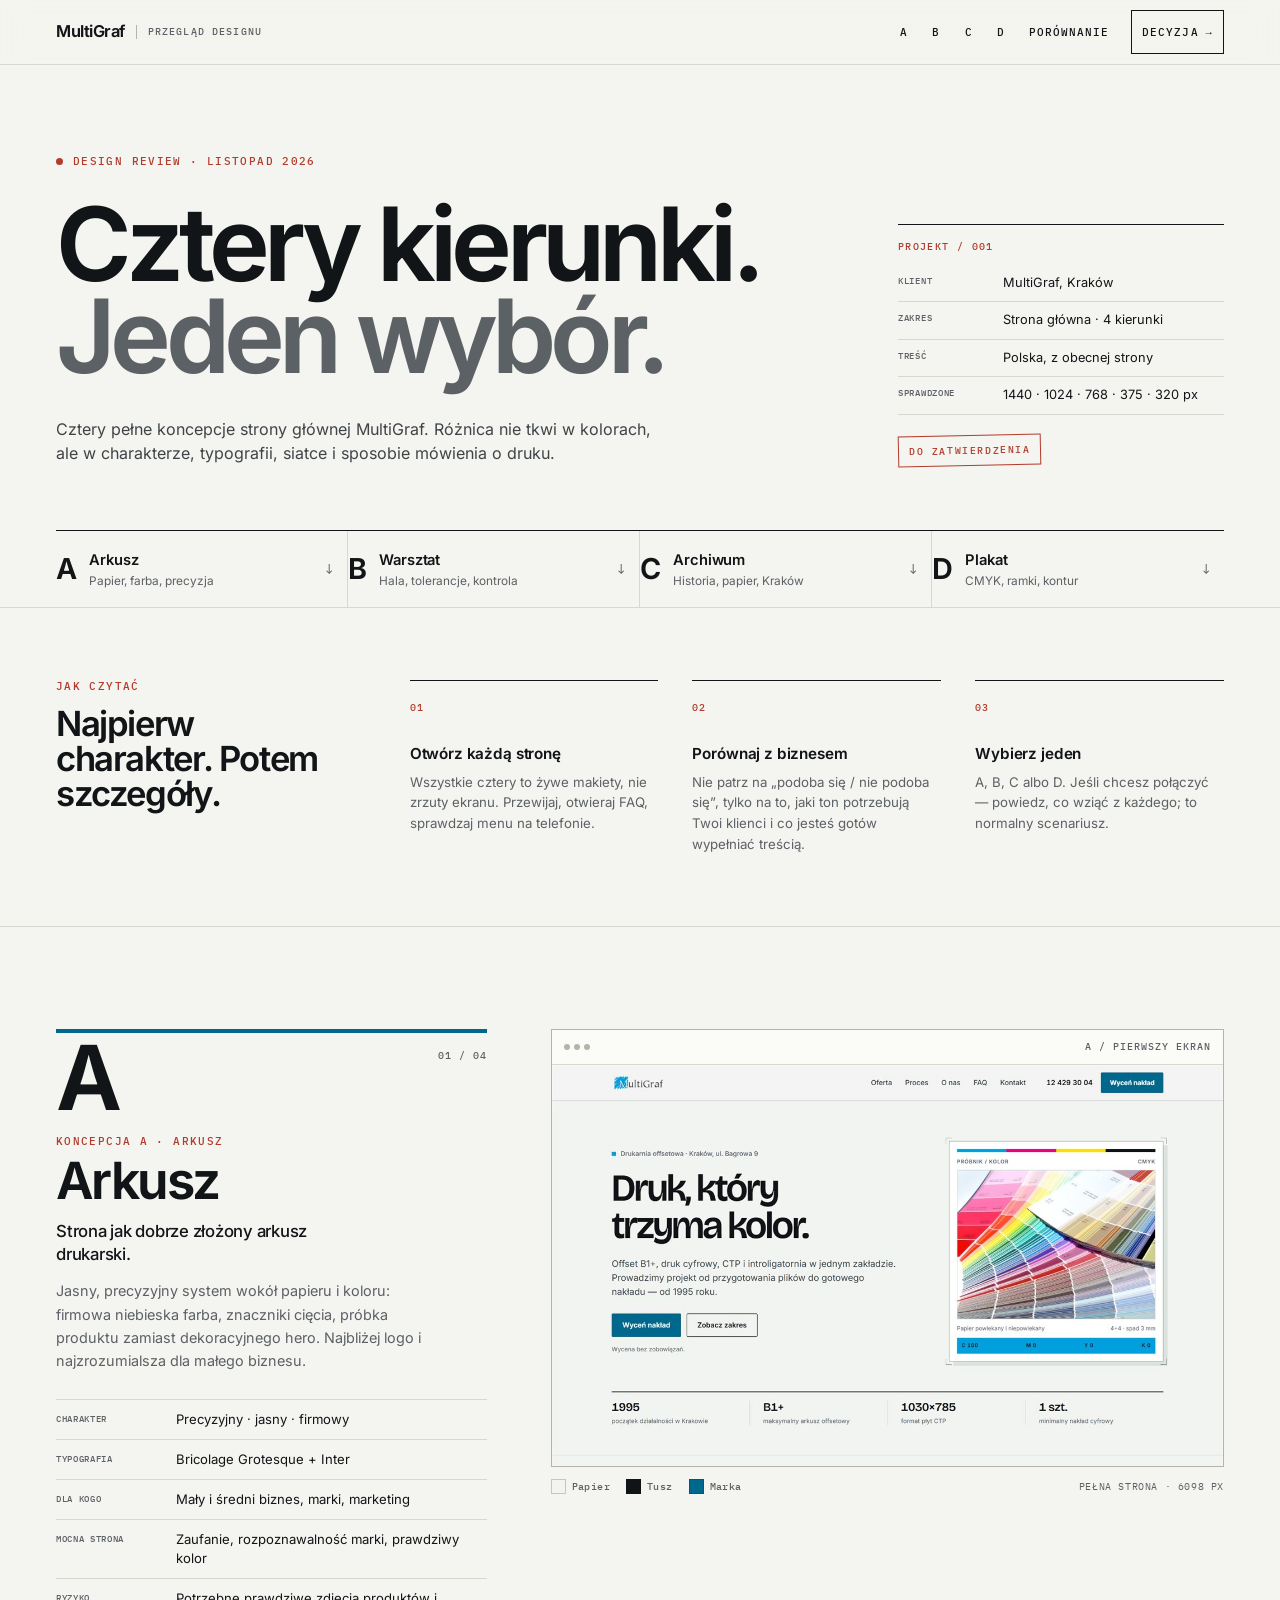
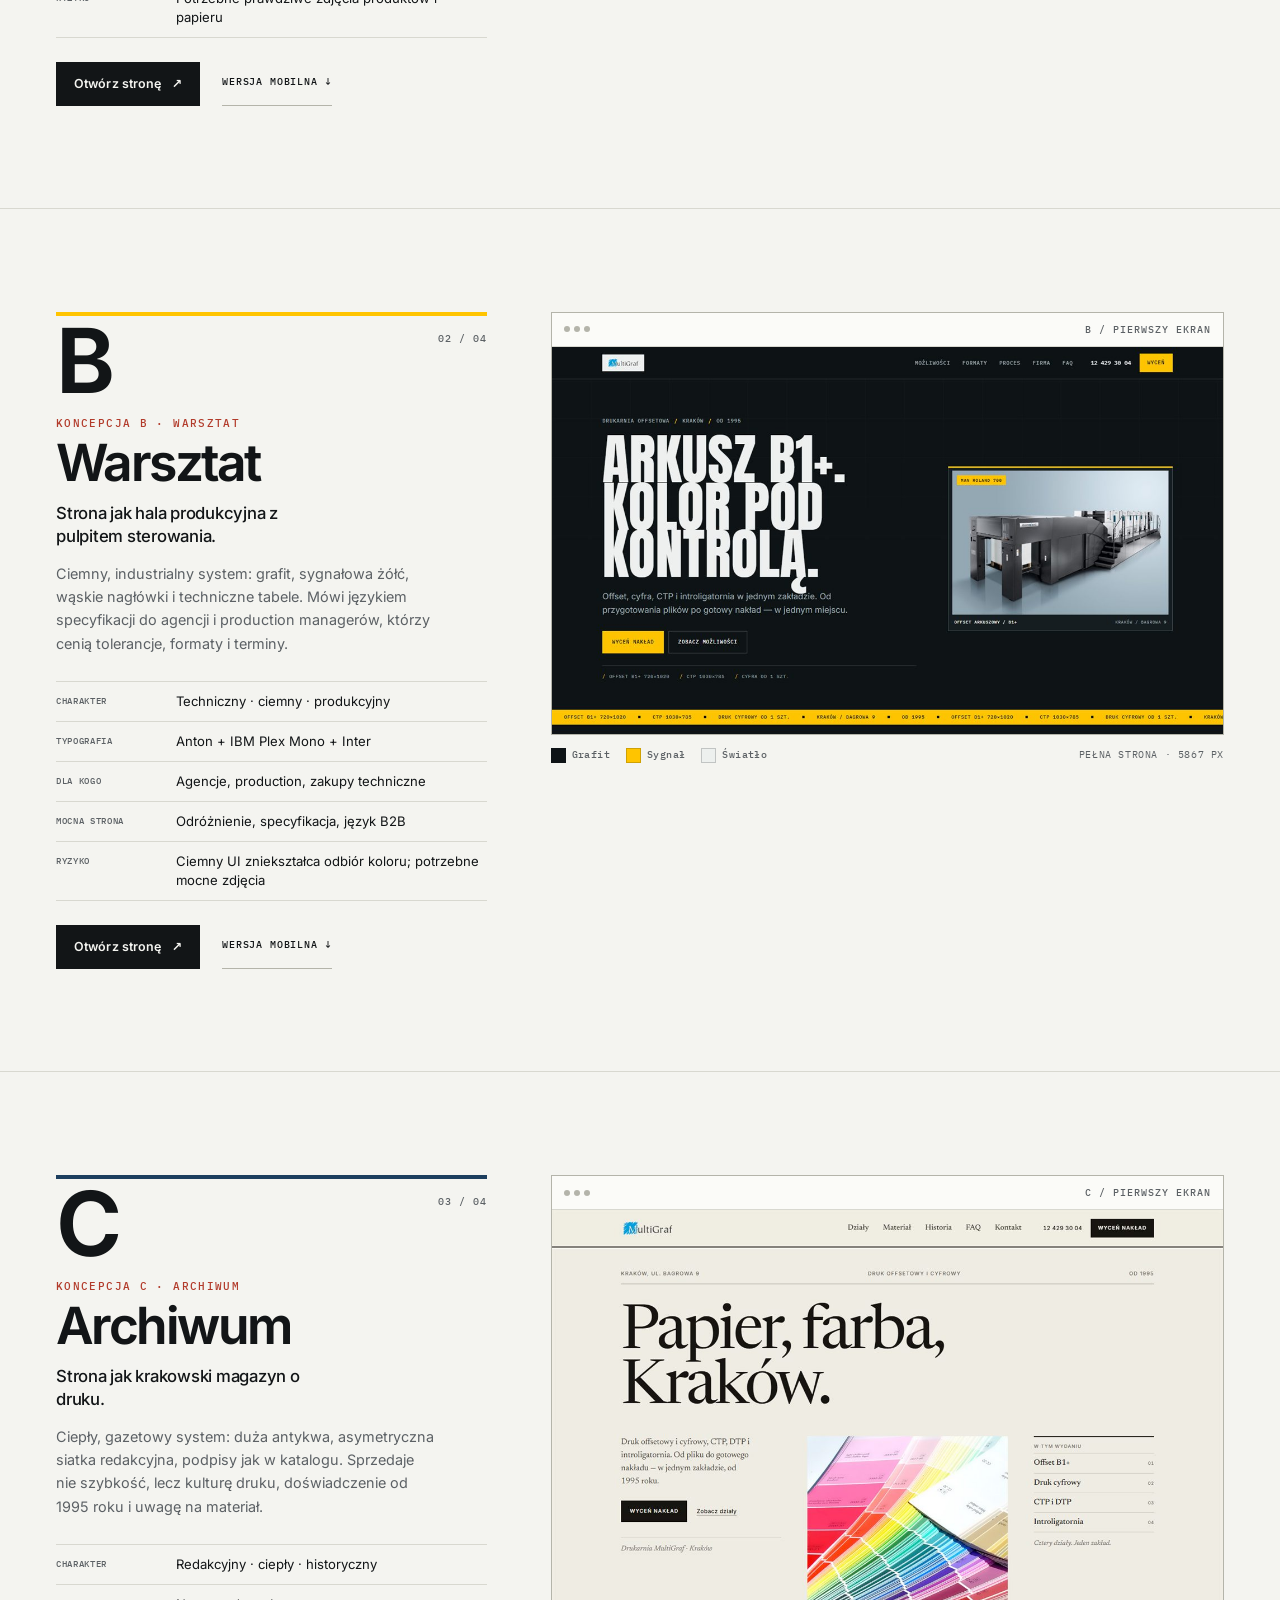
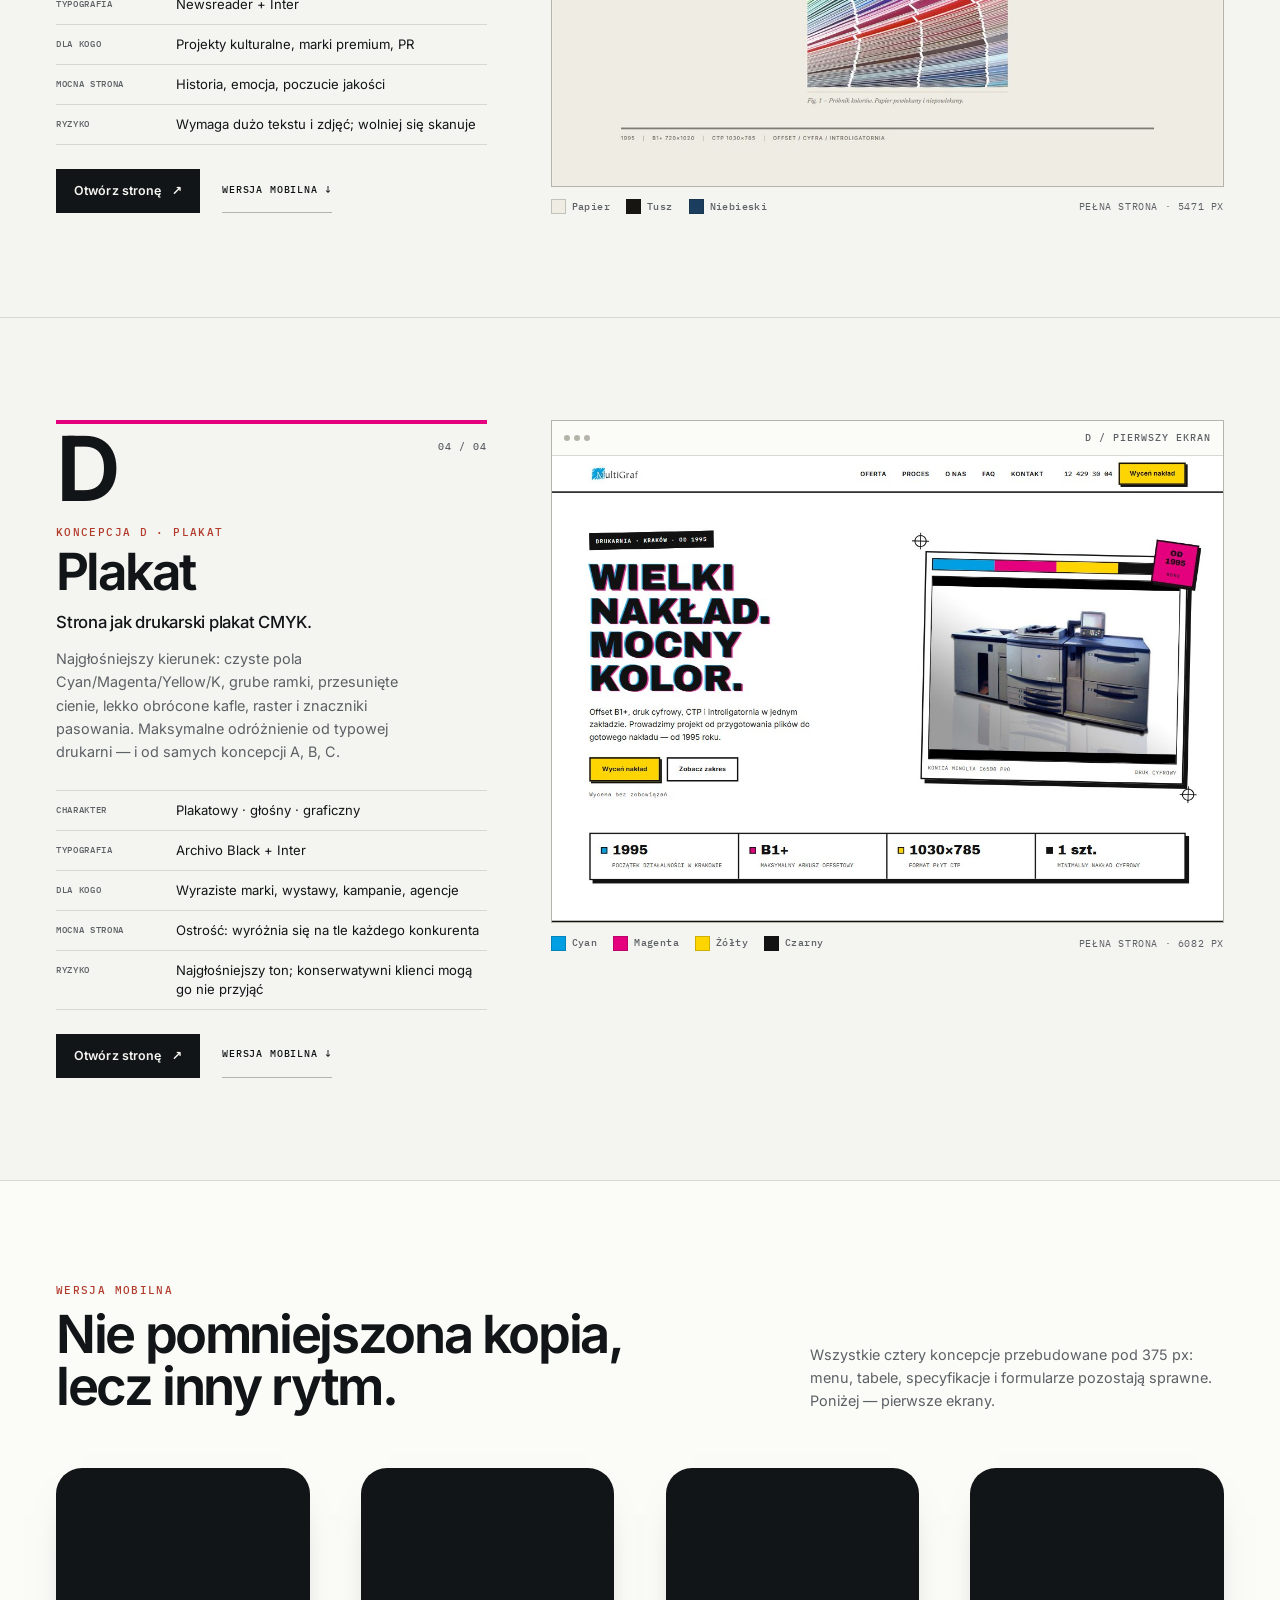
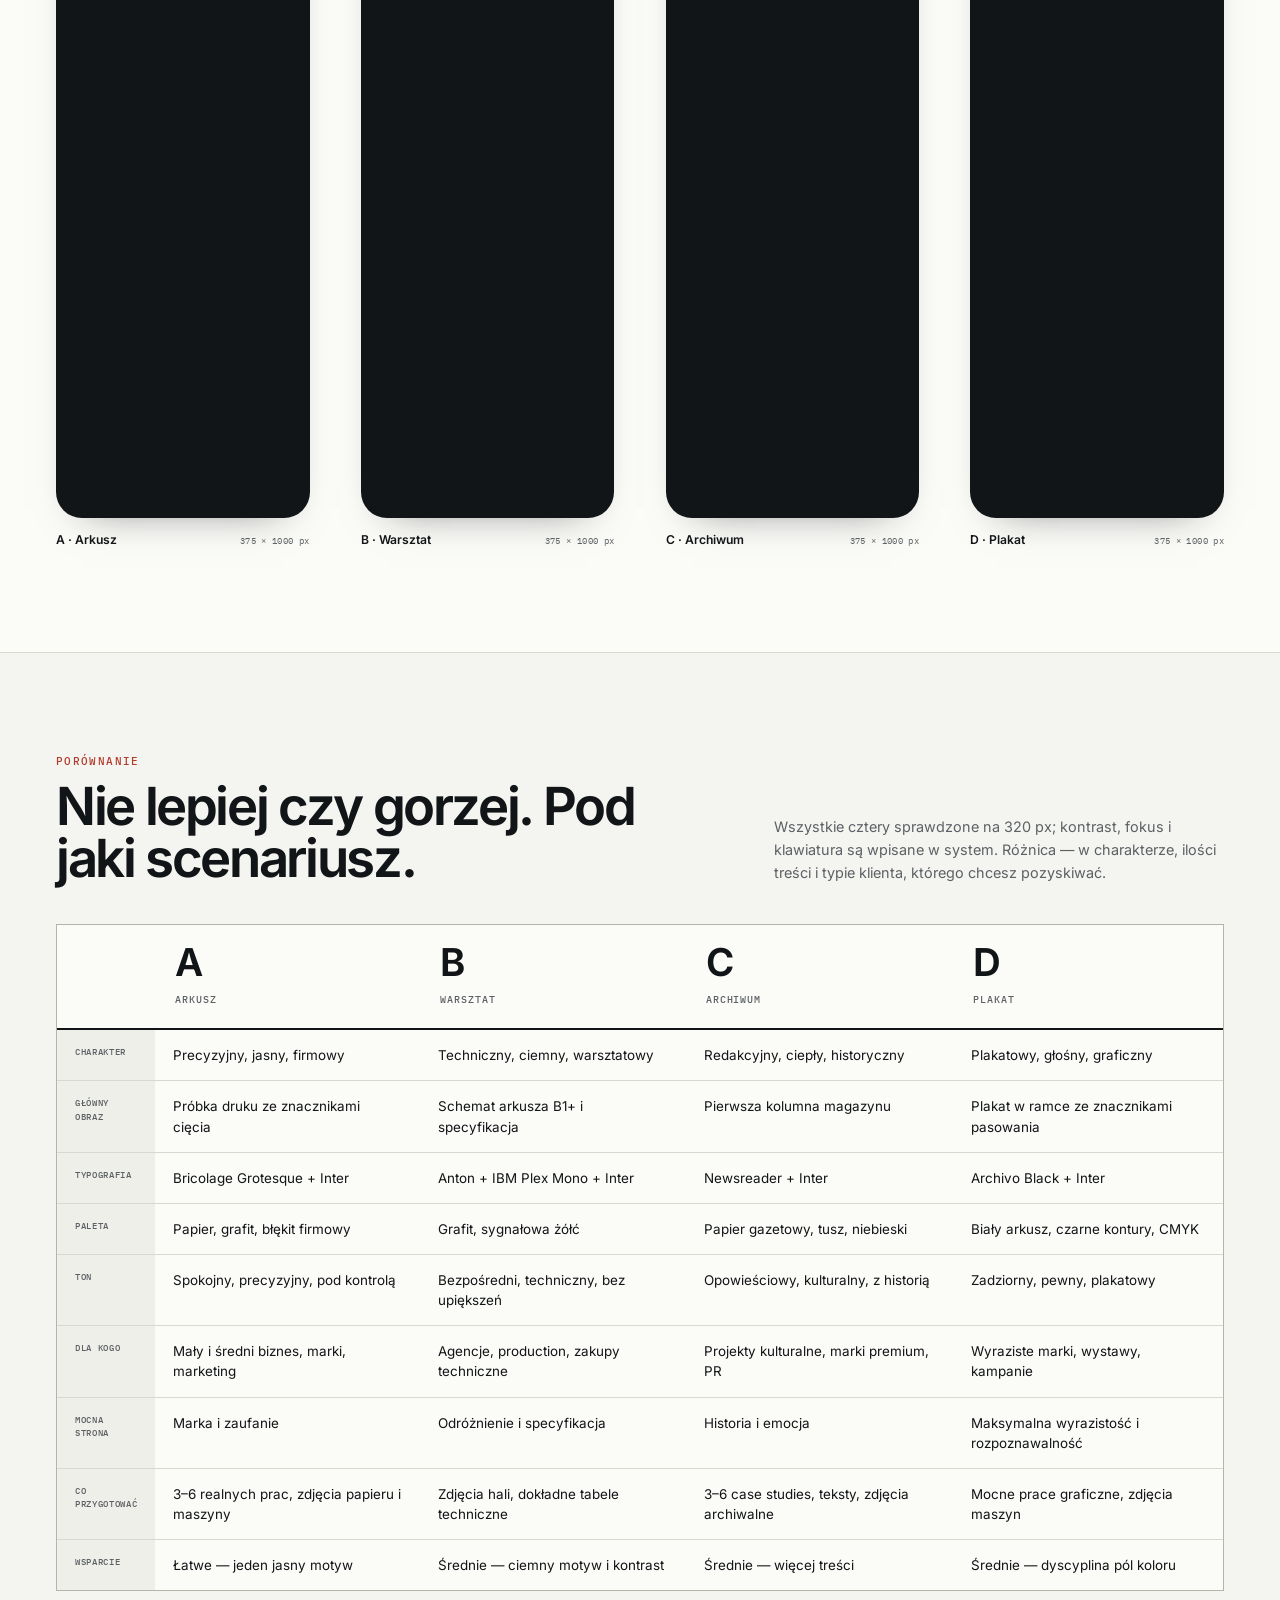
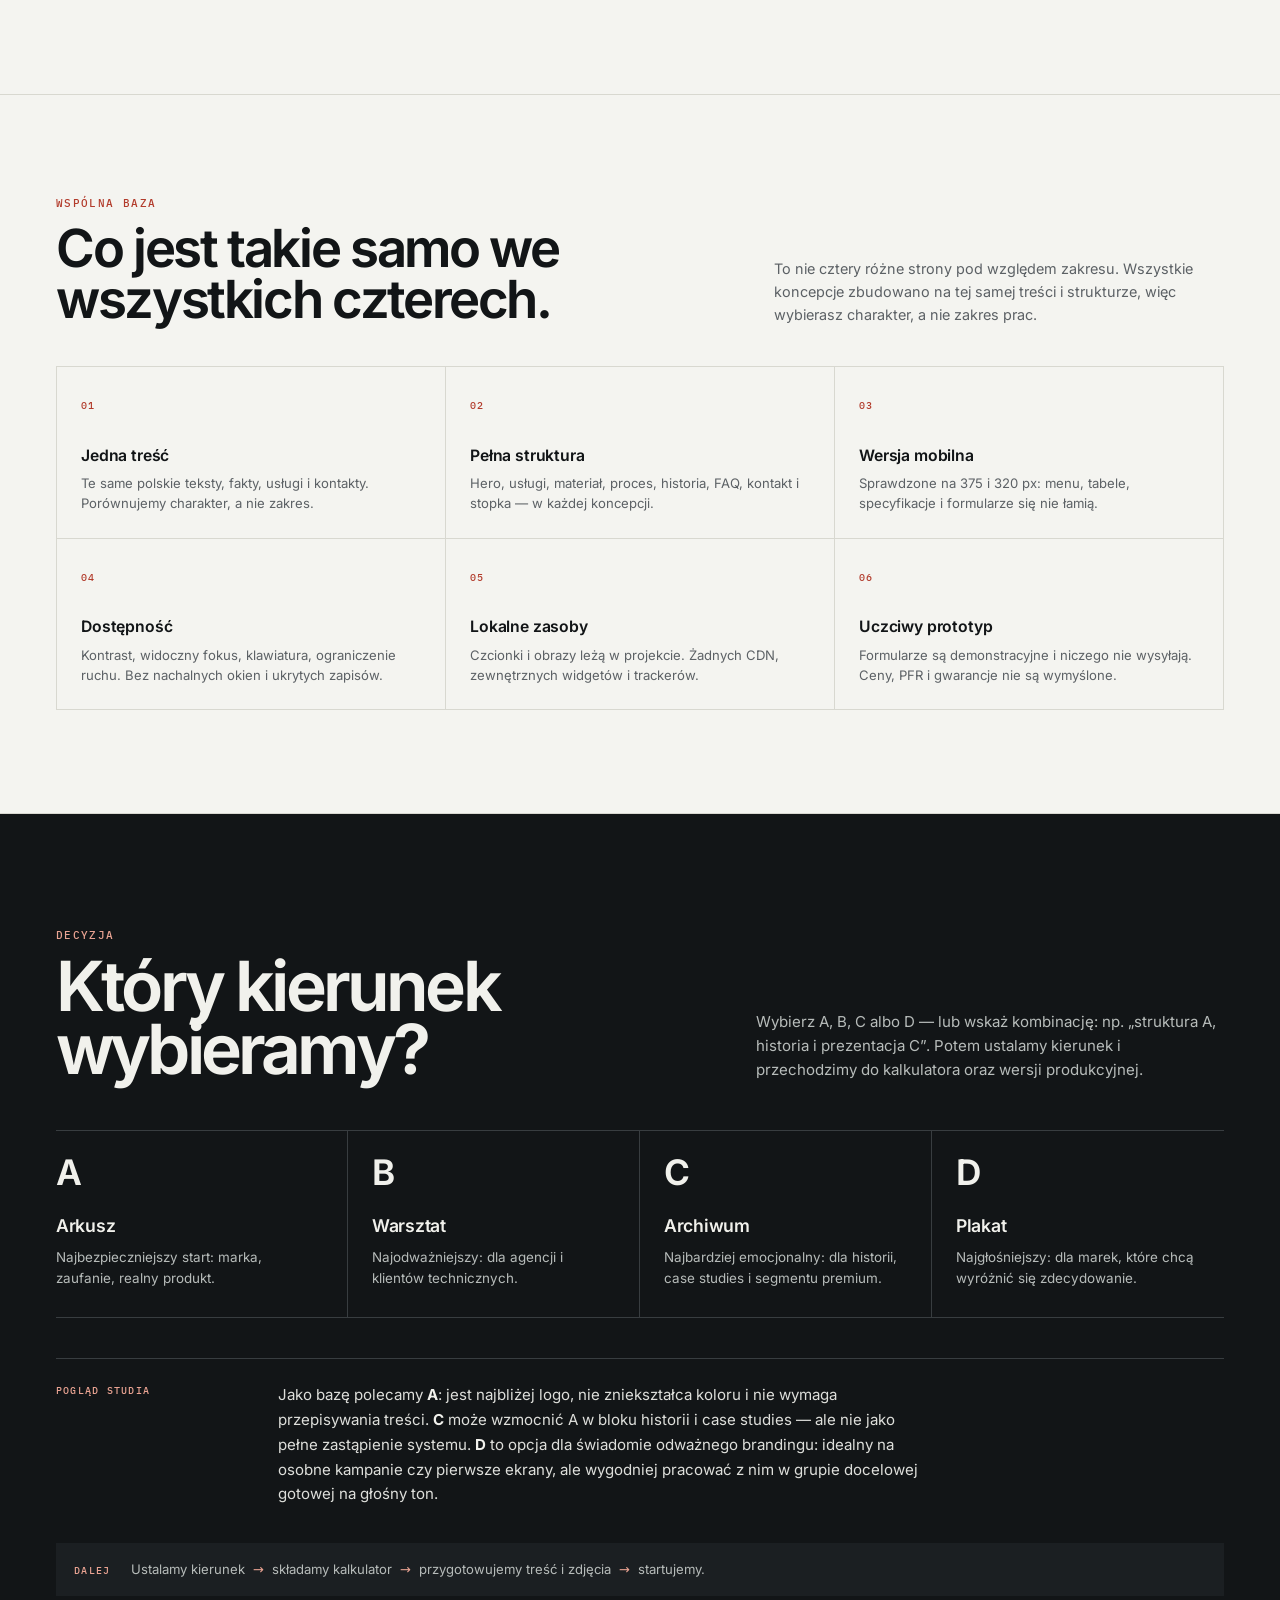
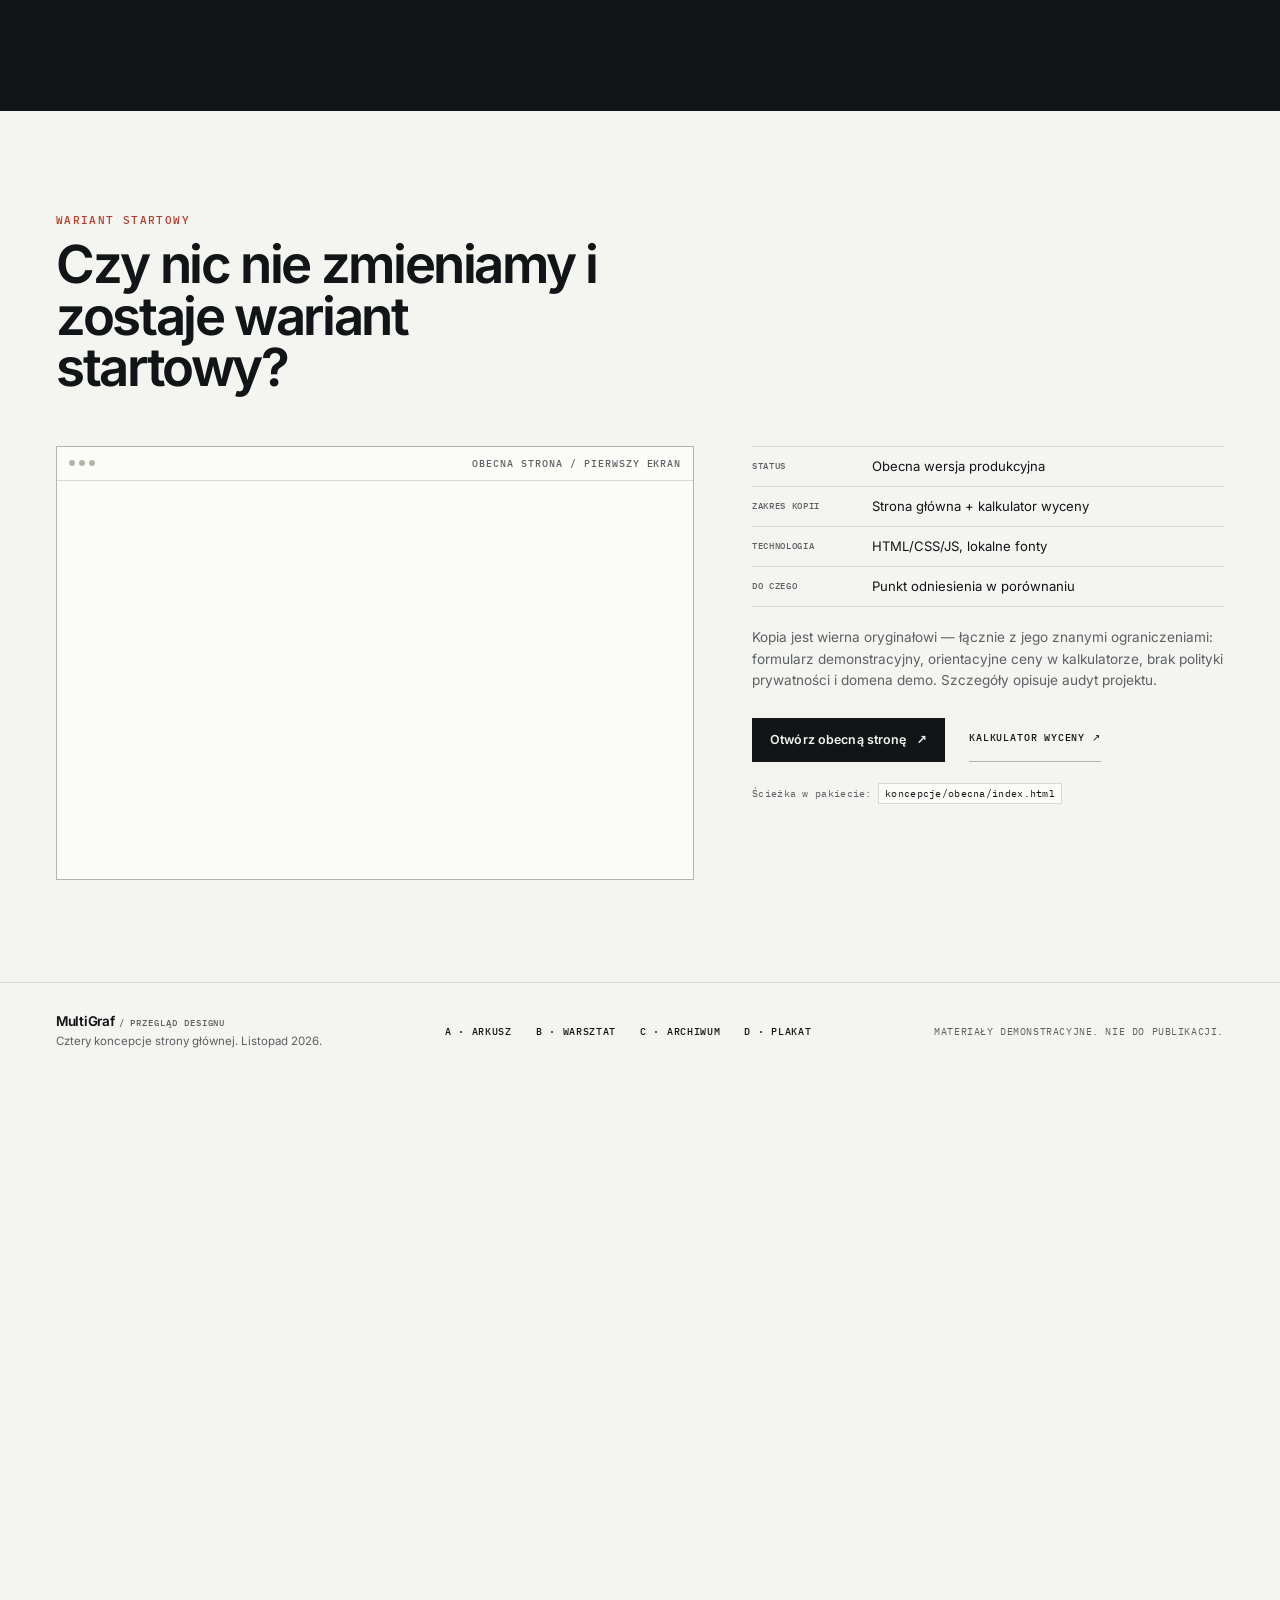
<file: index.html>
<!DOCTYPE html>
<html lang="pl">
<head>
  <meta charset="UTF-8" />
  <meta name="viewport" content="width=device-width, initial-scale=1.0" />
  <meta http-equiv="refresh" content="0; url=koncepcje/" />
  <title>MultiGraf — pakiet projektu strony</title>
</head>
<body>
  <p>Pakiet projektu MultiGraf. <a href="koncepcje/">Przejdź do porównania koncepcji</a>.</p>
</body>
</html>
</file>
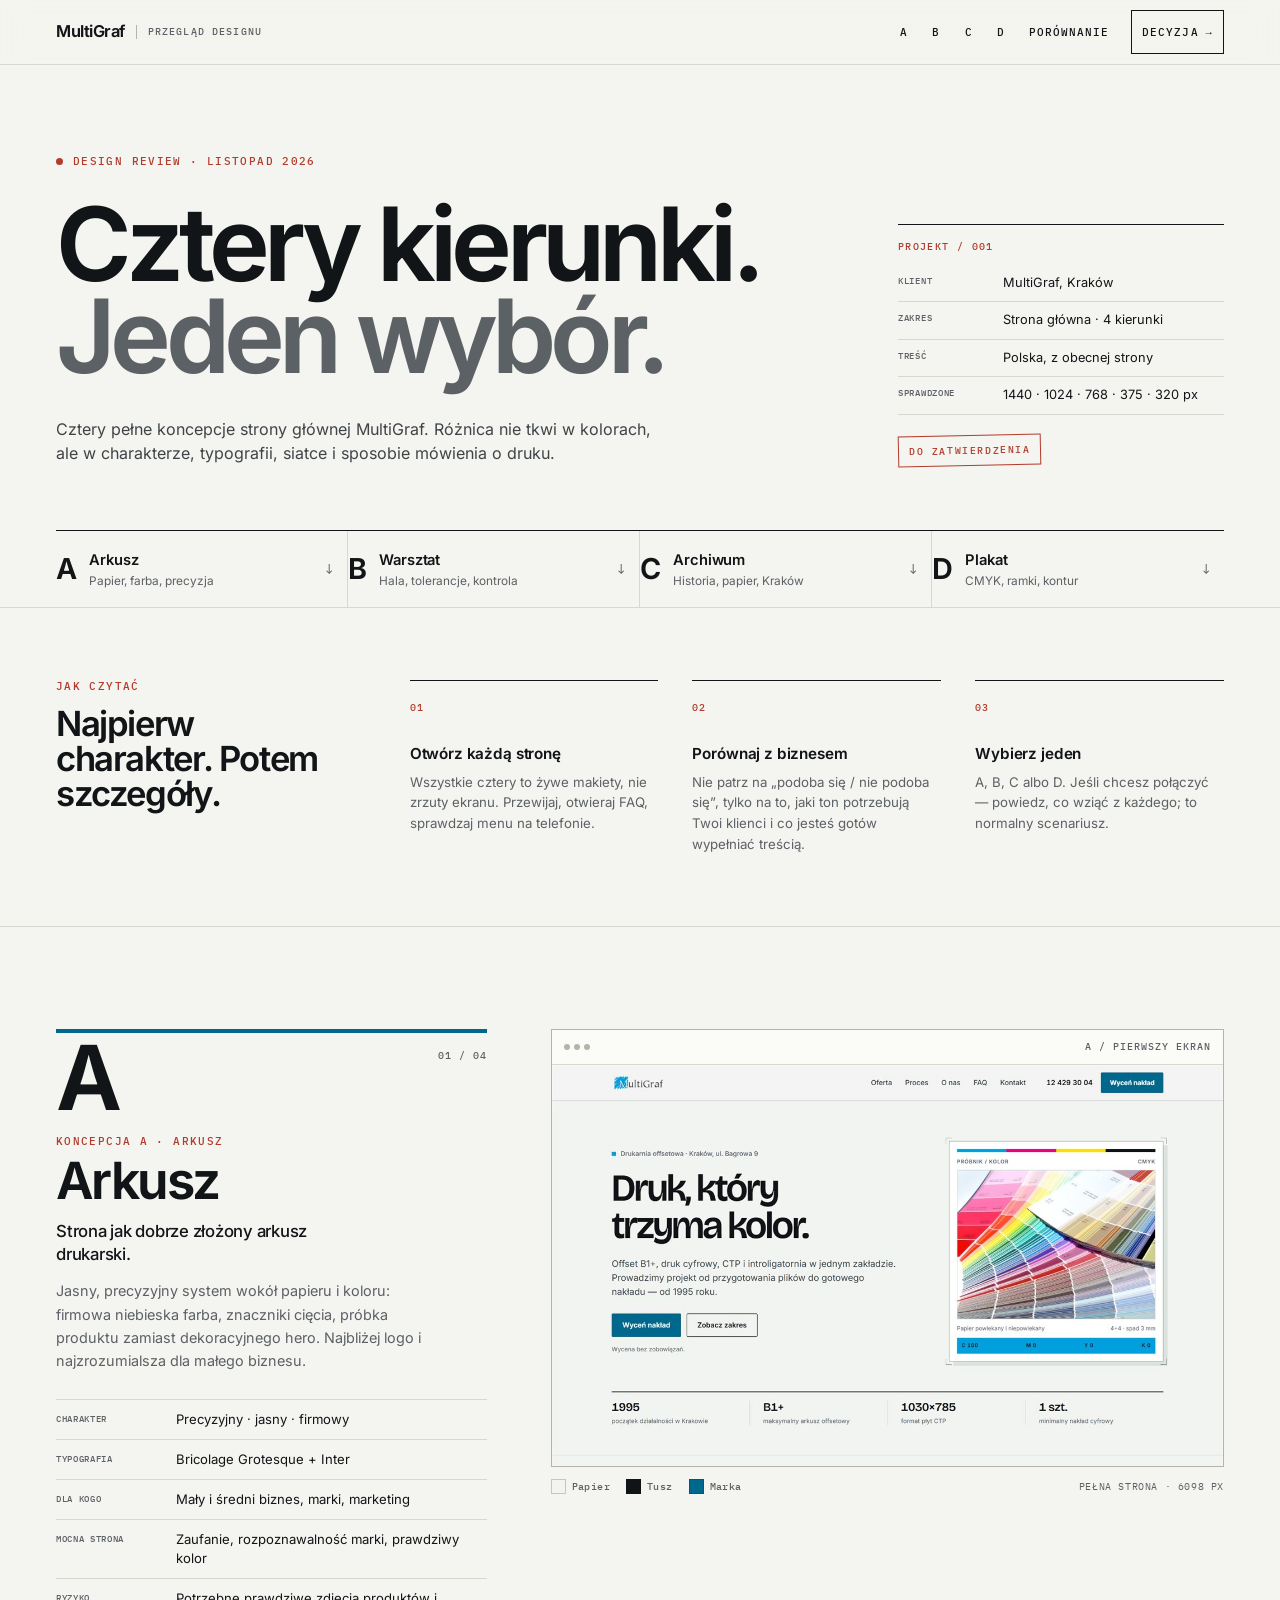
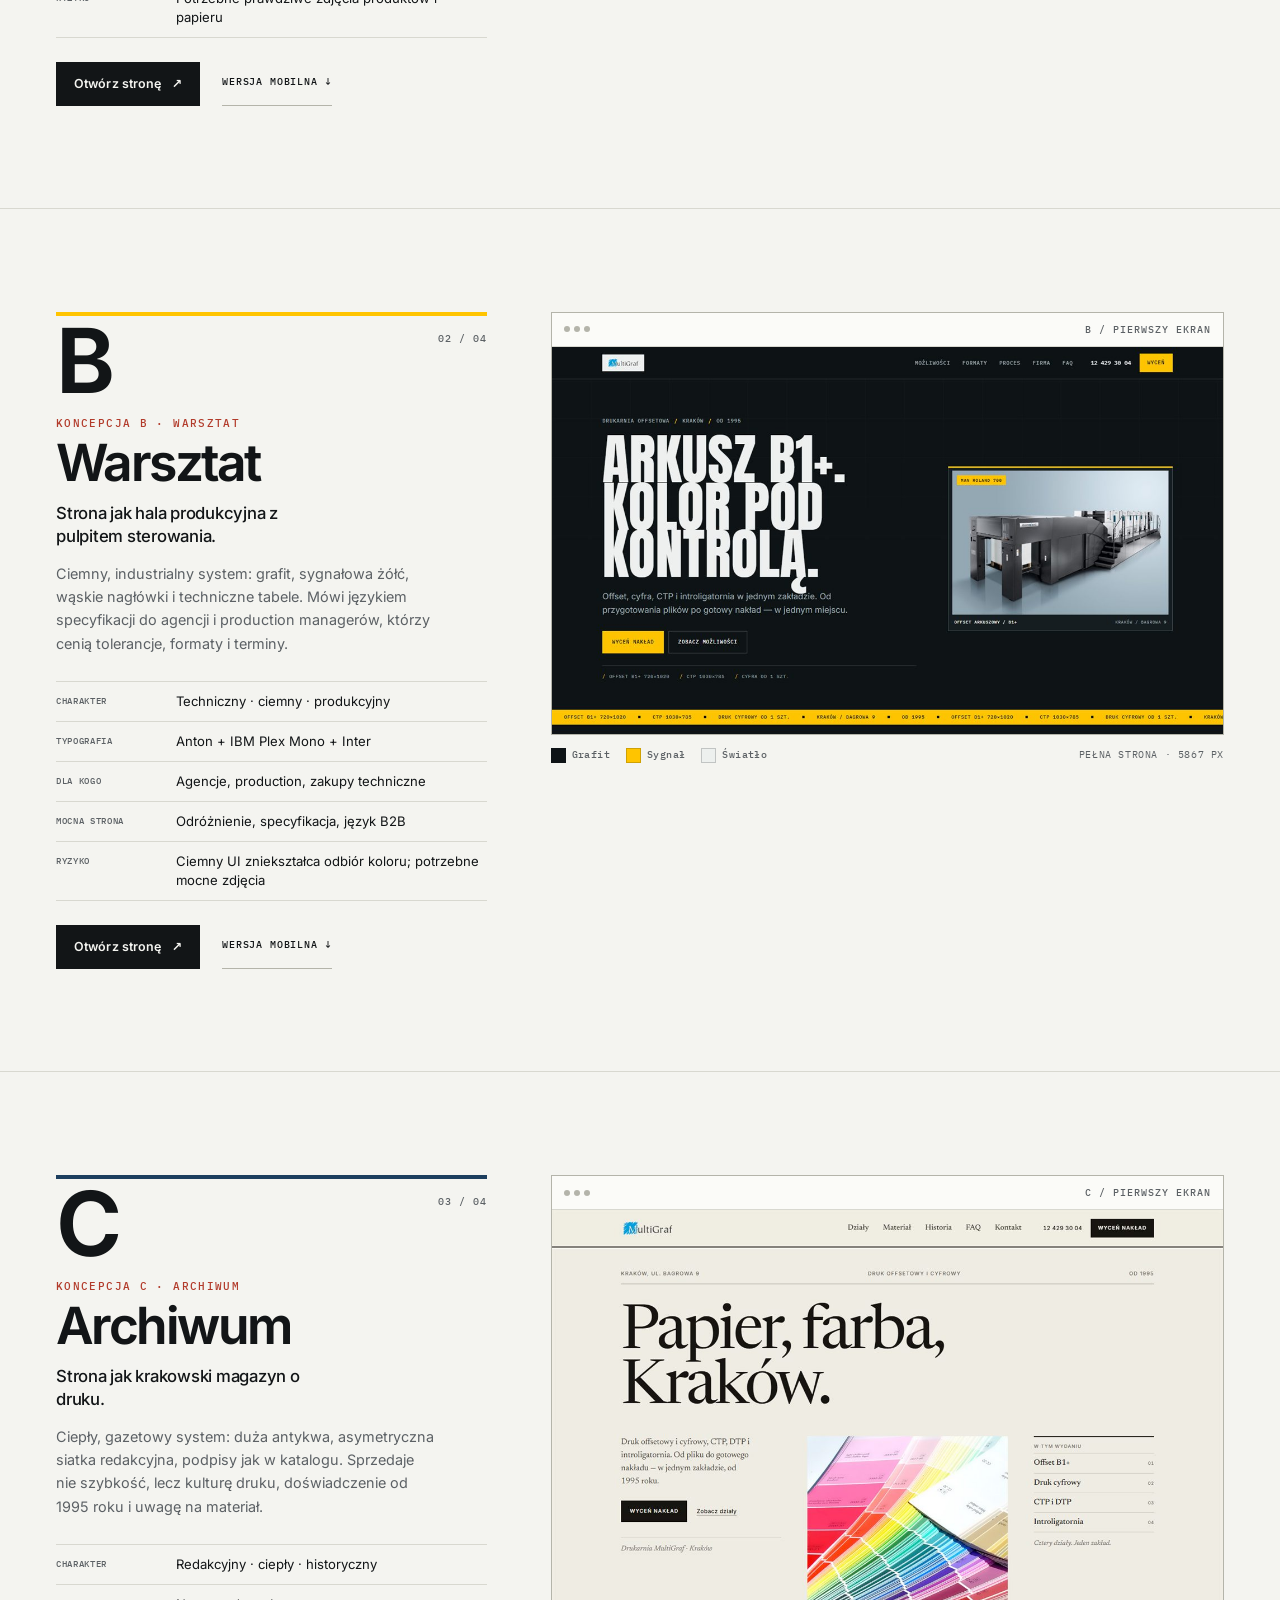
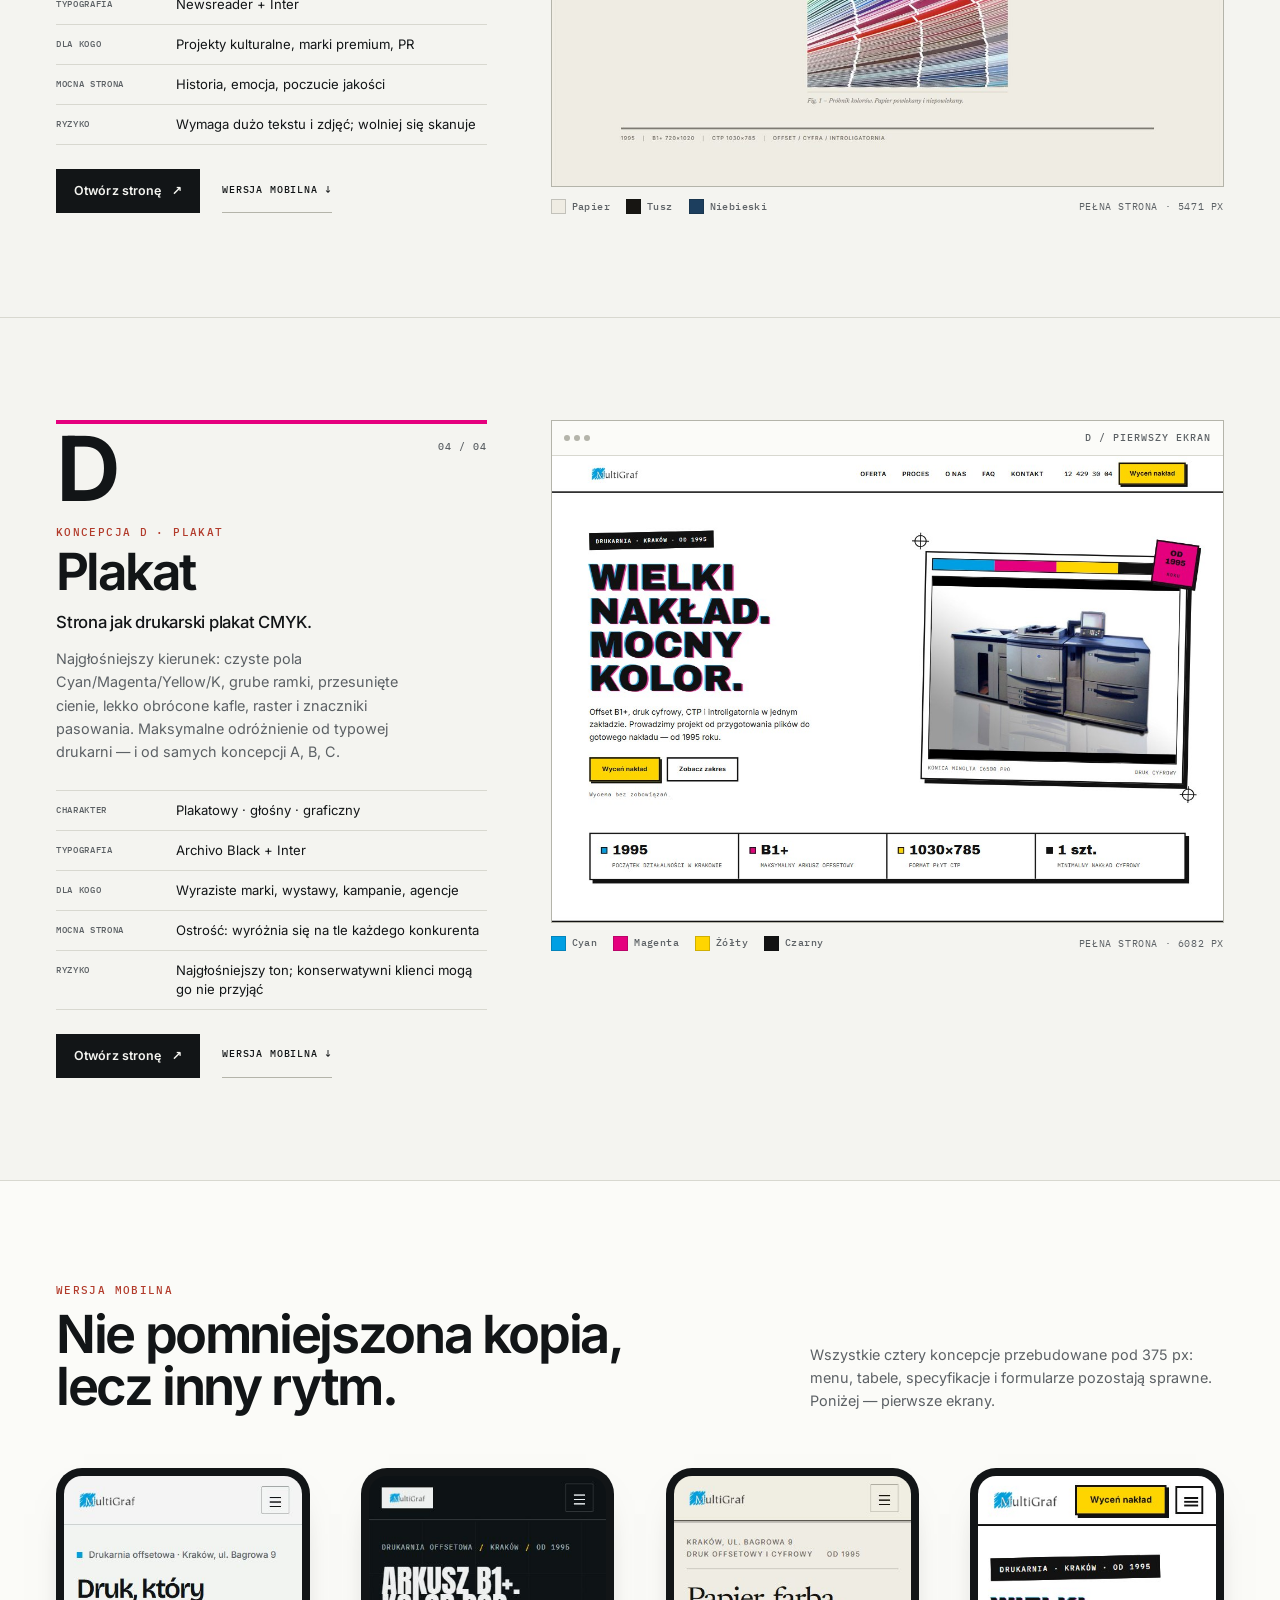
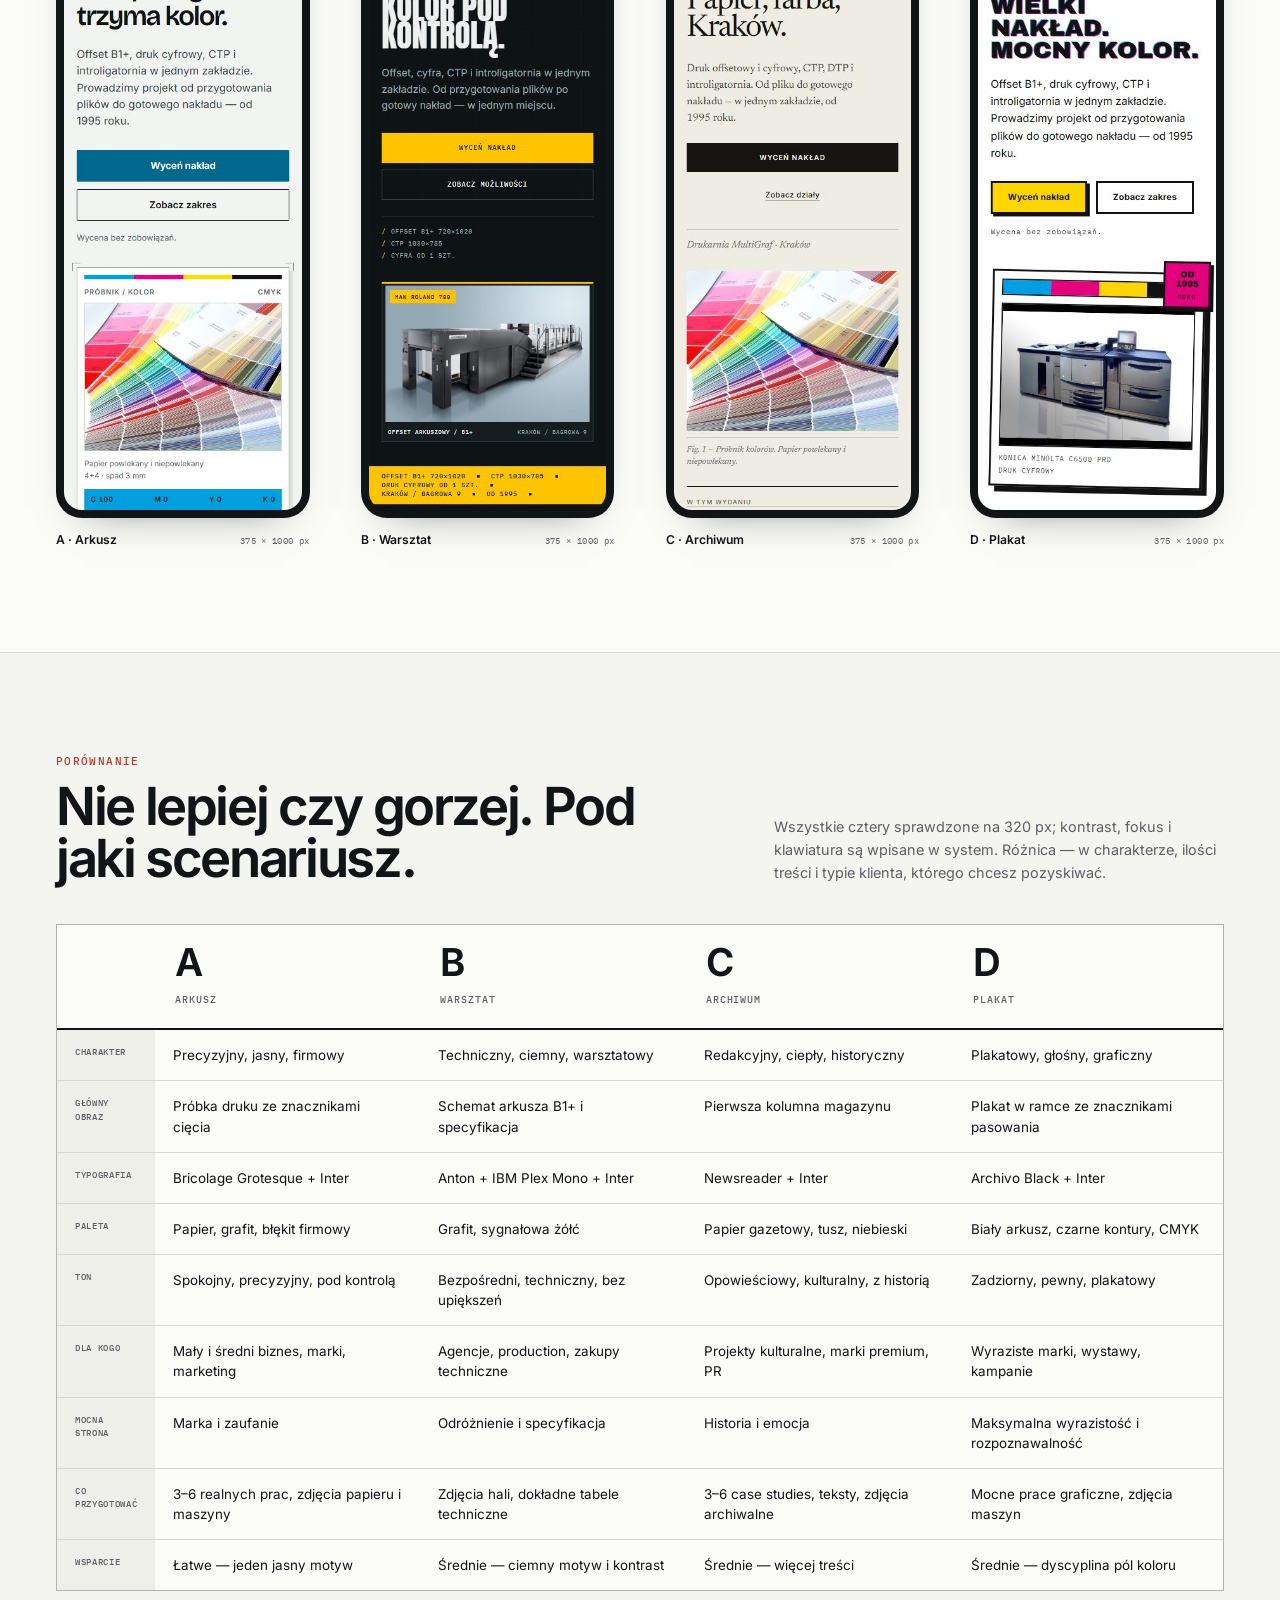
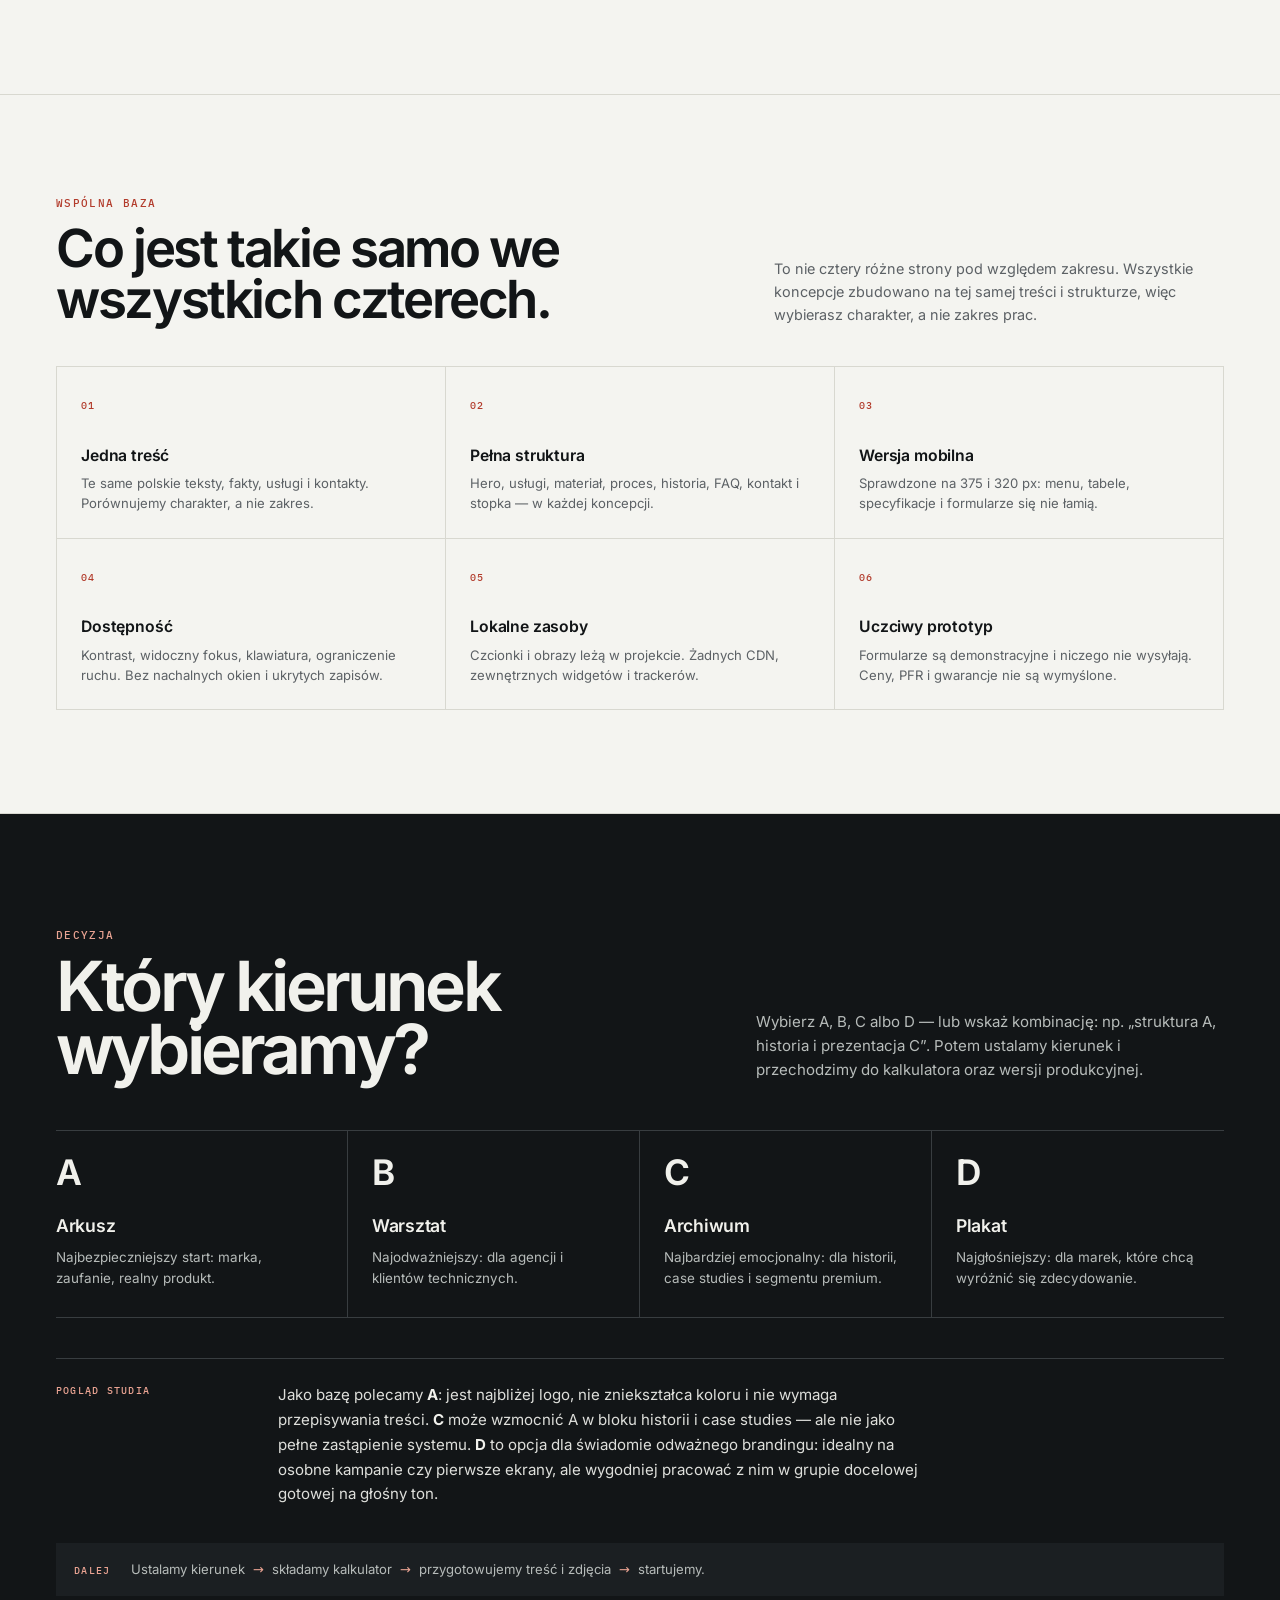
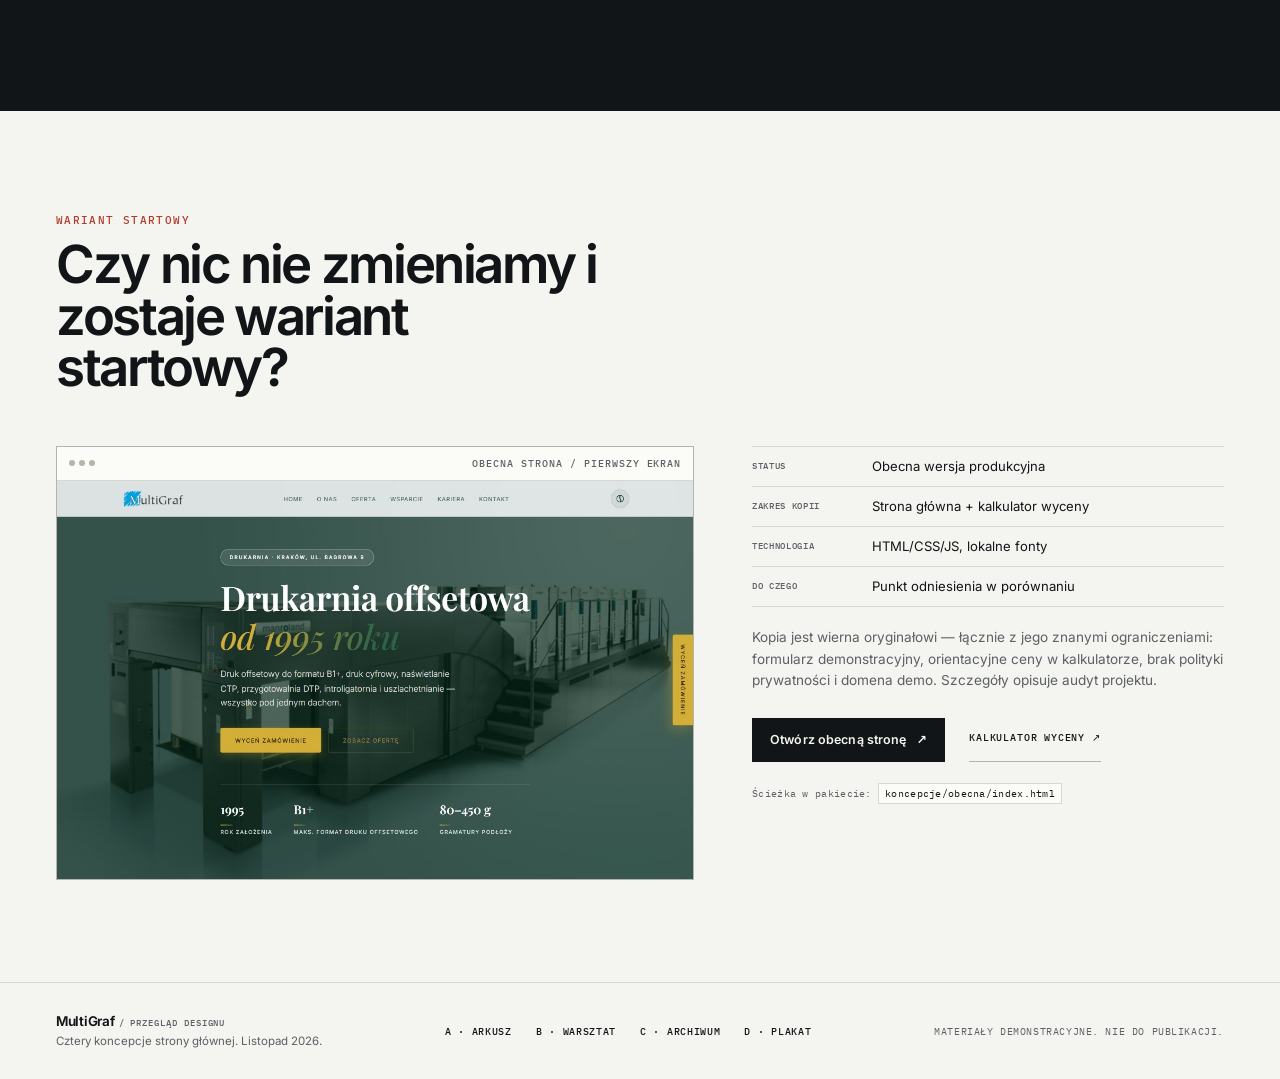
<file: koncepcje/index.html>
<!DOCTYPE html>
<html lang="pl">
<head>
  <meta charset="UTF-8" />
  <meta name="viewport" content="width=device-width, initial-scale=1.0" />
  <meta name="robots" content="noindex, nofollow" />
  <title>MultiGraf — cztery kierunki designu</title>
  <meta name="description" content="Cztery pełne koncepcje strony głównej MultiGraf na tym samym polskim kontencie. Porównanie charakteru, typografii i tonu — do wyboru kierunku." />
  <meta name="theme-color" content="#f5f5f1" />
  <link rel="icon" href="../assets/img/favicon.png" />
  <link rel="stylesheet" href="../assets/css/fonts.css" />
  <link rel="stylesheet" href="../assets/css/base.css" />
  <link rel="stylesheet" href="../assets/css/porownanie.css" />
</head>
<body>
  <a class="skip-link" href="#main">Przejdź do treści</a>

  <header class="site-header">
    <div class="container header-inner">
      <a class="brand" href="#top">
        <span class="brand__name">MultiGraf</span>
        <span class="brand__tag">przegląd designu</span>
      </a>

      <nav class="site-nav" aria-label="Nawigacja strony">
        <a href="#a" aria-label="Koncepcja A — Arkusz">A</a>
        <a href="#b" aria-label="Koncepcja B — Warsztat">B</a>
        <a href="#c" aria-label="Koncepcja C — Archiwum">C</a>
        <a href="#d" aria-label="Koncepcja D — Plakat">D</a>
        <a href="#porownanie">Porównanie</a>
        <a class="site-nav__cta" href="#decyzja">Decyzja <span aria-hidden="true">→</span></a>
      </nav>
    </div>
  </header>

  <main id="main">
    <section class="hero" id="top" aria-labelledby="hero-title">
      <div class="container hero-grid">
        <div class="hero-copy">
          <p class="kicker">Design review · listopad 2026</p>
          <h1 id="hero-title">Cztery kierunki.<span>Jeden wybór.</span></h1>
          <p class="hero-lead">
            Cztery pełne koncepcje strony głównej MultiGraf. Różnica nie tkwi w kolorach, ale w charakterze, typografii,
            siatce i sposobie mówienia o druku.
          </p>
        </div>

        <aside class="brief" aria-label="Parametry projektu">
          <p class="brief__label">Projekt / 001</p>
          <dl class="brief__list">
            <div><dt>Klient</dt><dd>MultiGraf, Kraków</dd></div>
            <div><dt>Zakres</dt><dd>Strona główna · 4 kierunki</dd></div>
            <div><dt>Treść</dt><dd>Polska, z obecnej strony</dd></div>
            <div><dt>Sprawdzone</dt><dd>1440 · 1024 · 768 · 375 · 320 px</dd></div>
          </dl>
          <p class="stamp">Do zatwierdzenia</p>
        </aside>
      </div>

      <div class="container">
        <nav class="concept-jump" aria-label="Przejdź do koncepcji">
          <a href="#a">
            <span class="concept-jump__letter">A</span>
            <span class="concept-jump__text"><strong>Arkusz</strong><span>Papier, farba, precyzja</span></span>
            <span class="concept-jump__arrow" aria-hidden="true">↓</span>
          </a>
          <a href="#b">
            <span class="concept-jump__letter">B</span>
            <span class="concept-jump__text"><strong>Warsztat</strong><span>Hala, tolerancje, kontrola</span></span>
            <span class="concept-jump__arrow" aria-hidden="true">↓</span>
          </a>
          <a href="#c">
            <span class="concept-jump__letter">C</span>
            <span class="concept-jump__text"><strong>Archiwum</strong><span>Historia, papier, Kraków</span></span>
            <span class="concept-jump__arrow" aria-hidden="true">↓</span>
          </a>
          <a href="#d">
            <span class="concept-jump__letter">D</span>
            <span class="concept-jump__text"><strong>Plakat</strong><span>CMYK, ramki, kontur</span></span>
            <span class="concept-jump__arrow" aria-hidden="true">↓</span>
          </a>
        </nav>
      </div>
    </section>

    <section class="read" aria-labelledby="read-title">
      <div class="container read-grid">
        <div class="read-intro">
          <p class="eyebrow">Jak czytać</p>
          <h2 id="read-title">Najpierw charakter. Potem szczegóły.</h2>
        </div>

        <ol class="read-steps">
          <li class="read-step">
            <span class="read-step__n">01</span>
            <h3>Otwórz każdą stronę</h3>
            <p>
              Wszystkie cztery to żywe makiety, nie zrzuty ekranu. Przewijaj, otwieraj FAQ,
              sprawdzaj menu na telefonie.
            </p>
          </li>
          <li class="read-step">
            <span class="read-step__n">02</span>
            <h3>Porównaj z biznesem</h3>
            <p>
              Nie patrz na „podoba się / nie podoba się”, tylko na to, jaki ton potrzebują
              Twoi klienci i co jesteś gotów wypełniać treścią.
            </p>
          </li>
          <li class="read-step">
            <span class="read-step__n">03</span>
            <h3>Wybierz jeden</h3>
            <p>
              A, B, C albo D. Jeśli chcesz połączyć — powiedz, co wziąć z każdego;
              to normalny scenariusz.
            </p>
          </li>
        </ol>
      </div>
    </section>

    <article class="concept concept--a" id="a" aria-labelledby="a-title">
      <div class="container concept-grid">
        <div class="concept-info">
          <div class="concept-id">
            <span class="concept-letter" aria-hidden="true">A</span>
            <span class="concept-seq">01 / 04</span>
          </div>

          <p class="eyebrow">Koncepcja A · Arkusz</p>
          <h2 id="a-title">Arkusz</h2>
          <p class="concept-tagline">Strona jak dobrze złożony arkusz drukarski.</p>
          <p class="concept-desc">
            Jasny, precyzyjny system wokół papieru i koloru: firmowa niebieska farba,
            znaczniki cięcia, próbka produktu zamiast dekoracyjnego hero. Najbliżej
            logo i najzrozumialsza dla małego biznesu.
          </p>

          <dl class="facts">
            <div><dt>Charakter</dt><dd>Precyzyjny · jasny · firmowy</dd></div>
            <div><dt>Typografia</dt><dd>Bricolage Grotesque + Inter</dd></div>
            <div><dt>Dla kogo</dt><dd>Mały i średni biznes, marki, marketing</dd></div>
            <div><dt>Mocna strona</dt><dd>Zaufanie, rozpoznawalność marki, prawdziwy kolor</dd></div>
            <div><dt>Ryzyko</dt><dd>Potrzebne prawdziwe zdjęcia produktów i papieru</dd></div>
          </dl>

          <div class="concept-actions">
            <a class="btn" href="a-arkusz.html">Otwórz stronę <span aria-hidden="true">↗</span></a>
            <a class="text-link" href="#mobile">Wersja mobilna <span aria-hidden="true">↓</span></a>
          </div>
        </div>

        <div class="concept-media">
          <figure class="shot">
            <div class="shot-bar">
              <span class="shot-dots" aria-hidden="true"><span></span><span></span><span></span></span>
              <span>A / pierwszy ekran</span>
            </div>
            <a class="shot-link" href="a-arkusz.html" aria-label="Otwórz koncepcję A — Arkusz">
              <img
                src="img/a-hero.jpg"
                alt="Pierwszy ekran koncepcji A „Arkusz”: nagłówek „Druk, który trzyma kolor” i próbka druku ze znacznikami cięcia"
                width="1200"
                height="717"
                loading="lazy"
              />
            </a>
          </figure>
          <div class="shot-meta">
            <div class="palette" aria-label="Paleta koncepcji A">
              <span class="swatch"><i style="background:#f2f4f2"></i>Papier</span>
              <span class="swatch"><i style="background:#101416"></i>Tusz</span>
              <span class="swatch"><i style="background:#00688c"></i>Marka</span>
            </div>
            <span class="shot-note">Pełna strona · 6098 px</span>
          </div>
        </div>
      </div>
    </article>

    <article class="concept concept--b" id="b" aria-labelledby="b-title">
      <div class="container concept-grid">
        <div class="concept-info">
          <div class="concept-id">
            <span class="concept-letter" aria-hidden="true">B</span>
            <span class="concept-seq">02 / 04</span>
          </div>

          <p class="eyebrow">Koncepcja B · Warsztat</p>
          <h2 id="b-title">Warsztat</h2>
          <p class="concept-tagline">Strona jak hala produkcyjna z pulpitem sterowania.</p>
          <p class="concept-desc">
            Ciemny, industrialny system: grafit, sygnałowa żółć, wąskie nagłówki
            i techniczne tabele. Mówi językiem specyfikacji do agencji i production
            managerów, którzy cenią tolerancje, formaty i terminy.
          </p>

          <dl class="facts">
            <div><dt>Charakter</dt><dd>Techniczny · ciemny · produkcyjny</dd></div>
            <div><dt>Typografia</dt><dd>Anton + IBM Plex Mono + Inter</dd></div>
            <div><dt>Dla kogo</dt><dd>Agencje, production, zakupy techniczne</dd></div>
            <div><dt>Mocna strona</dt><dd>Odróżnienie, specyfikacja, język B2B</dd></div>
            <div><dt>Ryzyko</dt><dd>Ciemny UI zniekształca odbiór koloru; potrzebne mocne zdjęcia</dd></div>
          </dl>

          <div class="concept-actions">
            <a class="btn" href="b-warsztat.html">Otwórz stronę <span aria-hidden="true">↗</span></a>
            <a class="text-link" href="#mobile">Wersja mobilna <span aria-hidden="true">↓</span></a>
          </div>
        </div>

        <div class="concept-media">
          <figure class="shot">
            <div class="shot-bar">
              <span class="shot-dots" aria-hidden="true"><span></span><span></span><span></span></span>
              <span>B / pierwszy ekran</span>
            </div>
            <a class="shot-link" href="b-warsztat.html" aria-label="Otwórz koncepcję B — Warsztat">
              <img
                src="img/b-hero.jpg"
                alt="Pierwszy ekran koncepcji B „Warsztat”: ciemna strona z żółtym akcentem i nagłówkiem „Arkusz B1+. Kolor pod kontrolą”"
                width="1200"
                height="692"
                loading="lazy"
              />
            </a>
          </figure>
          <div class="shot-meta">
            <div class="palette" aria-label="Paleta koncepcji B">
              <span class="swatch"><i style="background:#0e1316"></i>Grafit</span>
              <span class="swatch"><i style="background:#ffc400"></i>Sygnał</span>
              <span class="swatch"><i style="background:#edf0ee"></i>Światło</span>
            </div>
            <span class="shot-note">Pełna strona · 5867 px</span>
          </div>
        </div>
      </div>
    </article>

    <article class="concept concept--c" id="c" aria-labelledby="c-title">
      <div class="container concept-grid">
        <div class="concept-info">
          <div class="concept-id">
            <span class="concept-letter" aria-hidden="true">C</span>
            <span class="concept-seq">03 / 04</span>
          </div>

          <p class="eyebrow">Koncepcja C · Archiwum</p>
          <h2 id="c-title">Archiwum</h2>
          <p class="concept-tagline">Strona jak krakowski magazyn o druku.</p>
          <p class="concept-desc">
            Ciepły, gazetowy system: duża antykwa, asymetryczna siatka redakcyjna,
            podpisy jak w katalogu. Sprzedaje nie szybkość, lecz kulturę druku,
            doświadczenie od 1995 roku i uwagę na materiał.
          </p>

          <dl class="facts">
            <div><dt>Charakter</dt><dd>Redakcyjny · ciepły · historyczny</dd></div>
            <div><dt>Typografia</dt><dd>Newsreader + Inter</dd></div>
            <div><dt>Dla kogo</dt><dd>Projekty kulturalne, marki premium, PR</dd></div>
            <div><dt>Mocna strona</dt><dd>Historia, emocja, poczucie jakości</dd></div>
            <div><dt>Ryzyko</dt><dd>Wymaga dużo tekstu i zdjęć; wolniej się skanuje</dd></div>
          </dl>

          <div class="concept-actions">
            <a class="btn" href="c-archiwum.html">Otwórz stronę <span aria-hidden="true">↗</span></a>
            <a class="text-link" href="#mobile">Wersja mobilna <span aria-hidden="true">↓</span></a>
          </div>
        </div>

        <div class="concept-media">
          <figure class="shot">
            <div class="shot-bar">
              <span class="shot-dots" aria-hidden="true"><span></span><span></span><span></span></span>
              <span>C / pierwszy ekran</span>
            </div>
            <a class="shot-link" href="c-archiwum.html" aria-label="Otwórz koncepcję C — Archiwum">
              <img
                src="img/c-hero.jpg"
                alt="Pierwszy ekran koncepcji C „Archiwum”: gazetowa strona z dużym nagłówkiem „Papier, farba, Kraków”"
                width="1200"
                height="1029"
                loading="lazy"
              />
            </a>
          </figure>
          <div class="shot-meta">
            <div class="palette" aria-label="Paleta koncepcji C">
              <span class="swatch"><i style="background:#efece3"></i>Papier</span>
              <span class="swatch"><i style="background:#171512"></i>Tusz</span>
              <span class="swatch"><i style="background:#1c3e5e"></i>Niebieski</span>
            </div>
            <span class="shot-note">Pełna strona · 5471 px</span>
          </div>
        </div>
      </div>
    </article>

    <article class="concept concept--d" id="d" aria-labelledby="d-title">
      <div class="container concept-grid">
        <div class="concept-info">
          <div class="concept-id">
            <span class="concept-letter" aria-hidden="true">D</span>
            <span class="concept-seq">04 / 04</span>
          </div>

          <p class="eyebrow">Koncepcja D · Plakat</p>
          <h2 id="d-title">Plakat</h2>
          <p class="concept-tagline">Strona jak drukarski plakat CMYK.</p>
          <p class="concept-desc">
            Najgłośniejszy kierunek: czyste pola Cyan/Magenta/Yellow/K, grube ramki,
            przesunięte cienie, lekko obrócone kafle, raster i znaczniki pasowania.
            Maksymalne odróżnienie od typowej drukarni — i od samych koncepcji A, B, C.
          </p>

          <dl class="facts">
            <div><dt>Charakter</dt><dd>Plakatowy · głośny · graficzny</dd></div>
            <div><dt>Typografia</dt><dd>Archivo Black + Inter</dd></div>
            <div><dt>Dla kogo</dt><dd>Wyraziste marki, wystawy, kampanie, agencje</dd></div>
            <div><dt>Mocna strona</dt><dd>Ostrość: wyróżnia się na tle każdego konkurenta</dd></div>
            <div><dt>Ryzyko</dt><dd>Najgłośniejszy ton; konserwatywni klienci mogą go nie przyjąć</dd></div>
          </dl>

          <div class="concept-actions">
            <a class="btn" href="d-plakat.html">Otwórz stronę <span aria-hidden="true">↗</span></a>
            <a class="text-link" href="#mobile">Wersja mobilna <span aria-hidden="true">↓</span></a>
          </div>
        </div>

        <div class="concept-media">
          <figure class="shot">
            <div class="shot-bar">
              <span class="shot-dots" aria-hidden="true"><span></span><span></span><span></span></span>
              <span>D / pierwszy ekran</span>
            </div>
            <a class="shot-link" href="d-plakat.html" aria-label="Otwórz koncepcję D — Plakat">
              <img
                src="img/d-hero.jpg"
                alt="Pierwszy ekran koncepcji D „Plakat”: biały arkusz z polami CMYK, nagłówek „Wielki nakład. Mocny kolor.” i plakat ze znacznikami pasowania"
                width="1200"
                height="834"
                loading="lazy"
              />
            </a>
          </figure>
          <div class="shot-meta">
            <div class="palette" aria-label="Paleta koncepcji D">
              <span class="swatch"><i style="background:#009fe3"></i>Cyan</span>
              <span class="swatch"><i style="background:#e5007e"></i>Magenta</span>
              <span class="swatch"><i style="background:#ffd500"></i>Żółty</span>
              <span class="swatch"><i style="background:#121212"></i>Czarny</span>
            </div>
            <span class="shot-note">Pełna strona · 6082 px</span>
          </div>
        </div>
      </div>
    </article>

    <section class="mobile-band" id="mobile" aria-labelledby="mobile-title">
      <div class="container">
        <div class="mobile-head">
          <div>
            <p class="eyebrow">Wersja mobilna</p>
            <h2 id="mobile-title">Nie pomniejszona kopia, lecz inny rytm.</h2>
          </div>
          <p class="mobile-lead">
            Wszystkie cztery koncepcje przebudowane pod 375 px: menu, tabele,
            specyfikacje i formularze pozostają sprawne. Poniżej — pierwsze ekrany.
          </p>
        </div>

        <div class="phones" role="region" aria-label="Mobilne podglądy koncepcji" tabindex="0">
          <figure class="phone">
            <div class="phone__shell">
              <img src="img/a-mobile.jpg" alt="Wersja mobilna koncepcji A „Arkusz”" width="375" height="1000" loading="lazy" />
            </div>
            <figcaption><strong>A · Arkusz</strong><span>375 × 1000 px</span></figcaption>
          </figure>
          <figure class="phone">
            <div class="phone__shell">
              <img src="img/b-mobile.jpg" alt="Wersja mobilna koncepcji B „Warsztat”" width="375" height="1000" loading="lazy" />
            </div>
            <figcaption><strong>B · Warsztat</strong><span>375 × 1000 px</span></figcaption>
          </figure>
          <figure class="phone">
            <div class="phone__shell">
              <img src="img/c-mobile.jpg" alt="Wersja mobilna koncepcji C „Archiwum”" width="375" height="1000" loading="lazy" />
            </div>
            <figcaption><strong>C · Archiwum</strong><span>375 × 1000 px</span></figcaption>
          </figure>
          <figure class="phone">
            <div class="phone__shell">
              <img src="img/d-mobile.jpg" alt="Wersja mobilna koncepcji D „Plakat”" width="375" height="1000" loading="lazy" />
            </div>
            <figcaption><strong>D · Plakat</strong><span>375 × 1000 px</span></figcaption>
          </figure>
        </div>
      </div>
    </section>

    <section class="compare" id="porownanie" aria-labelledby="compare-title">
      <div class="container">
        <div class="compare-head">
          <div>
            <p class="eyebrow">Porównanie</p>
            <h2 id="compare-title">Nie lepiej czy gorzej. Pod jaki scenariusz.</h2>
          </div>
          <p class="compare-lead">
            Wszystkie cztery sprawdzone na 320 px; kontrast, fokus i klawiatura są
            wpisane w system. Różnica — w charakterze, ilości treści i typie klienta,
            którego chcesz pozyskiwać.
          </p>
        </div>

        <p class="table-hint" id="table-hint">← Tabelę można przewijać w poziomie →</p>
        <div class="table-wrap" role="region" aria-labelledby="compare-title" aria-describedby="table-hint" tabindex="0">
          <table>
            <thead>
              <tr>
                <th scope="col"><span class="visually-hidden">Kryterium</span></th>
                <th scope="col"><span class="th-letter">A</span><span class="th-name">Arkusz</span></th>
                <th scope="col"><span class="th-letter">B</span><span class="th-name">Warsztat</span></th>
                <th scope="col"><span class="th-letter">C</span><span class="th-name">Archiwum</span></th>
                <th scope="col"><span class="th-letter">D</span><span class="th-name">Plakat</span></th>
              </tr>
            </thead>
            <tbody>
              <tr>
                <th scope="row">Charakter</th>
                <td>Precyzyjny, jasny, firmowy</td>
                <td>Techniczny, ciemny, warsztatowy</td>
                <td>Redakcyjny, ciepły, historyczny</td>
                <td>Plakatowy, głośny, graficzny</td>
              </tr>
              <tr>
                <th scope="row">Główny obraz</th>
                <td>Próbka druku ze znacznikami cięcia</td>
                <td>Schemat arkusza B1+ i specyfikacja</td>
                <td>Pierwsza kolumna magazynu</td>
                <td>Plakat w ramce ze znacznikami pasowania</td>
              </tr>
              <tr>
                <th scope="row">Typografia</th>
                <td>Bricolage Grotesque + Inter</td>
                <td>Anton + IBM Plex Mono + Inter</td>
                <td>Newsreader + Inter</td>
                <td>Archivo Black + Inter</td>
              </tr>
              <tr>
                <th scope="row">Paleta</th>
                <td>Papier, grafit, błękit firmowy</td>
                <td>Grafit, sygnałowa żółć</td>
                <td>Papier gazetowy, tusz, niebieski</td>
                <td>Biały arkusz, czarne kontury, CMYK</td>
              </tr>
              <tr>
                <th scope="row">Ton</th>
                <td>Spokojny, precyzyjny, pod kontrolą</td>
                <td>Bezpośredni, techniczny, bez upiększeń</td>
                <td>Opowieściowy, kulturalny, z historią</td>
                <td>Zadziorny, pewny, plakatowy</td>
              </tr>
              <tr>
                <th scope="row">Dla kogo</th>
                <td>Mały i średni biznes, marki, marketing</td>
                <td>Agencje, production, zakupy techniczne</td>
                <td>Projekty kulturalne, marki premium, PR</td>
                <td>Wyraziste marki, wystawy, kampanie</td>
              </tr>
              <tr>
                <th scope="row">Mocna strona</th>
                <td>Marka i zaufanie</td>
                <td>Odróżnienie i specyfikacja</td>
                <td>Historia i emocja</td>
                <td>Maksymalna wyrazistość i rozpoznawalność</td>
              </tr>
              <tr>
                <th scope="row">Co przygotować</th>
                <td>3–6 realnych prac, zdjęcia papieru i maszyny</td>
                <td>Zdjęcia hali, dokładne tabele techniczne</td>
                <td>3–6 case studies, teksty, zdjęcia archiwalne</td>
                <td>Mocne prace graficzne, zdjęcia maszyn</td>
              </tr>
              <tr>
                <th scope="row">Wsparcie</th>
                <td>Łatwe — jeden jasny motyw</td>
                <td>Średnie — ciemny motyw i kontrast</td>
                <td>Średnie — więcej treści</td>
                <td>Średnie — dyscyplina pól koloru</td>
              </tr>
            </tbody>
          </table>
        </div>
      </div>
    </section>

    <section class="shared" aria-labelledby="shared-title">
      <div class="container">
        <div class="shared-head">
          <div>
            <p class="eyebrow">Wspólna baza</p>
            <h2 id="shared-title">Co jest takie samo we wszystkich czterech.</h2>
          </div>
          <p class="shared-lead">
            To nie cztery różne strony pod względem zakresu. Wszystkie koncepcje
            zbudowano na tej samej treści i strukturze, więc wybierasz charakter,
            a nie zakres prac.
          </p>
        </div>

        <div class="shared-grid">
          <div class="shared-item">
            <span class="shared-item__n">01</span>
            <h3>Jedna treść</h3>
            <p>Te same polskie teksty, fakty, usługi i kontakty. Porównujemy charakter, a nie zakres.</p>
          </div>
          <div class="shared-item">
            <span class="shared-item__n">02</span>
            <h3>Pełna struktura</h3>
            <p>Hero, usługi, materiał, proces, historia, FAQ, kontakt i stopka — w każdej koncepcji.</p>
          </div>
          <div class="shared-item">
            <span class="shared-item__n">03</span>
            <h3>Wersja mobilna</h3>
            <p>Sprawdzone na 375 i 320 px: menu, tabele, specyfikacje i formularze się nie łamią.</p>
          </div>
          <div class="shared-item">
            <span class="shared-item__n">04</span>
            <h3>Dostępność</h3>
            <p>Kontrast, widoczny fokus, klawiatura, ograniczenie ruchu. Bez nachalnych okien i ukrytych zapisów.</p>
          </div>
          <div class="shared-item">
            <span class="shared-item__n">05</span>
            <h3>Lokalne zasoby</h3>
            <p>Czcionki i obrazy leżą w projekcie. Żadnych CDN, zewnętrznych widgetów i trackerów.</p>
          </div>
          <div class="shared-item">
            <span class="shared-item__n">06</span>
            <h3>Uczciwy prototyp</h3>
            <p>Formularze są demonstracyjne i niczego nie wysyłają. Ceny, PFR i gwarancje nie są wymyślone.</p>
          </div>
        </div>
      </div>
    </section>

    <section class="decision" id="decyzja" aria-labelledby="decision-title">
      <div class="container">
        <p class="eyebrow eyebrow--light">Decyzja</p>
        <div class="decision-head">
          <h2 id="decision-title">Który kierunek wybieramy?</h2>
          <p class="decision-lead">
            Wybierz A, B, C albo D — lub wskaż kombinację: np. „struktura A,
            historia i prezentacja C”. Potem ustalamy kierunek i przechodzimy
            do kalkulatora oraz wersji produkcyjnej.
          </p>
        </div>

        <div class="options">
          <div class="option">
            <span class="option__letter">A</span>
            <h3>Arkusz</h3>
            <p>Najbezpieczniejszy start: marka, zaufanie, realny produkt.</p>
          </div>
          <div class="option">
            <span class="option__letter">B</span>
            <h3>Warsztat</h3>
            <p>Najodważniejszy: dla agencji i klientów technicznych.</p>
          </div>
          <div class="option">
            <span class="option__letter">C</span>
            <h3>Archiwum</h3>
            <p>Najbardziej emocjonalny: dla historii, case studies i segmentu premium.</p>
          </div>
          <div class="option">
            <span class="option__letter">D</span>
            <h3>Plakat</h3>
            <p>Najgłośniejszy: dla marek, które chcą wyróżnić się zdecydowanie.</p>
          </div>
        </div>

        <div class="studio-note">
          <p class="studio-note__label">Pogląd studia</p>
          <p>
            Jako bazę polecamy <strong>A</strong>: jest najbliżej logo, nie zniekształca
            koloru i nie wymaga przepisywania treści. <strong>C</strong> może wzmocnić A
            w bloku historii i case studies — ale nie jako pełne zastąpienie systemu.
            <strong>D</strong> to opcja dla świadomie odważnego brandingu: idealny na
            osobne kampanie czy pierwsze ekrany, ale wygodniej pracować z nim w grupie
            docelowej gotowej na głośny ton.
          </p>
        </div>

        <div class="next">
          <span class="next__label">Dalej</span>
          <p>
            Ustalamy kierunek <b aria-hidden="true">→</b> składamy kalkulator
            <b aria-hidden="true">→</b> przygotowujemy treść i zdjęcia
            <b aria-hidden="true">→</b> startujemy.
          </p>
        </div>
      </div>
    </section>

    <section class="status-quo" id="startowy" aria-labelledby="start-title">
      <div class="container">
        <div class="status-head">
          <div>
            <p class="eyebrow">Wariant startowy</p>
            <h2 id="start-title">Czy nic nie zmieniamy i zostaje wariant startowy?</h2>
          </div>
<!--           <p class="status-lead">
            Tak — obecna strona nadal jest pełnoprawnym wariantem. Leży w pakiecie
            jako kopia 1:1, razem z kalkulatorem wyceny, więc można ją otworzyć
            i porównać z każdą z czterech koncepcji.
          </p> -->
        </div>

        <div class="status-grid">
          <figure class="shot status-shot">
            <div class="shot-bar">
              <span class="shot-dots" aria-hidden="true"><span></span><span></span><span></span></span>
              <span>Obecna strona / pierwszy ekran</span>
            </div>
            <a class="shot-link" href="obecna/index.html" target="_blank" rel="noopener">
              <img
                src="img/start-hero.jpg"
                alt="Pierwszy ekran obecnej strony MultiGraf: ciemnozielone tło, zdjęcie maszyny offsetowej i nagłówek „Drukarnia offsetowa od 1995 roku”"
                width="1200"
                height="750"
                loading="lazy"
              />
              <span class="visually-hidden">Otwiera się w nowej karcie</span>
            </a>
          </figure>

          <div class="status-info">
            <dl class="facts status-facts">
              <div><dt>Status</dt><dd>Obecna wersja produkcyjna</dd></div>
              <div><dt>Zakres kopii</dt><dd>Strona główna + kalkulator wyceny</dd></div>
              <div><dt>Technologia</dt><dd>HTML/CSS/JS, lokalne fonty</dd></div>
              <div><dt>Do czego</dt><dd>Punkt odniesienia w porównaniu</dd></div>
            </dl>

            <p class="status-note">
              Kopia jest wierna oryginałowi — łącznie z jego znanymi ograniczeniami:
              formularz demonstracyjny, orientacyjne ceny w kalkulatorze, brak polityki
              prywatności i domena demo. Szczegóły opisuje audyt projektu.
            </p>

            <div class="status-actions">
              <a class="btn" href="obecna/index.html" target="_blank" rel="noopener">
                Otwórz obecną stronę <span aria-hidden="true">↗</span>
                <span class="visually-hidden"> (otwiera się w nowej karcie)</span>
              </a>
              <a class="text-link" href="obecna/wycena.html" target="_blank" rel="noopener">
                Kalkulator wyceny <span aria-hidden="true">↗</span>
                <span class="visually-hidden"> (otwiera się w nowej karcie)</span>
              </a>
            </div>

            <p class="status-path">
              <span>Ścieżka w pakiecie:</span> <code>koncepcje/obecna/index.html</code>
            </p>
          </div>
        </div>
      </div>
    </section>
  </main>

  <footer class="footer">
    <div class="container footer-grid">
      <div class="footer-brand">
        <p><strong>MultiGraf</strong> <span>/ przegląd designu</span></p>
        <p>Cztery koncepcje strony głównej. Listopad 2026.</p>
      </div>
      <nav class="footer-nav" aria-label="Koncepcje">
        <a href="a-arkusz.html">A · Arkusz</a>
        <a href="b-warsztat.html">B · Warsztat</a>
        <a href="c-archiwum.html">C · Archiwum</a>
        <a href="d-plakat.html">D · Plakat</a>
      </nav>
      <p class="footer-note">Materiały demonstracyjne. Nie do publikacji.</p>
    </div>
  </footer>
</body>
</html>
</file>
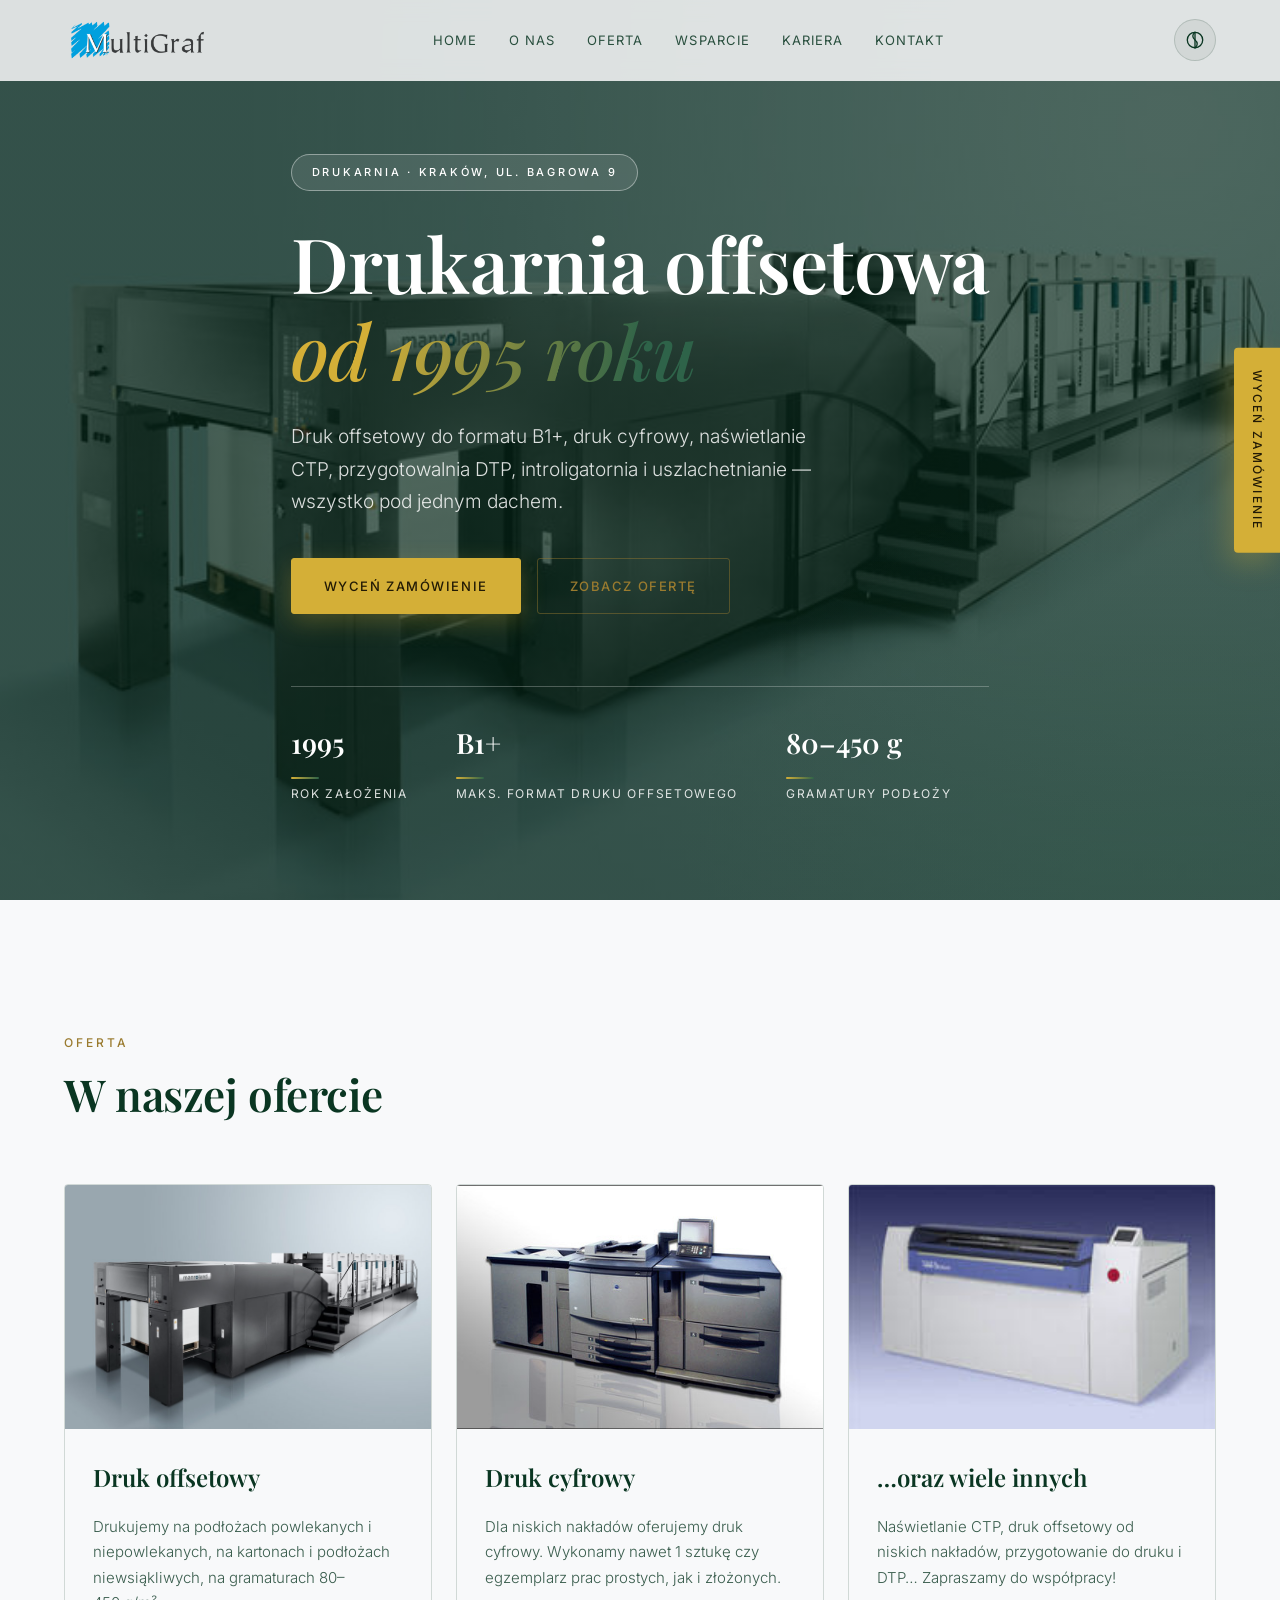
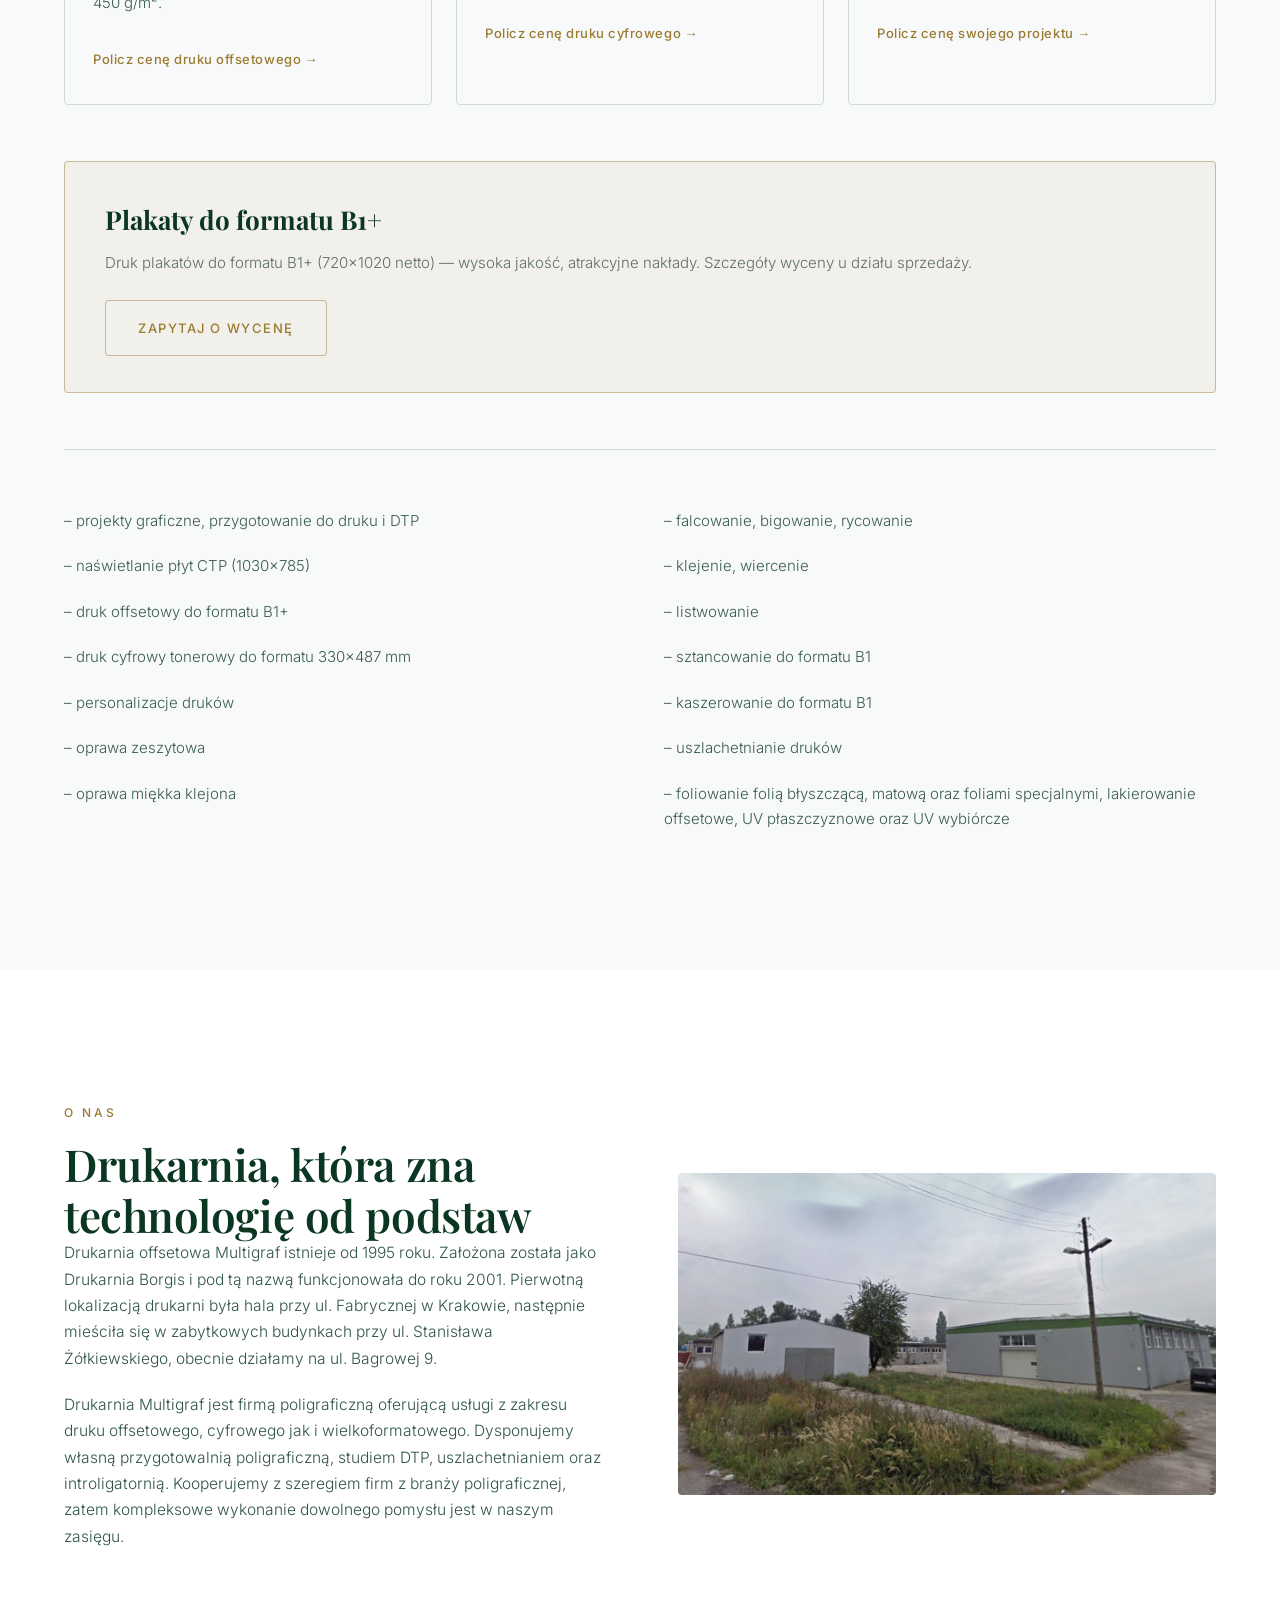
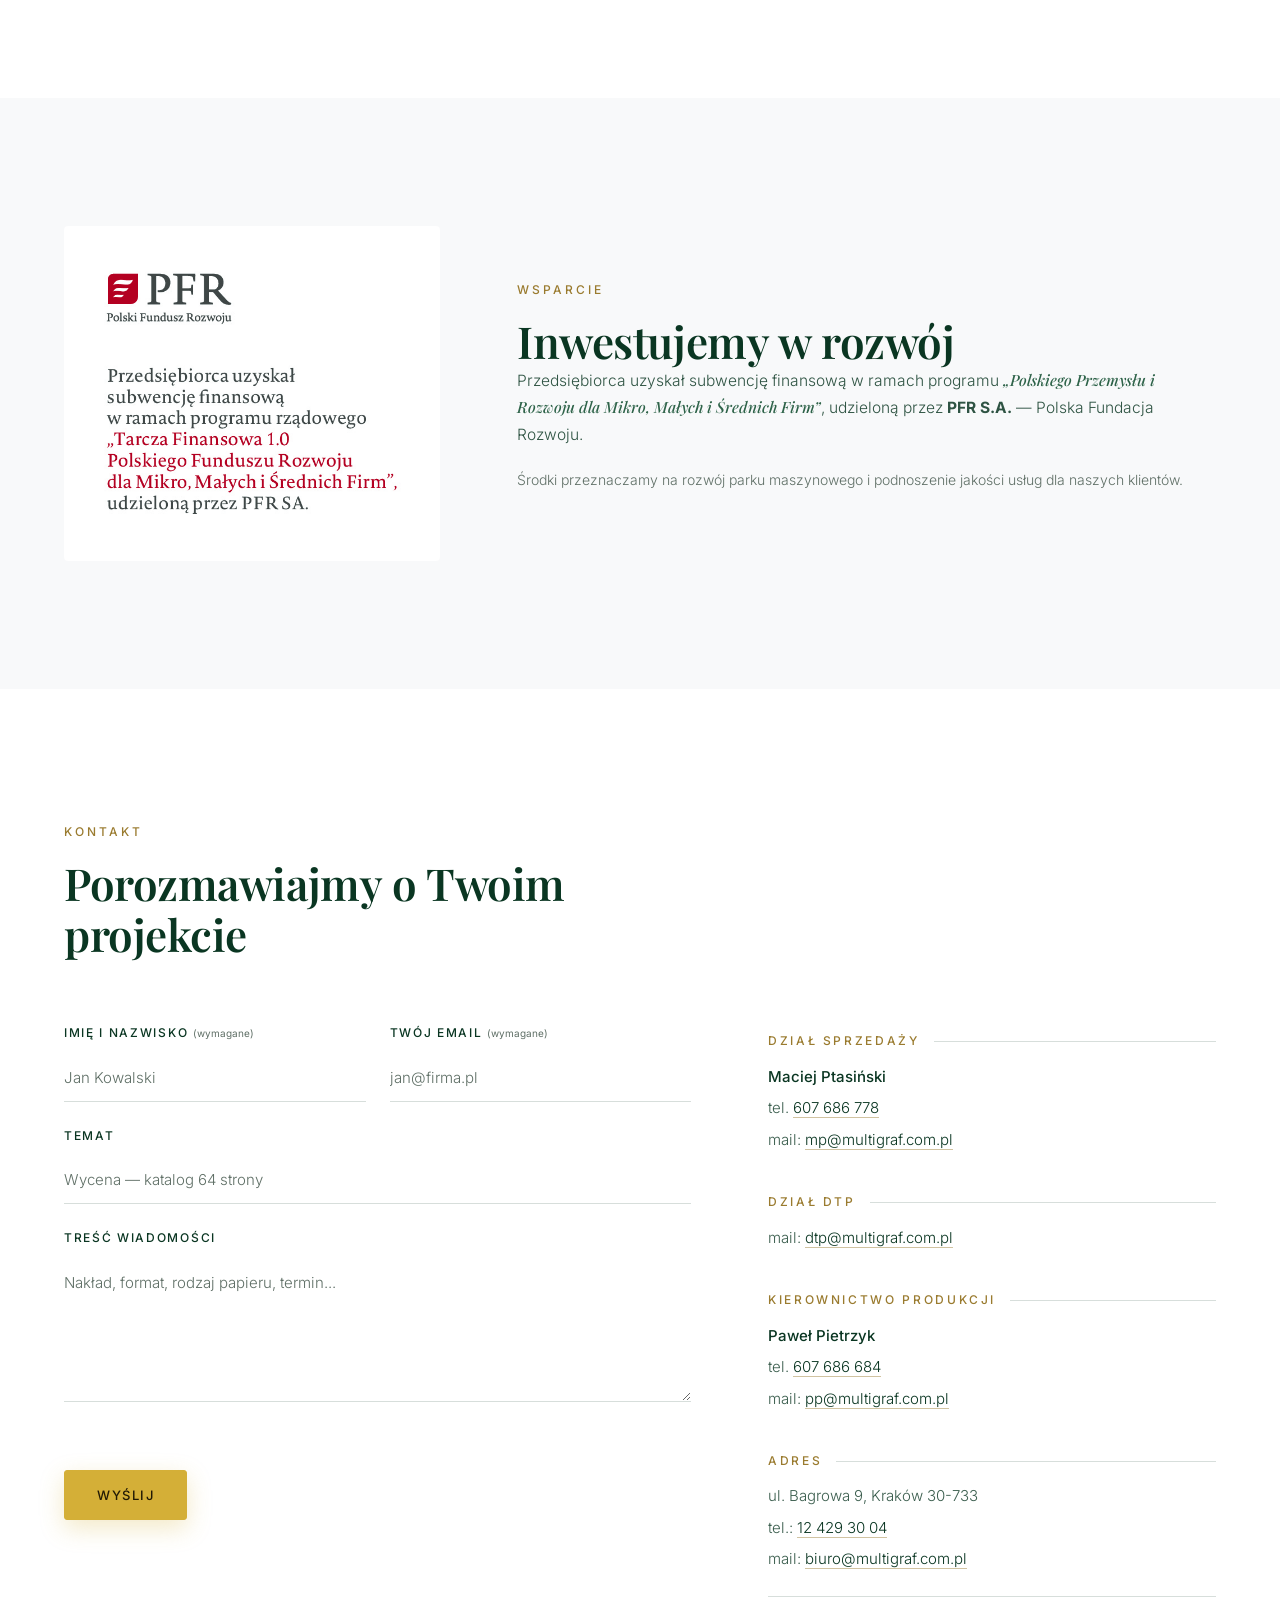
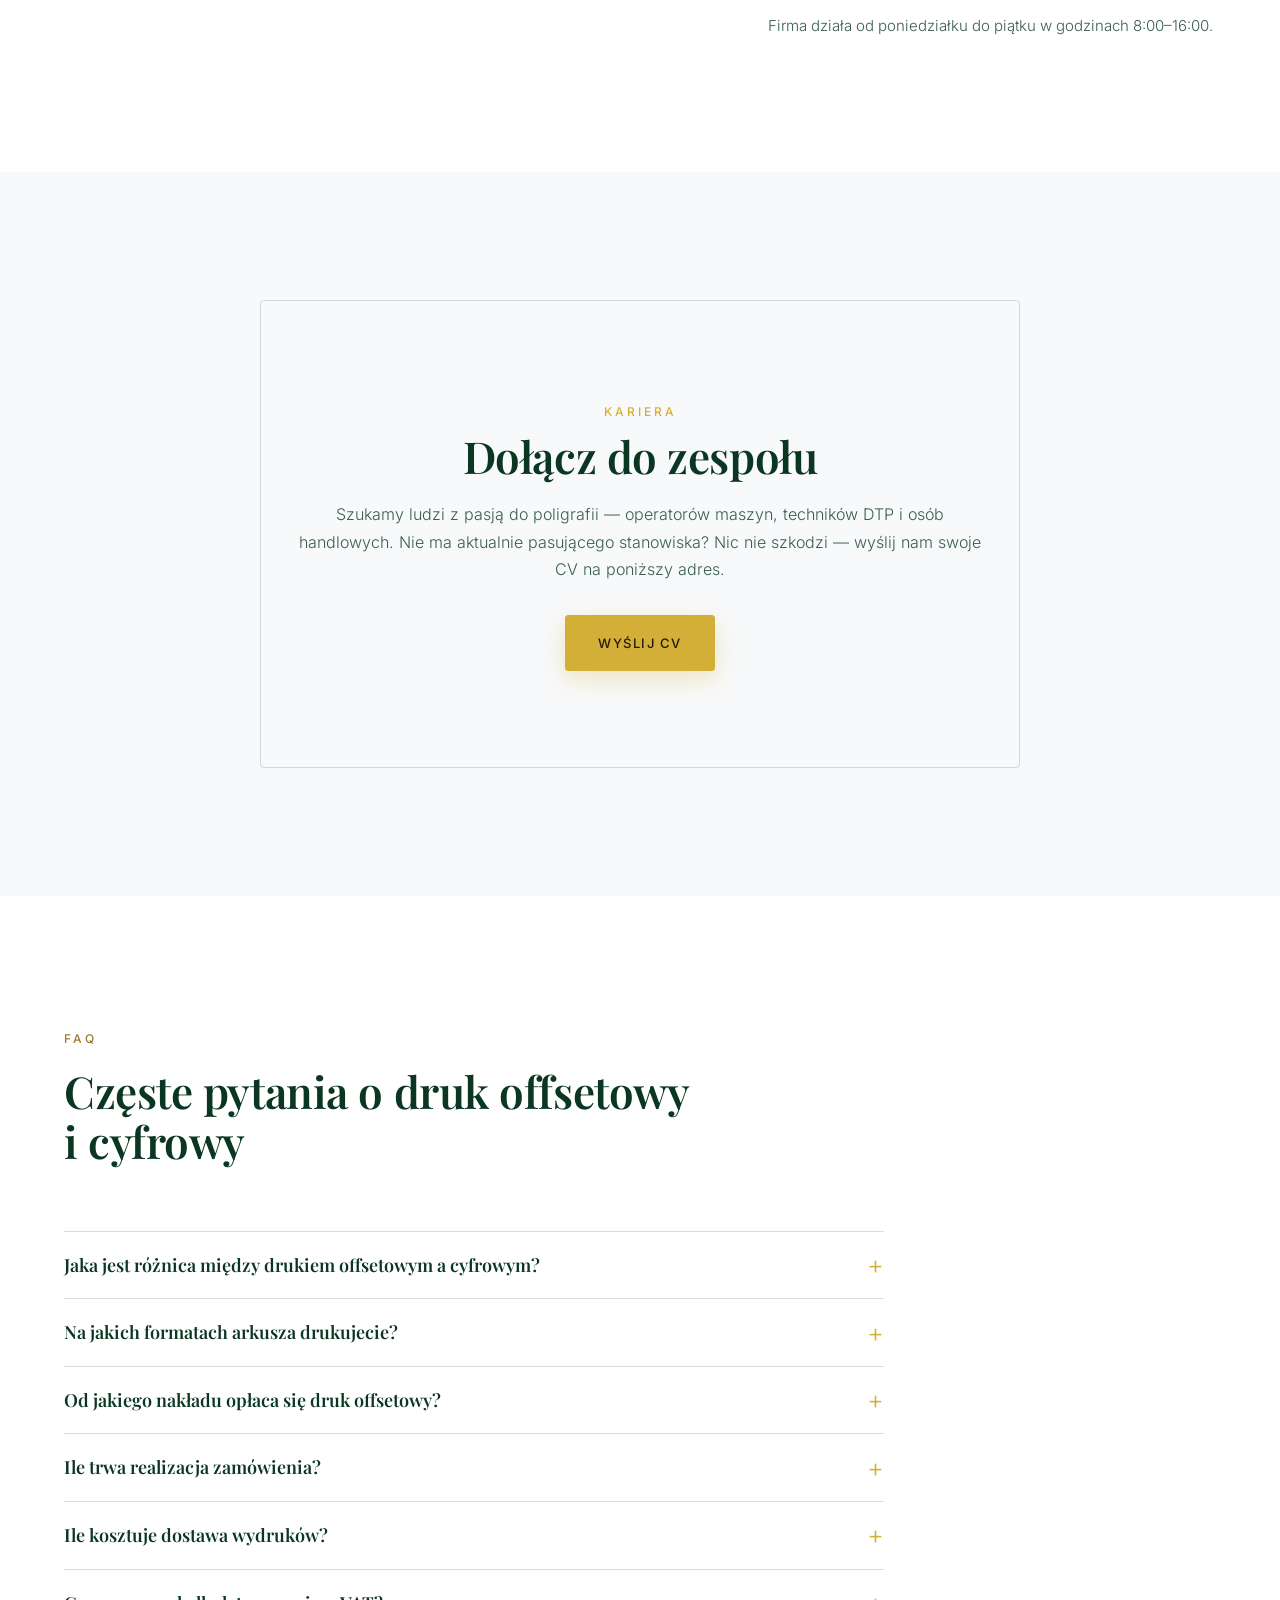
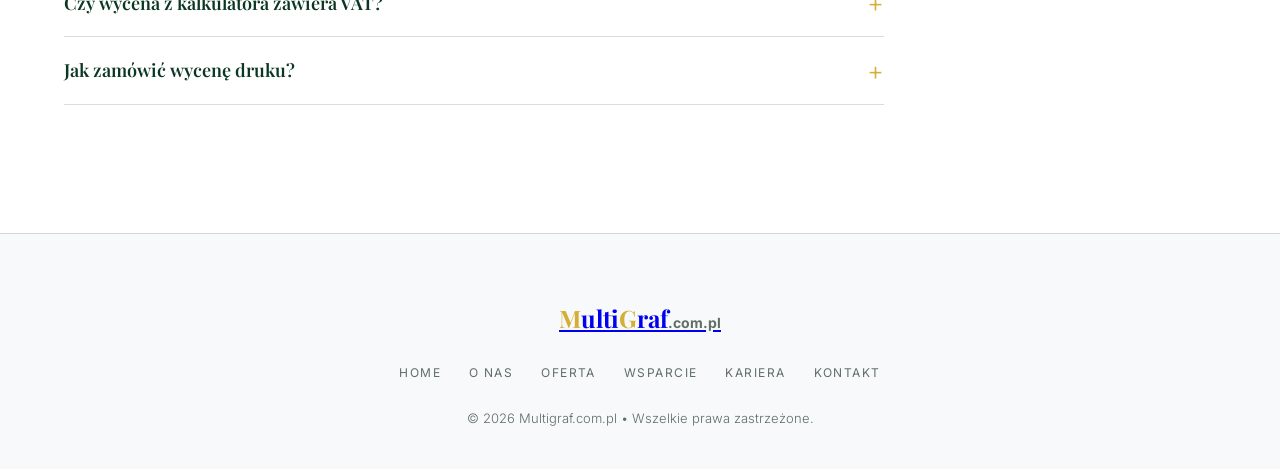
<file: koncepcje/obecna/index.html>
<!DOCTYPE html>
<html lang="pl">
<head>
  <meta charset="UTF-8" />
  <meta name="viewport" content="width=device-width, initial-scale=1.0" />
  <title>Drukarnia offsetowa w Krakowie – MultiGraf (druk od 1995 r.)</title>
  <meta name="description" content="Drukarnia offsetowa Multigraf z Krakowa – od 1995 roku. Druk offsetowy do formatu B1+, druk cyfrowy, naświetlanie CTP, DTP, introligatornia i uszlachetnianie druków. Wycena online." />
  <link rel="icon" href="img/favicon.png" />
  <!-- Baner hero: wcześniejsze pobranie zdjęcia (LCP) -->
  <link rel="preload" as="image" href="img/maszyna-offset-man-roland-700.jpg" />
  <!-- Open Graph / Twitter — podgląd przy udostępnianiu w mediach społecznościowych -->
  <meta property="og:type" content="website" />
  <meta property="og:site_name" content="MultiGraf" />
  <meta property="og:title" content="MultiGraf – Drukarnia offsetowa w Krakowie" />
  <meta property="og:description" content="Druk offsetowy do formatu B1+, druk cyfrowy, naświetlanie CTP, DTP, introligatornia i uszlachetnianie druków." />
  <meta property="og:url" content="https://igorwrd.github.io/page-multigraf/" />
  <meta property="og:image" content="https://igorwrd.github.io/page-multigraf/img/multigraf-home.jpg" />
  <meta name="twitter:card" content="summary_large_image" />
  <!-- Dane strukturalne: firma (Printshop) + FAQ — czytelne dla wyszukiwarki i asystentów AI -->
  <script type="application/ld+json">
  {
    "@context": "https://schema.org",
    "@type": "Printshop",
    "name": "MultiGraf",
    "url": "https://igorwrd.github.io/page-multigraf/",
    "logo": "https://igorwrd.github.io/page-multigraf/img/logo-multigraf.png",
    "image": "https://igorwrd.github.io/page-multigraf/img/maszyna-offset-man-roland-700.jpg",
    "description": "Drukarnia offsetowa i cyfrowa z Krakowa. Druk arkuszowy do formatu B1+, druk cyfrowy, naświetlanie CTP, DTP, introligatornia i uszlachetnianie druków.",
    "telephone": "+48124293004",
    "email": "biuro@multigraf.com.pl",
    "foundingDate": "1995",
    "address": {
      "@type": "PostalAddress",
      "streetAddress": "ul. Bagrowa 9",
      "postalCode": "30-733",
      "addressLocality": "Kraków",
      "addressCountry": "PL"
    },
    "openingHoursSpecification": [{
      "@type": "OpeningHoursSpecification",
      "dayOfWeek": ["Monday", "Tuesday", "Wednesday", "Thursday", "Friday"],
      "opens": "08:00",
      "closes": "16:00"
    }],
    "areaServed": ["Kraków", "Małopolska"],
    "priceRange": "PLN",
    "hasOfferCatalog": {
      "@type": "OfferCatalog",
      "name": "Usługi poligraficzne",
      "itemListElement": [
        { "@type": "Service", "name": "Druk offsetowy (do formatu B1+)" },
        { "@type": "Service", "name": "Druk cyfrowy (niskie nakłady)" },
        { "@type": "Service", "name": "Naświetlanie CTP (płyty 1030×785)" },
        { "@type": "Service", "name": "DTP i przygotowanie do druku" },
        { "@type": "Service", "name": "Introligatornia i uszlachetnianie" }
      ]
    }
  }
  </script>
  <script type="application/ld+json">
  {
    "@context": "https://schema.org",
    "@type": "FAQPage",
    "mainEntity": [
      {
        "@type": "Question",
        "name": "Jaka jest różnica między drukiem offsetowym a cyfrowym?",
        "acceptedAnswer": { "@type": "Answer", "text": "Druk offsetowy prowadzi druk z płyty naświetlanej metodą CTP — im większy nakład, tym niższa cena za arkusz. Druk cyfrowy nie wymaga płyt, więc jest opłacalny przy niskich nakładach i pojedynczych sztukach. Nakłady do ok. 200 arkuszy realizujemy cyfrowo, większe — offsetowo." }
      },
      {
        "@type": "Question",
        "name": "Na jakich formatach arkusza drukujecie?",
        "acceptedAnswer": { "@type": "Answer", "text": "Druk offsetowy prowadzimy na czterech arkuszach: A1 (594×841 mm), A1+ (610×860 mm), B1 (700×1000 mm) i B1+ (720×1020 mm). Płyty CTP naświetlamy w formacie 1030×785 mm." }
      },
      {
        "@type": "Question",
        "name": "Od jakiego nakładu opłaca się druk offsetowy?",
        "acceptedAnswer": { "@type": "Answer", "text": "Od ok. 200 arkuszy z rozkładówką (impozycją) druk offsetowy staje się zwykle tańszy od cyfrowego. Porównanie obu wariantów pokazuje nasz kalkulator wyceny online." }
      },
      {
        "@type": "Question",
        "name": "Ile trwa realizacja zamówienia?",
        "acceptedAnswer": { "@type": "Answer", "text": "Standardowy termin to 5–7 dni roboczych, a w trybie ekspresowym 2–3 dni robocze. Orientacyjną datę wysyłki pokazuje kalkulator wyceny." }
      },
      {
        "@type": "Question",
        "name": "Ile kosztuje dostawa wydruków?",
        "acceptedAnswer": { "@type": "Answer", "text": "Odbiór osobisty w drukarni (ul. Bagrowa 9, Kraków) jest bezpłatny. Wysyłka: Paczkomat InPost — 15 zł (do 25 kg przesyłki), kurier DPD — koszt wg wagi, obliczany automatycznie w kalkulatorze." }
      },
      {
        "@type": "Question",
        "name": "Czy wycena z kalkulatora zawiera VAT?",
        "acceptedAnswer": { "@type": "Answer", "text": "Kalkulator pokazuje cenę netto i brutto (VAT 23%). To wycena orientacyjna, ważna 48 godzin — gotowa do wysłania do działu sprzedaży." }
      },
      {
        "@type": "Question",
        "name": "Jak zamówić wycenę druku?",
        "acceptedAnswer": { "@type": "Answer", "text": "Najprościej: wypełnij kalkulator wyceny online, a przygotowana lista trafi mailem do handlowca. Możesz też zadzwonić pod 12 429 30 04 lub napisać na biuro@multigraf.com.pl." }
      }
    ]
  }
  </script>

  <!-- Motyw zapisany w localStorage — przywróceny przed stylami, żeby nie było mignięcia -->
  <script>
    try {
      document.documentElement.setAttribute('data-theme', window.localStorage.getItem('multigraf-motyw') || 'prem-min');
    } catch (blad) { /* brak localStorage — zostaje motyw domyślny »prem-min» */ }
  </script>

  <!-- Czcionki własne, bez zewnętrznych domen (RODO): Playfair Display + Inter -->
  <link rel="stylesheet" href="css/fonts.css" />

  <link rel="stylesheet" href="css/style.css" />
</head>
<body>

  <!-- ==================== NAGŁÓWEK (header) ==================== -->
  <header class="header" id="header">
    <div class="container header__inner">
      <a href="#home" class="logo" aria-label="MultiGraf – strona główna">
        <img src="img/logo-multigraf.png" alt="MultiGraf – logo" class="logo__img" />
      </a>

      <nav class="nav" id="nav" aria-label="Nawigacja główna">
        <div class="nav__item">
          <a href="#home" class="nav__link">Home</a>
        </div>
        <div class="nav__item">
          <a href="#onas" class="nav__link">O nas</a>
        </div>
        <div class="nav__item">
          <a href="#oferta" class="nav__link">Oferta</a>
        </div>
        <div class="nav__item">
          <a href="#wsparcie" class="nav__link">Wsparcie</a>
        </div>
        <div class="nav__item">
          <a href="#kariera" class="nav__link">Kariera</a>
        </div>
        <div class="nav__item">
          <a href="#kontakt" class="nav__link">Kontakt</a>
        </div>
      </nav>

      <!-- Przełącznik motywów kolorystycznych -->
      <div class="theme-wrap">
        <button id="motyw-przycisk" class="theme-btn" type="button" aria-haspopup="true" aria-expanded="false" aria-label="Wybierz motyw kolorystyczny">
          <svg viewBox="0 0 24 24" fill="none" stroke="currentColor" stroke-width="1.6" stroke-linecap="round" stroke-linejoin="round" aria-hidden="true">
            <circle cx="12" cy="12" r="9.25" />
            <path d="M12 2.75v18.5" />
            <path d="M12 2.75c-3.5 2.6-3.5 6.5 0 9.25s3.5 6.65 0 9.25" />
          </svg>
        </button>
        <div id="motyw-panel" class="theme-panel" role="menu" aria-label="Lista motywów" hidden></div>
      </div>

      <button class="burger" id="burger" aria-label="Otwórz menu" aria-expanded="false" aria-controls="nav">
        <span></span><span></span><span></span>
      </button>
    </div>
  </header>

  <!-- Pionowy przycisk CTA przyklejony do prawej krawędzi — widoczny cały czas -->
  <a href="wycena.html" class="cta-boczna" aria-label="Wyceń zamówienie — kalkulator wyceny">
    Wyceń zamówienie
  </a>

  <main>
    <!-- ==================== BANER / HOME ==================== -->
    <section class="hero" id="home">
      <div class="container">
        <div class="hero__content">
          <span class="hero__eyebrow reveal">Drukarnia &middot; Kraków, ul. Bagrowa 9</span>
          <h1 class="hero__title reveal">Drukarnia offsetowa<br /><em class="tekst-gradient">od 1995 roku</em></h1>
          <p class="hero__lead reveal">
            Druk offsetowy do formatu B1+, druk cyfrowy, naświetlanie CTP, przygotowalnia DTP,
            introligatornia i uszlachetnianie — wszystko pod jednym dachem.
          </p>
          <div class="hero__actions reveal">
            <a href="wycena.html" class="btn btn--primary">Wyceń zamówienie</a>
            <a href="#oferta" class="btn btn--ghost">Zobacz ofertę</a>
          </div>

          <ul class="hero__stats reveal">
            <li><strong>1995</strong><span>rok założenia</span></li>
            <li><strong>B1+</strong><span>maks. format druku offsetowego</span></li>
            <li><strong>80–450 g</strong><span>gramatury podłoży</span></li>
          </ul>
        </div>
      </div>
    </section>

    <!-- ==================== OFERTA ==================== -->
    <section class="section" id="oferta">
      <div class="container">
        <header class="section__head reveal">
          <span class="section__eyebrow">Oferta</span>
          <h2 class="section__title">W naszej ofercie</h2>
        </header>

        <div class="grid-3">
          <article class="offer-card reveal">
            <img src="img/maszyna-offset-man-roland-700.jpg" loading="lazy" alt="Maszyna offsetowa Man Roland 700" />
            <div class="offer-card__body">
              <h3 class="card__title">Druk offsetowy</h3>
              <p class="card__text">
                Drukujemy na podłożach powlekanych i niepowlekanych, na kartonach
                i podłożach niewsiąkliwych, na gramaturach 80–450&nbsp;g/m².
              </p>
              <a href="wycena.html" class="karta-cta">Policz cenę druku offsetowego &rarr;</a>
            </div>
          </article>

          <article class="offer-card reveal">
            <img src="img/konica-minolta-c6500-pro.jpg" loading="lazy" alt="Konica Minolta C6500 Pro" />
            <div class="offer-card__body">
              <h3 class="card__title">Druk cyfrowy</h3>
              <p class="card__text">
                Dla niskich nakładów oferujemy druk cyfrowy. Wykonamy nawet 1 sztukę
                czy egzemplarz prac prostych, jak i złożonych.
              </p>
              <a href="wycena.html" class="karta-cta">Policz cenę druku cyfrowego &rarr;</a>
            </div>
          </article>

          <article class="offer-card reveal">
            <img src="img/ctp.jpg" loading="lazy" alt="Naświetlarka CTP" />
            <div class="offer-card__body">
              <h3 class="card__title">…oraz wiele innych</h3>
              <p class="card__text">
                Naświetlanie CTP, druk offsetowy od niskich nakładów, przygotowanie
                do druku i DTP… Zapraszamy do współpracy!
              </p>
              <a href="wycena.html" class="karta-cta">Policz cenę swojego projektu &rarr;</a>
            </div>
          </article>
        </div>

        <!-- Plakaty B1 – pasek (jak podstrona na stronie głównej) -->
        <div class="b1-banner reveal" id="plakaty-b1">
          <div>
            <h3 class="b1-banner__title">Plakaty do formatu B1+</h3>
            <p class="b1-banner__text">Druk plakatów do formatu B1+ (720×1020 netto) — wysoka jakość, atrakcyjne nakłady. Szczegóły wyceny u działu sprzedaży.</p>
          </div>
          <a href="wycena.html" class="btn btn--ghost">Zapytaj o wycenę</a>
        </div>

        <!-- Pełna lista usług (jak na oryginalnej stronie) -->
        <ul class="offer-list reveal" id="oferta-lista">
          <li>– projekty graficzne, przygotowanie do druku i DTP</li>
          <li>– naświetlanie płyt CTP (1030×785)</li>
          <li>– druk offsetowy do formatu B1+</li>
          <li>– druk cyfrowy tonerowy do formatu 330&times;487 mm</li>
          <li>– personalizacje druków</li>
          <li>– oprawa zeszytowa</li>
          <li>– oprawa miękka klejona</li>
          <li>– falcowanie, bigowanie, rycowanie</li>
          <li>– klejenie, wiercenie</li>
          <li>– listwowanie</li>
          <li>– sztancowanie do formatu B1</li>
          <li>– kaszerowanie do formatu B1</li>
          <li>– uszlachetnianie druków</li>
          <li>– foliowanie folią błyszczącą, matową oraz foliami specjalnymi, lakierowanie offsetowe, UV płaszczyznowe oraz UV wybiórcze</li>
        </ul>
      </div>
    </section>

    <!-- ==================== O NAS ==================== -->
    <section class="section section--alt" id="onas">
      <div class="container about">
        <div class="about__text reveal">
          <span class="section__eyebrow">O nas</span>
          <h2 class="section__title">Drukarnia, która zna technologię od podstaw</h2>
          <p>
            Drukarnia offsetowa Multigraf istnieje od 1995 roku. Założona została
            jako Drukarnia Borgis i pod tą nazwą funkcjonowała do roku 2001.
            Pierwotną lokalizacją drukarni była hala przy ul. Fabrycznej w Krakowie,
            następnie mieściła się w zabytkowych budynkach przy ul. Stanisława
            Żółkiewskiego, obecnie działamy na ul. Bagrowej 9.
          </p>
          <p>
            Drukarnia Multigraf jest firmą poligraficzną oferującą usługi z zakresu
            druku offsetowego, cyfrowego jak i wielkoformatowego. Dysponujemy własną
            przygotowalnią poligraficzną, studiem DTP, uszlachetnianiem
            oraz introligatornią. Kooperujemy z szeregiem firm z branży poligraficznej,
            zatem kompleksowe wykonanie dowolnego pomysłu jest w naszym zasięgu.
          </p>
        </div>
        <div class="about__media reveal">
          <img src="img/multigraf-home.jpg" loading="lazy" alt="MultiGraf – strona główna firmy" />
        </div>
      </div>
    </section>

    <!-- ==================== WSPARCIE (PFR) ==================== -->
    <section class="section" id="wsparcie">
      <div class="container support">
        <div class="support__media reveal">
          <img src="img/plansza-pfr.jpg" loading="lazy" alt="Plansza informacyjna – Polska Fundacja Rozwoju (PFR)" />
        </div>
        <div class="support__text reveal">
          <span class="section__eyebrow">Wsparcie</span>
          <h2 class="section__title">Inwestujemy w rozwój</h2>
          <p>
            Przedsiębiorca uzyskał subwencję finansową w ramach programu
            <em>„Polskiego Przemysłu i Rozwoju dla Mikro, Małych i Średnich Firm”</em>,
            udzieloną przez <strong>PFR S.A.</strong> — Polska Fundacja Rozwoju.
          </p>
          <p class="support__note">
            Środki przeznaczamy na rozwój parku maszynowego i podnoszenie jakości usług dla naszych klientów.
          </p>
        </div>
      </div>
    </section>

    <!-- ==================== KONTAKT ==================== -->
    <section class="section section--alt" id="kontakt">
      <div class="container">
        <header class="section__head reveal">
          <span class="section__eyebrow">Kontakt</span>
          <h2 class="section__title">Porozmawiajmy o Twoim projekcie</h2>
        </header>

        <div class="contact">
          <form class="form reveal" id="contact-form" novalidate>
            <div class="form__row">
              <div class="form__field">
                <label for="f-name">Imię i nazwisko <small>(wymagane)</small></label>
                <input type="text" id="f-name" name="name" required autocomplete="name" placeholder="Jan Kowalski" />
              </div>
              <div class="form__field">
                <label for="f-email">Twój email <small>(wymagane)</small></label>
                <input type="email" id="f-email" name="email" required autocomplete="email" placeholder="jan@firma.pl" />
              </div>
            </div>

            <div class="form__field">
              <label for="f-topic">Temat</label>
              <input type="text" id="f-topic" name="topic" placeholder="Wycena — katalog 64 strony" />
            </div>

            <div class="form__field">
              <label for="f-msg">Treść wiadomości</label>
              <textarea id="f-msg" name="message" rows="6" placeholder="Nakład, format, rodzaj papieru, termin..."></textarea>
            </div>

            <p class="form__status" id="form-status" role="status"></p>
            <button type="submit" class="btn btn--primary form__submit">Wyślij</button>
          </form>

          <aside class="contact__info reveal">
            <h3>Dział sprzedaży</h3>
            <p><strong>Maciej Ptasiński</strong></p>
            <p>tel. <a href="tel:+48607686778">607 686 778</a></p>
            <p>mail: <a href="mailto:mp@multigraf.com.pl">mp@multigraf.com.pl</a></p>

            <h3>Dział DTP</h3>
            <p>mail: <a href="mailto:dtp@multigraf.com.pl">dtp@multigraf.com.pl</a></p>

            <h3>Kierownictwo produkcji</h3>
            <p><strong>Paweł Pietrzyk</strong></p>
            <p>tel. <a href="tel:+48607686684">607 686 684</a></p>
            <p>mail: <a href="mailto:pp@multigraf.com.pl">pp@multigraf.com.pl</a></p>

            <h3>Adres</h3>
            <p>ul. Bagrowa 9, Kraków 30-733</p>
            <p>tel.: <a href="tel:+48124293004">12 429 30 04</a></p>
            <p>mail: <a href="mailto:biuro@multigraf.com.pl">biuro@multigraf.com.pl</a></p>

            <p class="contact__hours">Firma działa od poniedziałku do piątku w godzinach 8:00–16:00.</p>
          </aside>
        </div>
      </div>
    </section>

    <!-- ==================== KARIERA ==================== -->
    <section class="section" id="kariera">
      <div class="container">
        <div class="career reveal">
          <span class="section__eyebrow">Kariera</span>
          <h2 class="section__title">Dołącz do zespołu</h2>
          <p>
            Szukamy ludzi z pasją do poligrafii — operatorów maszyn, techników DTP
            i osób handlowych. Nie ma aktualnie pasującego stanowiska?
            Nic nie szkodzi — wyślij nam swoje CV na poniższy adres.
          </p>
          <a href="mailto:biuro@multigraf.com.pl?subject=Kariera" class="btn btn--primary">Wyślij CV</a>
        </div>
      </div>
    </section>

    <!-- ==================== FAQ ==================== -->
    <section class="section section--alt" id="faq">
      <div class="container">
        <header class="section__head reveal">
          <span class="section__eyebrow">FAQ</span>
          <h2 class="section__title">Częste pytania o druk offsetowy i cyfrowy</h2>
        </header>

        <div class="faq reveal">
          <details>
            <summary>Jaka jest różnica między drukiem offsetowym a cyfrowym?</summary>
            <p>Druk offsetowy prowadzi druk z płyty naświetlanej metodą CTP — im większy nakład, tym niższa
              cena za arkusz. Druk cyfrowy nie wymaga płyt, więc jest opłacalny przy niskich nakładach
              i pojedynczych sztukach. Nakłady do ok. 200&nbsp;arkuszy realizujemy cyfrowo, większe — offsetowo.</p>
          </details>
          <details>
            <summary>Na jakich formatach arkusza drukujecie?</summary>
            <p>Druk offsetowy prowadzimy na czterech arkuszach: A1 (594×841&nbsp;mm), A1+ (610×860&nbsp;mm),
              B1 (700×1000&nbsp;mm) i B1+ (720×1020&nbsp;mm). Płyty CTP naświetlamy w formacie
              1030×785&nbsp;mm.</p>
          </details>
          <details>
            <summary>Od jakiego nakładu opłaca się druk offsetowy?</summary>
            <p>Od ok. 200&nbsp;arkuszy z rozkładówką (impozycją) druk offsetowy staje się zwykle tańszy
              od cyfrowego. Porównanie obu wariantów pokazuje nasz
              <a href="wycena.html">kalkulator wyceny online</a>.</p>
          </details>
          <details>
            <summary>Ile trwa realizacja zamówienia?</summary>
            <p>Standardowy termin to 5–7&nbsp;dni roboczych, a w trybie ekspresowym 2–3&nbsp;dni robocze.
              Orientacyjną datę wysyłki pokazuje kalkulator wyceny.</p>
          </details>
          <details>
            <summary>Ile kosztuje dostawa wydruków?</summary>
            <p>Odbiór osobisty w drukarni (ul.&nbsp;Bagrowa&nbsp;9, Kraków) jest bezpłatny. Wysyłka:
              Paczkomat InPost — 15&nbsp;zł (do 25&nbsp;kg przesyłki), kurier DPD — koszt wg wagi,
              obliczany automatycznie w kalkulatorze.</p>
          </details>
          <details>
            <summary>Czy wycena z kalkulatora zawiera VAT?</summary>
            <p>Kalkulator pokazuje cenę netto i brutto (VAT&nbsp;23%). To wycena orientacyjna,
              ważna 48&nbsp;godzin — gotowa do wysłania do działu sprzedaży.</p>
          </details>
          <details>
            <summary>Jak zamówić wycenę druku?</summary>
            <p>Najprościej: wypełnij <a href="wycena.html">kalkulator wyceny online</a>, a przygotowana
              lista trafi mailem do handlowca. Możesz też zadzwonić pod 12&nbsp;429&nbsp;30&nbsp;04
              lub napisać na biuro@multigraf.com.pl.</p>
          </details>
        </div>
      </div>
    </section>
  </main>

  <!-- ==================== STOPKA (footer) ==================== -->
  <footer class="footer">
    <div class="container footer__inner">
      <a href="#home" class="footer__logo">
        <span>M</span>ulti<span>G</span>raf<span class="footer__logo-dot">.com.pl</span>
      </a>
      <nav class="footer__nav" aria-label="Nawigacja w stopce">
        <a href="#home">Home</a>
        <a href="#onas">O nas</a>
        <a href="#oferta">Oferta</a>
        <a href="#wsparcie">Wsparcie</a>
        <a href="#kariera">Kariera</a>
        <a href="#kontakt">Kontakt</a>
      </nav>
      <p class="footer__copy">&copy; 2026 Multigraf.com.pl • Wszelkie prawa zastrzeżone.</p>
    </div>
  </footer>

  <script src="js/theme.js" defer></script>
  <script src="js/main.js" defer></script>
</body>
</html>
</file>
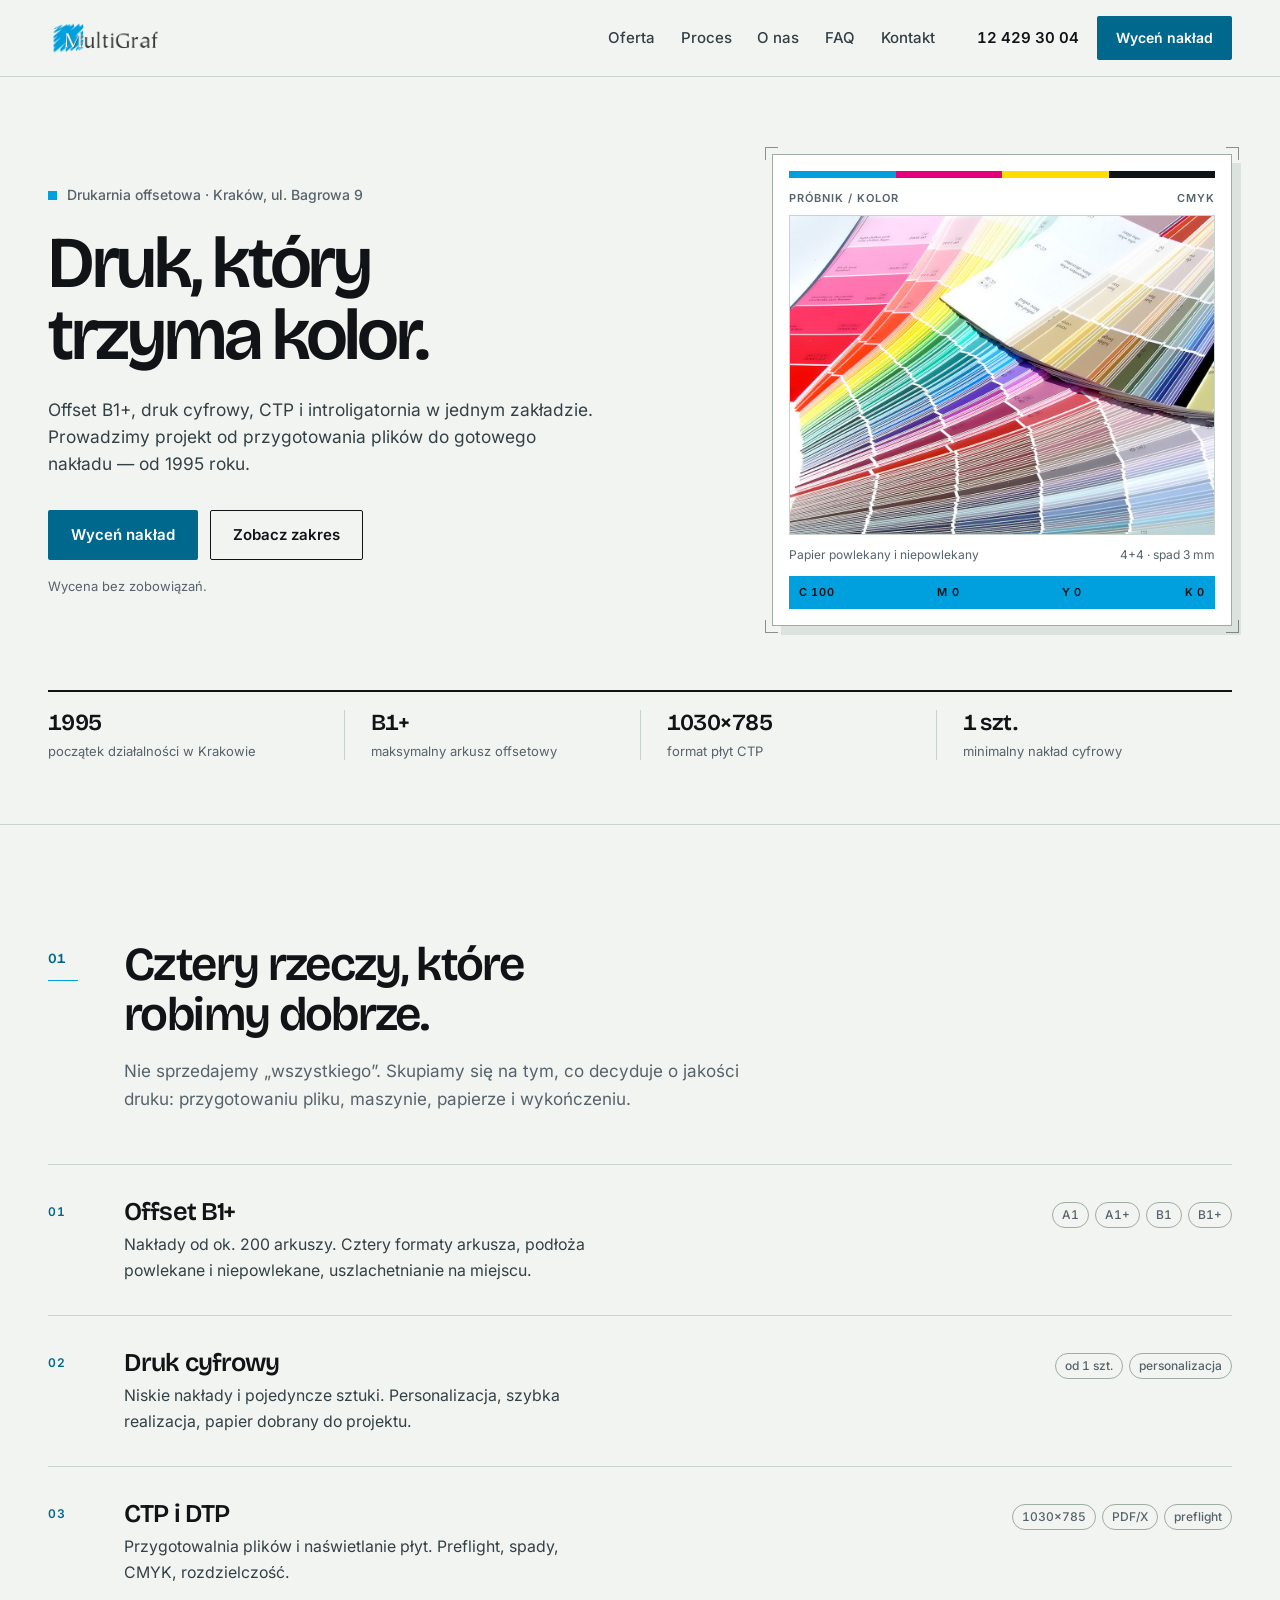
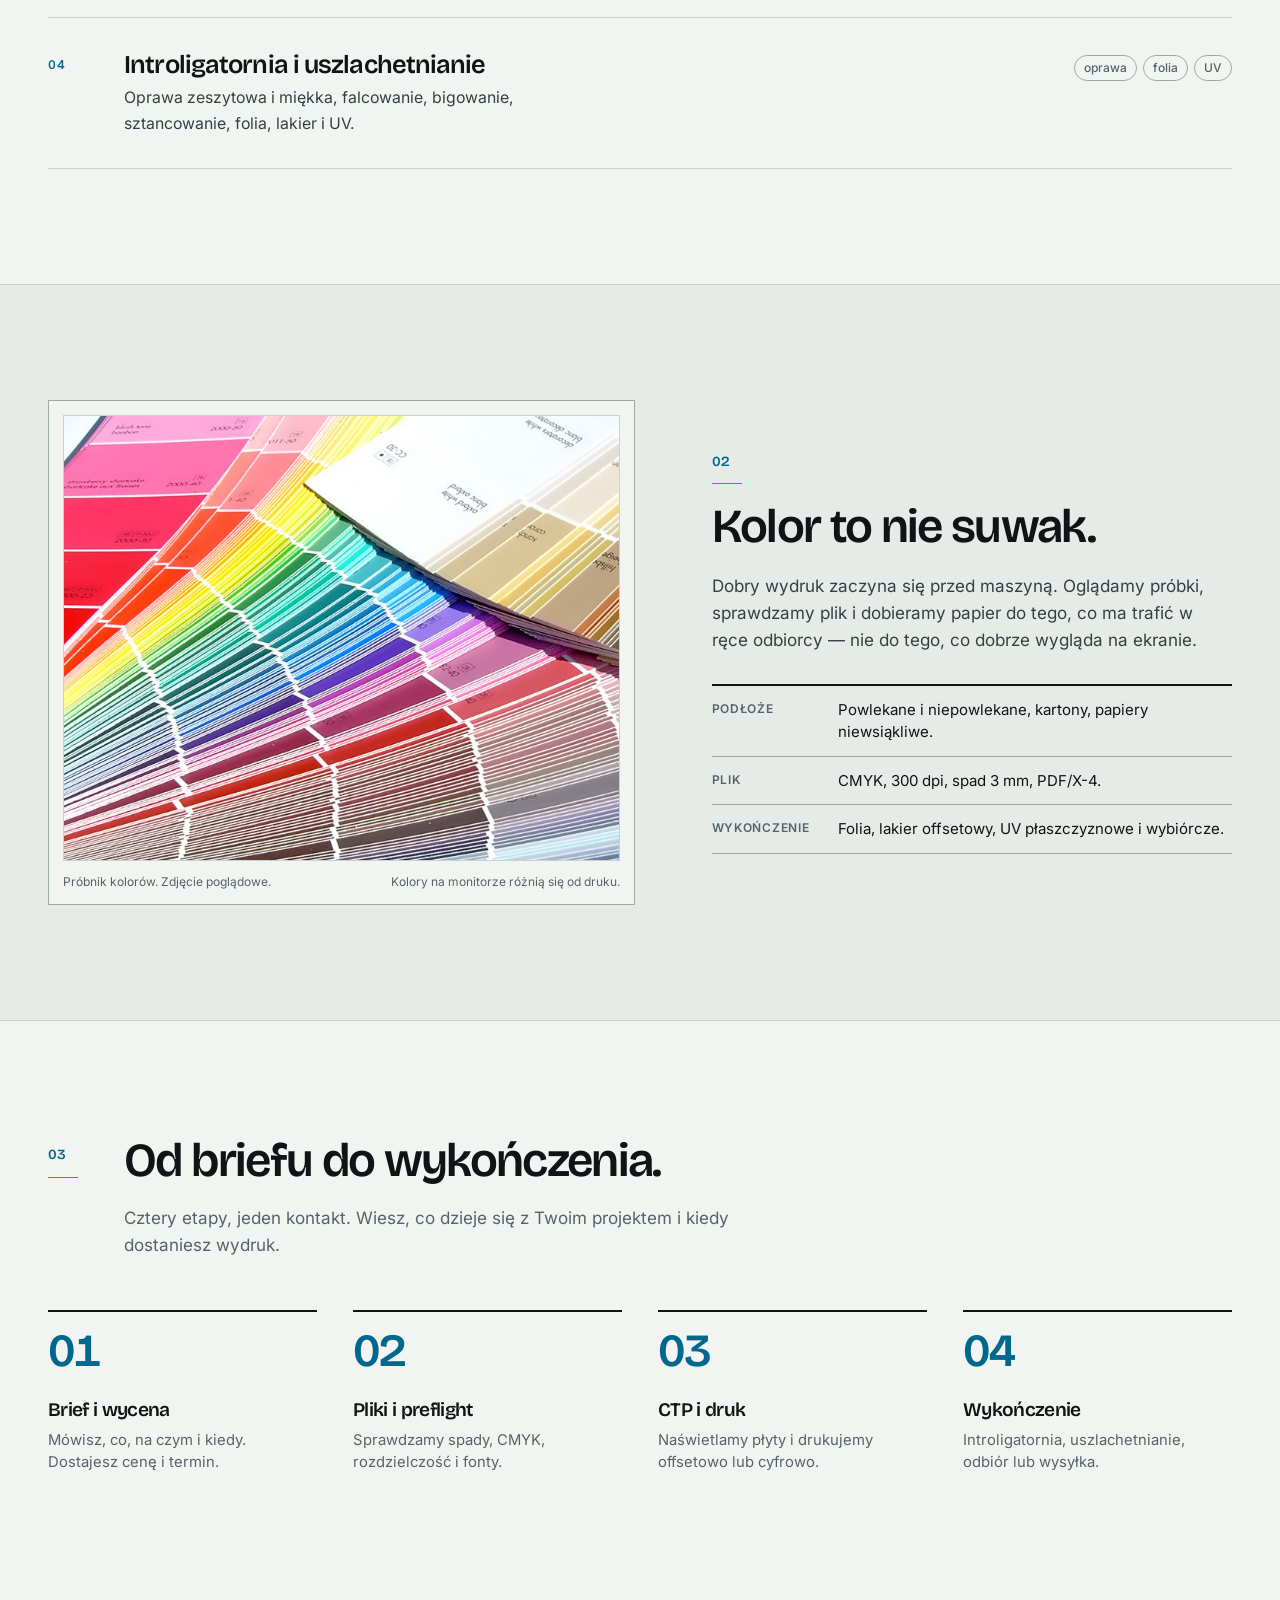
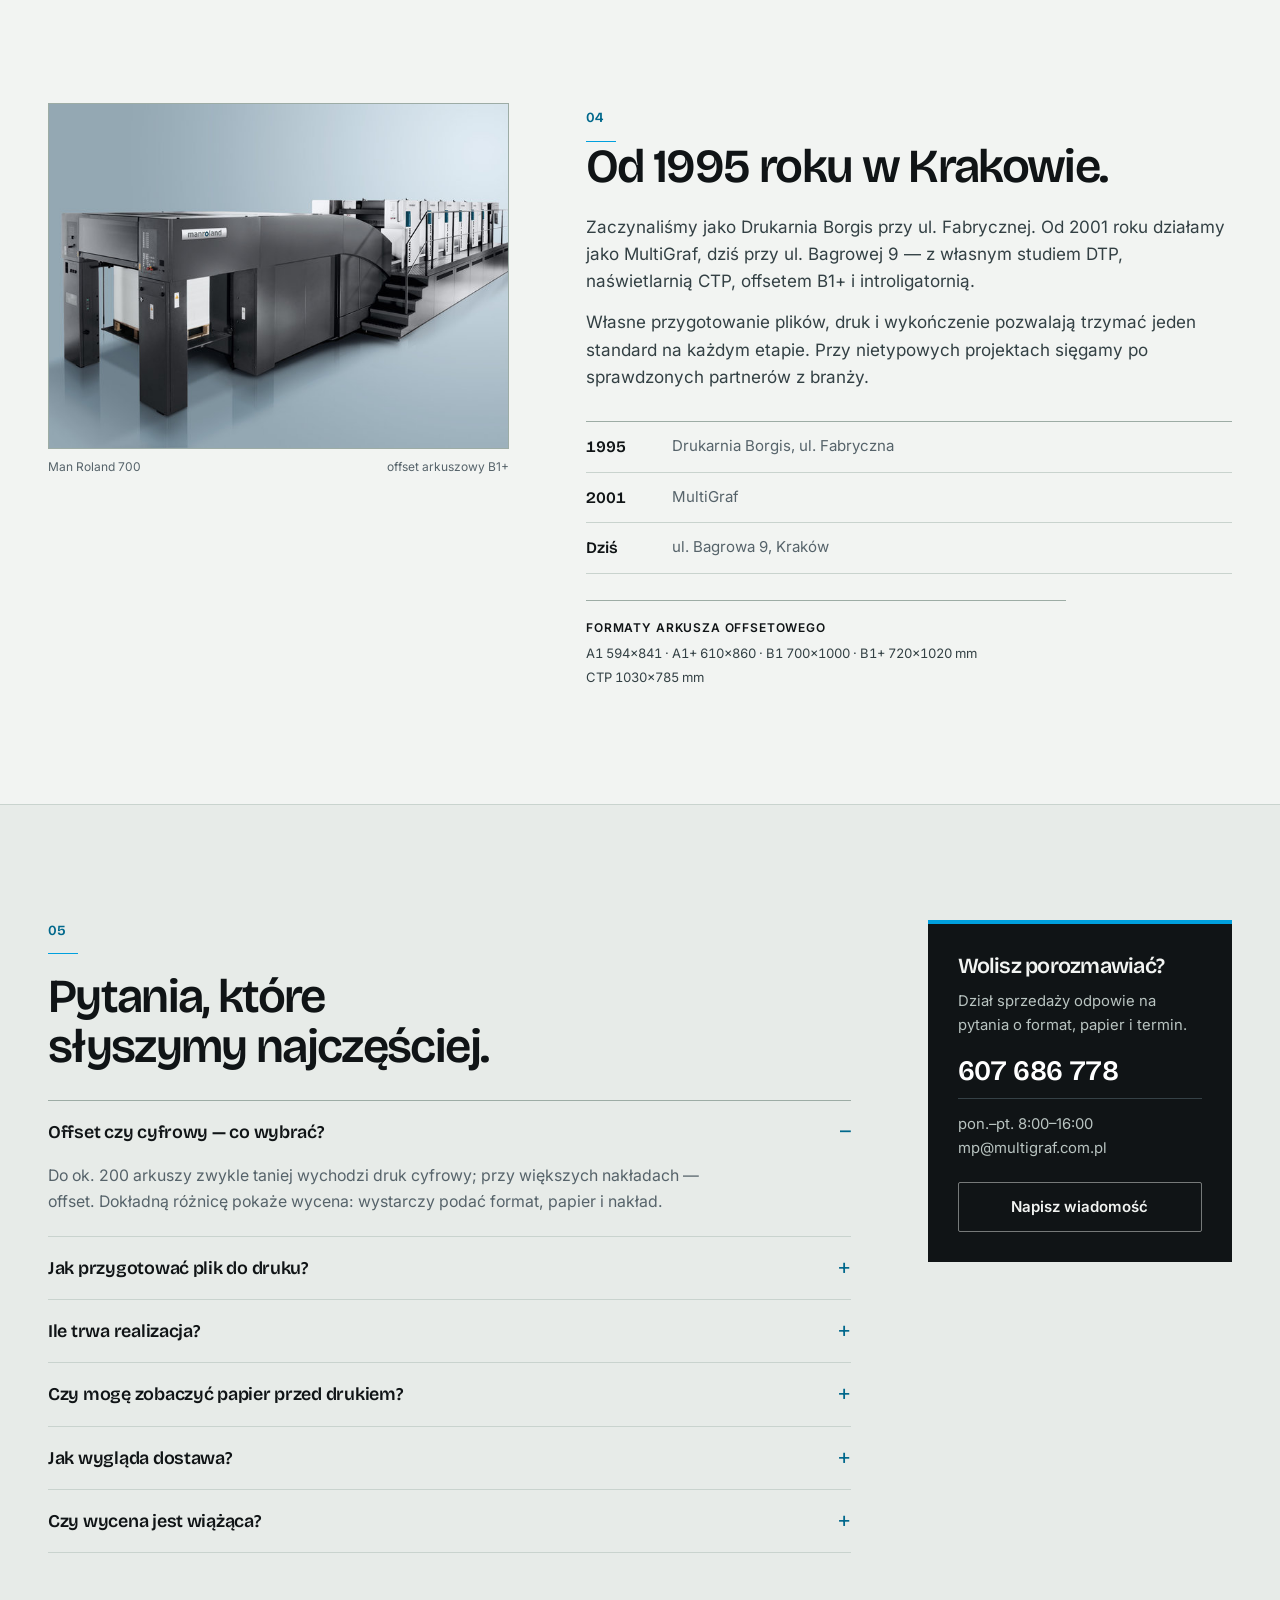
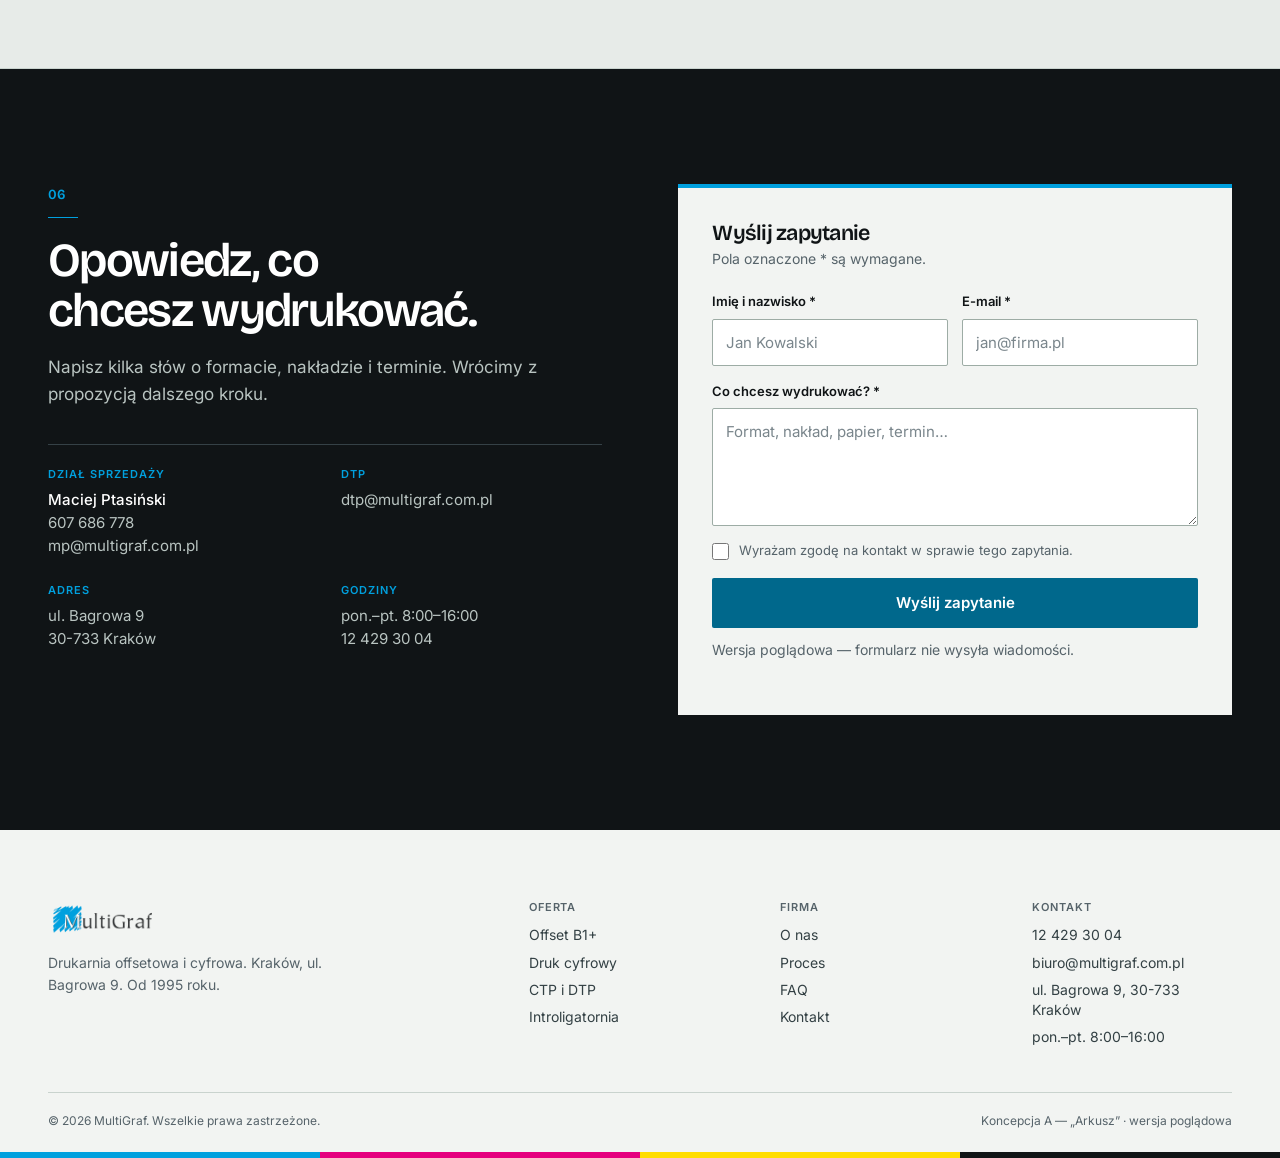
<file: koncepcje/a-arkusz.html>
<!DOCTYPE html>
<html lang="pl">
<head>
  <meta charset="UTF-8" />
  <meta name="viewport" content="width=device-width, initial-scale=1.0" />
  <meta name="robots" content="noindex, nofollow" />
  <title>MultiGraf — druk offsetowy i cyfrowy w Krakowie | koncepcja A „Arkusz”</title>
  <meta name="description" content="Koncepcja A „Arkusz” — druk offsetowy B1+, druk cyfrowy, CTP i introligatornia. MultiGraf, Kraków, od 1995 roku." />
  <meta name="theme-color" content="#f2f4f2" />
  <link rel="icon" href="../assets/img/favicon.png" />
  <link rel="preload" as="image" href="../assets/img/paint-samples.jpg" fetchpriority="high" />
  <link rel="preload" as="font" type="font/woff2" href="../assets/fonts/bricolage-latin-ext.woff2" crossorigin />
  <link rel="stylesheet" href="../assets/css/fonts.css" />
  <link rel="stylesheet" href="../assets/css/base.css" />
  <link rel="stylesheet" href="../assets/css/a.css" />
</head>
<body class="page-a">
  <a class="skip-link" href="#main">Przejdź do treści</a>

  <header class="site-head">
    <div class="shell head-row">
      <a class="brand" href="#top" aria-label="MultiGraf — strona główna">
        <img src="../assets/img/logo-multigraf.png" alt="" width="118" height="36" />
      </a>

      <nav class="nav" id="nav-a" data-nav aria-label="Nawigacja główna">
        <a href="#zakres">Oferta</a>
        <a href="#proces">Proces</a>
        <a href="#o-nas">O nas</a>
        <a href="#faq">FAQ</a>
        <a href="#kontakt">Kontakt</a>
      </nav>

      <div class="head-actions">
        <a class="head-phone" href="tel:+48124293004">12 429 30 04</a>
        <a class="btn btn--primary head-cta" href="#kontakt">Wyceń nakład</a>
        <button class="nav-toggle" type="button" data-nav-toggle aria-expanded="false" aria-controls="nav-a">
          <span></span><span></span><span></span>
          <span class="visually-hidden">Otwórz menu</span>
        </button>
      </div>
    </div>
  </header>

  <main id="main">
    <section class="hero" id="top">
      <div class="shell hero-grid">
        <div class="hero-copy">
          <p class="kicker">Drukarnia offsetowa · Kraków, ul. Bagrowa 9</p>
          <h1>Druk, który trzyma kolor.</h1>
          <p class="hero-lead">
            Offset B1+, druk cyfrowy, CTP i introligatornia w jednym zakładzie.
            Prowadzimy projekt od przygotowania plików do gotowego nakładu — od 1995 roku.
          </p>
          <div class="hero-actions">
            <a class="btn btn--primary" href="#kontakt">Wyceń nakład</a>
            <a class="btn btn--outline" href="#zakres">Zobacz zakres</a>
          </div>
          <p class="hero-note">Wycena bez zobowiązań.</p>
        </div>

        <figure class="specimen" data-enter>
          <span class="crop crop--tl" aria-hidden="true"></span>
          <span class="crop crop--tr" aria-hidden="true"></span>
          <span class="crop crop--bl" aria-hidden="true"></span>
          <span class="crop crop--br" aria-hidden="true"></span>

          <div class="ink-quad" aria-hidden="true"><span></span><span></span><span></span><span></span></div>
          <div class="specimen__top">
            <span>Próbnik / kolor</span>
            <span>CMYK</span>
          </div>
          <div class="specimen__image">
            <img
              src="../assets/img/paint-samples.jpg"
              alt="Wachlarze próbek kolorów drukarskich"
              width="1024"
              height="780"
              fetchpriority="high"
            />
          </div>
          <figcaption class="specimen__caption">
            <span>Papier powlekany i niepowlekany</span>
            <span>4+4 · spad 3 mm</span>
          </figcaption>
          <div class="specimen__ink" aria-hidden="true">
            <span>C 100</span><span>M 0</span><span>Y 0</span><span>K 0</span>
          </div>
        </figure>
      </div>

      <div class="shell">
        <dl class="proof">
          <div>
            <dt>1995</dt>
            <dd>początek działalności w Krakowie</dd>
          </div>
          <div>
            <dt>B1+</dt>
            <dd>maksymalny arkusz offsetowy</dd>
          </div>
          <div>
            <dt>1030×785</dt>
            <dd>format płyt CTP</dd>
          </div>
          <div>
            <dt>1 szt.</dt>
            <dd>minimalny nakład cyfrowy</dd>
          </div>
        </dl>
      </div>
    </section>

    <section class="section" id="zakres">
      <div class="shell">
        <header class="sec-head">
          <span class="sec-num">01</span>
          <div>
            <h2>Cztery rzeczy, które robimy dobrze.</h2>
            <p class="sec-lead">
              Nie sprzedajemy „wszystkiego”. Skupiamy się na tym, co decyduje o jakości druku:
              przygotowaniu pliku, maszynie, papierze i wykończeniu.
            </p>
          </div>
        </header>

        <div class="services">
          <article class="service">
            <span class="service__num">01</span>
            <div>
              <h3>Offset B1+</h3>
              <p>Nakłady od ok. 200 arkuszy. Cztery formaty arkusza, podłoża powlekane i niepowlekane, uszlachetnianie na miejscu.</p>
            </div>
            <div class="service__tags">
              <span class="tag">A1</span><span class="tag">A1+</span><span class="tag">B1</span><span class="tag">B1+</span>
            </div>
          </article>

          <article class="service">
            <span class="service__num">02</span>
            <div>
              <h3>Druk cyfrowy</h3>
              <p>Niskie nakłady i pojedyncze sztuki. Personalizacja, szybka realizacja, papier dobrany do projektu.</p>
            </div>
            <div class="service__tags">
              <span class="tag">od 1 szt.</span><span class="tag">personalizacja</span>
            </div>
          </article>

          <article class="service">
            <span class="service__num">03</span>
            <div>
              <h3>CTP i DTP</h3>
              <p>Przygotowalnia plików i naświetlanie płyt. Preflight, spady, CMYK, rozdzielczość.</p>
            </div>
            <div class="service__tags">
              <span class="tag">1030×785</span><span class="tag">PDF/X</span><span class="tag">preflight</span>
            </div>
          </article>

          <article class="service">
            <span class="service__num">04</span>
            <div>
              <h3>Introligatornia i uszlachetnianie</h3>
              <p>Oprawa zeszytowa i miękka, falcowanie, bigowanie, sztancowanie, folia, lakier i UV.</p>
            </div>
            <div class="service__tags">
              <span class="tag">oprawa</span><span class="tag">folia</span><span class="tag">UV</span>
            </div>
          </article>
        </div>
      </div>
    </section>

    <section class="section section--tint" id="material">
      <div class="shell material-grid">
        <figure class="material-figure">
          <div class="material-figure__crop">
            <img
              src="../assets/img/paint-samples.jpg"
              alt="Zbliżenie na wachlarze próbek kolorów CMYK"
              width="1024"
              height="780"
              loading="lazy"
            />
          </div>
          <figcaption>
            <span>Próbnik kolorów. Zdjęcie poglądowe.</span>
            <span>Kolory na monitorze różnią się od druku.</span>
          </figcaption>
        </figure>

        <div class="material-copy">
          <span class="sec-num">02</span>
          <h2>Kolor to nie suwak.</h2>
          <p>
            Dobry wydruk zaczyna się przed maszyną. Oglądamy próbki, sprawdzamy plik
            i dobieramy papier do tego, co ma trafić w ręce odbiorcy — nie do tego,
            co dobrze wygląda na ekranie.
          </p>
          <dl class="spec-list">
            <div>
              <dt>Podłoże</dt>
              <dd>Powlekane i niepowlekane, kartony, papiery niewsiąkliwe.</dd>
            </div>
            <div>
              <dt>Plik</dt>
              <dd>CMYK, 300 dpi, spad 3 mm, PDF/X-4.</dd>
            </div>
            <div>
              <dt>Wykończenie</dt>
              <dd>Folia, lakier offsetowy, UV płaszczyznowe i wybiórcze.</dd>
            </div>
          </dl>
        </div>
      </div>
    </section>

    <section class="section" id="proces">
      <div class="shell">
        <header class="sec-head">
          <span class="sec-num">03</span>
          <div>
            <h2>Od briefu do wykończenia.</h2>
            <p class="sec-lead">
              Cztery etapy, jeden kontakt. Wiesz, co dzieje się z Twoim projektem
              i kiedy dostaniesz wydruk.
            </p>
          </div>
        </header>

        <ol class="steps">
          <li class="step">
            <span class="step__num">01</span>
            <h3>Brief i wycena</h3>
            <p>Mówisz, co, na czym i kiedy. Dostajesz cenę i termin.</p>
          </li>
          <li class="step">
            <span class="step__num">02</span>
            <h3>Pliki i preflight</h3>
            <p>Sprawdzamy spady, CMYK, rozdzielczość i fonty.</p>
          </li>
          <li class="step">
            <span class="step__num">03</span>
            <h3>CTP i druk</h3>
            <p>Naświetlamy płyty i drukujemy offsetowo lub cyfrowo.</p>
          </li>
          <li class="step">
            <span class="step__num">04</span>
            <h3>Wykończenie</h3>
            <p>Introligatornia, uszlachetnianie, odbiór lub wysyłka.</p>
          </li>
        </ol>
      </div>
    </section>

    <section class="section" id="o-nas">
      <div class="shell about-grid">
        <figure class="about-figure">
          <img
            src="../assets/img/maszyna-offset-man-roland-700.jpg"
            alt="Maszyna offsetowa Man Roland 700"
            width="750"
            height="500"
            loading="lazy"
          />
          <figcaption>
            <span>Man Roland 700</span>
            <span>offset arkuszowy B1+</span>
          </figcaption>
        </figure>

        <div class="about-copy">
          <span class="sec-num">04</span>
          <h2>Od 1995 roku w Krakowie.</h2>
          <p>
            Zaczynaliśmy jako Drukarnia Borgis przy ul. Fabrycznej. Od 2001 roku
            działamy jako MultiGraf, dziś przy ul. Bagrowej 9 — z własnym studiem DTP,
            naświetlarnią CTP, offsetem B1+ i introligatornią.
          </p>
          <p>
            Własne przygotowanie plików, druk i wykończenie pozwalają trzymać jeden
            standard na każdym etapie. Przy nietypowych projektach sięgamy po
            sprawdzonych partnerów z branży.
          </p>

          <dl class="timeline">
            <div>
              <dt>1995</dt>
              <dd>Drukarnia Borgis, ul. Fabryczna</dd>
            </div>
            <div>
              <dt>2001</dt>
              <dd>MultiGraf</dd>
            </div>
            <div>
              <dt>Dziś</dt>
              <dd>ul. Bagrowa 9, Kraków</dd>
            </div>
          </dl>

          <p class="formats">
            <strong>Formaty arkusza offsetowego</strong>
            A1 594×841 · A1+ 610×860 · B1 700×1000 · B1+ 720×1020 mm<br />
            CTP 1030×785 mm
          </p>
        </div>
      </div>
    </section>

    <section class="section section--tint" id="faq">
      <div class="shell faq-grid">
        <div>
          <header class="faq-intro">
            <span class="sec-num">05</span>
            <h2>Pytania, które słyszymy najczęściej.</h2>
          </header>

          <div class="faq">
            <details open>
              <summary>Offset czy cyfrowy — co wybrać?</summary>
              <p>
                Do ok. 200 arkuszy zwykle taniej wychodzi druk cyfrowy; przy większych
                nakładach — offset. Dokładną różnicę pokaże wycena: wystarczy podać
                format, papier i nakład.
              </p>
            </details>
            <details>
              <summary>Jak przygotować plik do druku?</summary>
              <p>
                Najlepiej PDF/X-4 w CMYK, ze spadem 3 mm i zdjęciami w 300 dpi.
                Jeśli nie masz takiego pliku — pomożemy w DTP.
              </p>
            </details>
            <details>
              <summary>Ile trwa realizacja?</summary>
              <p>
                Standardowo 5–7 dni roboczych od zatwierdzenia plików. Tryb ekspresowy
                to 2–3 dni — po potwierdzeniu terminu.
              </p>
            </details>
            <details>
              <summary>Czy mogę zobaczyć papier przed drukiem?</summary>
              <p>
                Tak. Pokazujemy próbniki i wykonujemy wydruk próbny, żeby ocenić
                kolor i podłoże przed pełnym nakładem.
              </p>
            </details>
            <details>
              <summary>Jak wygląda dostawa?</summary>
              <p>
                Odbiór przy ul. Bagrowej 9 jest bezpłatny. Wysyłamy Paczkomatem InPost
                (15 zł do 25 kg) lub kurierem DPD — koszt zależy od wagi.
              </p>
            </details>
            <details>
              <summary>Czy wycena jest wiążąca?</summary>
              <p>
                Wycena z kalkulatora jest orientacyjna i ważna 48 godzin. Ostateczną
                cenę potwierdza dział sprzedaży po weryfikacji plików.
              </p>
            </details>
          </div>
        </div>

        <aside class="faq-card">
          <h3>Wolisz porozmawiać?</h3>
          <p>Dział sprzedaży odpowie na pytania o format, papier i termin.</p>
          <a class="phone" href="tel:+48607686778">607 686 778</a>
          <p class="faq-card__hours">pon.–pt. 8:00–16:00<br />mp@multigraf.com.pl</p>
          <a class="btn btn--dark" href="#kontakt">Napisz wiadomość</a>
        </aside>
      </div>
    </section>

    <section class="section contact" id="kontakt">
      <div class="shell contact-grid">
        <div class="contact-copy">
          <span class="sec-num">06</span>
          <h2>Opowiedz, co chcesz wydrukować.</h2>
          <p>
            Napisz kilka słów o formacie, nakładzie i terminie. Wrócimy z propozycją
            dalszego kroku.
          </p>

          <div class="contact-details">
            <div>
              <h3>Dział sprzedaży</h3>
              <p><strong>Maciej Ptasiński</strong><br />
                <a href="tel:+48607686778">607 686 778</a><br />
                <a href="mailto:mp@multigraf.com.pl">mp@multigraf.com.pl</a>
              </p>
            </div>
            <div>
              <h3>DTP</h3>
              <p><a href="mailto:dtp@multigraf.com.pl">dtp@multigraf.com.pl</a></p>
            </div>
            <div>
              <h3>Adres</h3>
              <p>ul. Bagrowa 9<br />30-733 Kraków</p>
            </div>
            <div>
              <h3>Godziny</h3>
              <p>pon.–pt. 8:00–16:00<br />
                <a href="tel:+48124293004">12 429 30 04</a>
              </p>
            </div>
          </div>
        </div>

        <form class="contact-form" data-demo-form>
          <h3>Wyślij zapytanie</h3>
          <p>Pola oznaczone * są wymagane.</p>

          <div class="field-row">
            <div class="field">
              <label for="a-name">Imię i nazwisko *</label>
              <input id="a-name" name="name" type="text" autocomplete="name" placeholder="Jan Kowalski" required />
            </div>
            <div class="field">
              <label for="a-email">E-mail *</label>
              <input id="a-email" name="email" type="email" autocomplete="email" placeholder="jan@firma.pl" required />
            </div>
          </div>

          <div class="field">
            <label for="a-message">Co chcesz wydrukować? *</label>
            <textarea id="a-message" name="message" placeholder="Format, nakład, papier, termin…" required></textarea>
          </div>

          <label class="consent">
            <input type="checkbox" name="consent" required />
            <span>Wyrażam zgodę na kontakt w sprawie tego zapytania.</span>
          </label>

          <button class="btn btn--primary" type="submit">Wyślij zapytanie</button>
          <p class="form-status" data-form-status></p>
          <p class="form-note">Wersja poglądowa — formularz nie wysyła wiadomości.</p>
        </form>
      </div>
    </section>
  </main>

  <footer class="footer">
    <div class="shell">
      <div class="footer-grid">
        <div class="footer-brand">
          <img src="../assets/img/logo-multigraf.png" alt="MultiGraf" width="112" height="34" />
          <p>Drukarnia offsetowa i cyfrowa. Kraków, ul. Bagrowa 9. Od 1995 roku.</p>
        </div>
        <div>
          <h2>Oferta</h2>
          <ul>
            <li><a href="#zakres">Offset B1+</a></li>
            <li><a href="#zakres">Druk cyfrowy</a></li>
            <li><a href="#zakres">CTP i DTP</a></li>
            <li><a href="#zakres">Introligatornia</a></li>
          </ul>
        </div>
        <div>
          <h2>Firma</h2>
          <ul>
            <li><a href="#o-nas">O nas</a></li>
            <li><a href="#proces">Proces</a></li>
            <li><a href="#faq">FAQ</a></li>
            <li><a href="#kontakt">Kontakt</a></li>
          </ul>
        </div>
        <div>
          <h2>Kontakt</h2>
          <ul>
            <li><a href="tel:+48124293004">12 429 30 04</a></li>
            <li><a href="mailto:biuro@multigraf.com.pl">biuro@multigraf.com.pl</a></li>
            <li>ul. Bagrowa 9, 30-733 Kraków</li>
            <li>pon.–pt. 8:00–16:00</li>
          </ul>
        </div>
      </div>

      <div class="footer-legal">
        <span>© 2026 MultiGraf. Wszelkie prawa zastrzeżone.</span>
        <span>Koncepcja A — „Arkusz” · wersja poglądowa</span>
      </div>
    </div>
    <div class="footer-ink" aria-hidden="true"><span></span><span></span><span></span><span></span></div>
  </footer>

  <script src="../assets/site.js"></script>
</body>
</html>
</file>
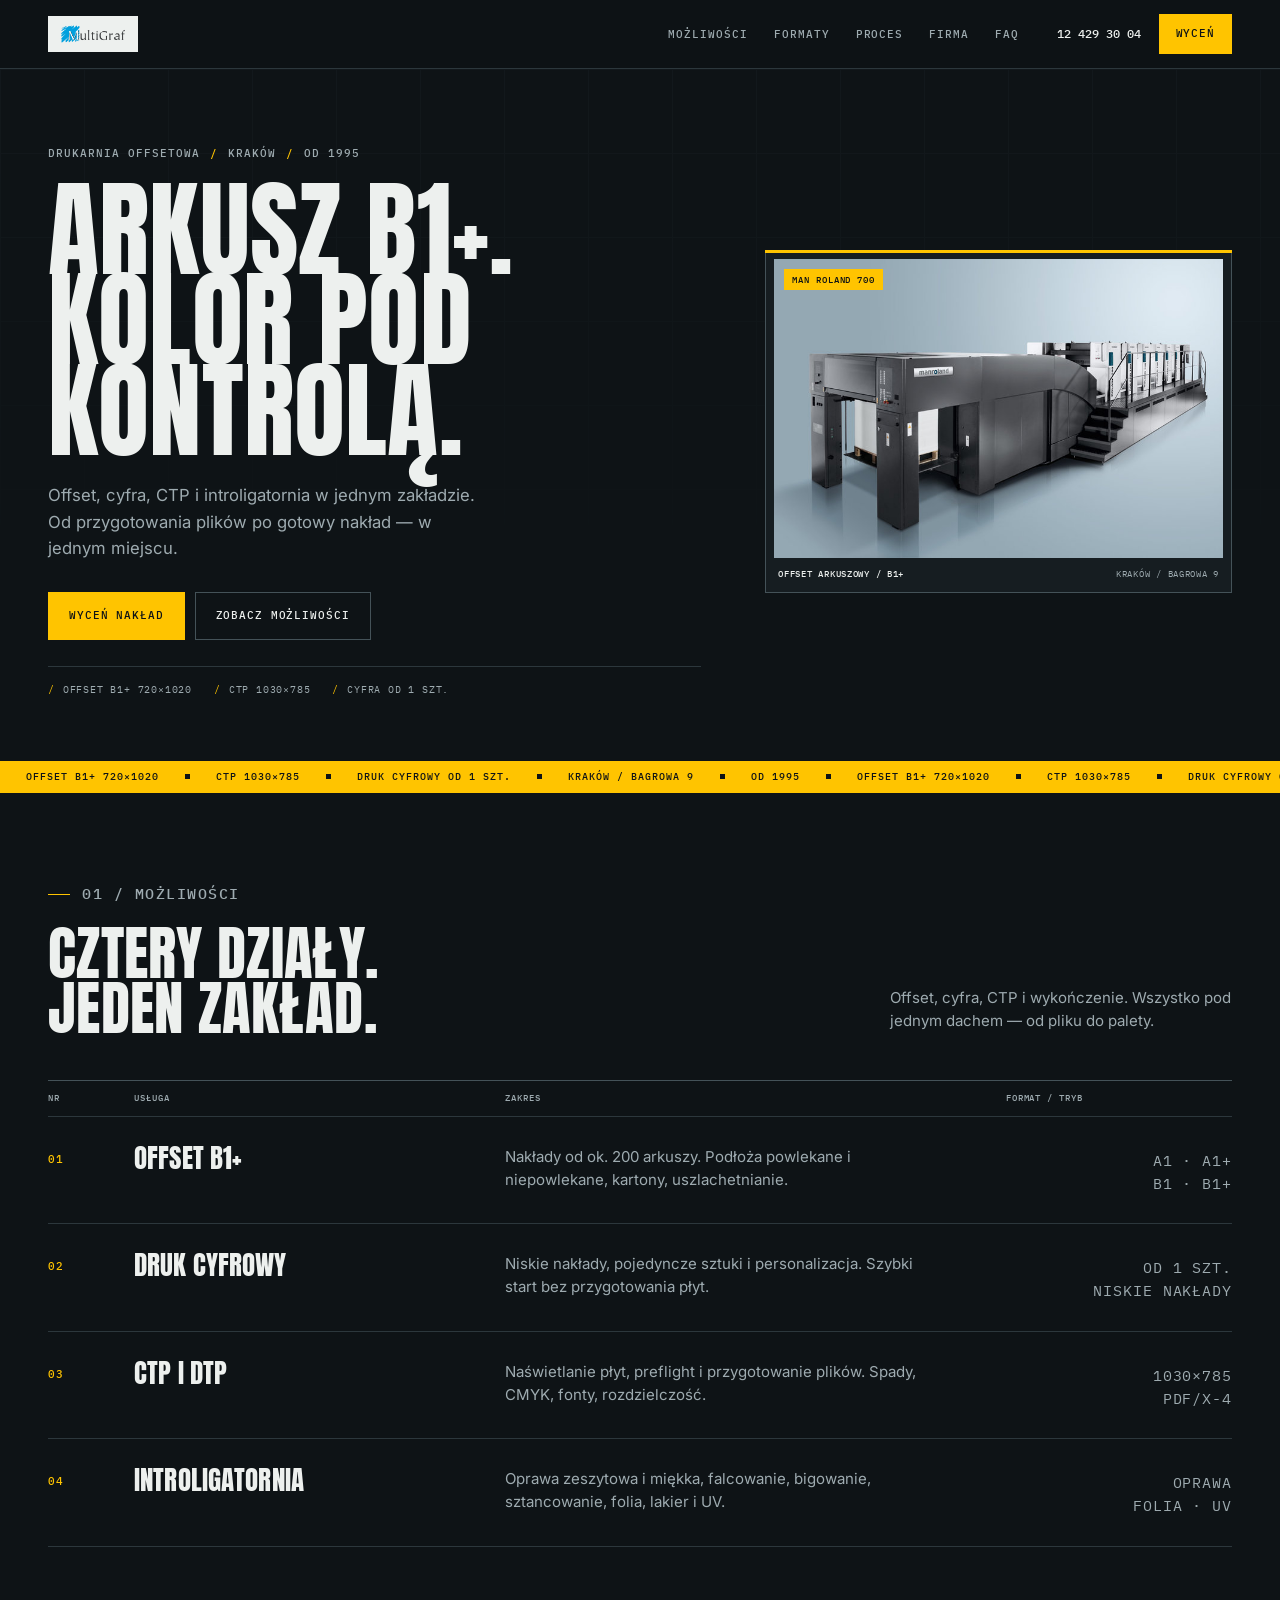
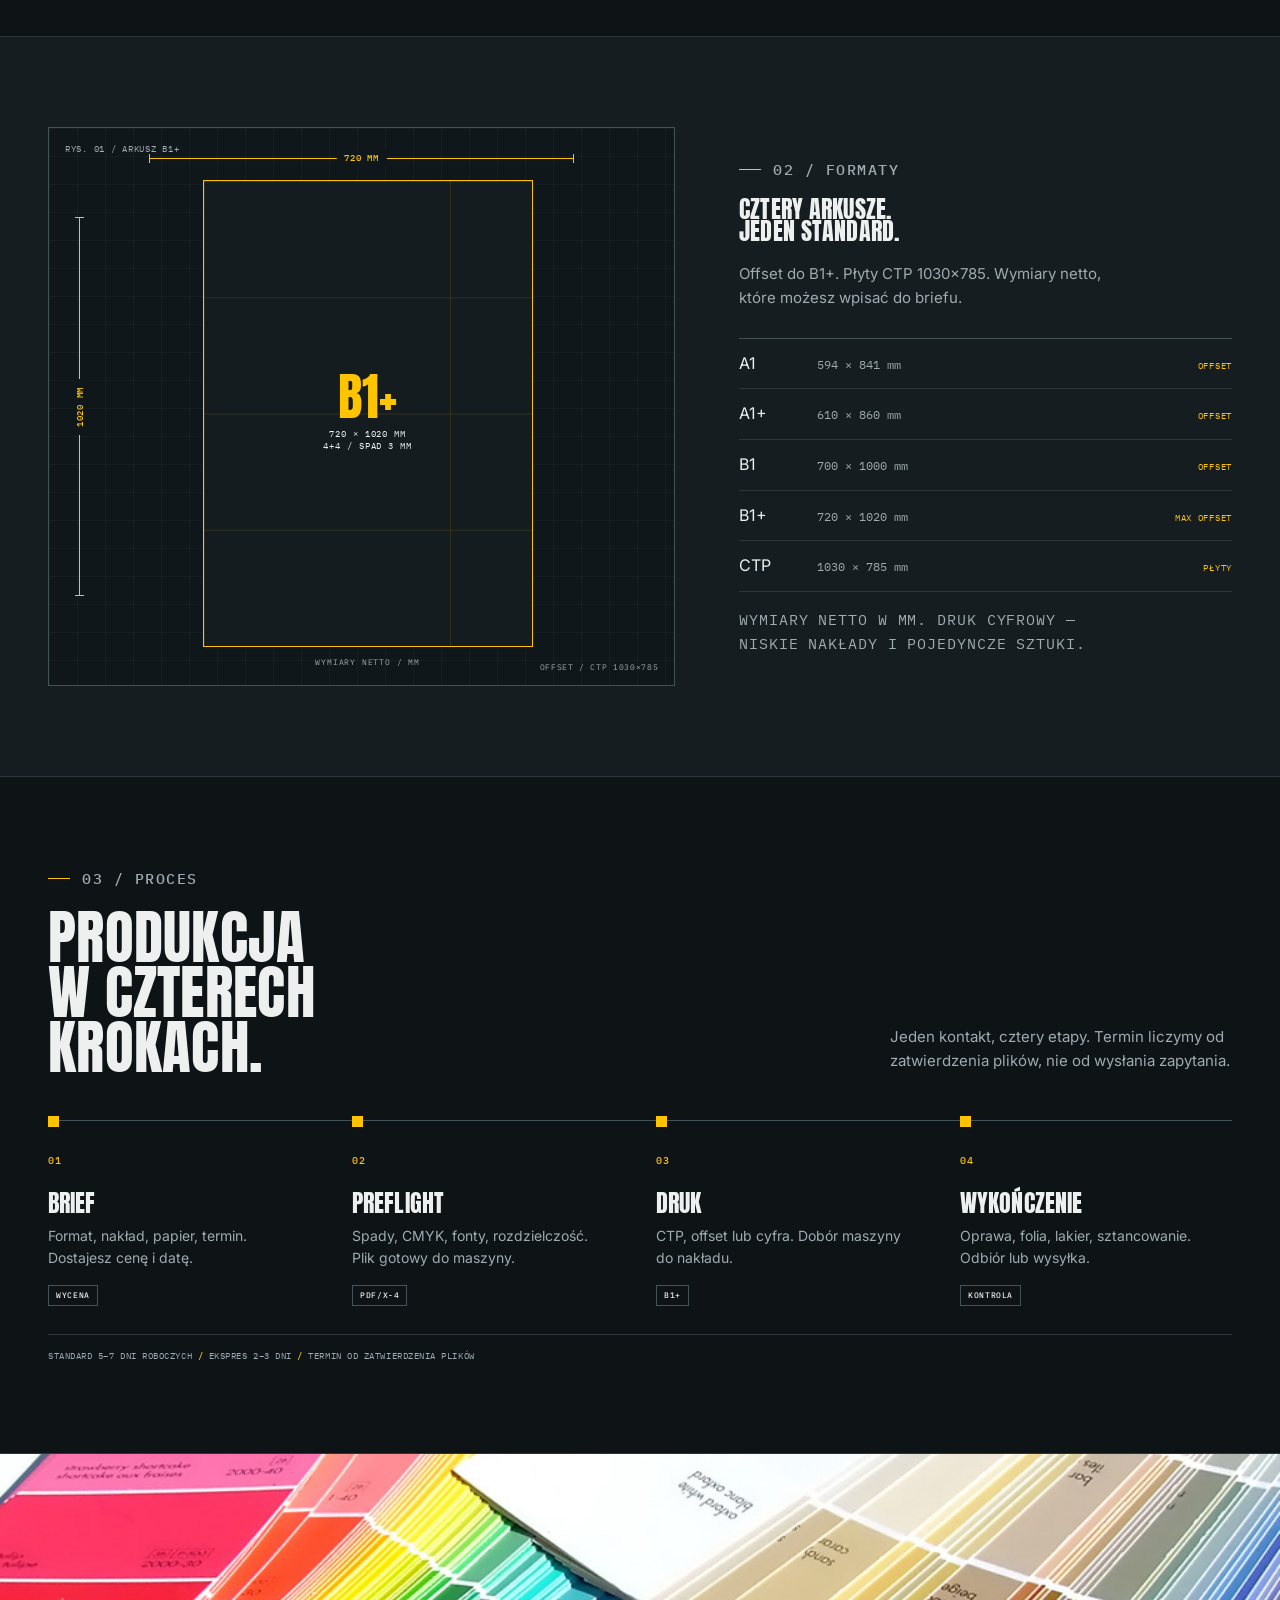
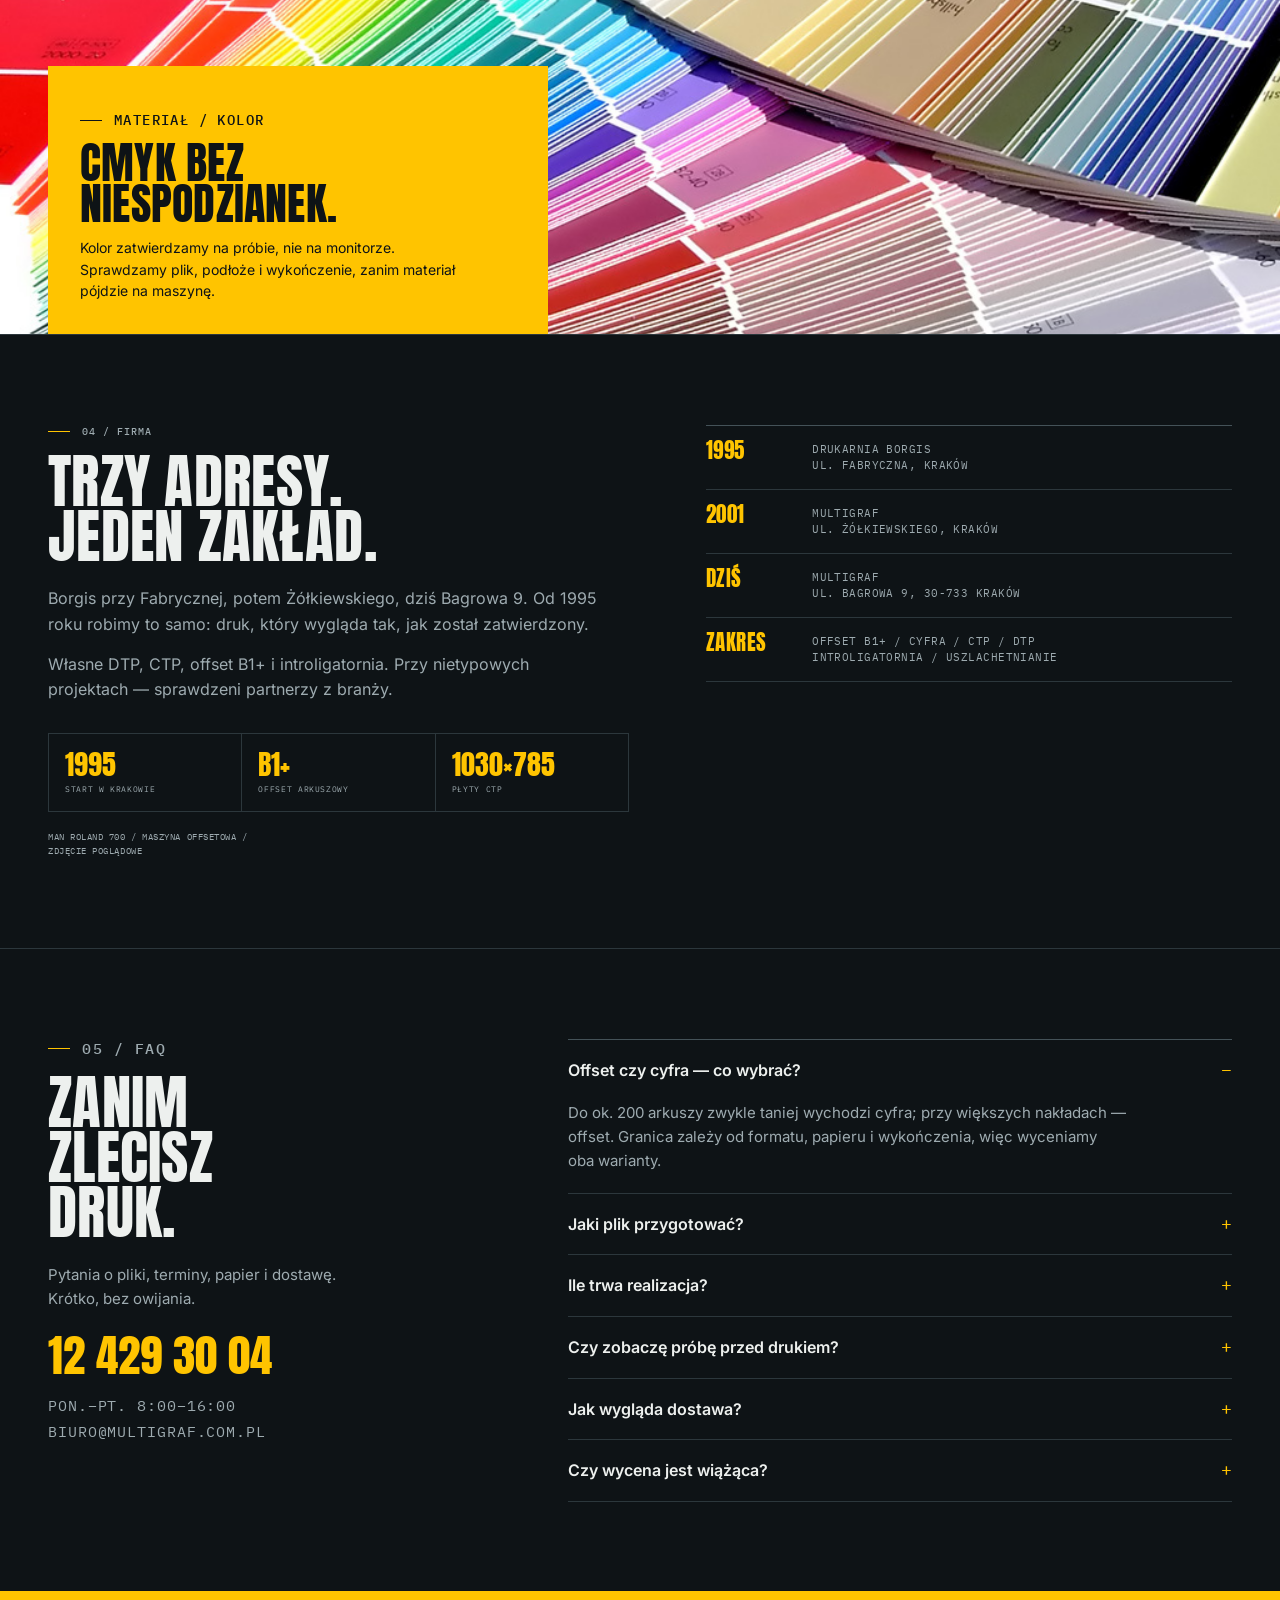
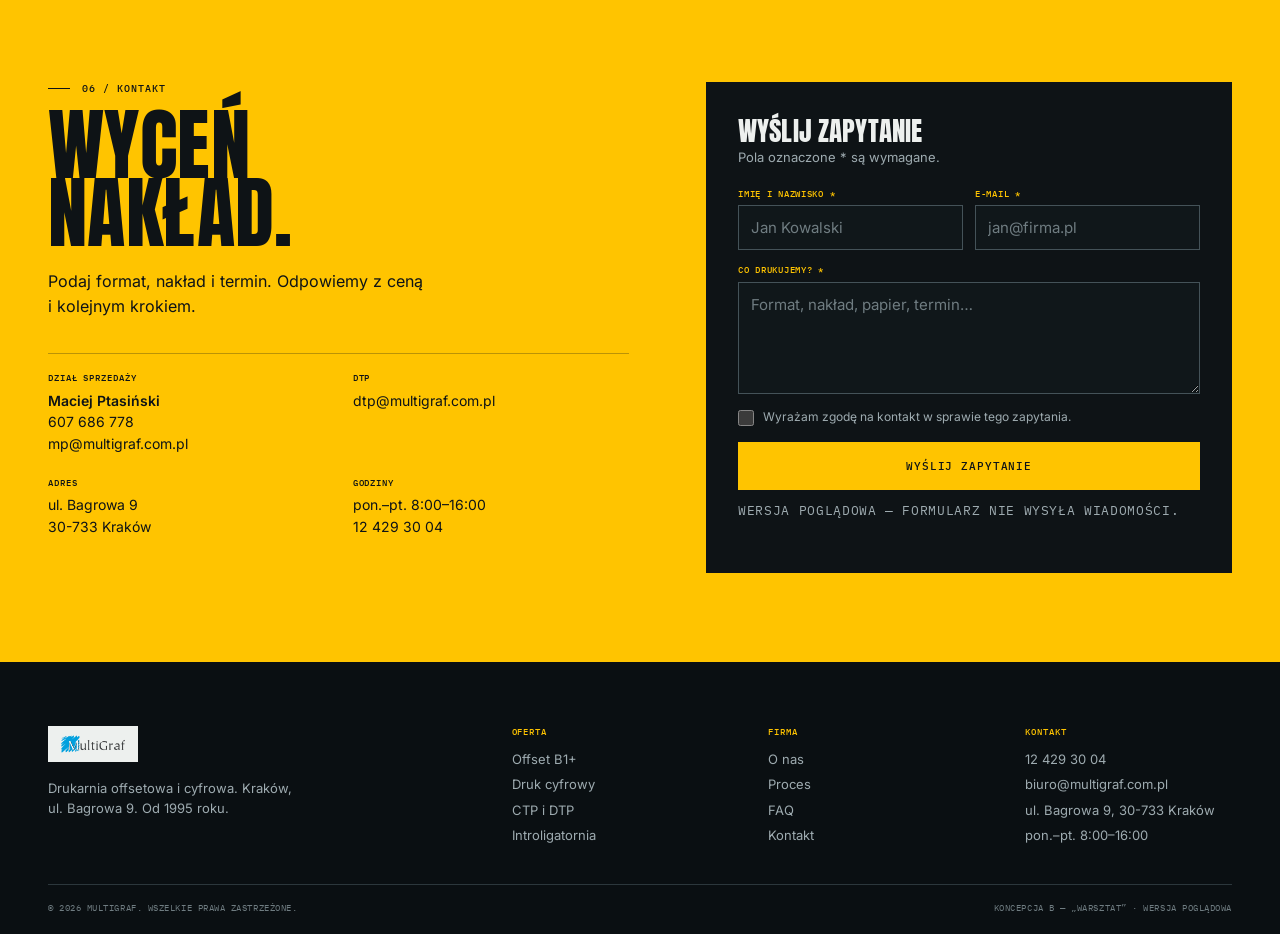
<file: koncepcje/b-warsztat.html>
<!DOCTYPE html>
<html lang="pl">
<head>
  <meta charset="UTF-8" />
  <meta name="viewport" content="width=device-width, initial-scale=1.0" />
  <meta name="robots" content="noindex, nofollow" />
  <title>MultiGraf — druk offsetowy B1+ w Krakowie | koncepcja B „Warsztat”</title>
  <meta name="description" content="Koncepcja B „Warsztat” — offset B1+, CTP 1030×785, druk cyfrowy i introligatornia. MultiGraf, Kraków, od 1995 roku." />
  <meta name="theme-color" content="#0e1316" />
  <link rel="icon" href="../assets/img/favicon.png" />
  <link rel="preload" as="image" href="../assets/img/maszyna-offset-man-roland-700.jpg" fetchpriority="high" />
  <link rel="preload" as="font" type="font/woff2" href="../assets/fonts/anton-latin-ext.woff2" crossorigin />
  <link rel="stylesheet" href="../assets/css/fonts.css" />
  <link rel="stylesheet" href="../assets/css/base.css" />
  <link rel="stylesheet" href="../assets/css/b.css" />
</head>
<body class="page-b">
  <a class="skip-link" href="#main">Przejdź do treści</a>

  <header class="site-head">
    <div class="shell head-row">
      <a class="brand" href="#top" aria-label="MultiGraf — strona główna">
        <img src="../assets/img/logo-multigraf.png" alt="" width="72" height="22" />
      </a>

      <nav class="nav" id="nav-b" data-nav aria-label="Nawigacja główna">
        <a href="#mozliwosci">Możliwości</a>
        <a href="#formaty">Formaty</a>
        <a href="#proces">Proces</a>
        <a href="#firma">Firma</a>
        <a href="#faq">FAQ</a>
      </nav>

      <div class="head-actions">
        <a class="head-phone" href="tel:+48124293004">12 429 30 04</a>
        <a class="btn btn--signal head-cta" href="#kontakt">Wyceń</a>
        <button class="nav-toggle" type="button" data-nav-toggle aria-expanded="false" aria-controls="nav-b">
          <span></span><span></span><span></span>
          <span class="visually-hidden">Otwórz menu</span>
        </button>
      </div>
    </div>
  </header>

  <main id="main">
    <section class="hero" id="top">
      <div class="shell hero-grid">
        <div class="hero-copy">
          <p class="kicker">Drukarnia offsetowa <b>/</b> Kraków <b>/</b> od 1995</p>
          <h1>Arkusz B1+.<br />Kolor pod<br />kontrolą.</h1>
          <p class="hero-lead">
            Offset, cyfra, CTP i introligatornia w jednym zakładzie.
            Od przygotowania plików po gotowy nakład — w jednym miejscu.
          </p>
          <div class="hero-actions">
            <a class="btn btn--signal" href="#kontakt">Wyceń nakład</a>
            <a class="btn btn--line" href="#mozliwosci">Zobacz możliwości</a>
          </div>
          <p class="hero-specs">
            <span>Offset B1+ 720×1020</span>
            <span>CTP 1030×785</span>
            <span>Cyfra od 1 szt.</span>
          </p>
        </div>

        <figure class="machine" data-enter>
          <span class="machine__tag">Man Roland 700</span>
          <img
            src="../assets/img/maszyna-offset-man-roland-700.jpg"
            alt="Maszyna offsetowa Man Roland 700"
            width="750"
            height="500"
            fetchpriority="high"
          />
          <figcaption>
            <strong>Offset arkuszowy / B1+</strong>
            <span>Kraków / Bagrowa 9</span>
          </figcaption>
        </figure>
      </div>
    </section>

    <div class="tape" aria-hidden="true">
      <div class="tape__track">
        <span>Offset B1+ 720×1020</span>
        <span>CTP 1030×785</span>
        <span>Druk cyfrowy od 1 szt.</span>
        <span>Kraków / Bagrowa 9</span>
        <span>Od 1995</span>
        <span>Offset B1+ 720×1020</span>
        <span>CTP 1030×785</span>
        <span>Druk cyfrowy od 1 szt.</span>
        <span>Kraków / Bagrowa 9</span>
        <span>Od 1995</span>
        <span>Offset B1+ 720×1020</span>
        <span>CTP 1030×785</span>
      </div>
    </div>

    <section class="section" id="mozliwosci">
      <div class="shell">
        <header class="sec-head">
          <div>
            <p class="sec-label">01 / Możliwości</p>
            <h2>Cztery działy.<br />Jeden zakład.</h2>
          </div>
          <p>
            Offset, cyfra, CTP i wykończenie. Wszystko pod jednym dachem —
            od pliku do palety.
          </p>
        </header>

        <div class="svc-head" aria-hidden="true">
          <span>Nr</span>
          <span>Usługa</span>
          <span>Zakres</span>
          <span>Format / tryb</span>
        </div>

        <div class="services">
          <article class="svc">
            <span class="svc__num">01</span>
            <h3>Offset B1+</h3>
            <p>Nakłady od ok. 200 arkuszy. Podłoża powlekane i niepowlekane, kartony, uszlachetnianie.</p>
            <p class="svc__spec">A1 · A1+<br />B1 · B1+</p>
          </article>

          <article class="svc">
            <span class="svc__num">02</span>
            <h3>Druk cyfrowy</h3>
            <p>Niskie nakłady, pojedyncze sztuki i personalizacja. Szybki start bez przygotowania płyt.</p>
            <p class="svc__spec">Od 1 szt.<br />Niskie nakłady</p>
          </article>

          <article class="svc">
            <span class="svc__num">03</span>
            <h3>CTP i DTP</h3>
            <p>Naświetlanie płyt, preflight i przygotowanie plików. Spady, CMYK, fonty, rozdzielczość.</p>
            <p class="svc__spec">1030×785<br />PDF/X-4</p>
          </article>

          <article class="svc">
            <span class="svc__num">04</span>
            <h3>Introligatornia</h3>
            <p>Oprawa zeszytowa i miękka, falcowanie, bigowanie, sztancowanie, folia, lakier i UV.</p>
            <p class="svc__spec">Oprawa<br />Folia · UV</p>
          </article>
        </div>
      </div>
    </section>

    <section class="section formats-section" id="formaty">
      <div class="shell formats-grid">
        <div class="sheet-board" role="img" aria-label="Arkusz B1+ ma 720 na 1020 milimetrów">
          <span class="sheet-board__index">Rys. 01 / Arkusz B1+</span>

          <div class="dim dim--w" aria-hidden="true"><span>720 mm</span></div>
          <div class="dim dim--h" aria-hidden="true"><span>1020 mm</span></div>

          <div class="sheet" aria-hidden="true">
            <div class="sheet__tag">
              <strong>B1+</strong>
              <span>720 × 1020 mm<br />4+4 / spad 3 mm</span>
            </div>
            <span class="sheet__note">Wymiary netto / mm</span>
          </div>

          <span class="sheet-board__foot">Offset / CTP 1030×785</span>
        </div>

        <div class="format-copy">
          <p class="sec-label">02 / Formaty</p>
          <h2>Cztery arkusze.<br />Jeden standard.</h2>
          <p>
            Offset do B1+. Płyty CTP 1030×785. Wymiary netto, które możesz
            wpisać do briefu.
          </p>

          <dl class="format-list">
            <div class="format-row">
              <dt>A1</dt>
              <dd><span>594 × 841 mm</span><em>offset</em></dd>
            </div>
            <div class="format-row">
              <dt>A1+</dt>
              <dd><span>610 × 860 mm</span><em>offset</em></dd>
            </div>
            <div class="format-row">
              <dt>B1</dt>
              <dd><span>700 × 1000 mm</span><em>offset</em></dd>
            </div>
            <div class="format-row">
              <dt>B1+</dt>
              <dd><span>720 × 1020 mm</span><em>max offset</em></dd>
            </div>
            <div class="format-row">
              <dt>CTP</dt>
              <dd><span>1030 × 785 mm</span><em>płyty</em></dd>
            </div>
          </dl>

          <p class="format-note">
            Wymiary netto w mm. Druk cyfrowy — niskie nakłady i pojedyncze sztuki.
          </p>
        </div>
      </div>
    </section>

    <section class="section" id="proces">
      <div class="shell">
        <header class="sec-head">
          <div>
            <p class="sec-label">03 / Proces</p>
            <h2>Produkcja<br />w czterech krokach.</h2>
          </div>
          <p>
            Jeden kontakt, cztery etapy. Termin liczymy od zatwierdzenia plików,
            nie od wysłania zapytania.
          </p>
        </header>

        <ol class="process">
          <li class="station">
            <span class="station__num">01</span>
            <h3>Brief</h3>
            <p>Format, nakład, papier, termin. Dostajesz cenę i datę.</p>
            <span class="station__check">Wycena</span>
          </li>
          <li class="station">
            <span class="station__num">02</span>
            <h3>Preflight</h3>
            <p>Spady, CMYK, fonty, rozdzielczość. Plik gotowy do maszyny.</p>
            <span class="station__check">PDF/X-4</span>
          </li>
          <li class="station">
            <span class="station__num">03</span>
            <h3>Druk</h3>
            <p>CTP, offset lub cyfra. Dobór maszyny do nakładu.</p>
            <span class="station__check">B1+</span>
          </li>
          <li class="station">
            <span class="station__num">04</span>
            <h3>Wykończenie</h3>
            <p>Oprawa, folia, lakier, sztancowanie. Odbiór lub wysyłka.</p>
            <span class="station__check">Kontrola</span>
          </li>
        </ol>

        <p class="process-note">
          Standard 5–7 dni roboczych <b>/</b> Ekspres 2–3 dni <b>/</b> termin od zatwierdzenia plików
        </p>
      </div>
    </section>

    <section class="colour-band">
      <img
        src="../assets/img/paint-samples.jpg"
        alt="Wachlarze próbek kolorów CMYK"
        width="1024"
        height="780"
        loading="lazy"
      />
      <div class="colour-note">
        <p class="sec-label">Materiał / kolor</p>
        <h2>CMYK bez niespodzianek.</h2>
        <p>
          Kolor zatwierdzamy na próbie, nie na monitorze. Sprawdzamy plik,
          podłoże i wykończenie, zanim materiał pójdzie na maszynę.
        </p>
      </div>
    </section>

    <section class="section" id="firma">
      <div class="shell about-grid">
        <div class="about-copy">
          <p class="sec-label">04 / Firma</p>
          <h2>Trzy adresy.<br />Jeden zakład.</h2>
          <p>
            Borgis przy Fabrycznej, potem Żółkiewskiego, dziś Bagrowa 9.
            Od 1995 roku robimy to samo: druk, który wygląda tak, jak został
            zatwierdzony.
          </p>
          <p>
            Własne DTP, CTP, offset B1+ i introligatornia. Przy nietypowych
            projektach — sprawdzeni partnerzy z branży.
          </p>

          <div class="about-stats">
            <div>
              <strong>1995</strong>
              <span>Start w Krakowie</span>
            </div>
            <div>
              <strong>B1+</strong>
              <span>Offset arkuszowy</span>
            </div>
            <div>
              <strong>1030×785</strong>
              <span>Płyty CTP</span>
            </div>
          </div>

          <p class="about-caption">
            Man Roland 700 / maszyna offsetowa / zdjęcie poglądowe
          </p>
        </div>

        <dl class="timeline">
          <div>
            <dt>1995</dt>
            <dd>Drukarnia Borgis<br />ul. Fabryczna, Kraków</dd>
          </div>
          <div>
            <dt>2001</dt>
            <dd>MultiGraf<br />ul. Żółkiewskiego, Kraków</dd>
          </div>
          <div>
            <dt>Dziś</dt>
            <dd>MultiGraf<br />ul. Bagrowa 9, 30-733 Kraków</dd>
          </div>
          <div>
            <dt>Zakres</dt>
            <dd>Offset B1+ / cyfra / CTP / DTP<br />introligatornia / uszlachetnianie</dd>
          </div>
        </dl>
      </div>
    </section>

    <section class="section section--line" id="faq">
      <div class="shell faq-grid">
        <aside class="faq-aside">
          <p class="sec-label">05 / FAQ</p>
          <h2>Zanim zlecisz druk.</h2>
          <p>Pytania o pliki, terminy, papier i dostawę. Krótko, bez owijania.</p>
          <a class="faq-phone" href="tel:+48124293004">12 429 30 04</a>
          <p class="faq-hours">pon.–pt. 8:00–16:00<br />biuro@multigraf.com.pl</p>
        </aside>

        <div class="faq">
          <details open>
            <summary>Offset czy cyfra — co wybrać?</summary>
            <p>
              Do ok. 200 arkuszy zwykle taniej wychodzi cyfra; przy większych
              nakładach — offset. Granica zależy od formatu, papieru i wykończenia,
              więc wyceniamy oba warianty.
            </p>
          </details>
          <details>
            <summary>Jaki plik przygotować?</summary>
            <p>
              PDF/X-4 w CMYK, spad 3 mm, zdjęcia 300 dpi, fonty osadzone.
              Jeśli plik nie jest gotowy — robimy preflight i pomagamy w DTP.
            </p>
          </details>
          <details>
            <summary>Ile trwa realizacja?</summary>
            <p>
              Standardowo 5–7 dni roboczych od zatwierdzenia plików. Ekspres
              2–3 dni — po potwierdzeniu terminu i dostępności papieru.
            </p>
          </details>
          <details>
            <summary>Czy zobaczę próbę przed drukiem?</summary>
            <p>
              Tak. Pokazujemy próbniki papieru i wykonujemy wydruk próbny,
              żeby zatwierdzić kolor i podłoże przed pełnym nakładem.
            </p>
          </details>
          <details>
            <summary>Jak wygląda dostawa?</summary>
            <p>
              Odbiór przy Bagrowej 9 jest bezpłatny. Paczkomat InPost — 15 zł
              do 25 kg. Kurier DPD — koszt wg wagi, liczony przy wycenie.
            </p>
          </details>
          <details>
            <summary>Czy wycena jest wiążąca?</summary>
            <p>
              Wycena z kalkulatora jest orientacyjna i ważna 48 godzin.
              Ostateczną cenę potwierdzamy po sprawdzeniu plików.
            </p>
          </details>
        </div>
      </div>
    </section>

    <section class="contact" id="kontakt">
      <div class="shell contact-grid">
        <div class="contact-copy">
          <p class="sec-label">06 / Kontakt</p>
          <h2>Wyceń<br />nakład.</h2>
          <p class="contact-lead">
            Podaj format, nakład i termin. Odpowiemy z ceną i kolejnym krokiem.
          </p>

          <div class="contact-details">
            <div>
              <h3>Dział sprzedaży</h3>
              <p><strong>Maciej Ptasiński</strong><br />
                <a href="tel:+48607686778">607 686 778</a><br />
                <a href="mailto:mp@multigraf.com.pl">mp@multigraf.com.pl</a>
              </p>
            </div>
            <div>
              <h3>DTP</h3>
              <p><a href="mailto:dtp@multigraf.com.pl">dtp@multigraf.com.pl</a></p>
            </div>
            <div>
              <h3>Adres</h3>
              <p>ul. Bagrowa 9<br />30-733 Kraków</p>
            </div>
            <div>
              <h3>Godziny</h3>
              <p>pon.–pt. 8:00–16:00<br />
                <a href="tel:+48124293004">12 429 30 04</a>
              </p>
            </div>
          </div>
        </div>

        <form class="contact-form" data-demo-form>
          <h3>Wyślij zapytanie</h3>
          <p>Pola oznaczone * są wymagane.</p>

          <div class="field-row">
            <div class="field">
              <label for="b-name">Imię i nazwisko *</label>
              <input id="b-name" name="name" type="text" autocomplete="name" placeholder="Jan Kowalski" required />
            </div>
            <div class="field">
              <label for="b-email">E-mail *</label>
              <input id="b-email" name="email" type="email" autocomplete="email" placeholder="jan@firma.pl" required />
            </div>
          </div>

          <div class="field">
            <label for="b-message">Co drukujemy? *</label>
            <textarea id="b-message" name="message" placeholder="Format, nakład, papier, termin…" required></textarea>
          </div>

          <label class="consent">
            <input type="checkbox" name="consent" required />
            <span>Wyrażam zgodę na kontakt w sprawie tego zapytania.</span>
          </label>

          <button class="btn btn--signal" type="submit">Wyślij zapytanie</button>
          <p class="form-status" data-form-status></p>
          <p class="form-note">Wersja poglądowa — formularz nie wysyła wiadomości.</p>
        </form>
      </div>
    </section>
  </main>

  <footer class="footer">
    <div class="shell">
      <div class="footer-grid">
        <div class="footer-brand">
          <a class="brand" href="#top" aria-label="MultiGraf — strona główna">
            <img src="../assets/img/logo-multigraf.png" alt="" width="72" height="22" />
          </a>
          <p>Drukarnia offsetowa i cyfrowa. Kraków, ul. Bagrowa 9. Od 1995 roku.</p>
        </div>
        <div>
          <h2>Oferta</h2>
          <ul>
            <li><a href="#mozliwosci">Offset B1+</a></li>
            <li><a href="#mozliwosci">Druk cyfrowy</a></li>
            <li><a href="#mozliwosci">CTP i DTP</a></li>
            <li><a href="#mozliwosci">Introligatornia</a></li>
          </ul>
        </div>
        <div>
          <h2>Firma</h2>
          <ul>
            <li><a href="#firma">O nas</a></li>
            <li><a href="#proces">Proces</a></li>
            <li><a href="#faq">FAQ</a></li>
            <li><a href="#kontakt">Kontakt</a></li>
          </ul>
        </div>
        <div>
          <h2>Kontakt</h2>
          <ul>
            <li><a href="tel:+48124293004">12 429 30 04</a></li>
            <li><a href="mailto:biuro@multigraf.com.pl">biuro@multigraf.com.pl</a></li>
            <li>ul. Bagrowa 9, 30-733 Kraków</li>
            <li>pon.–pt. 8:00–16:00</li>
          </ul>
        </div>
      </div>

      <div class="footer-legal">
        <span>© 2026 MultiGraf. Wszelkie prawa zastrzeżone.</span>
        <span>Koncepcja B — „Warsztat” · wersja poglądowa</span>
      </div>
    </div>
  </footer>

  <script src="../assets/site.js"></script>
</body>
</html>
</file>
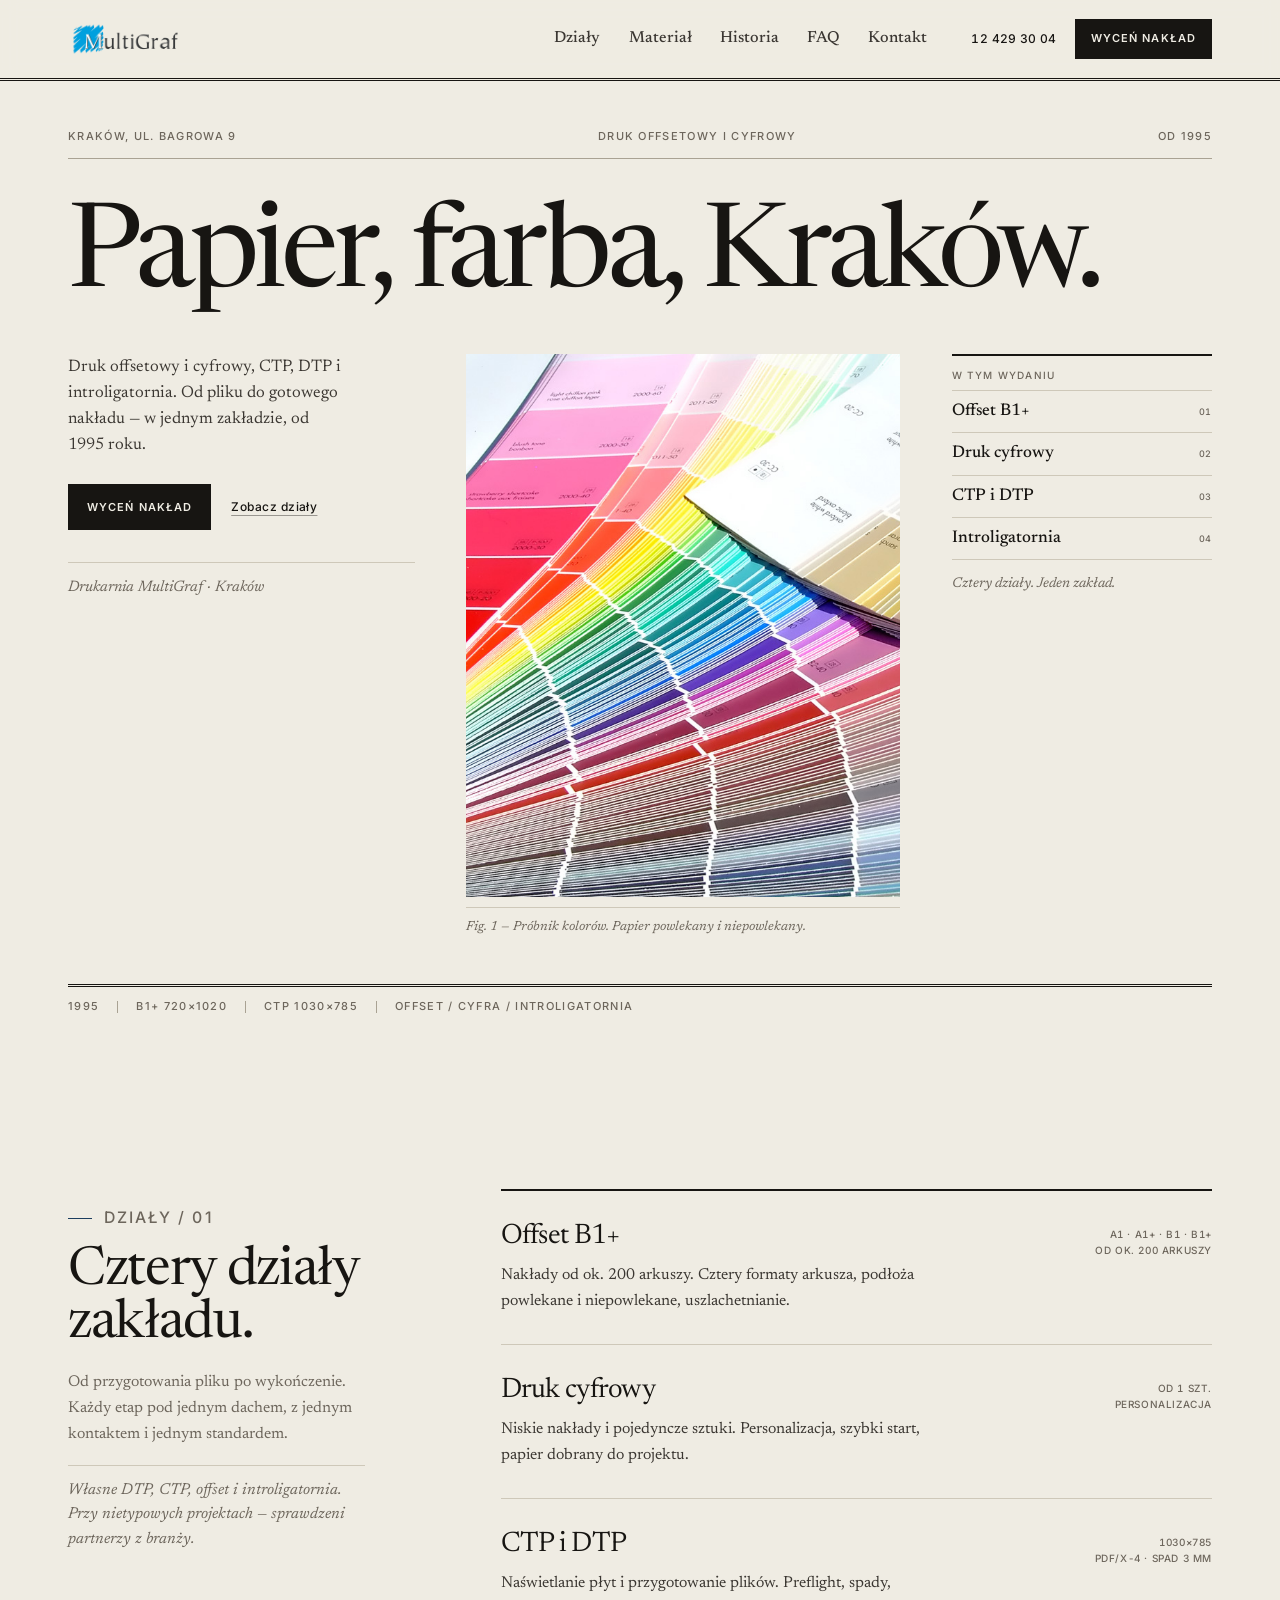
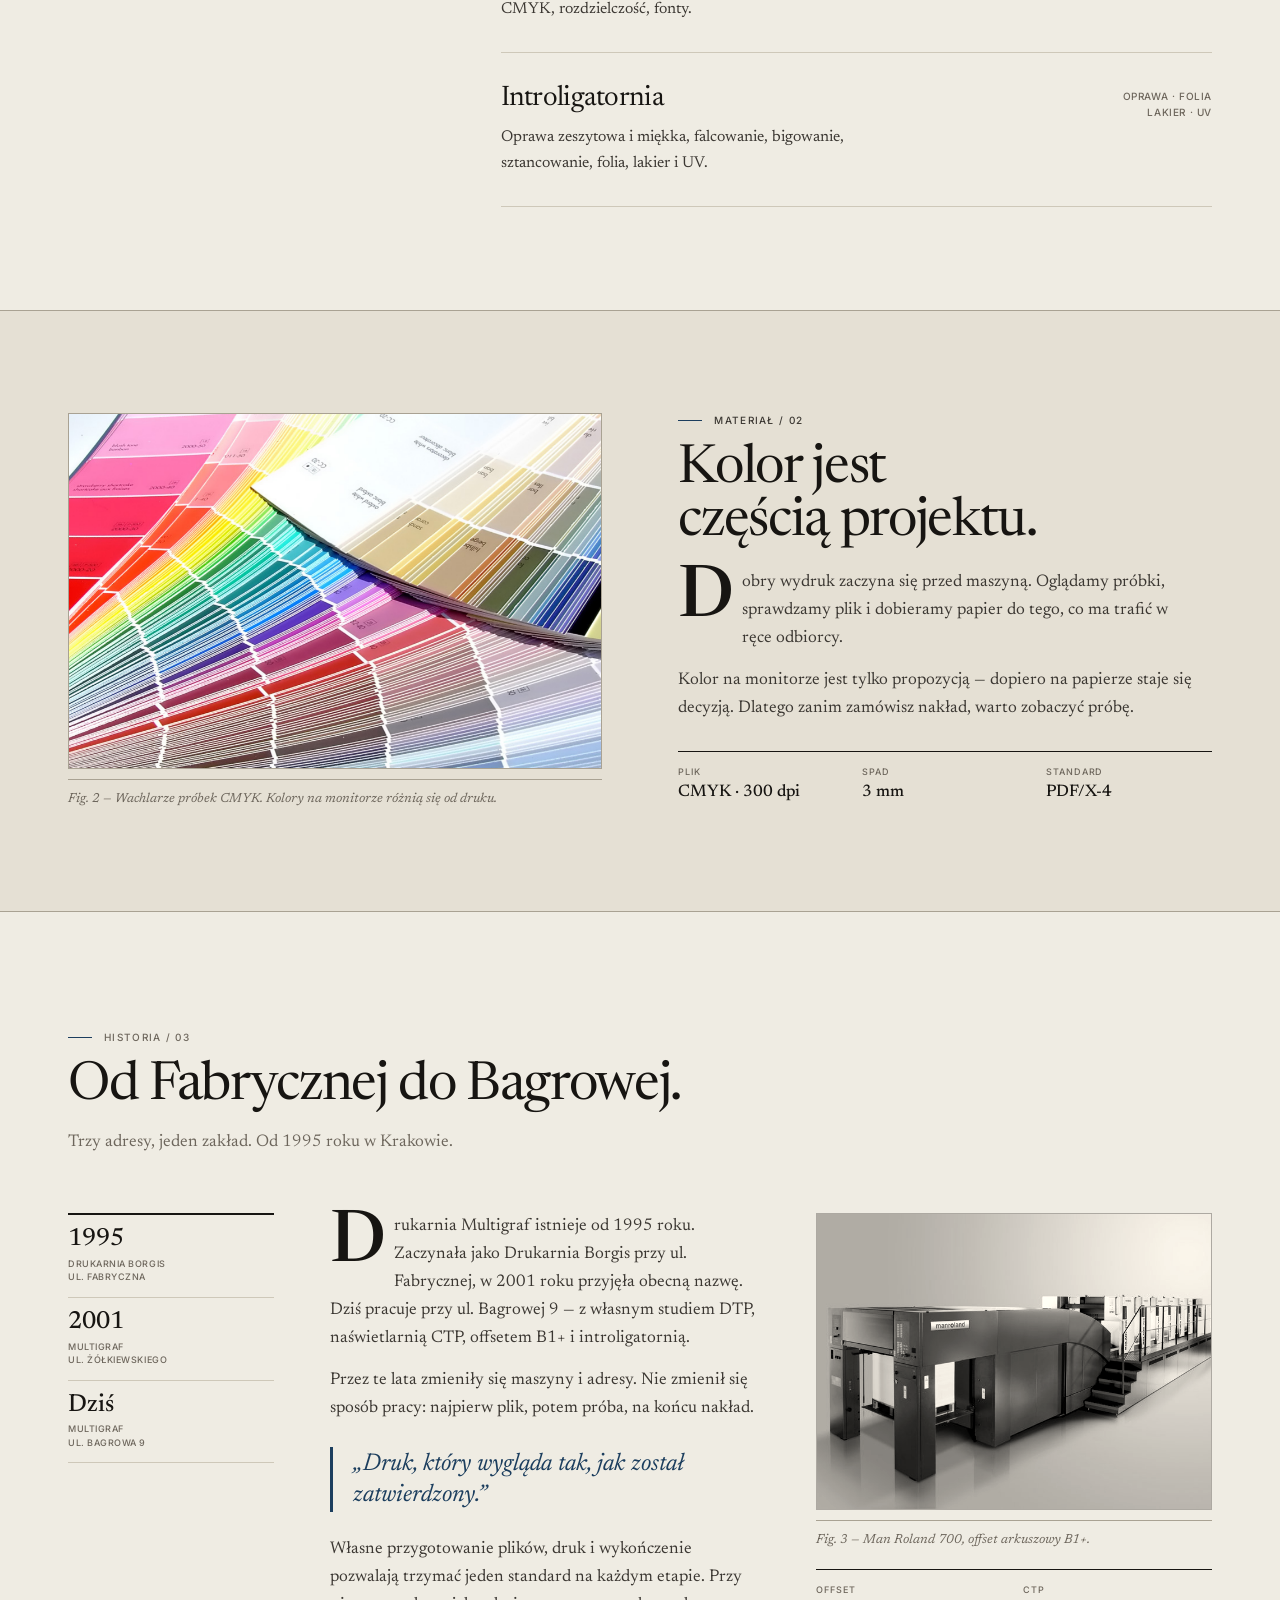
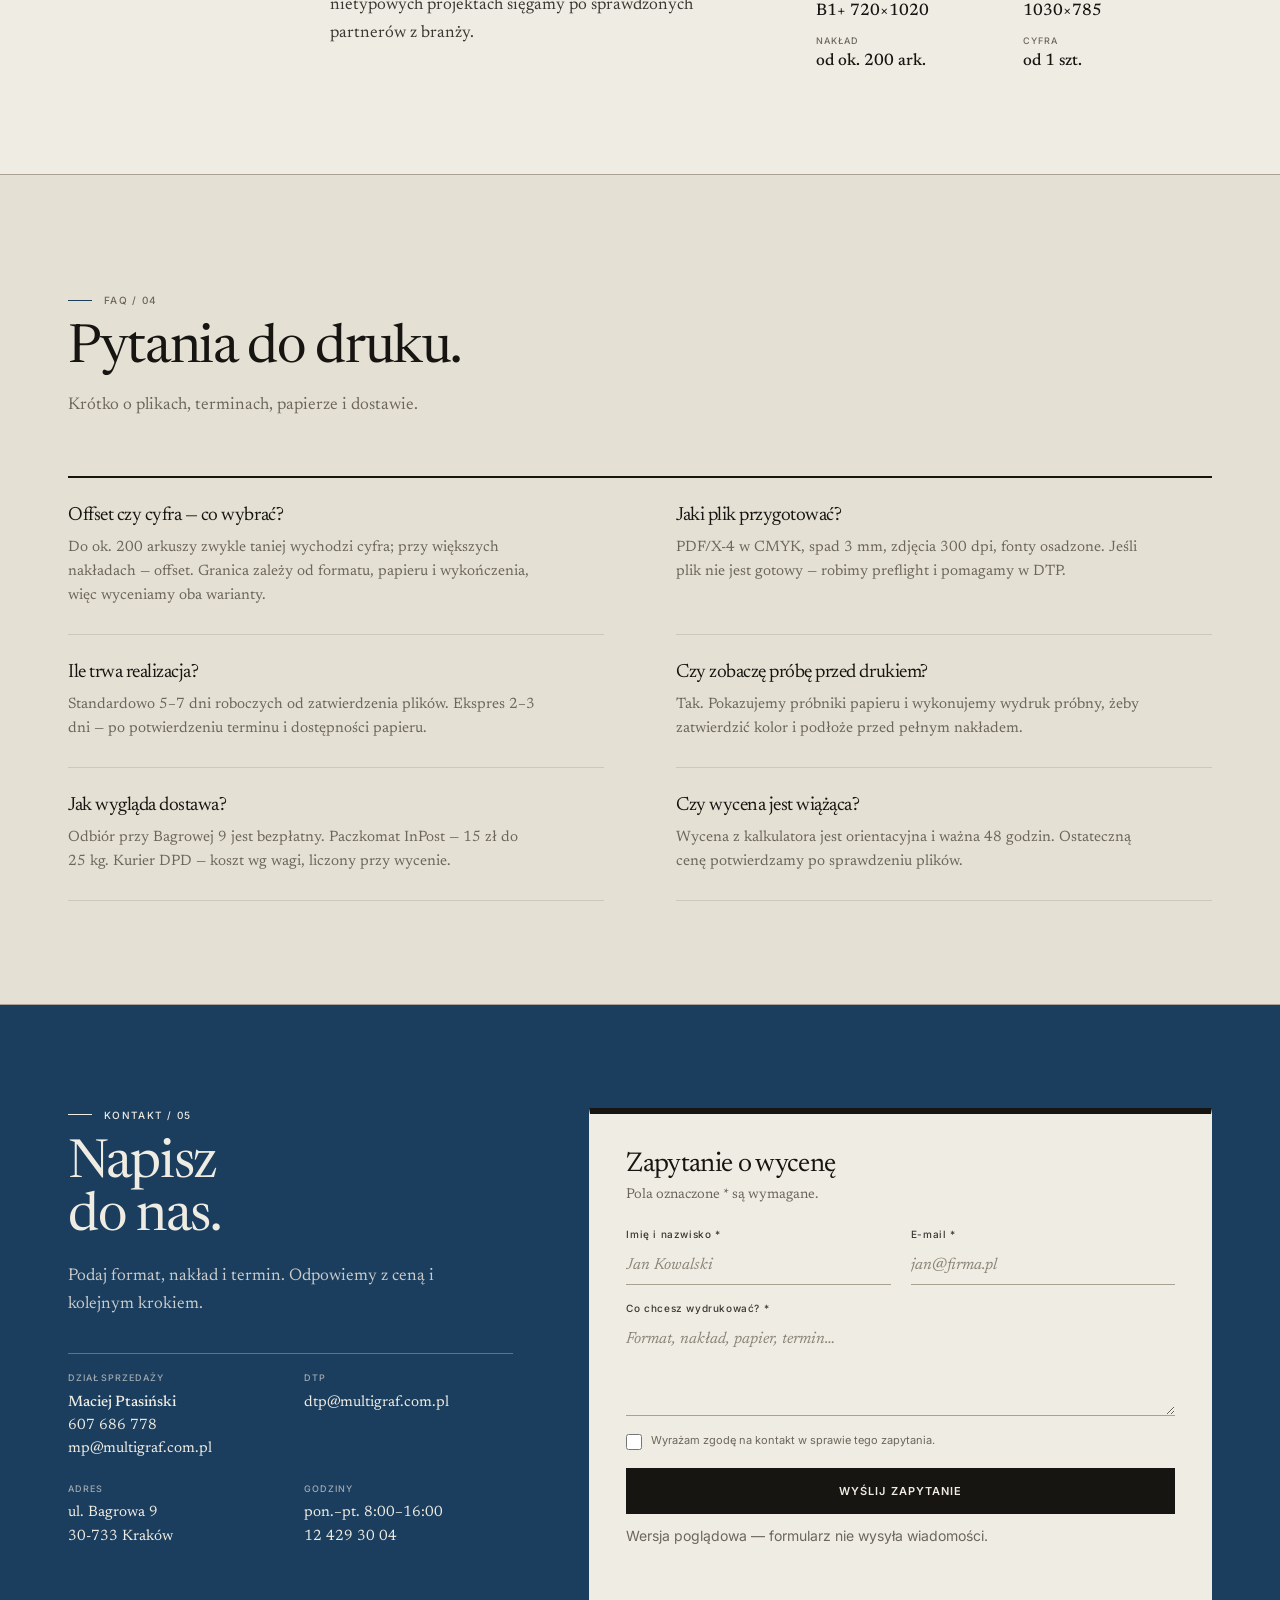
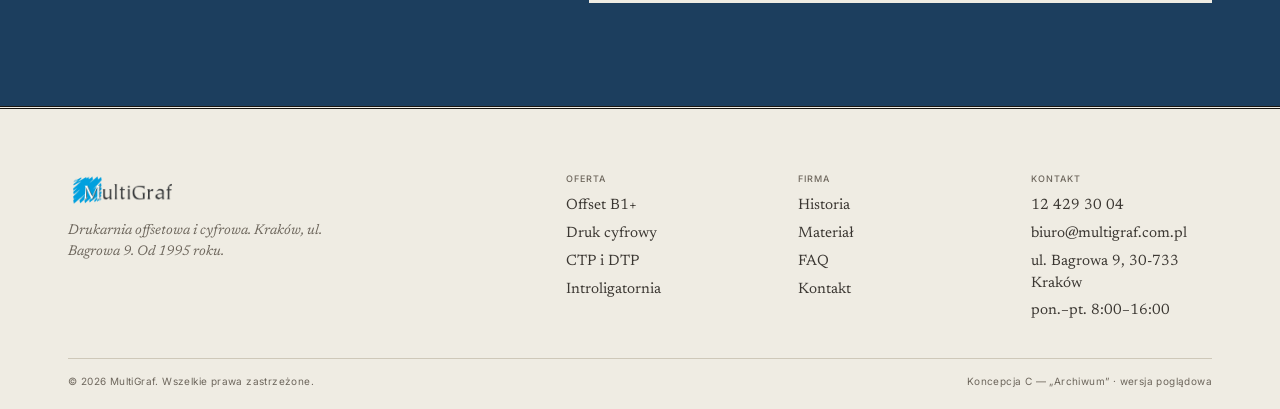
<file: koncepcje/c-archiwum.html>
<!DOCTYPE html>
<html lang="pl">
<head>
  <meta charset="UTF-8" />
  <meta name="viewport" content="width=device-width, initial-scale=1.0" />
  <meta name="robots" content="noindex, nofollow" />
  <title>MultiGraf — drukarnia w Krakowie od 1995 | koncepcja C „Archiwum”</title>
  <meta name="description" content="Koncepcja C „Archiwum” — krakowski front magazine o druku. Offset B1+, cyfra, CTP, DTP i introligatornia. MultiGraf, od 1995 roku." />
  <meta name="theme-color" content="#efece3" />
  <link rel="icon" href="../assets/img/favicon.png" />
  <link rel="preload" as="image" href="../assets/img/paint-samples.jpg" fetchpriority="high" />
  <link rel="preload" as="font" type="font/woff2" href="../assets/fonts/newsreader-latin-ext.woff2" crossorigin />
  <link rel="stylesheet" href="../assets/css/fonts.css" />
  <link rel="stylesheet" href="../assets/css/base.css" />
  <link rel="stylesheet" href="../assets/css/c.css" />
</head>
<body class="page-c">
  <a class="skip-link" href="#main">Przejdź do treści</a>

  <header class="site-head">
    <div class="shell head-row">
      <a class="brand" href="#top" aria-label="MultiGraf — strona główna">
        <img src="../assets/img/logo-multigraf.png" alt="" width="118" height="36" />
      </a>

      <nav class="nav" id="nav-c" data-nav aria-label="Nawigacja główna">
        <a href="#dzialy">Działy</a>
        <a href="#material">Materiał</a>
        <a href="#historia">Historia</a>
        <a href="#faq">FAQ</a>
        <a href="#kontakt">Kontakt</a>
      </nav>

      <div class="head-actions">
        <a class="head-phone" href="tel:+48124293004">12 429 30 04</a>
        <a class="btn btn--ink head-cta" href="#kontakt">Wyceń nakład</a>
        <button class="nav-toggle" type="button" data-nav-toggle aria-expanded="false" aria-controls="nav-c">
          <span></span><span></span><span></span>
          <span class="visually-hidden">Otwórz menu</span>
        </button>
      </div>
    </div>
  </header>

  <main id="main">
    <section class="hero" id="top">
      <div class="shell">
        <div class="dateline meta">
          <span>Kraków, ul. Bagrowa 9</span>
          <span>Druk offsetowy i cyfrowy</span>
          <span>Od 1995</span>
        </div>

        <h1>Papier, farba, Kraków.</h1>

        <div class="hero-grid">
          <div>
            <p class="hero-lead">
              Druk offsetowy i cyfrowy, CTP, DTP i introligatornia. Od pliku
              do gotowego nakładu — w jednym zakładzie, od 1995 roku.
            </p>
            <div class="hero-actions">
              <a class="btn btn--ink" href="#kontakt">Wyceń nakład</a>
              <a class="text-link" href="#dzialy">Zobacz działy</a>
            </div>
            <p class="hero-signature">Drukarnia MultiGraf · Kraków</p>
          </div>

          <figure class="hero-figure">
            <img
              src="../assets/img/paint-samples.jpg"
              alt="Zbliżenie na wachlarze próbek kolorów CMYK"
              width="1024"
              height="780"
              fetchpriority="high"
            />
            <figcaption>
              Fig. 1 — Próbnik kolorów. Papier powlekany i niepowlekany.
            </figcaption>
          </figure>

          <aside class="hero-index">
            <h2>W tym wydaniu</h2>
            <ol>
              <li><a href="#dzialy"><span>Offset B1+</span><span>01</span></a></li>
              <li><a href="#dzialy"><span>Druk cyfrowy</span><span>02</span></a></li>
              <li><a href="#dzialy"><span>CTP i DTP</span><span>03</span></a></li>
              <li><a href="#dzialy"><span>Introligatornia</span><span>04</span></a></li>
            </ol>
            <p class="hero-index__note">Cztery działy. Jeden zakład.</p>
          </aside>
        </div>

        <div class="hero-facts meta">
          <span>1995</span>
          <span>B1+ 720×1020</span>
          <span>CTP 1030×785</span>
          <span>Offset / cyfra / introligatornia</span>
        </div>
      </div>
    </section>

    <section class="section" id="dzialy">
      <div class="shell split">
        <div class="split-head">
          <p class="sec-label">Działy / 01</p>
          <h2>Cztery działy zakładu.</h2>
          <p>
            Od przygotowania pliku po wykończenie. Każdy etap pod jednym dachem,
            z jednym kontaktem i jednym standardem.
          </p>
          <p class="split-head__note">
            Własne DTP, CTP, offset i introligatornia. Przy nietypowych projektach —
            sprawdzeni partnerzy z branży.
          </p>
        </div>

        <div class="entries">
          <article class="entry">
            <h3>Offset B1+</h3>
            <p>Nakłady od ok. 200 arkuszy. Cztery formaty arkusza, podłoża powlekane i niepowlekane, uszlachetnianie.</p>
            <p class="entry__meta">A1 · A1+ · B1 · B1+<br />od ok. 200 arkuszy</p>
          </article>

          <article class="entry">
            <h3>Druk cyfrowy</h3>
            <p>Niskie nakłady i pojedyncze sztuki. Personalizacja, szybki start, papier dobrany do projektu.</p>
            <p class="entry__meta">od 1 szt.<br />personalizacja</p>
          </article>

          <article class="entry">
            <h3>CTP i DTP</h3>
            <p>Naświetlanie płyt i przygotowanie plików. Preflight, spady, CMYK, rozdzielczość, fonty.</p>
            <p class="entry__meta">1030×785<br />PDF/X-4 · spad 3 mm</p>
          </article>

          <article class="entry">
            <h3>Introligatornia</h3>
            <p>Oprawa zeszytowa i miękka, falcowanie, bigowanie, sztancowanie, folia, lakier i UV.</p>
            <p class="entry__meta">oprawa · folia<br />lakier · UV</p>
          </article>
        </div>
      </div>
    </section>

    <section class="section section--tint" id="material">
      <div class="shell material-grid">
        <figure class="material-figure">
          <div class="material-figure__crop">
            <img
              src="../assets/img/paint-samples.jpg"
              alt="Wachlarze próbek kolorów CMYK na papierze"
              width="1024"
              height="780"
              loading="lazy"
            />
          </div>
          <figcaption>
            Fig. 2 — Wachlarze próbek CMYK. Kolory na monitorze różnią się od druku.
          </figcaption>
        </figure>

        <div class="material-copy">
          <p class="sec-label">Materiał / 02</p>
          <h2>Kolor jest częścią projektu.</h2>
          <p class="dropcap">
            Dobry wydruk zaczyna się przed maszyną. Oglądamy próbki, sprawdzamy
            plik i dobieramy papier do tego, co ma trafić w ręce odbiorcy.
          </p>
          <p>
            Kolor na monitorze jest tylko propozycją — dopiero na papierze staje
            się decyzją. Dlatego zanim zamówisz nakład, warto zobaczyć próbę.
          </p>

          <dl class="fact-box">
            <div>
              <dt>Plik</dt>
              <dd>CMYK · 300 dpi</dd>
            </div>
            <div>
              <dt>Spad</dt>
              <dd>3 mm</dd>
            </div>
            <div>
              <dt>Standard</dt>
              <dd>PDF/X-4</dd>
            </div>
          </dl>
        </div>
      </div>
    </section>

    <section class="section" id="historia">
      <div class="shell">
        <header class="sec-head">
          <p class="sec-label">Historia / 03</p>
          <h2>Od Fabrycznej do Bagrowej.</h2>
          <p>Trzy adresy, jeden zakład. Od 1995 roku w Krakowie.</p>
        </header>

        <div class="history-grid">
          <dl class="history-years">
            <div>
              <dt>1995</dt>
              <dd>Drukarnia Borgis<br />ul. Fabryczna</dd>
            </div>
            <div>
              <dt>2001</dt>
              <dd>MultiGraf<br />ul. Żółkiewskiego</dd>
            </div>
            <div>
              <dt>Dziś</dt>
              <dd>MultiGraf<br />ul. Bagrowa 9</dd>
            </div>
          </dl>

          <div class="history-copy">
            <p class="dropcap">
              Drukarnia Multigraf istnieje od 1995 roku. Zaczynała jako Drukarnia
              Borgis przy ul. Fabrycznej, w 2001 roku przyjęła obecną nazwę.
              Dziś pracuje przy ul. Bagrowej 9 — z własnym studiem DTP,
              naświetlarnią CTP, offsetem B1+ i introligatornią.
            </p>
            <p>
              Przez te lata zmieniły się maszyny i adresy. Nie zmienił się sposób
              pracy: najpierw plik, potem próba, na końcu nakład.
            </p>
            <blockquote>
              „Druk, który wygląda tak, jak został zatwierdzony.”
            </blockquote>
            <p>
              Własne przygotowanie plików, druk i wykończenie pozwalają trzymać
              jeden standard na każdym etapie. Przy nietypowych projektach sięgamy
              po sprawdzonych partnerów z branży.
            </p>
          </div>

          <figure class="history-figure">
            <div>
              <img
                src="../assets/img/maszyna-offset-man-roland-700.jpg"
                alt="Maszyna offsetowa Man Roland 700"
                width="750"
                height="500"
                loading="lazy"
              />
              <figcaption>
                Fig. 3 — Man Roland 700, offset arkuszowy B1+.
              </figcaption>
            </div>
            <dl class="fact-box">
              <div>
                <dt>Offset</dt>
                <dd>B1+ 720×1020</dd>
              </div>
              <div>
                <dt>CTP</dt>
                <dd>1030×785</dd>
              </div>
              <div>
                <dt>Nakład</dt>
                <dd>od ok. 200 ark.</dd>
              </div>
              <div>
                <dt>Cyfra</dt>
                <dd>od 1 szt.</dd>
              </div>
            </dl>
          </figure>
        </div>
      </div>
    </section>

    <section class="section section--tint" id="faq">
      <div class="shell">
        <header class="sec-head">
          <p class="sec-label">FAQ / 04</p>
          <h2>Pytania do druku.</h2>
          <p>Krótko o plikach, terminach, papierze i dostawie.</p>
        </header>

        <div class="faq-grid">
          <article class="faq-item">
            <h3>Offset czy cyfra — co wybrać?</h3>
            <p>Do ok. 200 arkuszy zwykle taniej wychodzi cyfra; przy większych nakładach — offset. Granica zależy od formatu, papieru i wykończenia, więc wyceniamy oba warianty.</p>
          </article>
          <article class="faq-item">
            <h3>Jaki plik przygotować?</h3>
            <p>PDF/X-4 w CMYK, spad 3 mm, zdjęcia 300 dpi, fonty osadzone. Jeśli plik nie jest gotowy — robimy preflight i pomagamy w DTP.</p>
          </article>
          <article class="faq-item">
            <h3>Ile trwa realizacja?</h3>
            <p>Standardowo 5–7 dni roboczych od zatwierdzenia plików. Ekspres 2–3 dni — po potwierdzeniu terminu i dostępności papieru.</p>
          </article>
          <article class="faq-item">
            <h3>Czy zobaczę próbę przed drukiem?</h3>
            <p>Tak. Pokazujemy próbniki papieru i wykonujemy wydruk próbny, żeby zatwierdzić kolor i podłoże przed pełnym nakładem.</p>
          </article>
          <article class="faq-item">
            <h3>Jak wygląda dostawa?</h3>
            <p>Odbiór przy Bagrowej 9 jest bezpłatny. Paczkomat InPost — 15 zł do 25 kg. Kurier DPD — koszt wg wagi, liczony przy wycenie.</p>
          </article>
          <article class="faq-item">
            <h3>Czy wycena jest wiążąca?</h3>
            <p>Wycena z kalkulatora jest orientacyjna i ważna 48 godzin. Ostateczną cenę potwierdzamy po sprawdzeniu plików.</p>
          </article>
        </div>
      </div>
    </section>

    <section class="contact" id="kontakt">
      <div class="shell contact-grid">
        <div>
          <p class="sec-label">Kontakt / 05</p>
          <h2>Napisz do nas.</h2>
          <p class="contact-lead">
            Podaj format, nakład i termin. Odpowiemy z ceną i kolejnym krokiem.
          </p>

          <div class="contact-details">
            <div>
              <h3>Dział sprzedaży</h3>
              <p><strong>Maciej Ptasiński</strong><br />
                <a href="tel:+48607686778">607 686 778</a><br />
                <a href="mailto:mp@multigraf.com.pl">mp@multigraf.com.pl</a>
              </p>
            </div>
            <div>
              <h3>DTP</h3>
              <p><a href="mailto:dtp@multigraf.com.pl">dtp@multigraf.com.pl</a></p>
            </div>
            <div>
              <h3>Adres</h3>
              <p>ul. Bagrowa 9<br />30-733 Kraków</p>
            </div>
            <div>
              <h3>Godziny</h3>
              <p>pon.–pt. 8:00–16:00<br />
                <a href="tel:+48124293004">12 429 30 04</a>
              </p>
            </div>
          </div>
        </div>

        <form class="contact-form" data-demo-form>
          <h3>Zapytanie o wycenę</h3>
          <p>Pola oznaczone * są wymagane.</p>

          <div class="field-row">
            <div class="field">
              <label for="c-name">Imię i nazwisko *</label>
              <input id="c-name" name="name" type="text" autocomplete="name" placeholder="Jan Kowalski" required />
            </div>
            <div class="field">
              <label for="c-email">E-mail *</label>
              <input id="c-email" name="email" type="email" autocomplete="email" placeholder="jan@firma.pl" required />
            </div>
          </div>

          <div class="field">
            <label for="c-message">Co chcesz wydrukować? *</label>
            <textarea id="c-message" name="message" placeholder="Format, nakład, papier, termin…" required></textarea>
          </div>

          <label class="consent">
            <input type="checkbox" name="consent" required />
            <span>Wyrażam zgodę na kontakt w sprawie tego zapytania.</span>
          </label>

          <button class="btn btn--ink" type="submit">Wyślij zapytanie</button>
          <p class="form-status" data-form-status></p>
          <p class="form-note">Wersja poglądowa — formularz nie wysyła wiadomości.</p>
        </form>
      </div>
    </section>
  </main>

  <footer class="footer">
    <div class="shell">
      <div class="footer-grid">
        <div class="footer-brand">
          <img src="../assets/img/logo-multigraf.png" alt="MultiGraf" width="112" height="34" />
          <p>Drukarnia offsetowa i cyfrowa. Kraków, ul. Bagrowa 9. Od 1995 roku.</p>
        </div>
        <div>
          <h2>Oferta</h2>
          <ul>
            <li><a href="#dzialy">Offset B1+</a></li>
            <li><a href="#dzialy">Druk cyfrowy</a></li>
            <li><a href="#dzialy">CTP i DTP</a></li>
            <li><a href="#dzialy">Introligatornia</a></li>
          </ul>
        </div>
        <div>
          <h2>Firma</h2>
          <ul>
            <li><a href="#historia">Historia</a></li>
            <li><a href="#material">Materiał</a></li>
            <li><a href="#faq">FAQ</a></li>
            <li><a href="#kontakt">Kontakt</a></li>
          </ul>
        </div>
        <div>
          <h2>Kontakt</h2>
          <ul>
            <li><a href="tel:+48124293004">12 429 30 04</a></li>
            <li><a href="mailto:biuro@multigraf.com.pl">biuro@multigraf.com.pl</a></li>
            <li>ul. Bagrowa 9, 30-733 Kraków</li>
            <li>pon.–pt. 8:00–16:00</li>
          </ul>
        </div>
      </div>

      <div class="footer-legal">
        <span>© 2026 MultiGraf. Wszelkie prawa zastrzeżone.</span>
        <span>Koncepcja C — „Archiwum” · wersja poglądowa</span>
      </div>
    </div>
  </footer>

  <script src="../assets/site.js"></script>
</body>
</html>
</file>
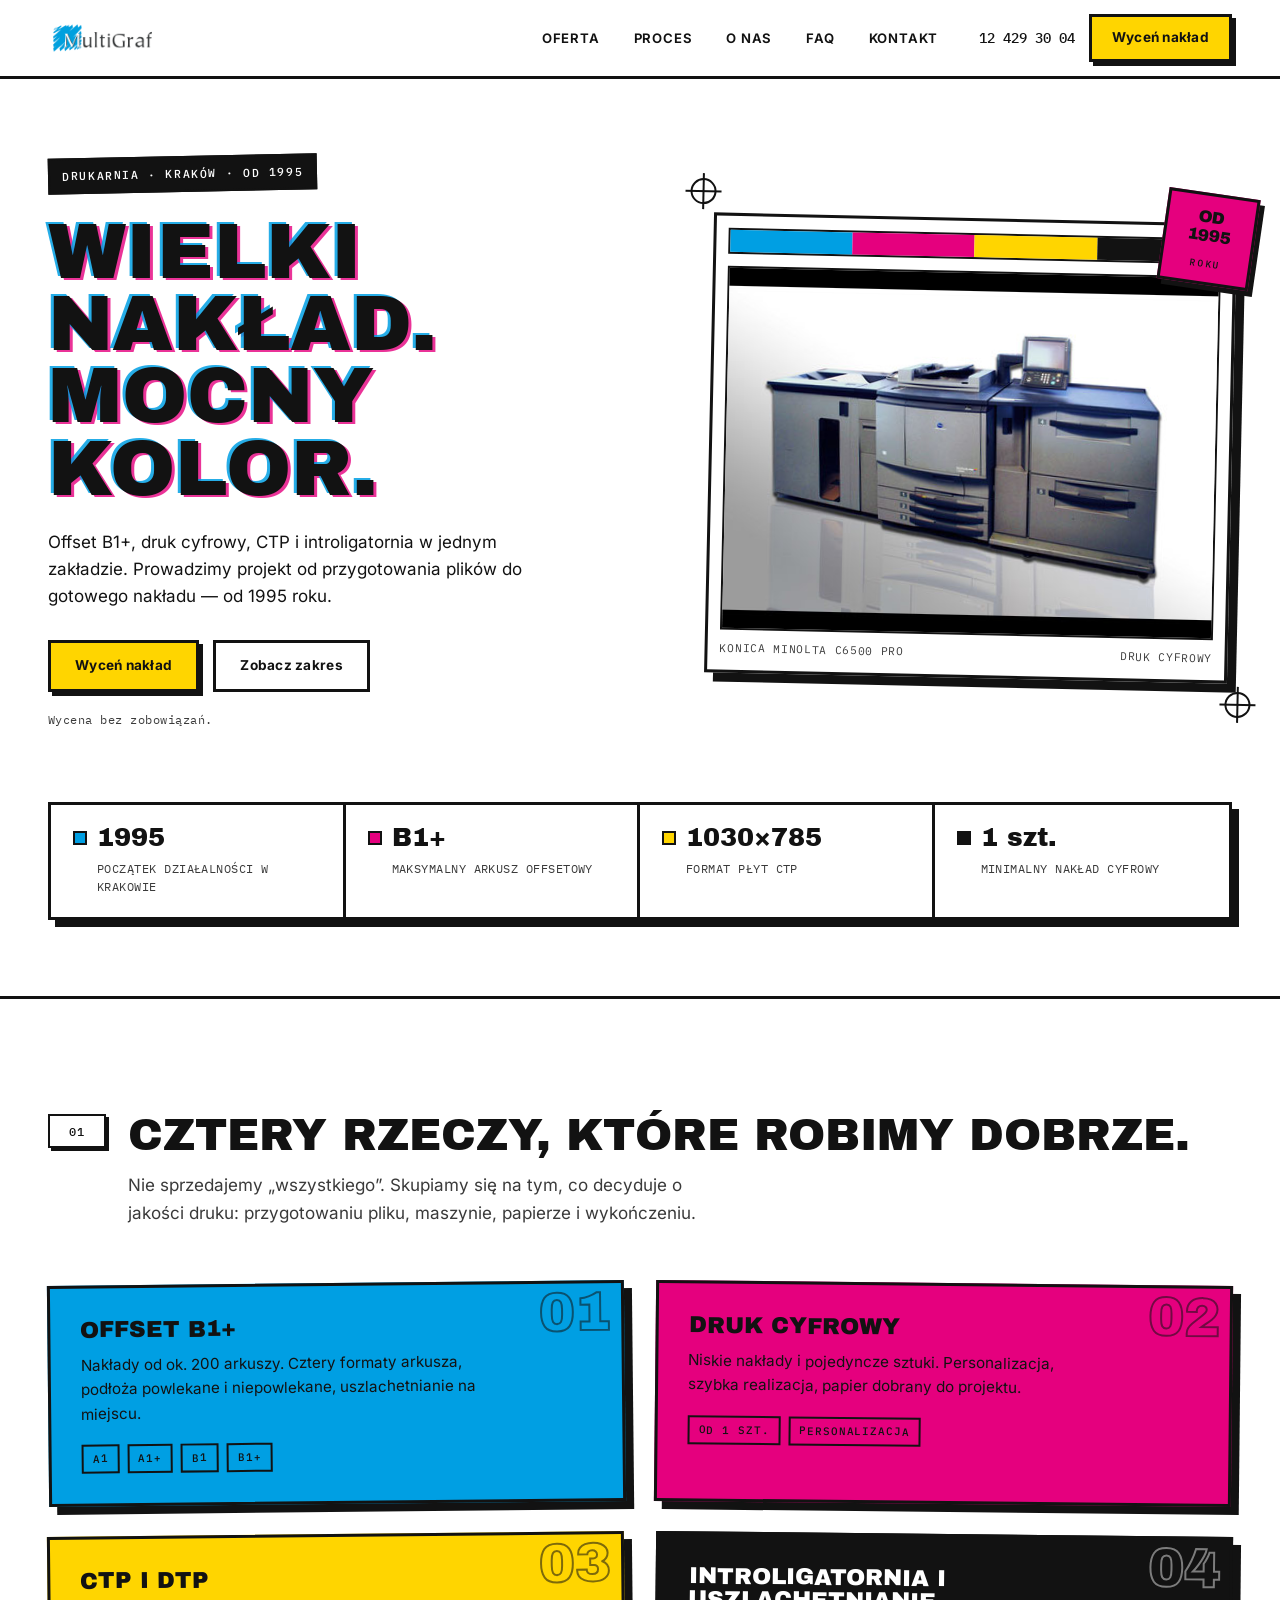
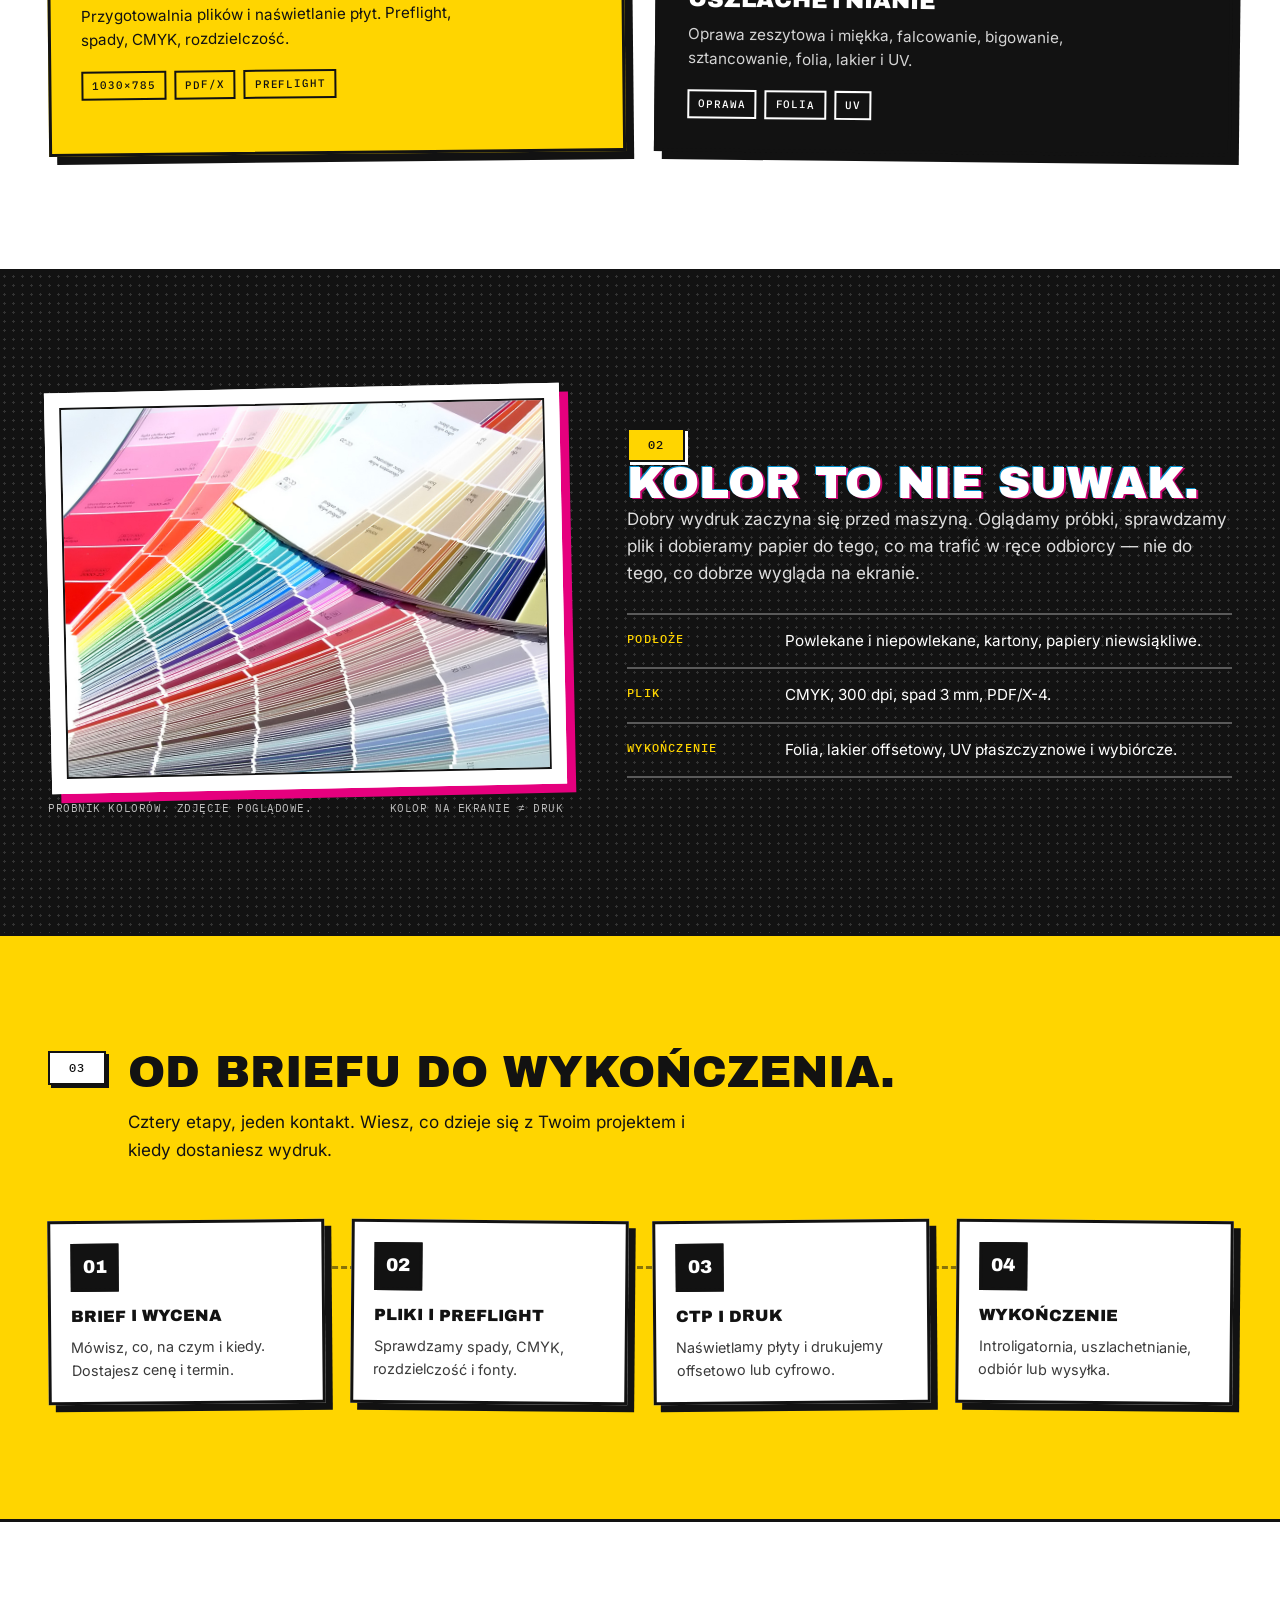
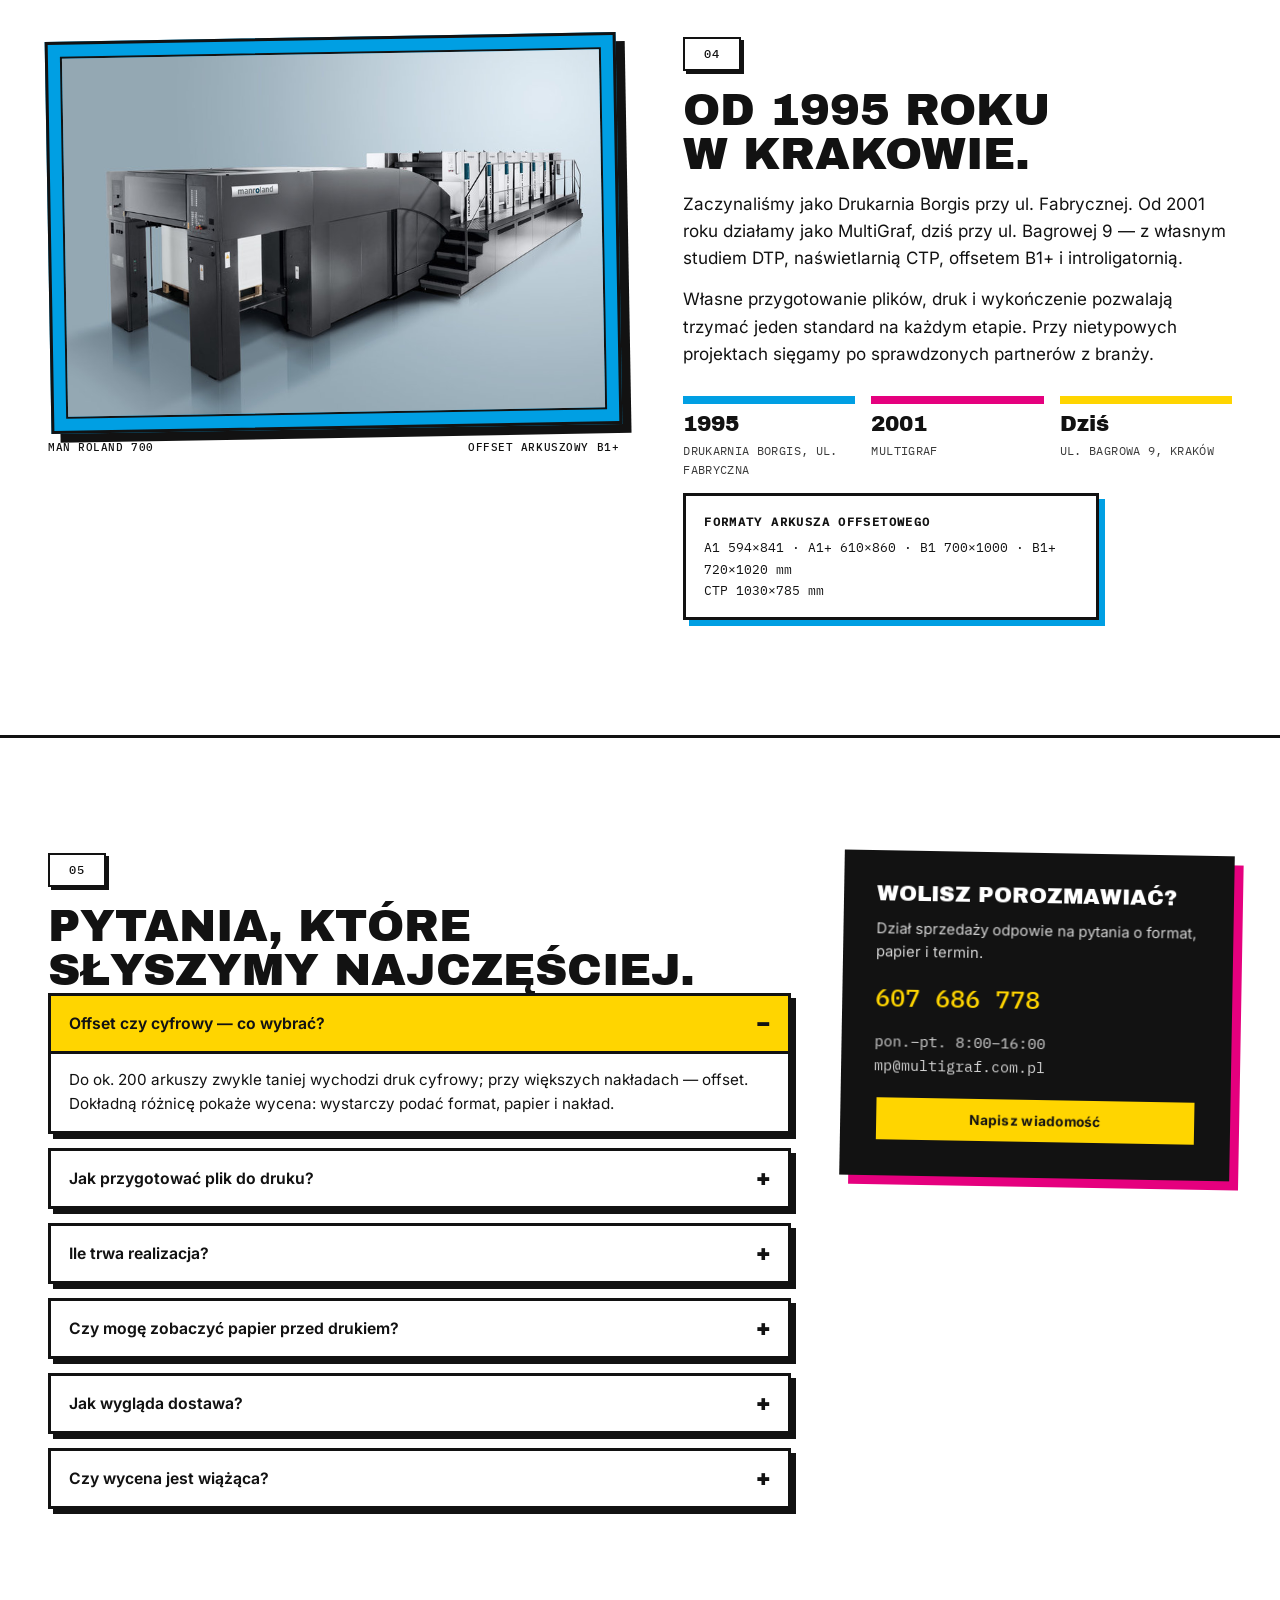
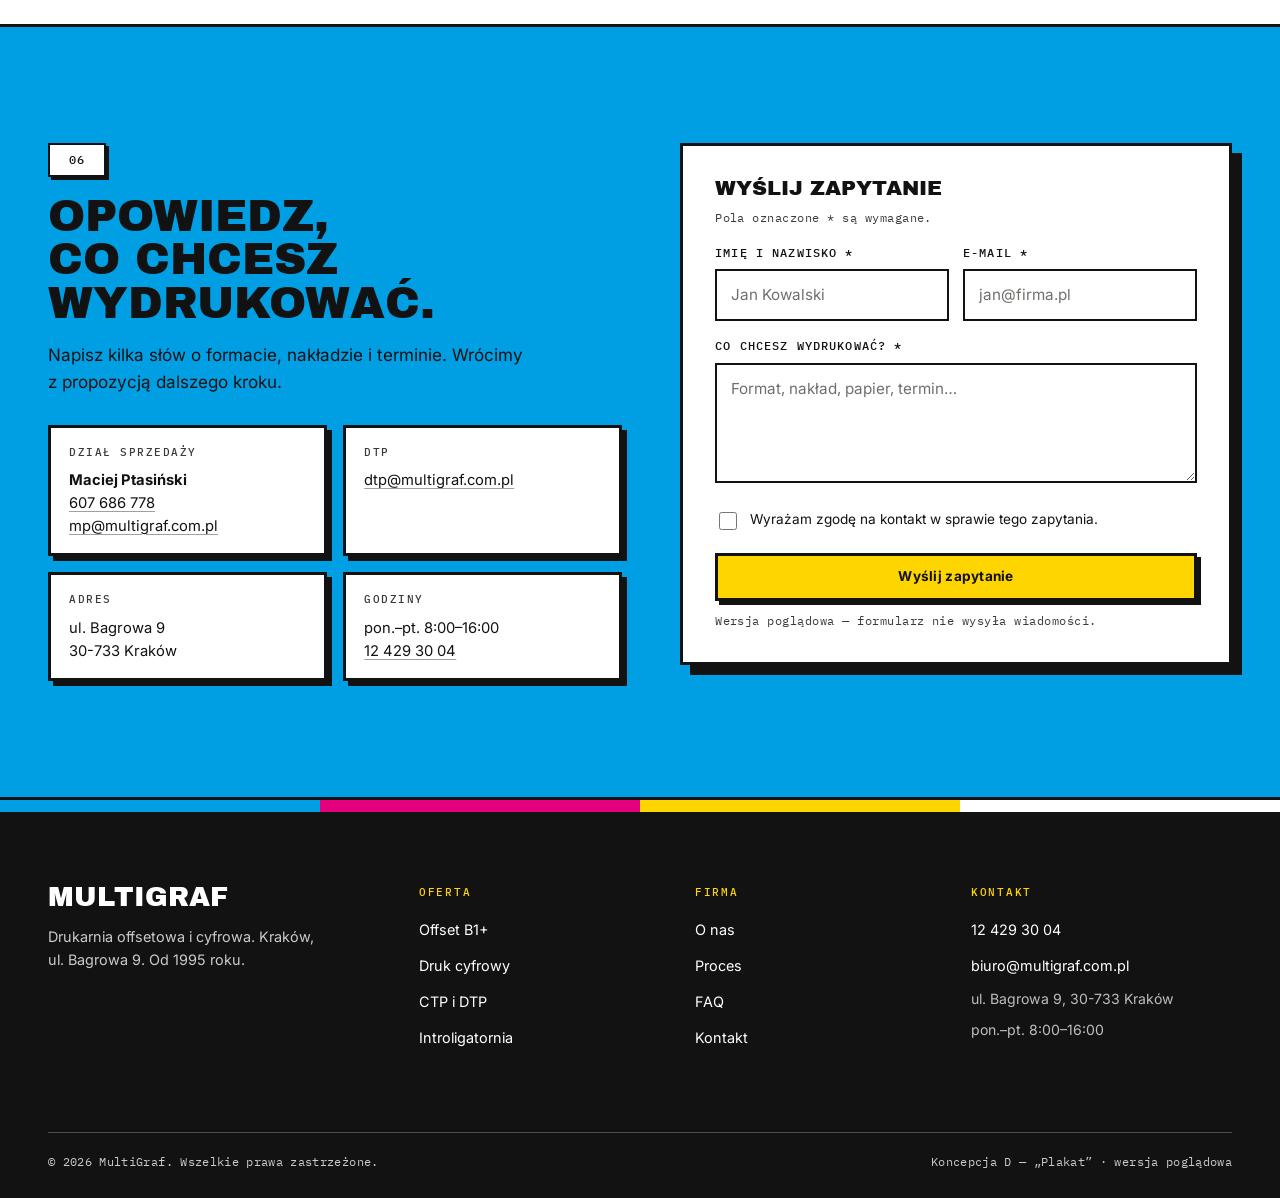
<file: koncepcje/d-plakat.html>
<!DOCTYPE html>
<html lang="pl">
<head>
  <meta charset="UTF-8" />
  <meta name="viewport" content="width=device-width, initial-scale=1.0" />
  <meta name="robots" content="noindex, nofollow" />
  <title>MultiGraf — druk offsetowy i cyfrowy w Krakowie | koncepcja D „Plakat”</title>
  <meta name="description" content="Koncepcja D „Plakat” — druk offsetowy B1+, druk cyfrowy, CTP i introligatornia. MultiGraf, Kraków, od 1995 roku." />
  <meta name="theme-color" content="#ffd500" />
  <link rel="icon" href="../assets/img/favicon.png" />
  <link rel="preload" as="image" href="../assets/img/konica-minolta-c6500-pro.jpg" fetchpriority="high" />
  <link rel="preload" as="font" type="font/woff2" href="../assets/fonts/archivo-black-latin-ext.woff2" crossorigin />
  <link rel="preload" as="font" type="font/woff2" href="../assets/fonts/archivo-black-latin.woff2" crossorigin />
  <link rel="stylesheet" href="../assets/css/fonts.css" />
  <link rel="stylesheet" href="../assets/css/base.css" />
  <link rel="stylesheet" href="../assets/css/d.css" />
</head>
<body class="page-d">
  <a class="skip-link" href="#main">Przejdź do treści</a>

  <header class="site-head">
    <div class="shell head-row">
      <a class="brand" href="#top" aria-label="MultiGraf — strona główna">
        <img src="../assets/img/logo-multigraf.png" alt="" width="118" height="36" />
      </a>

      <nav class="nav" id="nav-d" data-nav aria-label="Nawigacja główna">
        <a href="#zakres">Oferta</a>
        <a href="#proces">Proces</a>
        <a href="#o-nas">O nas</a>
        <a href="#faq">FAQ</a>
        <a href="#kontakt">Kontakt</a>
      </nav>

      <div class="head-actions">
        <a class="head-phone" href="tel:+48124293004">12 429 30 04</a>
        <a class="btn btn--primary head-cta" href="#kontakt">Wyceń nakład</a>
        <button class="nav-toggle" type="button" data-nav-toggle aria-expanded="false" aria-controls="nav-d">
          <span></span><span></span><span></span>
          <span class="visually-hidden">Otwórz menu</span>
        </button>
      </div>
    </div>
  </header>

  <main id="main">
    <section class="hero" id="top">
      <div class="shell hero-grid">
        <div class="hero-copy">
          <p class="sticker">Drukarnia · Kraków · od 1995</p>
          <h1>Wielki nakład. Mocny kolor.</h1>
          <p class="hero-lead">
            Offset B1+, druk cyfrowy, CTP i introligatornia w jednym zakładzie.
            Prowadzimy projekt od przygotowania plików do gotowego nakładu — od 1995 roku.
          </p>
          <div class="hero-actions">
            <a class="btn btn--primary" href="#kontakt">Wyceń nakład</a>
            <a class="btn btn--ghost" href="#zakres">Zobacz zakres</a>
          </div>
          <p class="hero-note">Wycena bez zobowiązań.</p>
        </div>

        <figure class="poster" data-enter>
          <div class="poster__frame">
            <div class="poster__bar" aria-hidden="true">
              <span></span><span></span><span></span><span></span>
            </div>
            <div class="poster__media">
              <img
                src="../assets/img/konica-minolta-c6500-pro.jpg"
                alt="Maszyna cyfrowa Konica Minolta C6500 Pro w drukarni MultiGraf"
                width="462"
                height="340"
                fetchpriority="high"
              />
            </div>
            <figcaption class="poster__caption">
              <span>Konica Minolta C6500 Pro</span>
              <span>druk cyfrowy</span>
            </figcaption>
          </div>
          <p class="poster__badge" aria-hidden="true">Od 1995<span>roku</span></p>
          <span class="regmark regmark--tl" aria-hidden="true"></span>
          <span class="regmark regmark--br" aria-hidden="true"></span>
        </figure>
      </div>

      <div class="shell">
        <dl class="proof">
          <div>
            <dt>1995</dt>
            <dd>początek działalności w Krakowie</dd>
          </div>
          <div>
            <dt>B1+</dt>
            <dd>maksymalny arkusz offsetowy</dd>
          </div>
          <div>
            <dt>1030×785</dt>
            <dd>format płyt CTP</dd>
          </div>
          <div>
            <dt>1 szt.</dt>
            <dd>minimalny nakład cyfrowy</dd>
          </div>
        </dl>
      </div>
    </section>

    <section class="section" id="zakres">
      <div class="shell">
        <header class="sec-head">
          <span class="sec-num">01</span>
          <div>
            <h2>Cztery rzeczy, które robimy dobrze.</h2>
            <p class="sec-lead">
              Nie sprzedajemy „wszystkiego”. Skupiamy się na tym, co decyduje o jakości druku:
              przygotowaniu pliku, maszynie, papierze i wykończeniu.
            </p>
          </div>
        </header>

        <div class="services">
          <article class="service service--c">
            <span class="service__num" aria-hidden="true">01</span>
            <h3>Offset B1+</h3>
            <p>Nakłady od ok. 200 arkuszy. Cztery formaty arkusza, podłoża powlekane i niepowlekane, uszlachetnianie na miejscu.</p>
            <div class="service__tags">
              <span class="tag">A1</span><span class="tag">A1+</span><span class="tag">B1</span><span class="tag">B1+</span>
            </div>
          </article>

          <article class="service service--m">
            <span class="service__num" aria-hidden="true">02</span>
            <h3>Druk cyfrowy</h3>
            <p>Niskie nakłady i pojedyncze sztuki. Personalizacja, szybka realizacja, papier dobrany do projektu.</p>
            <div class="service__tags">
              <span class="tag">od 1 szt.</span><span class="tag">personalizacja</span>
            </div>
          </article>

          <article class="service service--y">
            <span class="service__num" aria-hidden="true">03</span>
            <h3>CTP i DTP</h3>
            <p>Przygotowalnia plików i naświetlanie płyt. Preflight, spady, CMYK, rozdzielczość.</p>
            <div class="service__tags">
              <span class="tag">1030×785</span><span class="tag">PDF/X</span><span class="tag">preflight</span>
            </div>
          </article>

          <article class="service service--k">
            <span class="service__num" aria-hidden="true">04</span>
            <h3>Introligatornia i uszlachetnianie</h3>
            <p>Oprawa zeszytowa i miękka, falcowanie, bigowanie, sztancowanie, folia, lakier i UV.</p>
            <div class="service__tags">
              <span class="tag">oprawa</span><span class="tag">folia</span><span class="tag">UV</span>
            </div>
          </article>
        </div>
      </div>
    </section>

    <section class="section section--k" id="material">
      <div class="shell material-grid">
        <figure class="material-figure">
          <div class="frame">
            <img
              src="../assets/img/paint-samples.jpg"
              alt="Zbliżenie na wachlarze próbek kolorów CMYK"
              width="1024"
              height="780"
              loading="lazy"
            />
          </div>
          <figcaption>
            <span>Próbnik kolorów. Zdjęcie poglądowe.</span>
            <span>Kolor na ekranie ≠ druk</span>
          </figcaption>
        </figure>

        <div class="material-copy">
          <span class="sec-num">02</span>
          <h2>Kolor to nie suwak.</h2>
          <p>
            Dobry wydruk zaczyna się przed maszyną. Oglądamy próbki, sprawdzamy plik
            i dobieramy papier do tego, co ma trafić w ręce odbiorcy — nie do tego,
            co dobrze wygląda na ekranie.
          </p>
          <dl class="spec-list">
            <div>
              <dt>Podłoże</dt>
              <dd>Powlekane i niepowlekane, kartony, papiery niewsiąkliwe.</dd>
            </div>
            <div>
              <dt>Plik</dt>
              <dd>CMYK, 300 dpi, spad 3 mm, PDF/X-4.</dd>
            </div>
            <div>
              <dt>Wykończenie</dt>
              <dd>Folia, lakier offsetowy, UV płaszczyznowe i wybiórcze.</dd>
            </div>
          </dl>
        </div>
      </div>
    </section>

    <section class="section section--y" id="proces">
      <div class="shell">
        <header class="sec-head">
          <span class="sec-num">03</span>
          <div>
            <h2>Od briefu do wykończenia.</h2>
            <p class="sec-lead">
              Cztery etapy, jeden kontakt. Wiesz, co dzieje się z Twoim projektem
              i kiedy dostaniesz wydruk.
            </p>
          </div>
        </header>

        <ol class="steps">
          <li class="step">
            <span class="step__num">01</span>
            <h3>Brief i wycena</h3>
            <p>Mówisz, co, na czym i kiedy. Dostajesz cenę i termin.</p>
          </li>
          <li class="step">
            <span class="step__num">02</span>
            <h3>Pliki i preflight</h3>
            <p>Sprawdzamy spady, CMYK, rozdzielczość i fonty.</p>
          </li>
          <li class="step">
            <span class="step__num">03</span>
            <h3>CTP i druk</h3>
            <p>Naświetlamy płyty i drukujemy offsetowo lub cyfrowo.</p>
          </li>
          <li class="step">
            <span class="step__num">04</span>
            <h3>Wykończenie</h3>
            <p>Introligatornia, uszlachetnianie, odbiór lub wysyłka.</p>
          </li>
        </ol>
      </div>
    </section>

    <section class="section" id="o-nas">
      <div class="shell about-grid">
        <figure class="history-figure">
          <div class="frame">
            <img
              src="../assets/img/maszyna-offset-man-roland-700.jpg"
              alt="Maszyna offsetowa Man Roland 700"
              width="750"
              height="500"
              loading="lazy"
            />
          </div>
          <figcaption>
            <span>Man Roland 700</span>
            <span>offset arkuszowy B1+</span>
          </figcaption>
        </figure>

        <div class="about-copy">
          <span class="sec-num">04</span>
          <h2>Od 1995 roku w Krakowie.</h2>
          <p>
            Zaczynaliśmy jako Drukarnia Borgis przy ul. Fabrycznej. Od 2001 roku
            działamy jako MultiGraf, dziś przy ul. Bagrowej 9 — z własnym studiem DTP,
            naświetlarnią CTP, offsetem B1+ i introligatornią.
          </p>
          <p>
            Własne przygotowanie plików, druk i wykończenie pozwalają trzymać jeden
            standard na każdym etapie. Przy nietypowych projektach sięgamy po
            sprawdzonych partnerów z branży.
          </p>

          <dl class="timeline">
            <div>
              <dt>1995</dt>
              <dd>Drukarnia Borgis, ul. Fabryczna</dd>
            </div>
            <div>
              <dt>2001</dt>
              <dd>MultiGraf</dd>
            </div>
            <div>
              <dt>Dziś</dt>
              <dd>ul. Bagrowa 9, Kraków</dd>
            </div>
          </dl>

          <p class="formats">
            <strong>Formaty arkusza offsetowego</strong>
            A1 594×841 · A1+ 610×860 · B1 700×1000 · B1+ 720×1020 mm<br />
            CTP 1030×785 mm
          </p>
        </div>
      </div>
    </section>

    <section class="section" id="faq">
      <div class="shell faq-grid">
        <div>
          <header class="faq-intro">
            <span class="sec-num">05</span>
            <h2>Pytania, które słyszymy najczęściej.</h2>
          </header>

          <div class="faq">
            <details open>
              <summary>Offset czy cyfrowy — co wybrać?</summary>
              <p>
                Do ok. 200 arkuszy zwykle taniej wychodzi druk cyfrowy; przy większych
                nakładach — offset. Dokładną różnicę pokaże wycena: wystarczy podać
                format, papier i nakład.
              </p>
            </details>
            <details>
              <summary>Jak przygotować plik do druku?</summary>
              <p>
                Najlepiej PDF/X-4 w CMYK, ze spadem 3 mm i zdjęciami w 300 dpi.
                Jeśli nie masz takiego pliku — pomożemy w DTP.
              </p>
            </details>
            <details>
              <summary>Ile trwa realizacja?</summary>
              <p>
                Standardowo 5–7 dni roboczych od zatwierdzenia plików. Tryb ekspresowy
                to 2–3 dni — po potwierdzeniu terminu.
              </p>
            </details>
            <details>
              <summary>Czy mogę zobaczyć papier przed drukiem?</summary>
              <p>
                Tak. Pokazujemy próbniki i wykonujemy wydruk próbny, żeby ocenić
                kolor i podłoże przed pełnym nakładem.
              </p>
            </details>
            <details>
              <summary>Jak wygląda dostawa?</summary>
              <p>
                Odbiór przy ul. Bagrowej 9 jest bezpłatny. Wysyłamy Paczkomatem InPost
                (15 zł do 25 kg) lub kurierem DPD — koszt zależy od wagi.
              </p>
            </details>
            <details>
              <summary>Czy wycena jest wiążąca?</summary>
              <p>
                Wycena z kalkulatora jest orientacyjna i ważna 48 godzin. Ostateczną
                cenę potwierdza dział sprzedaży po weryfikacji plików.
              </p>
            </details>
          </div>
        </div>

        <aside class="faq-card">
          <h3>Wolisz porozmawiać?</h3>
          <p>Dział sprzedaży odpowie na pytania o format, papier i termin.</p>
          <a class="phone" href="tel:+48607686778">607 686 778</a>
          <p class="faq-card__hours">pon.–pt. 8:00–16:00<br />mp@multigraf.com.pl</p>
          <a class="btn btn--dark" href="#kontakt">Napisz wiadomość</a>
        </aside>
      </div>
    </section>

    <section class="section contact" id="kontakt">
      <div class="shell contact-grid">
        <div class="contact-copy">
          <span class="sec-num">06</span>
          <h2>Opowiedz, co chcesz wydrukować.</h2>
          <p>
            Napisz kilka słów o formacie, nakładzie i terminie. Wrócimy z propozycją
            dalszego kroku.
          </p>

          <div class="contact-details">
            <div>
              <h3>Dział sprzedaży</h3>
              <p><strong>Maciej Ptasiński</strong><br />
                <a href="tel:+48607686778">607 686 778</a><br />
                <a href="mailto:mp@multigraf.com.pl">mp@multigraf.com.pl</a>
              </p>
            </div>
            <div>
              <h3>DTP</h3>
              <p><a href="mailto:dtp@multigraf.com.pl">dtp@multigraf.com.pl</a></p>
            </div>
            <div>
              <h3>Adres</h3>
              <p>ul. Bagrowa 9<br />30-733 Kraków</p>
            </div>
            <div>
              <h3>Godziny</h3>
              <p>pon.–pt. 8:00–16:00<br />
                <a href="tel:+48124293004">12 429 30 04</a>
              </p>
            </div>
          </div>
        </div>

        <form class="contact-form" data-demo-form>
          <h3>Wyślij zapytanie</h3>
          <p>Pola oznaczone * są wymagane.</p>

          <div class="field-row">
            <div class="field">
              <label for="d-name">Imię i nazwisko *</label>
              <input id="d-name" name="name" type="text" autocomplete="name" placeholder="Jan Kowalski" required />
            </div>
            <div class="field">
              <label for="d-email">E-mail *</label>
              <input id="d-email" name="email" type="email" autocomplete="email" placeholder="jan@firma.pl" required />
            </div>
          </div>

          <div class="field">
            <label for="d-message">Co chcesz wydrukować? *</label>
            <textarea id="d-message" name="message" placeholder="Format, nakład, papier, termin…" required></textarea>
          </div>

          <label class="consent">
            <input type="checkbox" name="consent" required />
            <span>Wyrażam zgodę na kontakt w sprawie tego zapytania.</span>
          </label>

          <button class="btn btn--primary" type="submit">Wyślij zapytanie</button>
          <p class="form-status" data-form-status></p>
          <p class="form-note">Wersja poglądowa — formularz nie wysyła wiadomości.</p>
        </form>
      </div>
    </section>
  </main>

  <footer class="footer">
    <div class="footer-colorbar" aria-hidden="true"><span></span><span></span><span></span><span></span></div>
    <div class="shell">
      <div class="footer-grid">
        <div class="footer-brand">
          <p class="footer-logo">MultiGraf</p>
          <p>Drukarnia offsetowa i cyfrowa. Kraków, ul. Bagrowa 9. Od 1995 roku.</p>
        </div>
        <div>
          <h2>Oferta</h2>
          <ul>
            <li><a href="#zakres">Offset B1+</a></li>
            <li><a href="#zakres">Druk cyfrowy</a></li>
            <li><a href="#zakres">CTP i DTP</a></li>
            <li><a href="#zakres">Introligatornia</a></li>
          </ul>
        </div>
        <div>
          <h2>Firma</h2>
          <ul>
            <li><a href="#o-nas">O nas</a></li>
            <li><a href="#proces">Proces</a></li>
            <li><a href="#faq">FAQ</a></li>
            <li><a href="#kontakt">Kontakt</a></li>
          </ul>
        </div>
        <div>
          <h2>Kontakt</h2>
          <ul>
            <li><a href="tel:+48124293004">12 429 30 04</a></li>
            <li><a href="mailto:biuro@multigraf.com.pl">biuro@multigraf.com.pl</a></li>
            <li>ul. Bagrowa 9, 30-733 Kraków</li>
            <li>pon.–pt. 8:00–16:00</li>
          </ul>
        </div>
      </div>

      <div class="footer-legal">
        <span>© 2026 MultiGraf. Wszelkie prawa zastrzeżone.</span>
        <span>Koncepcja D — „Plakat” · wersja poglądowa</span>
      </div>
    </div>
  </footer>

  <script src="../assets/site.js"></script>
</body>
</html>
</file>
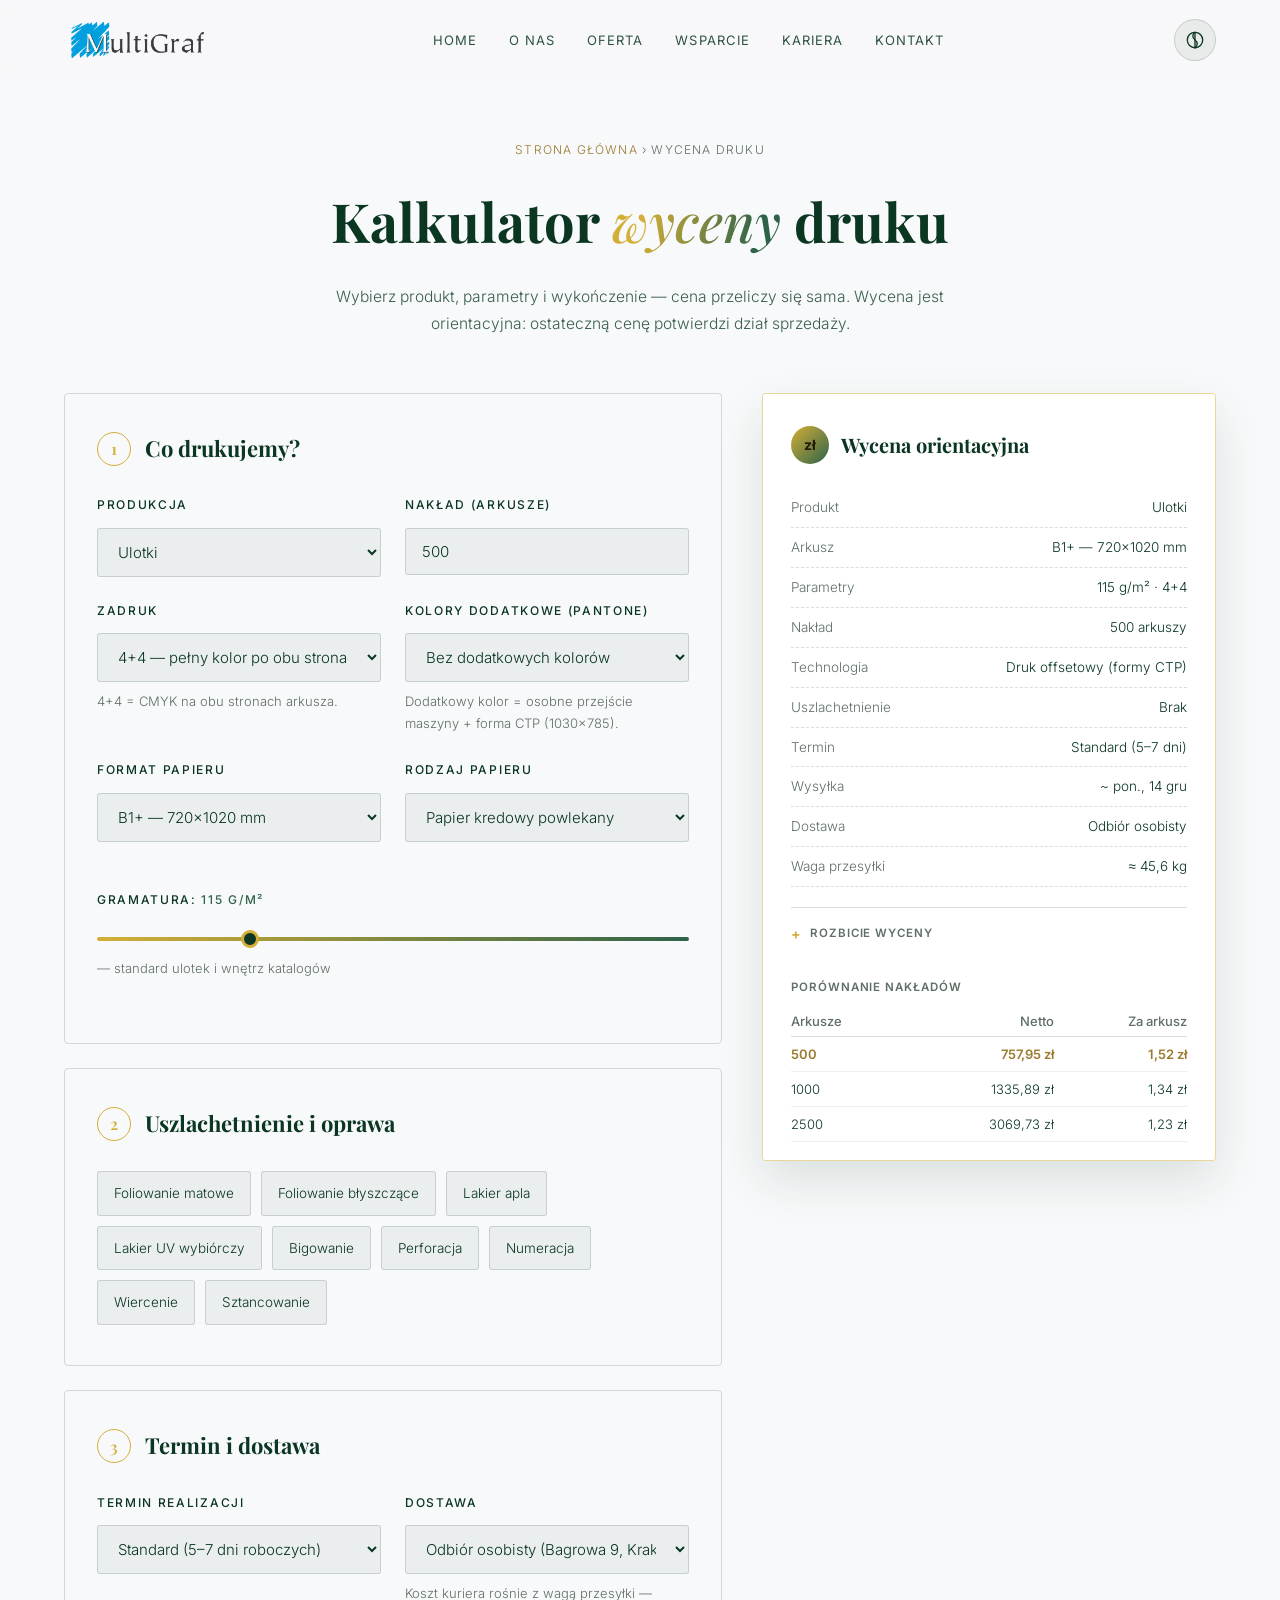
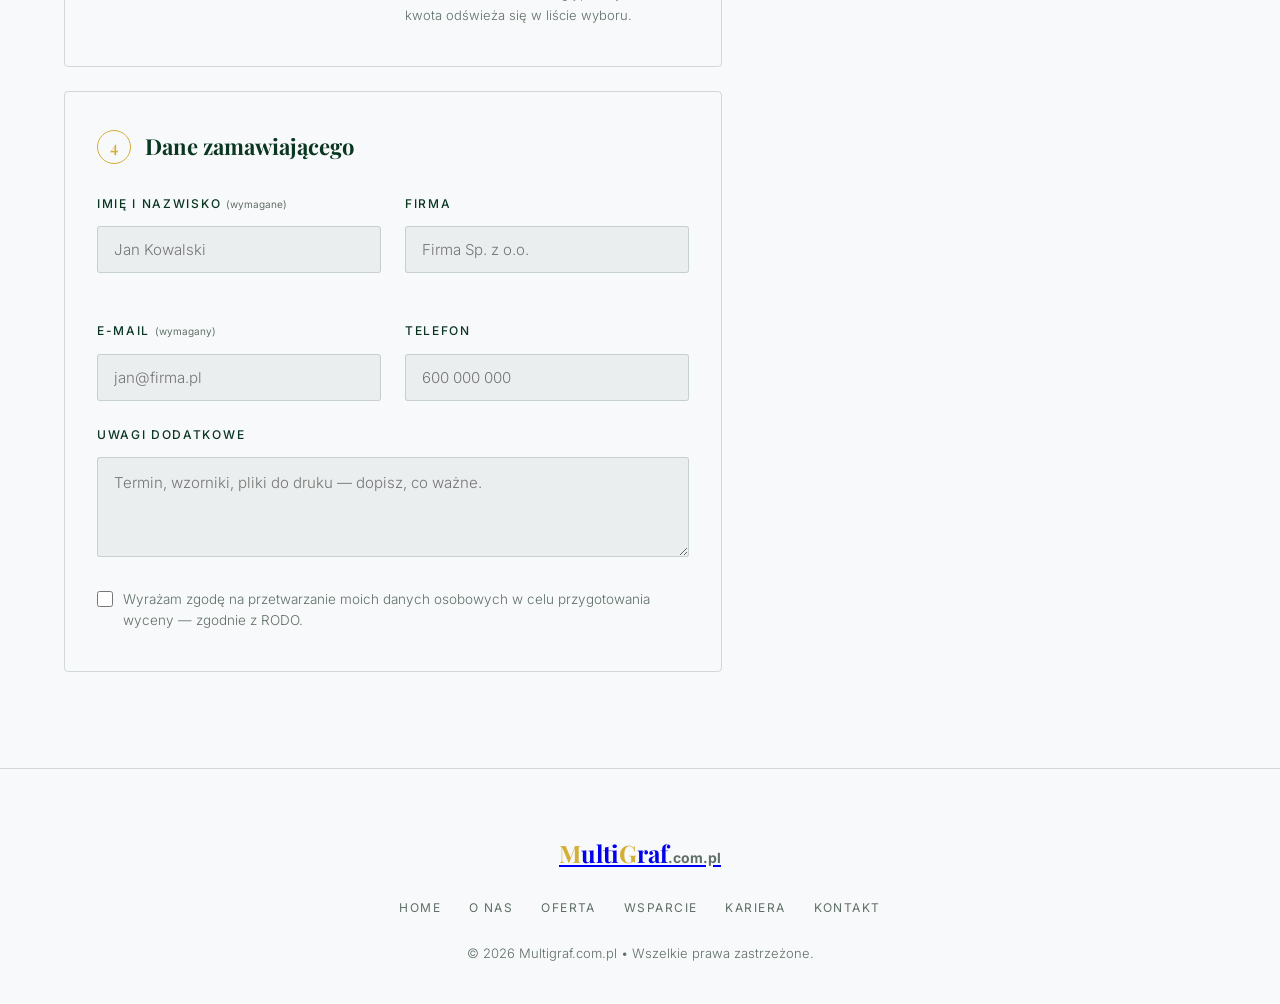
<file: koncepcje/obecna/wycena.html>
<!DOCTYPE html>
<html lang="pl">
<head>
  <meta charset="UTF-8" />
  <meta name="viewport" content="width=device-width, initial-scale=1.0" />
  <title>Kalkulator wyceny druku online | Drukarnia MultiGraf Kraków</title>
  <meta name="description" content="Bezpłatny kalkulator wyceny druku MultiGraf — ulotki, plakaty do formatu B1+, opakowania, naklejki i katalogi. Cena orientacyjna w kilka sekund, wysyłka do działu sprzedaży." />
  <link rel="icon" href="img/favicon.png" />
  <!-- Open Graph / Twitter — podgląd przy udostępnianiu w mediach społecznościowych -->
  <meta property="og:type" content="website" />
  <meta property="og:site_name" content="MultiGraf" />
  <meta property="og:title" content="Kalkulator wyceny druku | MultiGraf" />
  <meta property="og:description" content="Ulotki, plakaty do formatu B1+, opakowania, naklejki i katalogi. Cena orientacyjna w kilka sekund, wysyłka do działu sprzedaży." />
  <meta property="og:url" content="https://igorwrd.github.io/page-multigraf/wycena.html" />
  <meta property="og:image" content="https://igorwrd.github.io/page-multigraf/img/multigraf-home.jpg" />
  <meta name="twitter:card" content="summary_large_image" />
  <!-- Dane strukturalne: ścieżka nawigacji (okruszki) -->
  <script type="application/ld+json">
  {
    "@context": "https://schema.org",
    "@type": "BreadcrumbList",
    "itemListElement": [
      { "@type": "ListItem", "position": 1, "name": "Strona główna", "item": "https://igorwrd.github.io/page-multigraf/" },
      { "@type": "ListItem", "position": 2, "name": "Kalkulator wyceny", "item": "https://igorwrd.github.io/page-multigraf/wycena.html" }
    ]
  }
  </script>

  <!-- Motyw zapisany w localStorage — przywróceny przed stylami, żeby nie było mignięcia -->
  <script>
    try {
      document.documentElement.setAttribute('data-theme', window.localStorage.getItem('multigraf-motyw') || 'prem-min');
    } catch (blad) { /* brak localStorage — zostaje motyw domyślny »prem-min» */ }
  </script>

  <!-- Czcionki własne, bez zewnętrznych domen (RODO): Playfair Display + Inter -->
  <link rel="stylesheet" href="css/fonts.css" />

  <link rel="stylesheet" href="css/style.css" />
</head>
<body class="page-calc">

  <!-- ==================== NAGŁÓWEK (header) ==================== -->
  <header class="header" id="header">
    <div class="container header__inner">
      <a href="index.html#home" class="logo" aria-label="MultiGraf – strona główna">
        <img src="img/logo-multigraf.png" alt="MultiGraf – logo" class="logo__img" />
      </a>

      <nav class="nav" id="nav" aria-label="Nawigacja główna">
        <div class="nav__item">
          <a href="index.html#home" class="nav__link">Home</a>
        </div>
        <div class="nav__item">
          <a href="index.html#onas" class="nav__link">O nas</a>
        </div>
        <div class="nav__item">
          <a href="index.html#oferta" class="nav__link">Oferta</a>
        </div>
        <div class="nav__item">
          <a href="index.html#wsparcie" class="nav__link">Wsparcie</a>
        </div>
        <div class="nav__item">
          <a href="index.html#kariera" class="nav__link">Kariera</a>
        </div>
        <div class="nav__item">
          <a href="index.html#kontakt" class="nav__link">Kontakt</a>
        </div>
      </nav>

      <!-- Przełącznik motywów kolorystycznych -->
      <div class="theme-wrap">
        <button id="motyw-przycisk" class="theme-btn" type="button" aria-haspopup="true" aria-expanded="false" aria-label="Wybierz motyw kolorystyczny">
          <svg viewBox="0 0 24 24" fill="none" stroke="currentColor" stroke-width="1.6" stroke-linecap="round" stroke-linejoin="round" aria-hidden="true">
            <circle cx="12" cy="12" r="9.25" />
            <path d="M12 2.75v18.5" />
            <path d="M12 2.75c-3.5 2.6-3.5 6.5 0 9.25s3.5 6.65 0 9.25" />
          </svg>
        </button>
        <div id="motyw-panel" class="theme-panel" role="menu" aria-label="Lista motywów" hidden></div>
      </div>

      <button class="burger" id="burger" aria-label="Otwórz menu" aria-expanded="false" aria-controls="nav">
        <span></span><span></span><span></span>
      </button>
    </div>
  </header>

  <main class="calc">
    <!-- ==================== NAGŁÓWEK STRONY ==================== -->
    <section class="calc-head">
      <div class="container">
        <p class="crumbs"><a href="index.html">Strona główna</a> &rsaquo; <span>Wycena druku</span></p>
        <h1 class="calc-head__title">Kalkulator <em class="tekst-gradient">wyceny</em> druku</h1>
        <p class="calc-head__lead">
          Wybierz produkt, parametry i wykończenie — cena przeliczy się sama.
          Wycena jest orientacyjna: ostateczną cenę potwierdzi dział sprzedaży.
        </p>
      </div>
    </section>

    <div class="container calc-grid">
      <!-- ==================== FORMULARZ KALKULACJI ==================== -->
      <form id="calc-form" novalidate>

        <!-- KROK 1: produkt i wszystkie parametry druku (jeden blok) -->
        <section class="step" id="step-produkt">
          <header class="step__head">
            <span class="step__num">1</span>
            <h2 class="step__title">Co drukujemy?</h2>
          </header>

          <!-- Produkcja i nakład (arkusze) -->
          <div class="field-2col">
            <div class="field-group">
              <label class="field-group__label" for="in-produkt">Produkcja</label>
              <select id="in-produkt" class="input">
                <option value="ulotki" selected>Ulotki</option>
                <option value="plakaty">Plakaty</option>
                <option value="opakowania">Opakowania</option>
                <option value="naklejki">Naklejki (folia)</option>
                <option value="katalogi">Katalogi / książki</option>
              </select>
            </div>
            <div class="field-group">
              <label class="field-group__label" for="in-naklad">Nakład (arkusze)</label>
              <input type="number" id="in-naklad" class="input" min="1" step="1" value="500" inputmode="numeric" />
            </div>
          </div>

          <!-- Zadruk i kolory dodatkowe -->
          <div class="field-group field-2col">
            <div class="field-group">
              <label class="field-group__label" for="in-zadruk">Zadruk</label>
              <select id="in-zadruk" class="input">
                <option value="4+4" selected>4+4 — pełny kolor po obu stronach arkusza</option>
                <option value="4+0">4+0 — pełny kolor jednostronnie</option>
                <option value="1+1">1+1 — czarno-biały dwustronnie</option>
                <option value="1+0">1+0 — czarno-biały jednostronnie</option>
              </select>
              <p class="hint">4+4 = CMYK na obu stronach arkusza.</p>
            </div>
            <div class="field-group">
              <label class="field-group__label" for="in-pantone">Kolory dodatkowe (Pantone)</label>
              <select id="in-pantone" class="input">
                <option value="0" selected>Bez dodatkowych kolorów</option>
                <option value="1">1 kolor dodatkowy</option>
                <option value="2">2 kolory dodatkowe</option>
                <option value="3">3 kolory dodatkowe</option>
                <option value="4">4 kolory dodatkowe</option>
              </select>
              <p class="hint">Dodatkowy kolor = osobne przejście maszyny + forma CTP (1030×785).</p>
            </div>
          </div>

          <!-- Format arkusza i rodzaj papieru -->
          <div class="field-group field-2col">
            <div class="field-group">
              <label class="field-group__label" for="in-arkusz">Format papieru</label>
              <select id="in-arkusz" class="input">
                <option value="A1">A1 — 594×841 mm</option>
                <option value="A1+">A1+ — 610×860 mm</option>
                <option value="B1">B1 — 700×1000 mm</option>
                <option value="B1+" selected>B1+ — 720×1020 mm</option>
              </select>
            </div>
            <div class="field-group">
              <label class="field-group__label" for="in-papier">Rodzaj papieru</label>
              <select id="in-papier" class="input">
                <option value="kreda" selected>Papier kredowy powlekany</option>
                <option value="niepowlekany">Papier niepowlekany</option>
                <option value="karton">Karton</option>
                <option value="niewsiakliwy">Podłoże niewsiąkliwe (folia)</option>
              </select>
            </div>
          </div>

          <!-- Gramatura — na pełną szerokość -->
          <div class="field-group">
            <label class="field-group__label">Gramatura: <output id="gramatura-val">115 g/m²</output></label>
            <input type="range" id="in-gramatura" class="range" min="0" max="8" step="1" value="2" />
            <p class="hint" id="gramatura-hint"></p>
          </div>

          <!-- Liczba stron — tylko katalogi (informacja dla DTP i introligatorni) -->
          <div class="field-group hidden" id="group-strony">
            <label class="field-group__label" for="in-strony">Liczba stron (katalogu)</label>
            <select id="in-strony" class="input">
              <option value="8">8 stron</option>
              <option value="12">12 stron</option>
              <option value="16" selected>16 stron</option>
              <option value="24">24 strony</option>
              <option value="32">32 strony</option>
              <option value="48">48 stron</option>
              <option value="64">64 strony</option>
            </select>
            <p class="hint">Informacja dla introligatorni i DTP — cenę liczymy po arkuszach.</p>
          </div>
        </section>

        <!-- KROK 2: uszlachetnienie -->
        <section class="step" id="step-uszlachetnienie">
          <header class="step__head">
            <span class="step__num">2</span>
            <h2 class="step__title">Uszlachetnienie i oprawa</h2>
          </header>

          <div class="chips" id="opt-usz">
            <label class="chip"><input type="checkbox" name="usz" value="folia_mat" /><span>Foliowanie matowe</span></label>
            <label class="chip"><input type="checkbox" name="usz" value="folia_poz" /><span>Foliowanie błyszczące</span></label>
            <label class="chip"><input type="checkbox" name="usz" value="lakier_uv" /><span>Lakier apla</span></label>
            <label class="chip"><input type="checkbox" name="usz" value="lakier_uv_wyb" /><span>Lakier UV wybiórczy</span></label>
            <label class="chip"><input type="checkbox" name="usz" value="bigowanie" /><span>Bigowanie</span></label>
            <label class="chip"><input type="checkbox" name="usz" value="perforacja" /><span>Perforacja</span></label>
            <label class="chip"><input type="checkbox" name="usz" value="numeracja" /><span>Numeracja</span></label>
            <label class="chip"><input type="checkbox" name="usz" value="wiercenie" /><span>Wiercenie</span></label>
            <label class="chip"><input type="checkbox" name="usz" value="sztancowanie" /><span>Sztancowanie</span></label>
          </div>

          <div class="field-group hidden" id="group-oprawa">
            <label class="field-group__label" for="in-oprawa">Oprawa (katalog)</label>
            <select id="in-oprawa" class="input">
              <option value="brak">Bez oprawy (luźne arkusze)</option>
              <option value="zeszytowa" selected>Oprawa zeszytowa</option>
              <option value="miekka">Oprawa miękka klejona</option>
            </select>
          </div>
        </section>

        <!-- KROK 3: termin i dostawa -->
        <section class="step" id="step-termin">
          <header class="step__head">
            <span class="step__num">3</span>
            <h2 class="step__title">Termin i dostawa</h2>
          </header>

          <div class="field-group field-2col">
            <div class="field-group">
              <label class="field-group__label" for="in-termin">Termin realizacji</label>
              <select id="in-termin" class="input">
                <option value="standard">Standard (5–7 dni roboczych)</option>
                <option value="ekspres">Ekspres (2–3 dni) — dopłata 35%</option>
              </select>
            </div>
            <div class="field-group">
              <label class="field-group__label" for="in-dostawa">Dostawa</label>
              <select id="in-dostawa" class="input">
                <option value="osobisty">Odbiór osobisty (Bagrowa 9, Kraków)</option>
                <option value="kurier">Kurier DPD</option>
                <option value="inpost">Paczkomat InPost (do 25 kg)</option>
              </select>
              <p class="hint">Koszt kuriera rośnie z wagą przesyłki — kwota odświeża się w liście wyboru.</p>
            </div>
          </div>
        </section>

        <!-- KROK 4: dane zamawiającego -->
        <section class="step step--last" id="step-kontakt">
          <header class="step__head">
            <span class="step__num">4</span>
            <h2 class="step__title">Dane zamawiającego</h2>
          </header>

          <div class="field-2col">
            <div class="field-group">
              <label class="field-group__label" for="in-name">Imię i nazwisko <small>(wymagane)</small></label>
              <input type="text" id="in-name" class="input" autocomplete="name" placeholder="Jan Kowalski" required />
            </div>
            <div class="field-group">
              <label class="field-group__label" for="in-firma">Firma</label>
              <input type="text" id="in-firma" class="input" autocomplete="organization" placeholder="Firma Sp. z o.o." />
            </div>
            <div class="field-group">
              <label class="field-group__label" for="in-email">E-mail <small>(wymagany)</small></label>
              <input type="email" id="in-email" class="input" autocomplete="email" placeholder="jan@firma.pl" required />
            </div>
            <div class="field-group">
              <label class="field-group__label" for="in-tel">Telefon</label>
              <input type="tel" id="in-tel" class="input" autocomplete="tel" placeholder="600 000 000" />
            </div>
          </div>

          <div class="field-group">
            <label class="field-group__label" for="in-uwagi">Uwagi dodatkowe</label>
            <textarea id="in-uwagi" class="input" rows="3" placeholder="Termin, wzorniki, pliki do druku — dopisz, co ważne."></textarea>
          </div>

          <!-- [B11] Zgoda RODO — wymagana do wysłania wyceny -->
          <label class="rodo" for="in-rodo">
            <input type="checkbox" id="in-rodo" />
            <span>Wyrażam zgodę na przetwarzanie moich danych osobowych w celu przygotowania wyceny — zgodnie z RODO.</span>
          </label>
        </section>
      </form>

      <!-- ==================== PANEL WYCENY (sticky) ==================== -->
      <aside class="summary" id="summary" aria-label="Podsumowanie wyceny">
        <header class="summary__head">
          <span class="summary__icon">zł</span>
          <h2 class="summary__title">Wycena orientacyjna</h2>
        </header>

        <dl class="summary__rows" id="summary-rows">
          <div><dt>Produkt</dt><dd id="sw-produkt">—</dd></div>
          <div><dt>Arkusz</dt><dd id="sw-arkusz">B1+</dd></div>
          <div><dt>Parametry</dt><dd id="sw-param">—</dd></div>
          <div><dt>Nakład</dt><dd id="sw-naklad">—</dd></div>
          <div><dt>Technologia</dt><dd id="sw-tech">—</dd></div>
          <div><dt>Uszlachetnienie</dt><dd id="sw-usz">Brak</dd></div>
          <div><dt>Termin</dt><dd id="sw-termin">Standard</dd></div>
          <div><dt>Wysyłka</dt><dd id="sw-wysylka">—</dd></div>
          <div><dt>Dostawa</dt><dd id="sw-dostawa">Odbiór osobisty</dd></div>
          <div><dt>Waga przesyłki</dt><dd id="sw-waga">—</dd></div>
        </dl>

        <!-- [B8] Rozbicie wyceny na składniki (wymykalne) -->
        <details class="summary__detale">
          <summary>Rozbicie wyceny</summary>
          <div class="summary__breakdown" id="summary-breakdown">
            <div><span>Przygotowanie (CTP / maszyna)</span><strong id="sb-przygotowanie">0&nbsp;zł</strong></div>
            <div id="row-pantone" class="hidden"><span>Formy Pantone</span><strong id="sb-pantone">0&nbsp;zł</strong></div>
            <div><span>Druk (maszyna)</span><strong id="sb-druk">0&nbsp;zł</strong></div>
            <div><span>Podłoże (papier/folia)</span><strong id="sb-papier">0&nbsp;zł</strong></div>
            <div><span>Uszlachetnienie + oprawa</span><strong id="sb-usz">0&nbsp;zł</strong></div>
            <div><span>Dostawa</span><strong id="sb-dostawa">0&nbsp;zł</strong></div>
          </div>
        </details>

        <!-- [B9] Porównanie nakładów — pokazuje ekonomię skali -->
        <div class="summary__porownanie">
          <p class="summary__blockname">Porównanie nakładów</p>
          <table class="porownanie">
            <thead><tr><th>Arkusze</th><th>Netto</th><th>Za arkusz</th></tr></thead>
            <tbody id="porownanie-body"><!-- wypełnia JS --></tbody>
          </table>
        </div>

        <div class="summary__total">
          <div class="summary__net">
            <span>Netto</span><strong id="sum-netto">0 zł</strong>
          </div>
          <div class="summary__gross">
            <span>Brutto (VAT 23%)</span><strong id="sum-brutto" class="tekst-gradient">0 zł</strong>
          </div>
          <p class="summary__unit">≈ <output id="sum-unit">0,00 zł</output> netto za arkusz</p>
        </div>

        <button type="button" class="btn btn--primary summary__btn" id="btn-send">Wyślij wycenę do handlowca</button>

        <!-- [B10] Pobierz wycenę: wydruk / PDF i kopiowanie opisu -->
        <div class="summary__pobierz">
          <p class="summary__blockname">Pobierz wycenę</p>
          <div class="summary__pobierz-btny">
            <button type="button" class="btn btn--ghost btn--mini" id="btn-drukuj">Wydrukuj / PDF</button>
            <button type="button" class="btn btn--ghost btn--mini" id="btn-kopiuj">Kopiuj opis</button>
          </div>
        </div>

        <p class="summary__disclaimer">
          Wycena orientacyjna, ważna 48 h — ostateczną cenę po weryfikacji
          plików potwierdzi dział sprzedaży: <a href="mailto:mp@multigraf.com.pl">mp@multigraf.com.pl</a>
        </p>
      </aside>
    </div>
  </main>

  <!-- [A1] Mini-bar wyceny (mobile): suma zawsze pod ręką; chowa się, gdy panel wyceny na ekranie -->
  <div class="minibar" id="minibar">
    <div class="minibar__kwoty">
      <strong id="minibar-netto">0 zł</strong>
      <span id="minibar-brutto">brutto 0 zł</span>
    </div>
    <button type="button" class="btn btn--primary btn--mini" id="minibar-send">Wyślij wycenę</button>
  </div>

  <!-- ==================== STOPKA (footer) ==================== -->
  <footer class="footer">
    <div class="container footer__inner">
      <a href="index.html#home" class="footer__logo">
        <span>M</span>ulti<span>G</span>raf<span class="footer__logo-dot">.com.pl</span>
      </a>
      <nav class="footer__nav" aria-label="Nawigacja w stopce">
        <a href="index.html#home">Home</a>
        <a href="index.html#onas">O nas</a>
        <a href="index.html#oferta">Oferta</a>
        <a href="index.html#wsparcie">Wsparcie</a>
        <a href="index.html#kariera">Kariera</a>
        <a href="index.html#kontakt">Kontakt</a>
      </nav>
      <p class="footer__copy">&copy; 2026 Multigraf.com.pl • Wszelkie prawa zastrzeżone.</p>
    </div>
  </footer>

  <script src="js/theme.js" defer></script>
  <script src="js/main.js" defer></script>
  <script src="js/wycena.js" defer></script>
</body>
</html>
</file>
<file: assets/css/fonts.css>
/* ============================================================
   MultiGraf — koncepcje designu
   Czcionki hostowane lokalnie (SIL Open Font License 1.1)
   Bricolage Grotesque, Newsreader, Anton, Archivo Black,
   Inter, IBM Plex Mono
   ============================================================ */

/* ---------- Bricolage Grotesque (display, koncepcja A) ---------- */
@font-face {
  font-family: "Bricolage Grotesque";
  font-style: normal;
  font-weight: 200 800;
  font-display: swap;
  src: url("../fonts/bricolage-latin-ext.woff2") format("woff2");
  unicode-range: U+0100-02BA, U+02BD-02C5, U+02C7-02CC, U+02CE-02D7, U+02DD-02FF, U+0304, U+0308, U+0329, U+1D00-1DBF, U+1E00-1E9F, U+1EF2-1EFF, U+2020, U+20A0-20AB, U+20AD-20C4, U+2113, U+2C60-2C7F, U+A720-A7FF;
}
@font-face {
  font-family: "Bricolage Grotesque";
  font-style: normal;
  font-weight: 200 800;
  font-display: swap;
  src: url("../fonts/bricolage-latin.woff2") format("woff2");
  unicode-range: U+0000-00FF, U+0131, U+0152-0153, U+02BB-02BC, U+02C6, U+02DA, U+02DC, U+0304, U+0308, U+0329, U+2000-206F, U+20AC, U+2122, U+2191, U+2193, U+2212, U+2215, U+FEFF, U+FFFD;
}

/* ---------- Newsreader (display + tekst, koncepcja C) ---------- */
@font-face {
  font-family: "Newsreader";
  font-style: normal;
  font-weight: 200 800;
  font-display: swap;
  src: url("../fonts/newsreader-latin-ext.woff2") format("woff2");
  unicode-range: U+0100-02BA, U+02BD-02C5, U+02C7-02CC, U+02CE-02D7, U+02DD-02FF, U+0304, U+0308, U+0329, U+1D00-1DBF, U+1E00-1E9F, U+1EF2-1EFF, U+2020, U+20A0-20AB, U+20AD-20C4, U+2113, U+2C60-2C7F, U+A720-A7FF;
}
@font-face {
  font-family: "Newsreader";
  font-style: normal;
  font-weight: 200 800;
  font-display: swap;
  src: url("../fonts/newsreader-latin.woff2") format("woff2");
  unicode-range: U+0000-00FF, U+0131, U+0152-0153, U+02BB-02BC, U+02C6, U+02DA, U+02DC, U+0304, U+0308, U+0329, U+2000-206F, U+20AC, U+2122, U+2191, U+2193, U+2212, U+2215, U+FEFF, U+FFFD;
}
@font-face {
  font-family: "Newsreader";
  font-style: italic;
  font-weight: 200 800;
  font-display: swap;
  src: url("../fonts/newsreader-italic-latin-ext.woff2") format("woff2");
  unicode-range: U+0100-02BA, U+02BD-02C5, U+02C7-02CC, U+02CE-02D7, U+02DD-02FF, U+0304, U+0308, U+0329, U+1D00-1DBF, U+1E00-1E9F, U+1EF2-1EFF, U+2020, U+20A0-20AB, U+20AD-20C4, U+2113, U+2C60-2C7F, U+A720-A7FF;
}
@font-face {
  font-family: "Newsreader";
  font-style: italic;
  font-weight: 200 800;
  font-display: swap;
  src: url("../fonts/newsreader-italic-latin.woff2") format("woff2");
  unicode-range: U+0000-00FF, U+0131, U+0152-0153, U+02BB-02BC, U+02C6, U+02DA, U+02DC, U+0304, U+0308, U+0329, U+2000-206F, U+20AC, U+2122, U+2191, U+2193, U+2212, U+2215, U+FEFF, U+FFFD;
}

/* ---------- Anton (display, koncepcja B) ---------- */
@font-face {
  font-family: "Anton";
  font-style: normal;
  font-weight: 400;
  font-display: swap;
  src: url("../fonts/anton-latin-ext.woff2") format("woff2");
  unicode-range: U+0100-02BA, U+02BD-02C5, U+02C7-02CC, U+02CE-02D7, U+02DD-02FF, U+0304, U+0308, U+0329, U+1D00-1DBF, U+1E00-1E9F, U+1EF2-1EFF, U+2020, U+20A0-20AB, U+20AD-20C4, U+2113, U+2C60-2C7F, U+A720-A7FF;
}
@font-face {
  font-family: "Anton";
  font-style: normal;
  font-weight: 400;
  font-display: swap;
  src: url("../fonts/anton-latin.woff2") format("woff2");
  unicode-range: U+0000-00FF, U+0131, U+0152-0153, U+02BB-02BC, U+02C6, U+02DA, U+02DC, U+0304, U+0308, U+0329, U+2000-206F, U+20AC, U+2122, U+2191, U+2193, U+2212, U+2215, U+FEFF, U+FFFD;
}

/* ---------- Archivo Black (display, koncepcja D) ---------- */
@font-face {
  font-family: "Archivo Black";
  font-style: normal;
  font-weight: 400;
  font-display: swap;
  src: url("../fonts/archivo-black-latin-ext.woff2") format("woff2");
  unicode-range: U+0100-02BA, U+02BD-02C5, U+02C7-02CC, U+02CE-02D7, U+02DD-02FF, U+0304, U+0308, U+0329, U+1D00-1DBF, U+1E00-1E9F, U+1EF2-1EFF, U+2020, U+20A0-20AB, U+20AD-20C4, U+2113, U+2C60-2C7F, U+A720-A7FF;
}
@font-face {
  font-family: "Archivo Black";
  font-style: normal;
  font-weight: 400;
  font-display: swap;
  src: url("../fonts/archivo-black-latin.woff2") format("woff2");
  unicode-range: U+0000-00FF, U+0131, U+0152-0153, U+02BB-02BC, U+02C6, U+02DA, U+02DC, U+0304, U+0308, U+0329, U+2000-206F, U+20AC, U+2122, U+2191, U+2193, U+2212, U+2215, U+FEFF, U+FFFD;
}

/* ---------- Inter (tekst i UI) ---------- */
@font-face {
  font-family: "Inter";
  font-style: normal;
  font-weight: 100 900;
  font-display: swap;
  src: url("../fonts/inter-latin-ext.woff2") format("woff2");
  unicode-range: U+0100-02BA, U+02BD-02C5, U+02C7-02CC, U+02CE-02D7, U+02DD-02FF, U+0304, U+0308, U+0329, U+1D00-1DBF, U+1E00-1E9F, U+1EF2-1EFF, U+2020, U+20A0-20AB, U+20AD-20C4, U+2113, U+2C60-2C7F, U+A720-A7FF;
}
@font-face {
  font-family: "Inter";
  font-style: normal;
  font-weight: 100 900;
  font-display: swap;
  src: url("../fonts/inter-latin.woff2") format("woff2");
  unicode-range: U+0000-00FF, U+0131, U+0152-0153, U+02BB-02BC, U+02C6, U+02DA, U+02DC, U+0304, U+0308, U+0329, U+2000-206F, U+20AC, U+2122, U+2191, U+2193, U+2212, U+2215, U+FEFF, U+FFFD;
}

/* ---------- Inter — cyrylica (strona porównawcza) ---------- */
@font-face {
  font-family: "Inter";
  font-style: normal;
  font-weight: 100 900;
  font-display: swap;
  src: url("../fonts/inter-cyrillic.woff2") format("woff2");
  unicode-range: U+0301, U+0400-045F, U+0490-0491, U+04B0-04B1, U+2116;
}

/* ---------- IBM Plex Mono (dane techniczne, koncepcja B) ---------- */
@font-face {
  font-family: "IBM Plex Mono";
  font-style: normal;
  font-weight: 400;
  font-display: swap;
  src: url("../fonts/plex-mono-400-latin-ext.woff2") format("woff2");
  unicode-range: U+0100-02BA, U+02BD-02C5, U+02C7-02CC, U+02CE-02D7, U+02DD-02FF, U+0304, U+0308, U+0329, U+1D00-1DBF, U+1E00-1E9F, U+1EF2-1EFF, U+2020, U+20A0-20AB, U+20AD-20C4, U+2113, U+2C60-2C7F, U+A720-A7FF;
}
@font-face {
  font-family: "IBM Plex Mono";
  font-style: normal;
  font-weight: 400;
  font-display: swap;
  src: url("../fonts/plex-mono-400-latin.woff2") format("woff2");
  unicode-range: U+0000-00FF, U+0131, U+0152-0153, U+02BB-02BC, U+02C6, U+02DA, U+02DC, U+0304, U+0308, U+0329, U+2000-206F, U+20AC, U+2122, U+2191, U+2193, U+2212, U+2215, U+FEFF, U+FFFD;
}
@font-face {
  font-family: "IBM Plex Mono";
  font-style: normal;
  font-weight: 500;
  font-display: swap;
  src: url("../fonts/plex-mono-500-latin-ext.woff2") format("woff2");
  unicode-range: U+0100-02BA, U+02BD-02C5, U+02C7-02CC, U+02CE-02D7, U+02DD-02FF, U+0304, U+0308, U+0329, U+1D00-1DBF, U+1E00-1E9F, U+1EF2-1EFF, U+2020, U+20A0-20AB, U+20AD-20C4, U+2113, U+2C60-2C7F, U+A720-A7FF;
}
@font-face {
  font-family: "IBM Plex Mono";
  font-style: normal;
  font-weight: 500;
  font-display: swap;
  src: url("../fonts/plex-mono-500-latin.woff2") format("woff2");
  unicode-range: U+0000-00FF, U+0131, U+0152-0153, U+02BB-02BC, U+02C6, U+02DA, U+02DC, U+0304, U+0308, U+0329, U+2000-206F, U+20AC, U+2122, U+2191, U+2193, U+2212, U+2215, U+FEFF, U+FFFD;
}

/* ---------- IBM Plex Mono — cyrylica (strona porównawcza) ---------- */
@font-face {
  font-family: "IBM Plex Mono";
  font-style: normal;
  font-weight: 400;
  font-display: swap;
  src: url("../fonts/plex-mono-400-cyrillic.woff2") format("woff2");
  unicode-range: U+0301, U+0400-045F, U+0490-0491, U+04B0-04B1, U+2116;
}
@font-face {
  font-family: "IBM Plex Mono";
  font-style: normal;
  font-weight: 500;
  font-display: swap;
  src: url("../fonts/plex-mono-500-cyrillic.woff2") format("woff2");
  unicode-range: U+0301, U+0400-045F, U+0490-0491, U+04B0-04B1, U+2116;
}
</file>
<file: assets/css/base.css>
/* ============================================================
   Wspólna baza dla trzech koncepcji MultiGraf
   Reset, dostępność, utilities. Kolory i typografia — w plikach
   a.css / b.css / c.css.
   ============================================================ */

*,
*::before,
*::after {
  box-sizing: border-box;
}

html {
  -webkit-text-size-adjust: 100%;
  scroll-behavior: smooth;
}

body {
  margin: 0;
  min-height: 100vh;
}

img,
svg,
video {
  display: block;
  max-width: 100%;
}

img {
  height: auto;
}

h1,
h2,
h3,
h4,
p,
figure,
blockquote,
dl,
dd,
ul,
ol {
  margin: 0;
}

ul,
ol {
  padding: 0;
  list-style: none;
}

button,
input,
textarea,
select {
  font: inherit;
  color: inherit;
}

button {
  padding: 0;
  border: 0;
  background: none;
  cursor: pointer;
}

a {
  color: inherit;
  text-decoration-thickness: 0.08em;
  text-underline-offset: 0.18em;
}

table {
  width: 100%;
  border-collapse: collapse;
}

[hidden] {
  display: none !important;
}

::selection {
  color: #101416;
  background: #8fdcf5;
}

:focus-visible {
  outline: 3px solid var(--focus, currentColor);
  outline-offset: 3px;
}

:target {
  scroll-margin-top: 96px;
}

.skip-link {
  position: fixed;
  z-index: 1000;
  top: 12px;
  left: 12px;
  padding: 12px 18px;
  color: #fff;
  background: #101416;
  font: 600 0.875rem/1.2 "Inter", system-ui, sans-serif;
  text-decoration: none;
  transform: translateY(-150%);
  transition: transform 160ms ease-out;
}

.skip-link:focus-visible {
  transform: translateY(0);
  outline-color: #8fdcf5;
}

.visually-hidden {
  position: absolute !important;
  width: 1px !important;
  height: 1px !important;
  margin: -1px !important;
  padding: 0 !important;
  overflow: hidden !important;
  clip: rect(0 0 0 0) !important;
  white-space: nowrap !important;
  border: 0 !important;
}

@media (prefers-reduced-motion: reduce) {
  html {
    scroll-behavior: auto;
  }

  *,
  *::before,
  *::after {
    animation-duration: 0.01ms !important;
    animation-iteration-count: 1 !important;
    transition-duration: 0.01ms !important;
    scroll-behavior: auto !important;
  }
}
</file>
<file: assets/css/porownanie.css>
/* ============================================================
   MultiGraf — сторінка порівняння трьох напрямків
   Нейтральна «дизайн-рев'ю» мова: Inter + IBM Plex Mono,
   папір, графіт і один червоний олівець.
   ============================================================ */

:root {
  --paper: #f4f4f0;
  --surface: #fbfbf8;
  --ink: #121517;
  --ink-soft: #3f4447;
  --muted: #5c6165;
  --line: #d8d8d0;
  --line-strong: #b4b4aa;
  --accent: #b23b2b;
  --accent-dark: #8f2b1e;
  --accent-light: #e9a392;
  --accent-soft: #f0d9d3;
  --dark: #121517;
  --dark-2: #1b1f22;
  --dark-line: #383d40;
  --dark-text: #f1f1ec;
  --dark-muted: #b7bcba;
  --focus: #8f2b1e;

  --sans: "Inter", "Segoe UI", system-ui, -apple-system, sans-serif;
  --mono: "IBM Plex Mono", ui-monospace, "Cascadia Mono", "Consolas", monospace;
  --container: 1360px;
  --pad: clamp(20px, 4.4vw, 56px);
}

html {
  scroll-padding-top: 84px;
}

body {
  color: var(--ink);
  background: var(--paper);
  font-family: var(--sans);
  font-size: 16px;
  line-height: 1.55;
  -webkit-font-smoothing: antialiased;
  text-rendering: optimizeLegibility;
}

::selection {
  color: var(--paper);
  background: var(--accent);
}

.skip-link:focus-visible {
  outline-color: var(--accent-light);
}

.container {
  width: min(100% - 2 * var(--pad), var(--container));
  margin-inline: auto;
}

/* ---------- header ---------- */

.site-header {
  position: sticky;
  top: 0;
  z-index: 50;
  border-bottom: 1px solid var(--line);
  background: rgba(244, 244, 240, 0.94);
}

@supports ((backdrop-filter: blur(12px)) or (-webkit-backdrop-filter: blur(12px))) {
  .site-header {
    -webkit-backdrop-filter: saturate(140%) blur(12px);
    backdrop-filter: saturate(140%) blur(12px);
    background: rgba(244, 244, 240, 0.82);
  }
}

.header-inner {
  display: flex;
  align-items: center;
  justify-content: space-between;
  gap: 24px;
  min-height: 64px;
}

.brand {
  display: flex;
  align-items: center;
  gap: 11px;
  min-height: 44px;
  text-decoration: none;
  white-space: nowrap;
}

.brand__name {
  font-size: 1.02rem;
  font-weight: 640;
  letter-spacing: -0.03em;
}

.brand__tag {
  padding-left: 11px;
  border-left: 1px solid var(--line-strong);
  color: var(--muted);
  font-family: var(--mono);
  font-size: 0.6rem;
  font-weight: 500;
  letter-spacing: 0.12em;
  text-transform: uppercase;
}

.site-nav {
  display: flex;
  align-items: center;
  gap: 4px;
}

.site-nav a {
  display: inline-flex;
  align-items: center;
  min-height: 44px;
  padding: 0 10px;
  color: var(--ink);
  font-family: var(--mono);
  font-size: 0.66rem;
  font-weight: 500;
  letter-spacing: 0.1em;
  text-decoration: none;
  text-transform: uppercase;
}

.site-nav a:hover {
  color: var(--accent);
}

.site-nav__cta {
  gap: 7px;
  margin-left: 8px;
  border: 1px solid var(--ink);
}

.site-nav__cta:hover {
  color: var(--paper) !important;
  background: var(--accent);
  border-color: var(--accent);
}

/* ---------- hero ---------- */

.hero {
  padding-top: clamp(48px, 7vw, 104px);
  border-bottom: 1px solid var(--line);
}

.hero-grid {
  display: grid;
  grid-template-columns: minmax(0, 1.55fr) minmax(280px, 0.65fr);
  align-items: end;
  gap: clamp(32px, 5vw, 80px);
}

.kicker,
.eyebrow {
  display: flex;
  align-items: center;
  gap: 10px;
  color: var(--accent);
  font-family: var(--mono);
  font-size: 0.66rem;
  font-weight: 500;
  letter-spacing: 0.13em;
  line-height: 1.3;
  text-transform: uppercase;
}

.kicker::before {
  content: "";
  flex: 0 0 auto;
  width: 7px;
  height: 7px;
  border-radius: 50%;
  background: var(--accent);
}

.hero h1 {
  margin-top: clamp(20px, 2.6vw, 30px);
  font-size: clamp(2.65rem, 8vw, 7.2rem);
  font-weight: 640;
  letter-spacing: -0.055em;
  line-height: 0.9;
}

.hero h1 span {
  display: block;
  color: var(--muted);
}

.hero-lead {
  max-width: 62ch;
  margin-top: clamp(22px, 3vw, 34px);
  color: var(--ink-soft);
  font-size: clamp(1rem, 1.25vw, 1.2rem);
  line-height: 1.55;
}

.brief {
  width: 100%;
  max-width: 350px;
  justify-self: end;
  padding-top: 14px;
  border-top: 1px solid var(--ink);
}

.brief__label {
  color: var(--accent);
  font-family: var(--mono);
  font-size: 0.62rem;
  font-weight: 500;
  letter-spacing: 0.14em;
  text-transform: uppercase;
}

.brief__list {
  margin-top: 10px;
}

.brief__list > div {
  display: grid;
  grid-template-columns: 5.8rem minmax(0, 1fr);
  gap: 12px;
  padding: 9px 0;
  border-bottom: 1px solid var(--line);
}

.brief__list dt {
  color: var(--muted);
  font-family: var(--mono);
  font-size: 0.58rem;
  font-weight: 500;
  letter-spacing: 0.08em;
  line-height: 1.45;
  text-transform: uppercase;
}

.brief__list dd {
  font-size: 0.8rem;
  line-height: 1.45;
}

.stamp {
  display: inline-block;
  margin-top: 20px;
  padding: 7px 10px;
  border: 1px solid var(--accent);
  color: var(--accent);
  font-family: var(--mono);
  font-size: 0.62rem;
  font-weight: 500;
  letter-spacing: 0.16em;
  text-transform: uppercase;
  transform: rotate(-1.2deg);
}

.concept-jump {
  display: grid;
  grid-template-columns: repeat(4, minmax(0, 1fr));
  margin-top: clamp(36px, 5vw, 64px);
  border-top: 1px solid var(--ink);
}

.concept-jump a {
  display: grid;
  grid-template-columns: auto minmax(0, 1fr) auto;
  align-items: center;
  gap: 14px;
  min-height: 76px;
  padding: 16px 14px 16px 0;
  border-right: 1px solid var(--line);
  text-decoration: none;
  transition: background-color 160ms ease-out;
}

.concept-jump a:last-child {
  border-right: 0;
}

.concept-jump a:hover {
  background: var(--surface);
}

.concept-jump__letter {
  font-size: 1.8rem;
  font-weight: 650;
  letter-spacing: -0.06em;
  line-height: 1;
}

.concept-jump__text strong {
  display: block;
  font-size: 0.92rem;
  font-weight: 600;
  letter-spacing: -0.01em;
}

.concept-jump__text span {
  display: block;
  margin-top: 2px;
  color: var(--muted);
  font-size: 0.74rem;
  line-height: 1.35;
}

.concept-jump__arrow {
  color: var(--muted);
  font-family: var(--mono);
  font-size: 0.9rem;
  transition: transform 160ms ease-out;
}

.concept-jump a:hover .concept-jump__arrow {
  transform: translateY(2px);
}

/* ---------- how to read ---------- */

.read {
  padding-block: clamp(44px, 6vw, 72px);
  border-bottom: 1px solid var(--line);
}

.read-grid {
  display: grid;
  grid-template-columns: minmax(0, 0.8fr) minmax(0, 2.2fr);
  gap: clamp(28px, 4.5vw, 64px);
}

.read h2 {
  max-width: 15ch;
  margin-top: 12px;
  font-size: clamp(1.7rem, 2.7vw, 2.3rem);
  font-weight: 620;
  letter-spacing: -0.04em;
  line-height: 1.02;
}

.read-steps {
  display: grid;
  grid-template-columns: repeat(3, minmax(0, 1fr));
  gap: clamp(18px, 3vw, 34px);
}

.read-step {
  padding-top: 12px;
  border-top: 1px solid var(--ink);
}

.read-step__n {
  color: var(--accent);
  font-family: var(--mono);
  font-size: 0.64rem;
  font-weight: 500;
  letter-spacing: 0.08em;
}

.read-step h3 {
  margin-top: 26px;
  font-size: 0.95rem;
  font-weight: 620;
  letter-spacing: -0.01em;
  line-height: 1.3;
}

.read-step p {
  margin-top: 8px;
  color: var(--muted);
  font-size: 0.83rem;
  line-height: 1.55;
}

/* ---------- concept sections ---------- */

.concept {
  padding-block: clamp(56px, 8vw, 112px);
  border-bottom: 1px solid var(--line);
}

.concept--a {
  --concept: #00688c;
}

.concept--b {
  --concept: #ffc400;
}

.concept--c {
  --concept: #1c3e5e;
}

.concept--d {
  --concept: #e5007e;
}

.concept-grid {
  display: grid;
  grid-template-columns: minmax(280px, 0.78fr) minmax(0, 1.22fr);
  align-items: start;
  gap: clamp(32px, 5vw, 72px);
}

.concept-id {
  display: flex;
  align-items: flex-start;
  justify-content: space-between;
  gap: 20px;
  margin-bottom: 24px;
  padding-top: 13px;
  border-top: 4px solid var(--concept);
}

.concept-letter {
  font-size: clamp(3.8rem, 7vw, 6rem);
  font-weight: 650;
  letter-spacing: -0.08em;
  line-height: 0.72;
}

.concept-seq {
  padding-top: 2px;
  color: var(--muted);
  font-family: var(--mono);
  font-size: 0.62rem;
  font-weight: 500;
  letter-spacing: 0.1em;
}

.concept h2 {
  margin-top: 8px;
  font-size: clamp(2.3rem, 4vw, 3.6rem);
  font-weight: 640;
  letter-spacing: -0.05em;
  line-height: 0.92;
}

.concept-tagline {
  max-width: 26ch;
  margin-top: 16px;
  font-size: clamp(1.02rem, 1.3vw, 1.18rem);
  font-weight: 500;
  letter-spacing: -0.015em;
  line-height: 1.4;
}

.concept-desc {
  max-width: 42ch;
  margin-top: 13px;
  color: var(--muted);
  font-size: 0.9rem;
  line-height: 1.62;
}

.facts {
  margin-top: 26px;
  border-top: 1px solid var(--line);
}

.facts > div {
  display: grid;
  grid-template-columns: 6.9rem minmax(0, 1fr);
  gap: 10px;
  padding: 10px 0;
  border-bottom: 1px solid var(--line);
}

.facts dt {
  padding-top: 2px;
  color: var(--muted);
  font-family: var(--mono);
  font-size: 0.59rem;
  font-weight: 500;
  letter-spacing: 0.07em;
  line-height: 1.4;
  text-transform: uppercase;
}

.facts dd {
  font-size: 0.82rem;
  line-height: 1.45;
}

.concept-actions {
  display: flex;
  flex-wrap: wrap;
  align-items: center;
  gap: 12px 22px;
  margin-top: 24px;
}

.btn {
  display: inline-flex;
  align-items: center;
  justify-content: center;
  gap: 10px;
  min-height: 44px;
  padding: 12px 17px;
  border: 1px solid var(--ink);
  color: var(--paper);
  background: var(--ink);
  font-family: var(--sans);
  font-size: 0.78rem;
  font-weight: 600;
  letter-spacing: 0.01em;
  line-height: 1;
  text-decoration: none;
  transition: background-color 160ms ease-out, border-color 160ms ease-out;
}

.btn:hover {
  background: var(--accent);
  border-color: var(--accent);
}

.text-link {
  display: inline-flex;
  align-items: center;
  gap: 7px;
  min-height: 44px;
  padding-bottom: 2px;
  border-bottom: 1px solid var(--line-strong);
  font-family: var(--mono);
  font-size: 0.64rem;
  font-weight: 500;
  letter-spacing: 0.08em;
  line-height: 1.2;
  text-decoration: none;
  text-transform: uppercase;
}

.text-link:hover {
  color: var(--accent);
  border-color: var(--accent);
}

.concept-media {
  min-width: 0;
}

.shot {
  border: 1px solid var(--line-strong);
  background: var(--surface);
}

.shot-bar {
  display: flex;
  align-items: center;
  justify-content: space-between;
  gap: 16px;
  padding: 9px 12px;
  border-bottom: 1px solid var(--line);
  color: var(--muted);
  font-family: var(--mono);
  font-size: 0.62rem;
  font-weight: 500;
  letter-spacing: 0.1em;
  text-transform: uppercase;
}

.shot-dots {
  display: flex;
  gap: 4px;
}

.shot-dots span {
  width: 6px;
  height: 6px;
  border-radius: 50%;
  background: var(--line-strong);
}

.shot-link {
  display: block;
  overflow: hidden;
}

.shot-link img {
  width: 100%;
  height: auto;
  transition: opacity 160ms ease-out;
}

.shot-link:hover img {
  opacity: 0.96;
}

.shot-meta {
  display: flex;
  flex-wrap: wrap;
  align-items: center;
  justify-content: space-between;
  gap: 10px 20px;
  margin-top: 12px;
}

.palette {
  display: flex;
  flex-wrap: wrap;
  gap: 8px 16px;
}

.swatch {
  display: inline-flex;
  align-items: center;
  gap: 6px;
  color: var(--muted);
  font-family: var(--mono);
  font-size: 0.63rem;
  font-weight: 500;
  letter-spacing: 0.04em;
}

.swatch i {
  display: inline-block;
  width: 15px;
  height: 15px;
  border: 1px solid rgba(18, 21, 23, 0.2);
}

.shot-note {
  color: var(--muted);
  font-family: var(--mono);
  font-size: 0.62rem;
  letter-spacing: 0.06em;
  text-transform: uppercase;
}

/* ---------- mobile band ---------- */

.mobile-band {
  padding-block: clamp(56px, 8vw, 104px);
  border-bottom: 1px solid var(--line);
  background: var(--surface);
}

.mobile-head {
  display: grid;
  grid-template-columns: minmax(0, 1.1fr) minmax(0, 0.9fr);
  align-items: end;
  gap: clamp(24px, 5vw, 80px);
}

.mobile-head h2 {
  max-width: 18ch;
  margin-top: 12px;
  font-size: clamp(2rem, 4.1vw, 3.6rem);
  font-weight: 630;
  letter-spacing: -0.045em;
  line-height: 0.98;
}

.mobile-lead {
  max-width: 46ch;
  justify-self: end;
  color: var(--muted);
  font-size: 0.9rem;
  line-height: 1.6;
}

.phones {
  display: grid;
  grid-template-columns: repeat(4, minmax(0, 1fr));
  align-items: start;
  gap: clamp(20px, 4vw, 64px);
  margin-top: clamp(36px, 5vw, 56px);
}

.phones:focus-visible {
  outline: 3px solid var(--focus);
  outline-offset: 4px;
}

.phone {
  min-width: 0;
}

.phone__shell {
  width: min(100%, 270px);
  margin-inline: auto;
  padding: 8px;
  border-radius: 26px;
  background: var(--dark);
  box-shadow: 0 18px 40px -28px rgba(18, 21, 23, 0.55);
}

.phone__shell img {
  width: 100%;
  height: auto;
  border-radius: 18px;
}

.phone figcaption {
  display: flex;
  align-items: baseline;
  justify-content: space-between;
  gap: 10px;
  width: min(100%, 270px);
  margin: 13px auto 0;
  font-size: 0.76rem;
}

.phone figcaption strong {
  font-weight: 600;
}

.phone figcaption span {
  color: var(--muted);
  font-family: var(--mono);
  font-size: 0.56rem;
  letter-spacing: 0.04em;
}

/* ---------- comparison table ---------- */

.compare,
.shared {
  padding-block: clamp(56px, 8vw, 104px);
  border-bottom: 1px solid var(--line);
}

.compare-head,
.shared-head {
  display: grid;
  grid-template-columns: minmax(0, 1.05fr) minmax(0, 0.95fr);
  align-items: end;
  gap: clamp(24px, 5vw, 80px);
}

.compare-head h2,
.shared-head h2 {
  max-width: 19ch;
  margin-top: 12px;
  font-size: clamp(2rem, 4.1vw, 3.6rem);
  font-weight: 630;
  letter-spacing: -0.045em;
  line-height: 0.98;
}

.compare-lead,
.shared-lead {
  max-width: 50ch;
  justify-self: end;
  color: var(--muted);
  font-size: 0.9rem;
  line-height: 1.6;
}

.table-hint {
  display: none;
  margin-top: 28px;
  color: var(--muted);
  font-family: var(--mono);
  font-size: 0.6rem;
  letter-spacing: 0.06em;
  text-transform: uppercase;
}

.table-wrap {
  margin-top: 40px;
  overflow-x: auto;
  border: 1px solid var(--line-strong);
  background: var(--surface);
  -webkit-overflow-scrolling: touch;
}

.table-wrap:focus-visible {
  outline: 3px solid var(--focus);
  outline-offset: 3px;
}

table {
  min-width: 860px;
}

thead th {
  width: 25%;
  padding: 18px 20px;
  border-bottom: 2px solid var(--ink);
  text-align: left;
  vertical-align: bottom;
}

thead th:first-child {
  width: 170px;
}

.th-letter {
  display: block;
  margin-bottom: 4px;
  font-size: 2.4rem;
  font-weight: 650;
  letter-spacing: -0.06em;
  line-height: 1;
}

.th-name {
  color: var(--muted);
  font-family: var(--mono);
  font-size: 0.6rem;
  font-weight: 500;
  letter-spacing: 0.1em;
  text-transform: uppercase;
}

tbody th {
  position: sticky;
  left: 0;
  z-index: 1;
  width: 170px;
  padding: 15px 18px;
  border-bottom: 1px solid var(--line);
  color: var(--muted);
  background: #efefe9;
  font-family: var(--mono);
  font-size: 0.59rem;
  font-weight: 500;
  letter-spacing: 0.07em;
  line-height: 1.4;
  text-align: left;
  text-transform: uppercase;
  vertical-align: top;
}

tbody td {
  padding: 15px 18px;
  border-bottom: 1px solid var(--line);
  font-size: 0.84rem;
  line-height: 1.5;
  vertical-align: top;
}

tbody tr:last-child th,
tbody tr:last-child td {
  border-bottom: 0;
}

tbody tr:hover td {
  background: #f6f6f1;
}

/* ---------- shared base ---------- */

.shared-grid {
  display: grid;
  grid-template-columns: repeat(3, minmax(0, 1fr));
  gap: 1px;
  margin-top: 40px;
  border: 1px solid var(--line);
  background: var(--line);
}

.shared-item {
  min-height: 170px;
  padding: 24px;
  background: var(--paper);
}

.shared-item__n {
  color: var(--accent);
  font-family: var(--mono);
  font-size: 0.6rem;
  font-weight: 500;
  letter-spacing: 0.08em;
}

.shared-item h3 {
  margin-top: 30px;
  font-size: 0.98rem;
  font-weight: 620;
  letter-spacing: -0.01em;
  line-height: 1.3;
}

.shared-item p {
  margin-top: 7px;
  color: var(--muted);
  font-size: 0.82rem;
  line-height: 1.55;
}

/* ---------- decision ---------- */

.decision {
  padding-block: clamp(64px, 9vw, 120px);
  color: var(--dark-text);
  background: var(--dark);
}

.eyebrow--light {
  color: var(--accent-light);
}

.decision-head {
  display: grid;
  grid-template-columns: minmax(0, 1.1fr) minmax(0, 0.9fr);
  align-items: end;
  gap: clamp(24px, 5vw, 80px);
  margin-top: 12px;
}

.decision h2 {
  max-width: 12ch;
  font-size: clamp(2.5rem, 5.4vw, 4.8rem);
  font-weight: 640;
  letter-spacing: -0.055em;
  line-height: 0.92;
}

.decision-lead {
  max-width: 52ch;
  justify-self: end;
  color: var(--dark-muted);
  font-size: 0.94rem;
  line-height: 1.6;
}

.options {
  display: grid;
  grid-template-columns: repeat(4, minmax(0, 1fr));
  margin-top: 48px;
  border-top: 1px solid var(--dark-line);
  border-bottom: 1px solid var(--dark-line);
}

.option {
  min-height: 165px;
  padding: 24px 24px 28px 0;
  border-right: 1px solid var(--dark-line);
}

.option:nth-child(2),
.option:nth-child(3) {
  padding-left: 24px;
}

.option:last-child {
  padding-right: 0;
  padding-left: 24px;
  border-right: 0;
}

.option__letter {
  display: block;
  font-size: 2.2rem;
  font-weight: 650;
  letter-spacing: -0.06em;
  line-height: 1;
}

.option h3 {
  margin-top: 22px;
  font-size: 1.1rem;
  font-weight: 600;
  letter-spacing: -0.015em;
}

.option p {
  max-width: 30ch;
  margin-top: 8px;
  color: var(--dark-muted);
  font-size: 0.84rem;
  line-height: 1.55;
}

.studio-note {
  display: grid;
  grid-template-columns: 190px minmax(0, 1fr);
  gap: 32px;
  margin-top: 40px;
  padding-top: 24px;
  border-top: 1px solid var(--dark-line);
}

.studio-note__label {
  color: var(--accent-light);
  font-family: var(--mono);
  font-size: 0.64rem;
  font-weight: 500;
  letter-spacing: 0.12em;
  text-transform: uppercase;
}

.studio-note p:last-child {
  max-width: 72ch;
  color: #dedfdb;
  font-size: 0.94rem;
  line-height: 1.65;
}

.studio-note strong {
  color: var(--dark-text);
}

.next {
  display: flex;
  flex-wrap: wrap;
  align-items: baseline;
  gap: 10px 20px;
  margin-top: 36px;
  padding: 16px 18px;
  background: var(--dark-2);
}

.next__label {
  color: var(--accent-light);
  font-family: var(--mono);
  font-size: 0.6rem;
  font-weight: 500;
  letter-spacing: 0.14em;
  text-transform: uppercase;
}

.next p {
  color: var(--dark-muted);
  font-size: 0.82rem;
  line-height: 1.6;
}

.next b {
  padding-inline: 4px;
  color: var(--accent-light);
  font-weight: 400;
}

.decision :focus-visible {
  outline-color: var(--accent-light);
}

/* ---------- footer ---------- */

.footer {
  padding-block: 26px;
  background: var(--paper);
}

.footer-grid {
  display: flex;
  flex-wrap: wrap;
  align-items: center;
  justify-content: space-between;
  gap: 16px 32px;
}

.footer-brand p:first-child {
  font-size: 0.84rem;
  line-height: 1.4;
}

.footer-brand strong {
  font-weight: 640;
  letter-spacing: -0.02em;
}

.footer-brand span {
  color: var(--muted);
  font-family: var(--mono);
  font-size: 0.58rem;
  font-weight: 500;
  letter-spacing: 0.1em;
  text-transform: uppercase;
}

.footer-brand p:last-child {
  margin-top: 2px;
  color: var(--muted);
  font-size: 0.72rem;
}

.footer-nav {
  display: flex;
  flex-wrap: wrap;
  gap: 2px 8px;
}

.footer-nav a {
  display: inline-flex;
  align-items: center;
  min-height: 44px;
  padding-inline: 8px;
  font-family: var(--mono);
  font-size: 0.62rem;
  font-weight: 500;
  letter-spacing: 0.07em;
  text-decoration: none;
  text-transform: uppercase;
}

.footer-nav a:hover {
  color: var(--accent);
}

.footer-note {
  color: var(--muted);
  font-family: var(--mono);
  font-size: 0.61rem;
  letter-spacing: 0.06em;
  text-transform: uppercase;
}

.footer-note a {
  color: var(--ink);
  text-decoration: underline;
  text-decoration-color: var(--line-strong);
  text-underline-offset: 2px;
}

.footer-note a:hover {
  color: var(--accent);
  text-decoration-color: currentColor;
}

/* ---------- status quo / wariant startowy ---------- */

.status-quo {
  padding-block: clamp(56px, 8vw, 104px);
  border-bottom: 1px solid var(--line);
}

.status-head {
  display: grid;
  grid-template-columns: minmax(0, 1.05fr) minmax(0, 0.95fr);
  align-items: end;
  gap: clamp(24px, 5vw, 80px);
}

.status-head h2 {
  max-width: 22ch;
  margin-top: 12px;
  font-size: clamp(2rem, 4.1vw, 3.6rem);
  font-weight: 630;
  letter-spacing: -0.045em;
  line-height: 0.98;
}

.status-lead {
  max-width: 50ch;
  justify-self: end;
  color: var(--muted);
  font-size: 0.9rem;
  line-height: 1.6;
}

.status-grid {
  display: grid;
  grid-template-columns: minmax(0, 1.15fr) minmax(0, 0.85fr);
  align-items: start;
  gap: clamp(28px, 4.5vw, 64px);
  margin-top: clamp(32px, 4.5vw, 52px);
}

.status-shot {
  margin: 0;
}

.status-facts {
  margin-top: 0;
}

.status-note {
  margin-top: 20px;
  color: var(--muted);
  font-size: 0.85rem;
  line-height: 1.6;
}

.status-actions {
  display: flex;
  flex-wrap: wrap;
  align-items: center;
  gap: 14px 24px;
  margin-top: 26px;
}

.status-path {
  margin-top: 24px;
  color: var(--muted);
  font-family: var(--mono);
  font-size: 0.62rem;
  letter-spacing: 0.03em;
}

.status-path code {
  padding: 3px 6px;
  border: 1px solid var(--line);
  background: var(--surface);
  color: var(--ink);
  font-family: var(--mono);
  font-size: 0.62rem;
}

/* ---------- responsive ---------- */

@media (max-width: 1060px) {
  .concept-jump {
    grid-template-columns: repeat(2, minmax(0, 1fr));
  }

  .concept-jump a {
    padding-right: 12px;
  }

  .concept-jump a:nth-child(even) {
    border-right: 0;
  }

  .concept-jump a:nth-child(3) {
    padding-left: 20px;
  }

  .concept-jump a:nth-child(n+3) {
    border-bottom: 0;
  }

  .hero-grid {
    grid-template-columns: minmax(0, 1.35fr) minmax(270px, 0.65fr);
    gap: 40px;
  }

  .concept-grid {
    grid-template-columns: minmax(260px, 0.8fr) minmax(0, 1.2fr);
    gap: 36px;
  }

  .facts > div {
    grid-template-columns: 6.2rem minmax(0, 1fr);
  }
}

@media (max-width: 900px) {
  .read-grid,
  .mobile-head,
  .compare-head,
  .shared-head,
  .status-head,
  .decision-head {
    grid-template-columns: minmax(0, 1fr);
    gap: 20px;
  }

  .read h2,
  .mobile-head h2,
  .compare-head h2,
  .shared-head h2,
  .status-head h2 {
    max-width: 24ch;
  }

  .mobile-lead,
  .compare-lead,
  .shared-lead,
  .status-lead,
  .decision-lead {
    justify-self: start;
    max-width: 58ch;
  }

  .decision h2 {
    max-width: 18ch;
  }

  .concept-grid {
    grid-template-columns: minmax(0, 1fr);
    gap: 34px;
  }

  .status-grid {
    grid-template-columns: minmax(0, 1fr);
  }

  .status-facts {
    max-width: 640px;
  }

  .concept-info {
    max-width: 640px;
  }

  .concept-desc,
  .concept-tagline {
    max-width: 52ch;
  }

  .facts {
    max-width: 640px;
  }

  .shared-grid {
    grid-template-columns: repeat(2, minmax(0, 1fr));
  }

  .options {
    grid-template-columns: minmax(0, 1fr);
  }

  .option,
  .option:nth-child(2),
  .option:nth-child(3),
  .option:last-child {
    min-height: 0;
    padding: 20px 0;
    border-right: 0;
    border-bottom: 1px solid var(--dark-line);
  }

  .option:last-child {
    border-bottom: 0;
  }

  .option h3 {
    margin-top: 12px;
  }

  .option p {
    max-width: 46ch;
  }

  .studio-note {
    grid-template-columns: minmax(0, 1fr);
    gap: 10px;
  }

  .table-hint {
    display: block;
  }
}

@media (max-width: 860px) {
  .hero-grid {
    grid-template-columns: minmax(0, 1fr);
    gap: 36px;
  }

  .brief {
    max-width: 100%;
    justify-self: start;
  }
}

@media (max-width: 760px) {
  .site-nav a:not(.site-nav__cta):not([href="#porownanie"]) {
    display: none;
  }

  .concept-jump {
    grid-template-columns: minmax(0, 1fr);
  }

  .concept-jump a {
    min-height: 68px;
    padding: 14px 0;
    border-right: 0;
    border-bottom: 1px solid var(--line);
  }

  .concept-jump a:last-child {
    border-bottom: 0;
  }

  .read-steps {
    grid-template-columns: minmax(0, 1fr);
    gap: 20px;
  }

  .read-step h3 {
    margin-top: 12px;
  }

  .concept-id {
    margin-bottom: 20px;
  }

  .concept-letter {
    font-size: 4rem;
  }

  .facts > div {
    grid-template-columns: 5.8rem minmax(0, 1fr);
  }

  .phones {
    display: flex;
    gap: 16px;
    margin-inline: calc(-1 * var(--pad));
    padding: 0 var(--pad) 8px;
    overflow-x: auto;
    scroll-snap-type: x mandatory;
    -webkit-overflow-scrolling: touch;
  }

  .phone {
    flex: 0 0 72%;
    max-width: 320px;
    scroll-snap-align: center;
  }

  .phone__shell {
    width: 100%;
  }

  .phone figcaption {
    width: 100%;
  }

  .table-wrap {
    margin-top: 20px;
  }

  .shared-grid {
    grid-template-columns: minmax(0, 1fr);
  }

  .shared-item {
    min-height: 0;
    padding: 20px;
  }

  .shared-item h3 {
    margin-top: 16px;
  }

  .footer-grid {
    align-items: flex-start;
    flex-direction: column;
  }

  .footer-nav {
    margin-left: -8px;
  }
}

@media (max-width: 560px) {
  .brand__tag {
    display: none;
  }

  .site-nav a[href="#porownanie"] {
    display: none;
  }

  .site-nav__cta {
    margin-left: 0;
    padding-inline: 12px;
  }

  .hero h1 {
    font-size: clamp(2.5rem, 12.5vw, 3.4rem);
  }

  .hero-lead {
    font-size: 0.98rem;
  }

  .brief__list > div {
    grid-template-columns: 5.2rem minmax(0, 1fr);
  }

  .facts > div {
    grid-template-columns: minmax(0, 1fr);
    gap: 3px;
    padding: 9px 0;
  }

  .concept-actions {
    align-items: stretch;
    flex-direction: column;
  }

  .btn {
    width: 100%;
  }

  .text-link {
    align-self: flex-start;
  }

  .table-hint {
    margin-top: 22px;
  }

  .next {
    display: block;
    padding: 16px;
  }

  .next p {
    margin-top: 6px;
  }
}

@media (max-width: 360px) {
  .brand__name {
    font-size: 0.94rem;
  }

  .site-nav__cta {
    font-size: 0.6rem;
    padding-inline: 10px;
  }

  .stamp {
    font-size: 0.56rem;
  }
}

@media (prefers-reduced-motion: reduce) {
  .concept-jump a,
  .concept-jump__arrow,
  .btn,
  .shot-link img {
    transition: none;
  }
}
</file>
<file: koncepcje/obecna/css/fonts.css>
﻿/* ============================================================
   Czcionki hostowane lokalnie (bez zewnętrznych domen — RODO):
   Inter (treść) i Playfair Display (nagłówki) — wersje wariabilne,
   po jednym pliku na rodzinę + styl, odcinki latin i latin-ext
   (polskie znaki ą ć ę ł ń ó ś ź ż).
   Pliki: fonts/*.woff2, pochodzenie: fonts.google.com.
   Licencja: SIL Open Font License 1.1 — openfontlicense.org
   ============================================================ */

@font-face {
  font-family: 'Inter';
  font-style: normal;
  font-weight: 100 900;
  font-display: swap;
  src: url('../fonts/inter-variable-latin-ext.woff2') format('woff2');
  unicode-range: U+0100-02BA, U+02BD-02C5, U+02C7-02CC, U+02CE-02D7, U+02DD-02FF, U+0304, U+0308, U+0329, U+1D00-1DBF, U+1E00-1E9F, U+1EF2-1EFF, U+2020, U+20A0-20AB, U+20AD-20C4, U+2113, U+2C60-2C7F, U+A720-A7FF;
}

@font-face {
  font-family: 'Inter';
  font-style: normal;
  font-weight: 100 900;
  font-display: swap;
  src: url('../fonts/inter-variable-latin.woff2') format('woff2');
  unicode-range: U+0000-00FF, U+0131, U+0152-0153, U+02BB-02BC, U+02C6, U+02DA, U+02DC, U+0304, U+0308, U+0329, U+2000-206F, U+20AC, U+2122, U+2191, U+2193, U+2212, U+2215, U+FEFF, U+FFFD;
}

@font-face {
  font-family: 'Playfair Display';
  font-style: italic;
  font-weight: 400 900;
  font-display: swap;
  src: url('../fonts/playfair-display-italic-latin-ext.woff2') format('woff2');
  unicode-range: U+0100-02BA, U+02BD-02C5, U+02C7-02CC, U+02CE-02D7, U+02DD-02FF, U+0304, U+0308, U+0329, U+1D00-1DBF, U+1E00-1E9F, U+1EF2-1EFF, U+2020, U+20A0-20AB, U+20AD-20C4, U+2113, U+2C60-2C7F, U+A720-A7FF;
}

@font-face {
  font-family: 'Playfair Display';
  font-style: italic;
  font-weight: 400 900;
  font-display: swap;
  src: url('../fonts/playfair-display-italic-latin.woff2') format('woff2');
  unicode-range: U+0000-00FF, U+0131, U+0152-0153, U+02BB-02BC, U+02C6, U+02DA, U+02DC, U+0304, U+0308, U+0329, U+2000-206F, U+20AC, U+2122, U+2191, U+2193, U+2212, U+2215, U+FEFF, U+FFFD;
}

@font-face {
  font-family: 'Playfair Display';
  font-style: normal;
  font-weight: 400 900;
  font-display: swap;
  src: url('../fonts/playfair-display-roman-latin-ext.woff2') format('woff2');
  unicode-range: U+0100-02BA, U+02BD-02C5, U+02C7-02CC, U+02CE-02D7, U+02DD-02FF, U+0304, U+0308, U+0329, U+1D00-1DBF, U+1E00-1E9F, U+1EF2-1EFF, U+2020, U+20A0-20AB, U+20AD-20C4, U+2113, U+2C60-2C7F, U+A720-A7FF;
}

@font-face {
  font-family: 'Playfair Display';
  font-style: normal;
  font-weight: 400 900;
  font-display: swap;
  src: url('../fonts/playfair-display-roman-latin.woff2') format('woff2');
  unicode-range: U+0000-00FF, U+0131, U+0152-0153, U+02BB-02BC, U+02C6, U+02DA, U+02DC, U+0304, U+0308, U+0329, U+2000-206F, U+20AC, U+2122, U+2191, U+2193, U+2212, U+2215, U+FEFF, U+FFFD;
}
</file>
<file: koncepcje/obecna/css/style.css>
/* ============================================================
   MultiGraf — premium minimalism
   System motywów kolorystycznych: 8 palet przełączanych
   bezpośrednio na stronie (data-theme na elemencie <html>).
   Motyw domyślny: «prem-min» / Klasyczny minimalizm. Motyw zapisywany w localStorage.
   ============================================================ */

/* ============================================================
   1. TOKENY KOLORÓW — definicje motywów
   ============================================================ */
/* --- Klasyczny minimalizm (domyślny): biel + szmaragd / matowe złoto --- */
:root,
:root[data-theme="prem-min"] {
  --bg: #F8F9FA;
  --bg-alt: #FFFFFF;
  --paper: #0A3622;              /* głęboki szmaragd jako kolor tekstu */
  --muted: #5F6F66;
  --line: rgba(10, 54, 34, 0.16); /* linia ramek i separatorów */
  --overlay: rgba(6, 40, 24, 0.68);
  --accent: #D4AF37;             /* matowe złoto — przyciski CTA */
  --accent-contrast: #221A05;
  --accent-2: #9A7B2F;           /* ciemne złoto — odnośniki, śródtytuły */
  --accent-3: #2E6349;           /* szmaragd dla wyróżnień */
  --tag: #C0653A;                /* terakota — tagi, błędy */
  --shadow: rgba(10, 54, 34, 0.12);
  --hero-ink: #FFFFFF;
  --hero-ink-soft: rgba(255, 255, 255, 0.85);
}

/* --- Fairy: granat + fiolet / błękit / turkus --- */
:root[data-theme="fairy"] {
  --bg: #252C49;                 /* ciemnoniebieskie tło palety Fairy */
  --bg-alt: #1E2440;             /* ciemniejszy odcień dla sekcji alternatywnych */
  --paper: #FAF3E6;              /* kremowy tekst */
  --muted: #8E97C8;              /* stonowany tekst pomocniczy */
  --line: rgba(250, 243, 230, 0.22);
  --overlay: rgba(24, 30, 56, 0.62);   /* nakładka na zdjęcia w banerze */
  --accent: #A163F7;             /* akcent 1 — fioletowy (CTA, logo) */
  --accent-contrast: #FFFFFF;    /* tekst na kolorze akcentowym */
  --accent-2: #6F88FC;           /* akcent 2 — błękitny (odnośniki, śródtytuły) */
  --accent-3: #45E3FF;           /* akcent 3 — turkus (detale, liczby) */
  --tag: #FF7582;                /* koralowy — tagi, błędy formularza */
  --shadow: rgba(10, 15, 35, 0.45);    /* barwa cieni */
  --hero-ink: #FAF3E6;           /* tekst na zdjęciu banera */
  --hero-ink-soft: rgba(250, 243, 230, 0.82);
}

/* --- Korporacyjny niebieski: perła + nocny błękit + koral --- */
:root[data-theme="korpo"] {
  --bg: #F4F6F9;                 /* perłowo-szare tło */
  --bg-alt: #FFFFFF;
  --paper: #0A192F;              /* głęboki nocny błękit — tytuły i tekst */
  --muted: #5B6E8F;
  --line: rgba(10, 25, 47, 0.16);
  --overlay: rgba(10, 25, 47, 0.66);
  --accent: #FF6B35;             /* koralowy pomarańcz — przyciski CTA */
  --accent-contrast: #FFFFFF;
  --accent-2: #0052FF;           /* błękit logotypu */
  --accent-3: #3B82F6;
  --tag: #FF6B35;
  --shadow: rgba(10, 25, 47, 0.10);
  --hero-ink: #FFFFFF;
  --hero-ink-soft: rgba(255, 255, 255, 0.85);
}

/* --- Bento tech: czerń + grafit + neonowa zieleń --- */
:root[data-theme="tech"] {
  --bg: #FFFFFF;
  --bg-alt: #F1F5F9;
  --paper: #1E293B;              /* grafitowa czerń tekstu */
  --muted: #64748B;
  --line: rgba(30, 41, 59, 0.16);
  --overlay: rgba(15, 23, 42, 0.66);
  --accent: #10B981;             /* neonowa zieleń (ciemniejszy wariant) */
  --accent-contrast: #FFFFFF;
  --accent-2: #0052FF;
  --accent-3: #84CC16;           /* limonka */
  --tag: #4D7C0F;
  --shadow: rgba(15, 23, 42, 0.08);
  --hero-ink: #FFFFFF;
  --hero-ink-soft: rgba(255, 255, 255, 0.85);
}

/* --- Ciemny premium (dark mode): antracyt + złoto + błękit --- */
:root[data-theme="dark-premium"] {
  --bg: #0F172A;                 /* głęboki antracyt */
  --bg-alt: #131C31;
  --paper: #F1F5F9;
  --muted: #8FA0BD;
  --line: rgba(241, 245, 249, 0.22);
  --overlay: rgba(9, 14, 31, 0.62);
  --accent: #E2B659;             /* matowe złoto — CTA */
  --accent-contrast: #141005;
  --accent-2: #38BDF8;           /* miękki błękit */
  --accent-3: #7DD3FC;
  --tag: #FF8FA3;
  --shadow: rgba(2, 6, 18, 0.55);
  --hero-ink: #F1F5F9;
  --hero-ink-soft: rgba(241, 245, 249, 0.82);
}

/* --- Royal korporacyjny: perła + indygo + bursztyn --- */
:root[data-theme="prem-korpo"] {
  --bg: #F4F5F7;
  --bg-alt: #FFFFFF;
  --paper: #16233A;              /* granatowy indygo dla tekstów */
  --muted: #61708F;
  --line: rgba(22, 35, 58, 0.16);
  --overlay: rgba(15, 28, 56, 0.66);
  --accent: #E5A93C;             /* bursztynowe złoto — przyciski CTA */
  --accent-contrast: #231703;
  --accent-2: #0F2C59;           /* głębokie indygo — odnośniki */
  --accent-3: #D4AF37;           /* złoto dla gradientów */
  --tag: #C4552D;
  --shadow: rgba(15, 44, 89, 0.10);
  --hero-ink: #FFFFFF;
  --hero-ink-soft: rgba(255, 255, 255, 0.85);
}

/* --- Kreatywne studio: biel + grafit + ultramaryna i koral --- */
:root[data-theme="studio"] {
  --bg: #FFFFFF;
  --bg-alt: #F6F7FB;
  --paper: #212529;              /* grafitowa czerń */
  --muted: #6C757D;
  --line: rgba(33, 37, 41, 0.16);
  --overlay: rgba(24, 27, 32, 0.64);
  --accent: #FF5A36;             /* koralowo-pomarańczowy — CTA */
  --accent-contrast: #FFFFFF;
  --accent-2: #0052FF;           /* ultramaryna */
  --accent-3: #7C3AED;           /* fiolet do gradientów */
  --tag: #FF5A36;
  --shadow: rgba(33, 37, 41, 0.10);
  --hero-ink: #FFFFFF;
  --hero-ink-soft: rgba(255, 255, 255, 0.85);
}

/* --- Cyfrowy neon: ciemny UI + neonowa turkus i purpura --- */
:root[data-theme="digital"] {
  --bg: #0B0F19;                 /* nasycone ciemnoniebieskie tło dark mode */
  --bg-alt: #111A2B;
  --paper: #E2E8F0;              /* srebrzysto-stalowy tekst */
  --muted: #8B95A9;
  --line: rgba(226, 232, 240, 0.22);
  --overlay: rgba(3, 6, 14, 0.62);
  --accent: #00F5D4;             /* neonowa turkus — ślad lasera — CTA */
  --accent-contrast: #06251E;
  --accent-2: #A85CF0;           /* rozświetlona purpura */
  --accent-3: #9D4EDD;
  --tag: #00F5D4;
  --shadow: rgba(0, 0, 0, 0.50);
  --hero-ink: #E2E8F0;
  --hero-ink-soft: rgba(226, 232, 240, 0.82);
}

/* ============================================================
   2. PODSTAWY
   ============================================================ */

/* --- Tokeny układu i typografii (wspólne dla wszystkich motywów) --- */
:root {
  --serif: 'Playfair Display', Georgia, 'Times New Roman', serif;
  --sans: 'Inter', 'Segoe UI', Roboto, sans-serif;
  --container: 1200px;
  --section-gap: clamp(80px, 10vw, 144px);
}

* { margin: 0; padding: 0; box-sizing: border-box; }

html { scroll-behavior: smooth; }

body {
  font-family: var(--sans);
  font-size: 16px;
  line-height: 1.7;
  font-weight: 300;
  background: var(--bg);
  color: var(--paper);
  -webkit-font-smoothing: antialiased;
  transition: background-color 0.35s ease, color 0.35s ease;
}

img { display: block; max-width: 100%; height: auto; }

::selection { background: var(--accent); color: var(--accent-contrast); }

.container {
  max-width: var(--container);
  margin-inline: auto;
  padding-inline: 24px;
}

/* ---------- Typografia ---------- */
h1, h2, h3, em { font-family: var(--serif); }

/* Gradientowy akcent tekstu (accent → accent-3) — wspólna klasa */
.tekst-gradient {
  background: linear-gradient(100deg, var(--accent) 20%, var(--accent-3) 85%);
  -webkit-background-clip: text;
  background-clip: text;
  -webkit-text-fill-color: transparent;
}

.section__title,
.hero__title {
  font-weight: 600;
  letter-spacing: -0.01em;
  line-height: 1.15;
  color: var(--paper);
}

.section__eyebrow {
  display: inline-block;
  font-size: 12px;
  font-weight: 500;
  letter-spacing: 0.25em;
  text-transform: uppercase;
  color: var(--accent-2);
  margin-bottom: 16px;
}

/* ---------- Przyciski ---------- */
.btn {
  display: inline-block;
  padding: 16px 32px;
  font-family: var(--sans);
  font-size: 13px;
  font-weight: 500;
  letter-spacing: 0.12em;
  text-transform: uppercase;
  text-decoration: none;
  border-radius: 3px;
  transition: background 0.3s, color 0.3s, border-color 0.3s, transform 0.3s, box-shadow 0.3s;
  cursor: pointer;
}

.btn--primary {
  background: var(--accent);
  color: var(--accent-contrast);
  border: 1px solid var(--accent);
  box-shadow: 0 8px 24px color-mix(in srgb, var(--accent) 28%, transparent);
}
.btn--primary:hover {
  background: color-mix(in srgb, var(--accent) 85%, #000);
  border-color: color-mix(in srgb, var(--accent) 85%, #000);
  transform: translateY(-2px);
  box-shadow: 0 10px 28px color-mix(in srgb, var(--accent) 42%, transparent);
}

.btn--ghost {
  background: transparent;
  color: var(--accent-2);
  border: 1px solid color-mix(in srgb, var(--accent-2) 45%, transparent);
}
.btn--ghost:hover {
  border-color: var(--accent-2);
  background: color-mix(in srgb, var(--accent-2) 10%, transparent);
  transform: translateY(-2px);
}

/* ============================================================
   3. NAGŁÓWEK (header)
   ============================================================ */
.header {
  position: fixed;
  inset: 0 0 auto 0;
  z-index: 100;
  background: color-mix(in srgb, var(--bg) 86%, transparent);
  backdrop-filter: blur(10px);
  -webkit-backdrop-filter: blur(10px);
  border-bottom: 1px solid transparent;
  transition: border-color 0.3s, background 0.3s;
}
.header--scrolled {
  border-bottom-color: var(--line);
  background: color-mix(in srgb, var(--bg) 95%, transparent);
}

.header__inner {
  display: flex;
  align-items: center;
  justify-content: space-between;
  height: 80px;
}

.logo {
  font-family: var(--serif);
  font-size: 22px;
  font-weight: 700;
  color: var(--paper);
  text-decoration: none;
  letter-spacing: 0.02em;
}

.logo__img {
  display: block;
  height: 46px;
  width: auto;
}

.nav {
  display: flex;
  align-items: center;
  gap: 32px;
}

.nav__link {
  font-size: 13px;
  font-weight: 400;
  letter-spacing: 0.08em;
  text-transform: uppercase;
  text-decoration: none;
  color: var(--paper);
  opacity: 0.85;
  transition: color 0.25s, opacity 0.25s;
}
.nav__link:hover { color: var(--accent); opacity: 1; }

/* ---------- Pozioma prawa krawędź: pionowy przycisk CTA ---------- */
/* Wysuwany wzdłuż prawej krawędzi przycisk «Wyceń zamówienie».
   Pisany pionowo, widoczny cały czas podczas przewijania.
   Obecny tylko na stronie głównej — na stronie kalkulatora zbędny. */
.cta-boczna {
  position: fixed;
  top: 50%;
  right: 0;
  z-index: 95;
  transform: translateY(-50%);
  writing-mode: vertical-rl;
  padding: 22px 13px;
  font-family: var(--sans);
  font-size: 12px;
  font-weight: 500;
  letter-spacing: 0.18em;
  text-transform: uppercase;
  text-decoration: none;
  color: var(--accent-contrast);
  background: var(--accent);
  border-radius: 4px 0 0 4px;
  box-shadow: -6px 10px 28px color-mix(in srgb, var(--accent) 30%, transparent);
  transition: background 0.3s, padding 0.3s;
}
.cta-boczna:hover {
  background: color-mix(in srgb, var(--accent) 85%, #000);
  padding-right: 19px;
}

/* ---------- Przełącznik motywów ---------- */
.theme-wrap { position: relative; margin-left: 8px; }

.theme-btn {
  display: inline-flex;
  align-items: center;
  justify-content: center;
  width: 42px;
  height: 42px;
  background: color-mix(in srgb, var(--muted) 10%, transparent);
  border: 1px solid var(--line);
  border-radius: 50%;
  color: var(--paper);
  cursor: pointer;
  transition: border-color 0.25s, color 0.25s, transform 0.25s;
}
.theme-btn:hover {
  border-color: var(--accent);
  color: var(--accent);
  transform: rotate(-12deg);
}
.theme-btn svg { width: 20px; height: 20px; }

.theme-panel {
  position: absolute;
  top: calc(100% + 12px);
  right: 0;
  width: 250px;
  padding: 10px;
  background: var(--bg-alt);
  border: 1px solid var(--line);
  border-radius: 6px;
  box-shadow: 0 18px 44px var(--shadow);
  z-index: 130;
}
.theme-panel__item {
  display: flex;
  align-items: center;
  justify-content: space-between;
  gap: 12px;
  width: 100%;
  padding: 10px 12px;
  font-size: 13.5px;
  font-weight: 400;
  text-align: left;
  color: var(--paper);
  background: transparent;
  border: none;
  border-radius: 4px;
  cursor: pointer;
  transition: background 0.2s;
}
.theme-panel__item:hover { background: color-mix(in srgb, var(--accent-2) 10%, transparent); }
.theme-panel__item--active {
  background: color-mix(in srgb, var(--accent) 14%, transparent);
  font-weight: 500;
}
.theme-dots { display: flex; gap: 4px; flex-shrink: 0; }
.theme-dots span {
  width: 11px;
  height: 11px;
  border-radius: 50%;
  border: 1px solid color-mix(in srgb, var(--paper) 25%, transparent);
}

/* ---------- Burger ---------- */
.burger {
  display: none;
  flex-direction: column;
  gap: 5px;
  background: none;
  border: none;
  padding: 8px;
  cursor: pointer;
}
.burger span {
  display: block;
  width: 24px;
  height: 2px;
  background: var(--paper);
  transition: transform 0.3s, opacity 0.3s;
}
.burger--open span:nth-child(1) { transform: translateY(7px) rotate(45deg); }
.burger--open span:nth-child(2) { opacity: 0; }
.burger--open span:nth-child(3) { transform: translateY(-7px) rotate(-45deg); }

/* ============================================================
   4. BANER (hero)
   ============================================================ */
.hero {
  position: relative;
  min-height: 100vh;
  display: flex;
  align-items: center;
  padding: 140px 0 80px;
  background:
    linear-gradient(var(--overlay), var(--overlay)),
    url('../img/maszyna-offset-man-roland-700.jpg')
    center / cover no-repeat fixed var(--bg);
}
/* Delikatna poświata koloru turkusowego w prawym dolnym rogu — styl «Fairy» */
.hero::after {
  content: '';
  position: absolute;
  inset: auto 0 0 auto;
  width: 55%;
  height: 55%;
  background:
    radial-gradient(ellipse at 85% 90%, color-mix(in srgb, var(--accent-3) 16%, transparent), transparent 60%);
  z-index: 0;
  pointer-events: none;
}

.hero .container { position: relative; z-index: 1; }

.hero__content { max-width: 720px; }

.hero__eyebrow {
  display: inline-block;
  margin-bottom: 28px;
  padding: 8px 20px;
  border: 1px solid color-mix(in srgb, var(--hero-ink) 40%, transparent);
  border-radius: 100px;
  font-size: 11px;
  font-weight: 500;
  letter-spacing: 0.25em;
  text-transform: uppercase;
  color: var(--hero-ink);
  background: color-mix(in srgb, var(--hero-ink) 10%, transparent);
}

.hero__title {
  font-size: clamp(42px, 6.5vw, 76px);
  margin-bottom: 28px;
  color: var(--hero-ink);
}
/* Kursywny akcent w nagłówku banera */
.hero__title em { font-style: italic; }

.hero__lead {
  font-size: clamp(16px, 2vw, 19px);
  color: var(--hero-ink-soft);
  max-width: 540px;
  margin-bottom: 40px;
}

.hero__actions {
  display: flex;
  flex-wrap: wrap;
  gap: 16px;
  margin-bottom: 72px;
}

.hero__stats {
  display: flex;
  flex-wrap: wrap;
  gap: 48px;
  list-style: none;
  padding-top: 32px;
  border-top: 1px solid color-mix(in srgb, var(--hero-ink) 25%, transparent);
}
.hero__stats strong {
  display: block;
  font-family: var(--serif);
  font-size: 28px;
  font-weight: 600;
  color: var(--hero-ink);
}
.hero__stats strong::after {
  content: '';
  display: block;
  width: 28px;
  height: 2px;
  margin-top: 10px;
  background: linear-gradient(90deg, var(--accent), var(--accent-3));
  border-radius: 2px;
}
.hero__stats span {
  font-size: 12px;
  font-weight: 400;
  letter-spacing: 0.14em;
  text-transform: uppercase;
  color: var(--hero-ink-soft);
}

/* ============================================================
   5. SEKCJE (wspólne)
   ============================================================ */
.section { padding: var(--section-gap) 0; }
.section--alt { background: var(--bg-alt); }

.section__head { max-width: 640px; margin-bottom: 64px; }
.section__title { font-size: clamp(30px, 4vw, 44px); }

/* ---------- Oferta ---------- */
.card__title {
  font-size: 24px;
  font-weight: 600;
  margin-bottom: 16px;
}

.card__text {
  font-size: 15px;
  color: color-mix(in srgb, var(--paper) 80%, transparent);
  margin-bottom: 28px;
}

/* ---------- Karty oferty ze zdjęciami (jak na multigraf.com.pl) ---------- */
.offer-card {
  border: 1px solid var(--line);
  border-radius: 4px;
  overflow: hidden;
  transition: border-color 0.35s, transform 0.35s, box-shadow 0.35s;
}
.offer-card:hover {
  border-color: color-mix(in srgb, var(--accent) 60%, transparent);
  transform: translateY(-4px);
  box-shadow: 0 16px 40px var(--shadow);
}
.offer-card img {
  width: 100%;
  aspect-ratio: 3 / 2;
  object-fit: cover;
  filter: grayscale(30%);
  transition: filter 0.5s, transform 0.6s;
}
.offer-card:hover img { filter: grayscale(0); transform: scale(1.04); }
.offer-card__body { padding: 28px 28px 32px; }

/* ---------- B1 banner ---------- */
.b1-banner {
  margin-top: 56px;
  display: flex;
  flex-wrap: wrap;
  align-items: center;
  justify-content: space-between;
  gap: 24px;
  padding: 36px 40px;
  border: 1px solid color-mix(in srgb, var(--accent-2) 45%, transparent);
  background: color-mix(in srgb, var(--accent-2) 7%, transparent);
  border-radius: 4px;
}
.b1-banner__title { font-size: 26px; margin-bottom: 8px; }
.b1-banner__text { color: var(--muted); font-size: 15px; }

/* ---------- Pełna lista usług ---------- */
.offer-list {
  margin-top: 56px;
  padding-top: 48px;
  border-top: 1px solid var(--line);
  columns: 2;
  column-gap: 48px;
  list-style: none;
}
.offer-list li {
  break-inside: avoid;
  padding: 10px 0;
  font-size: 15px;
  color: color-mix(in srgb, var(--paper) 80%, transparent);
}

/* ---------- Realizacje ---------- */
.grid-3 {
  display: grid;
  grid-template-columns: repeat(3, 1fr);
  gap: 24px;
}

/* ---------- Wsparcie (PFR) ---------- */
.support {
  display: grid;
  grid-template-columns: 0.7fr 1.3fr;
  gap: clamp(48px, 6vw, 96px);
  align-items: center;
}
.support__media img {
  max-height: 460px;
  width: auto;
  margin-inline: auto;
  border-radius: 4px;
}
.support__text p {
  margin-bottom: 20px;
  font-size: 15.5px;
  color: color-mix(in srgb, var(--paper) 85%, transparent);
}
.support__text em { color: var(--accent-3); font-style: italic; }
.support__text .support__note {
  color: var(--muted);
  font-size: 14px;
}

/* ---------- O nas ---------- */
.about {
  display: grid;
  grid-template-columns: 1fr 1fr;
  gap: clamp(48px, 6vw, 96px);
  align-items: center;
}

.about__text p { margin-bottom: 20px; font-size: 15.5px; color: color-mix(in srgb, var(--paper) 85%, transparent); }

.about__media {
  position: relative;
}
.about__media img {
  width: 100%;
  /* Proporcja 5:3 pod zdjęcie budynku (1188×712 px) — bez zbytecznego kadrowania */
  aspect-ratio: 5 / 3;
  object-fit: cover;
  border-radius: 4px;
  filter: grayscale(25%);
}
.about__media::after {
  content: '';
  position: absolute;
  inset: 24px -24px -24px 24px;
  border: 1px solid color-mix(in srgb, var(--accent-2) 40%, transparent);
  border-radius: 4px;
  z-index: -1;
}

/* ---------- Kontakt ---------- */
.contact {
  display: grid;
  grid-template-columns: 1.4fr 1fr;
  gap: clamp(48px, 6vw, 96px);
  align-items: start;
}

.form__row {
  display: grid;
  grid-template-columns: 1fr 1fr;
  gap: 24px;
}

.form__field { margin-bottom: 24px; }
.form__field label {
  display: block;
  margin-bottom: 10px;
  font-size: 12px;
  font-weight: 500;
  letter-spacing: 0.14em;
  text-transform: uppercase;
  color: var(--paper);
}
.form__field label small {
  text-transform: none;
  letter-spacing: 0;
  color: var(--muted);
  font-weight: 400;
}

.form__field input,
.form__field textarea {
  width: 100%;
  padding: 14px 0;
  font-family: var(--sans);
  font-size: 15px;
  font-weight: 300;
  color: var(--paper);
  background: transparent;
  border: none;
  border-bottom: 1px solid var(--line);
  border-radius: 0;
  transition: border-color 0.3s;
  resize: vertical;
}
.form__field input::placeholder,
.form__field textarea::placeholder { color: var(--muted); }
.form__field input:focus,
.form__field textarea:focus {
  outline: none;
  border-bottom-color: var(--accent);
}

.form__field input:user-invalid { border-bottom-color: var(--tag); }

.form__status {
  min-height: 24px;
  font-size: 14px;
  color: var(--accent-2);
  margin-bottom: 12px;
}

.contact__info { padding-top: 8px; }
.contact__info h3 {
  display: flex;
  align-items: center;
  gap: 14px;
  font-family: var(--sans);
  font-size: 12px;
  font-weight: 500;
  letter-spacing: 0.22em;
  text-transform: uppercase;
  color: var(--accent-2);
  margin: 40px 0 12px;
}
.contact__info h3:first-child { margin-top: 0; }
.contact__info h3::after {
  content: '';
  flex: 1;
  height: 1px;
  background: var(--line);
}

.contact__info p {
  font-size: 15px;
  color: color-mix(in srgb, var(--paper) 80%, transparent);
  margin-bottom: 6px;
}

.contact__info p strong { color: var(--paper); font-weight: 500; }
.contact__info a {
  color: var(--paper);
  text-decoration: none;
  border-bottom: 1px solid color-mix(in srgb, var(--accent-2) 45%, transparent);
  transition: color 0.25s, border-color 0.25s;
}
.contact__info a:hover { color: var(--accent-2); border-color: var(--accent-2); }

.contact__hours {
  margin-top: 24px;
  padding-top: 16px;
  border-top: 1px solid var(--line);
  font-size: 14px;
  color: var(--muted);
}

/* ---------- Kariera ---------- */
.career {
  text-align: center;
  padding: clamp(56px, 8vw, 96px) 32px;
  border: 1px solid var(--line);
  border-radius: 4px;
  max-width: 760px;
  margin-inline: auto;
}
.career .section__eyebrow { margin-bottom: 8px; color: var(--accent); }
.career p {
  margin: 20px 0 32px;
  color: color-mix(in srgb, var(--paper) 80%, transparent);
}

/* ---------- FAQ — akordeon z pytaniami (tekst czytają wyszukiwarki i asystenci AI) ---------- */
.faq { max-width: 820px; }
.faq details { border-bottom: 1px solid var(--line); }
.faq details:first-child { border-top: 1px solid var(--line); }
.faq summary {
  display: flex;
  align-items: center;
  justify-content: space-between;
  gap: 16px;
  padding: 18px 0;
  cursor: pointer;
  list-style: none;
  font-family: var(--serif);
  font-size: 18px;
  font-weight: 600;
  color: var(--paper);
  transition: color 0.25s;
}
.faq summary::-webkit-details-marker { display: none; }
.faq summary::after {
  content: '+';
  flex-shrink: 0;
  font-family: var(--sans);
  font-weight: 300;
  font-size: 26px;
  line-height: 1;
  color: var(--accent);
  transition: transform 0.3s;
}
.faq details[open] summary::after { transform: rotate(45deg); }
.faq summary:hover { color: var(--accent-2); }
.faq details p {
  max-width: 760px;
  padding: 0 0 20px;
  font-size: 15px;
  color: color-mix(in srgb, var(--paper) 85%, transparent);
}
.faq details p a { color: var(--accent-2); text-decoration: none; border-bottom: 1px solid var(--line); }
.faq details p a:hover { color: var(--accent); }

/* ---------- CTA na kartach oferty — odesłanie na kalkulator wyceny ---------- */
.karta-cta {
  display: inline-block;
  margin-top: 4px;
  font-size: 13px;
  font-weight: 500;
  letter-spacing: 0.04em;
  color: var(--accent-2);
  text-decoration: none;
  transition: color 0.25s, border-color 0.25s;
}
.karta-cta:hover { color: var(--accent); }

/* ============================================================
   6. STOPKA (footer)
   ============================================================ */
.footer {
  padding: 64px 0 40px;
  border-top: 1px solid var(--line);
}
.footer__inner {
  display: flex;
  flex-direction: column;
  align-items: center;
  gap: 24px;
  text-align: center;
}
.footer__logo {
  font-family: var(--serif);
  font-size: 24px;
  font-weight: 700;
}
.footer__logo span { color: var(--accent); }
.footer__logo .footer__logo-dot { color: var(--muted); font-size: 14px; font-family: var(--sans); }
.footer__nav {
  display: flex;
  flex-wrap: wrap;
  justify-content: center;
  gap: 28px;
}
.footer__nav a {
  font-size: 12px;
  font-weight: 400;
  letter-spacing: 0.12em;
  text-transform: uppercase;
  text-decoration: none;
  color: var(--muted);
  transition: color 0.25s;
}
.footer__nav a:hover { color: var(--accent); }
.footer__copy { font-size: 13px; color: var(--muted); }

/* ============================================================
   7. Animacje reveal (IntersectionObserver)
   ============================================================ */

/* Wyłączenie przejść na czas zmiany motywu — gwarantuje pełne
   przeliczenie kolorów także w starszych silnikach */
.przelaczanie-tematu,
.przelaczanie-tematu *,
.przelaczanie-tematu *::before,
.przelaczanie-tematu *::after {
  transition: none !important;
}

.reveal {
  opacity: 0;
  transform: translateY(28px);
  transition: opacity 0.8s ease, transform 0.8s ease;
}
.reveal--in { opacity: 1; transform: none; }

/* ============================================================
   8. KALKULATOR WYCENY (wycena.html)
   ============================================================ */
.calc { padding: 140px 0 96px; }

.calc-head { text-align: center; margin-bottom: 56px; }
.calc-head__title {
  font-size: clamp(34px, 4.5vw, 54px);
  margin-bottom: 16px;
}
.calc-head__title em { font-style: italic; }
.calc-head__lead {
  max-width: 620px;
  margin-inline: auto;
  color: color-mix(in srgb, var(--paper) 80%, transparent);
  font-size: 15.5px;
}

.crumbs {
  margin-bottom: 16px;
  font-size: 12px;
  letter-spacing: 0.1em;
  text-transform: uppercase;
  color: var(--muted);
}
.crumbs a { color: var(--accent-2); text-decoration: none; }
.crumbs a:hover { color: var(--accent); }

/* Układ: formularz + sticky panel */
.calc-grid {
  display: grid;
  grid-template-columns: 1.45fr 1fr;
  gap: 40px;
  align-items: start;
}

/* Krok */
.step {
  padding: 36px 32px 40px;
  border: 1px solid var(--line);
  border-radius: 4px;
  margin-bottom: 24px;
}
.step__head {
  display: flex;
  align-items: center;
  gap: 14px;
  margin-bottom: 28px;
}
.step__num {
  display: inline-flex;
  align-items: center;
  justify-content: center;
  width: 34px;
  height: 34px;
  border-radius: 50%;
  border: 1px solid var(--accent);
  color: var(--accent);
  font-family: var(--serif);
  font-size: 16px;
  font-weight: 600;
  flex-shrink: 0;
}
.step__title { font-size: 22px; }

/* Ostatni krok — bez zbędnego dolnego marginesu przed panelem wyceny */
.step--last { margin-bottom: 0; }

.field-group { margin-bottom: 24px; }
.step .field-group:last-child { margin-bottom: 0; }
.field-group__label {
  display: block;
  margin-bottom: 12px;
  font-size: 12px;
  font-weight: 500;
  letter-spacing: 0.14em;
  text-transform: uppercase;
  color: var(--paper);
}
.field-group__label small {
  text-transform: none;
  letter-spacing: 0;
  color: var(--muted);
  font-weight: 400;
}
.field-group__label output { color: var(--accent-3); }

.field-2col {
  display: grid;
  grid-template-columns: 1fr 1fr;
  gap: 24px;
}
.field-2col > .field-group { margin-bottom: 24px; }

/* Pole standardowe */
.input {
  width: 100%;
  padding: 13px 16px;
  font-family: var(--sans);
  font-size: 15px;
  font-weight: 300;
  color: var(--paper);
  background: color-mix(in srgb, var(--muted) 8%, transparent);
  border: 1px solid var(--line);
  border-radius: 3px;
  transition: border-color 0.3s, background 0.3s;
}
.input:focus {
  outline: none;
  border-color: var(--accent);
  background: color-mix(in srgb, var(--accent) 6%, transparent);
}
.input option { background: var(--bg-alt); color: var(--paper); }

/* Suwak gramatury */
.range {
  width: 100%;
  appearance: none;
  -webkit-appearance: none;
  height: 4px;
  background: linear-gradient(90deg, var(--accent), var(--accent-3));
  border-radius: 2px;
  outline: none;
}
.range::-webkit-slider-thumb {
  -webkit-appearance: none;
  width: 18px;
  height: 18px;
  border-radius: 50%;
  background: var(--paper);
  border: 3px solid var(--accent);
  cursor: pointer;
}
.range::-moz-range-thumb {
  width: 18px;
  height: 18px;
  border-radius: 50%;
  background: var(--paper);
  border: 3px solid var(--accent);
  cursor: pointer;
}

.hint { margin-top: 8px; font-size: 13px; color: var(--muted); }

/* Chips uszlachetnienia */
.chips { display: flex; flex-wrap: wrap; gap: 10px; }
.chip { cursor: pointer; }
.chip input { display: none; }
.chip span {
  display: inline-block;
  padding: 10px 16px;
  font-size: 13.5px;
  color: var(--paper);
  background: color-mix(in srgb, var(--muted) 8%, transparent);
  border: 1px solid var(--line);
  border-radius: 3px;
  transition: all 0.25s;
}
.chip input:checked + span {
  border-color: var(--accent);
  background: color-mix(in srgb, var(--accent) 14%, transparent);
}

.hidden { display: none !important; }

/* Textarea «Uwagi dodatkowe» — na szerokość całego formularza */
textarea.input {
  min-height: 96px;
  resize: vertical;
  line-height: 1.6;
}

/* ---------- Panel wyceny (sticky) ---------- */
.summary {
  position: sticky;
  top: 108px;
  padding: 32px 28px;
  border: 1px solid color-mix(in srgb, var(--accent) 50%, transparent);
  border-radius: 4px;
  background: var(--bg-alt);
  box-shadow: 0 20px 48px var(--shadow);
  /* Panel jest dłuższy niż kiedyś (rozbicie, porównanie) — ograniczamy
     wysokość do ekranu i pozwalamy na przewijanie wewnątrz */
  max-height: calc(100vh - 132px);
  overflow-y: auto;
}

.summary__head {
  display: flex;
  align-items: center;
  gap: 12px;
  margin-bottom: 24px;
}
.summary__icon {
  display: inline-flex;
  align-items: center;
  justify-content: center;
  width: 38px;
  height: 38px;
  border-radius: 50%;
  background: linear-gradient(135deg, var(--accent), var(--accent-3));
  color: var(--accent-contrast);
  font-weight: 700;
  font-size: 14px;
  letter-spacing: 0.02em;
}
.summary__title { font-size: 20px; }

.summary__rows { margin-bottom: 20px; }
.summary__rows > div {
  display: flex;
  justify-content: space-between;
  gap: 16px;
  padding: 8px 0;
  border-bottom: 1px dashed var(--line);
  font-size: 13.5px;
}
.summary__rows dt { color: var(--muted); flex-shrink: 0; }
.summary__rows dd { text-align: right; color: var(--paper); }

.summary__breakdown {
  display: flex;
  flex-direction: column;
  gap: 6px;
  padding: 16px 0;
  border-top: 1px solid var(--line);
  font-size: 13.5px;
}
.summary__breakdown > div {
  display: flex;
  justify-content: space-between;
}
.summary__breakdown span { color: var(--muted); }
.summary__breakdown strong { color: var(--paper); font-weight: 500; }

.summary__total {
  margin-top: 12px;
  padding-top: 16px;
  border-top: 1px solid color-mix(in srgb, var(--accent) 35%, transparent);
}
.summary__net {
  display: flex;
  justify-content: space-between;
  align-items: baseline;
  font-size: 14px;
  color: var(--muted);
}
.summary__net strong { font-family: var(--serif); font-size: 20px; color: var(--paper); }
.summary__gross {
  display: flex;
  justify-content: space-between;
  align-items: baseline;
  margin-top: 4px;
  font-size: 14px;
  color: var(--muted);
}
.summary__gross strong {
  font-size: 26px;
  font-weight: 600;
}
.summary__unit { margin-top: 6px; font-size: 12.5px; color: var(--muted); text-align: right; }

.summary__btn { width: 100%; margin-top: 20px; text-align: center; }
.summary__btn.btn--disabled {
  opacity: 0.55;
  cursor: not-allowed;
  box-shadow: none;
}
.summary__disclaimer { margin-top: 14px; font-size: 12.5px; color: var(--muted); line-height: 1.6; }
.summary__disclaimer a { color: var(--accent-2); text-decoration: none; }
.summary__disclaimer a:hover { color: var(--accent); }

.btn--disabled {
  opacity: 0.55;
  pointer-events: none;
  cursor: not-allowed;
  box-shadow: none;
}

/* ---------- [B8] Rozbicie wyceny — wymykalny szczegół ceny ---------- */
.summary__detale {
  border-top: 1px solid var(--line);
  margin-bottom: 18px;
}
.summary__detale summary {
  display: flex;
  align-items: center;
  gap: 8px;
  padding: 14px 0;
  cursor: pointer;
  list-style: none;
  font-size: 11.5px;
  font-weight: 600;
  letter-spacing: 0.08em;
  text-transform: uppercase;
  color: var(--muted);
}
.summary__detale summary::-webkit-details-marker { display: none; }
.summary__detale summary::before {
  content: '+';
  color: var(--accent);
  font-weight: 700;
  font-size: 14px;
}
.summary__detale[open] summary::before { content: '–'; }
.summary__detale[open] summary { color: var(--paper); }
.summary__detale .summary__breakdown {
  padding: 0 0 6px;
  border-top: none;
}

/* ---------- [B9] Porównanie nakładów ---------- */
.summary__blockname {
  font-size: 11.5px;
  font-weight: 600;
  letter-spacing: 0.08em;
  text-transform: uppercase;
  color: var(--muted);
  margin-bottom: 8px;
}
.summary__porownanie { margin-bottom: 18px; }
.porownanie {
  width: 100%;
  border-collapse: collapse;
  font-size: 13px;
}
.porownanie th {
  text-align: right;
  font-weight: 500;
  color: var(--muted);
  padding: 4px 0;
  border-bottom: 1px solid color-mix(in srgb, var(--paper) 16%, transparent);
}
.porownanie th:first-child { text-align: left; }
.porownanie td {
  padding: 6px 0;
  text-align: right;
  color: var(--paper);
  border-bottom: 1px solid color-mix(in srgb, var(--paper) 8%, transparent);
}
.porownanie td:first-child { text-align: left; }
.porownanie--teraz td { color: var(--accent-2); font-weight: 600; }

/* ---------- [B10] Pobierz wycenę ---------- */
.summary__pobierz { margin-bottom: 4px; }
.summary__pobierz-btny { display: flex; gap: 8px; flex-wrap: wrap; }
.btn--mini { padding: 10px 16px; font-size: 11.5px; letter-spacing: 0.08em; }

/* ---------- [B11] Zgoda RODO i pola z błędem ---------- */
.rodo {
  display: flex;
  align-items: flex-start;
  gap: 10px;
  margin-top: 18px;
  font-size: 13.5px;
  line-height: 1.55;
  color: var(--muted);
  cursor: pointer;
}
.rodo input {
  width: 16px;
  height: 16px;
  margin-top: 2px;
  accent-color: var(--accent);
  flex-shrink: 0;
  cursor: pointer;
}
.rodo--blad { color: var(--tag); }
.input--blad { border-color: var(--tag) !important; }

/* ---------- [A1] Mini-bar wyceny na mobile ---------- */
.minibar {
  position: fixed;
  left: 0;
  right: 0;
  bottom: 0;
  z-index: 90;
  display: flex;
  align-items: center;
  justify-content: space-between;
  gap: 12px;
  padding: 10px 16px calc(10px + env(safe-area-inset-bottom, 0px));
  background: var(--bg-alt);
  border-top: 1px solid color-mix(in srgb, var(--paper) 12%, transparent);
  box-shadow: 0 -12px 30px color-mix(in srgb, #000 32%, transparent);
  transform: translateY(110%);
  transition: transform 0.3s ease;
}
.minibar--widoczny { transform: translateY(0); }
.minibar__kwoty { display: flex; flex-direction: column; line-height: 1.25; }
.minibar__kwoty strong { color: var(--paper); font-size: 17px; font-weight: 600; }
.minibar__kwoty span { font-size: 11.5px; color: var(--muted); }
.minibar .btn { flex-shrink: 0; }

/* ---------- Responsywność kalkulatora ---------- */
@media (max-width: 1023px) {
  .calc-grid { grid-template-columns: 1fr; }
  /* Na mobile: najpierw formularz z parametrami, panel wyceny — pod nim;
     dopóki panel poza ekranem, cenę pokazuje mini-bar */
  .summary { position: static; }
  body.page-calc { padding-bottom: 88px; }   /* miejsce na mini-bar */
}
@media (min-width: 1024px) {
  .minibar { display: none; }
}

@media (max-width: 767px) {
  .calc { padding: 120px 0 72px; }

  .step { padding: 28px 20px 32px; }

  .field-2col { grid-template-columns: 1fr; }
  .calc-grid { gap: 24px; }
}

/* ============================================================
   9. RESPONSIVE (strona główna)
   ============================================================ */
@media (max-width: 1023px) {
  .grid-3 { grid-template-columns: 1fr 1fr; }
  .about, .contact { grid-template-columns: 1fr; }
  .about__media { order: -1; }
  .hero { background-attachment: scroll; }
}

@media (max-width: 767px) {
  .header__inner { height: 68px; }

  .nav {
    position: fixed;
    top: 68px;
    left: 0;
    right: 0;
    flex-direction: column;
    align-items: flex-start;
    gap: 8px;
    padding: 24px;
    background: var(--bg-alt);
    border-bottom: 1px solid var(--line);
    transform: translateY(-8px);
    opacity: 0;
    visibility: hidden;
    transition: transform 0.3s, opacity 0.3s, visibility 0.3s;
  }
  .nav--open {
    transform: none;
    opacity: 1;
    visibility: visible;
  }
  .nav__link { padding: 10px 0; font-size: 15px; }

  .burger { display: flex; }

  .logo__img { height: 34px; }

  /* Na mobile menu rozwinięte jedną kolumną */
  .nav__item { width: 100%; }

  /* Przełącznik motywów — pozostaje w nagłówku na mobile */
  .theme-wrap { margin-left: 0; }

  /* Pionowy przycisk CTA na mobile — mniejszy, aby nie zasłaniał treści */
  .cta-boczna {
    padding: 14px 9px;
    font-size: 10.5px;
    letter-spacing: 0.14em;
  }

  .b1-banner { flex-direction: column; align-items: flex-start; }

  .hero__stats { gap: 24px; }

  .grid-3 { grid-template-columns: 1fr; }

  .form__row { grid-template-columns: 1fr; }

  .about__media::after { display: none; }
}

/* ---------- [B10] Wydruk wyceny — na papier trafia tylko panel wyceny ---------- */
@media print {
  body.page-calc { background: #fff; padding-bottom: 0; }
  .header,
  .calc-head,
  #calc-form,
  .footer,
  .minibar,
  .cta-boczna { display: none !important; }
  .calc-grid { display: block; padding: 0; }
  .summary {
    position: static;
    max-height: none;
    overflow: visible;
    width: 100%;
    background: #fff;
    color: #111;
    border: 1px solid #d9d9d9;
    box-shadow: none;
  }
  .summary * { color: #111 !important; }
  .summary__gross strong,
  .porownanie--teraz td { color: #111 !important; background: none; -webkit-text-fill-color: currentColor; }
  .summary__icon { background: #111; }
  .summary__btn,
  .summary__pobierz { display: none; }
  .summary__detale { break-inside: avoid; }
}

/* prefers-reduced-motion */
@media (prefers-reduced-motion: reduce) {
  html { scroll-behavior: auto; }
  .reveal { opacity: 1; transform: none; transition: none; }
  .offer-card img { transition: none; }
}
</file>
<file: assets/css/a.css>
/* ============================================================
   KONCEPCJA A — „ARKUSZ”
   Chłodny papier, atrament, farba firmowa. Typografia prowadzi.
   Jeden mocny element: karta-specimen z próbką koloru.
   ============================================================ */

.page-a {
  --paper: #f2f4f2;
  --paper-2: #e7ebe8;
  --paper-3: #dce3de;
  --ink: #101416;
  --ink-2: #334044;
  --muted: #56636a;
  --brand: #00a0de;
  --brand-deep: #00688c;
  --brand-soft: #d8f1fa;
  --line: #c9d3ce;
  --line-strong: #9daca5;
  --focus: #00536c;
  --white: #ffffff;
  --dark-line: #354146;
  --dark-muted: #b9c4c1;

  --display: "Bricolage Grotesque", "Inter", system-ui, sans-serif;
  --sans: "Inter", system-ui, -apple-system, "Segoe UI", sans-serif;
  --shell: 1280px;
  --pad: clamp(20px, 4vw, 48px);
  --section: clamp(64px, 9vw, 120px);
  --radius: 2px;

  color-scheme: light;
  color: var(--ink);
  background: var(--paper);
  font-family: var(--sans);
  font-size: 1.0625rem;
  font-weight: 400;
  line-height: 1.6;
  overflow-wrap: break-word;
}

.page-a ::selection {
  color: var(--ink);
  background: #9fe2f7;
}

.page-a a {
  text-decoration-color: color-mix(in srgb, currentColor 35%, transparent);
}

.page-a a:hover {
  text-decoration-color: currentColor;
}

.page-a :focus-visible {
  outline-color: var(--focus);
}

.page-a h1,
.page-a h2,
.page-a h3 {
  font-family: var(--display);
  font-weight: 600;
  line-height: 1.03;
  letter-spacing: -0.035em;
  text-wrap: balance;
}

.page-a p {
  text-wrap: pretty;
}

.shell {
  width: 100%;
  max-width: var(--shell);
  margin-inline: auto;
  padding-inline: var(--pad);
}

/* ---------------- nagłówek ---------------- */

.site-head {
  position: sticky;
  top: 0;
  z-index: 50;
  background: color-mix(in srgb, var(--paper) 96%, transparent);
  border-bottom: 1px solid var(--line);
  backdrop-filter: blur(10px);
}

.head-row {
  display: flex;
  align-items: center;
  gap: clamp(18px, 3vw, 40px);
  min-height: 76px;
}

.brand {
  display: inline-flex;
  flex: 0 0 auto;
  align-items: center;
  text-decoration: none;
}

.brand img {
  width: auto;
  height: 36px;
}

.nav {
  display: flex;
  align-items: center;
  gap: clamp(14px, 2vw, 28px);
  margin-left: auto;
}

.nav a {
  font-size: 0.9375rem;
  font-weight: 500;
  color: var(--ink-2);
  text-decoration: none;
  white-space: nowrap;
}

.nav a:hover {
  color: var(--brand-deep);
  text-decoration: underline;
  text-decoration-thickness: 2px;
}

.head-actions {
  display: flex;
  align-items: center;
  gap: 18px;
  margin-left: 4px;
}

.head-phone {
  font-size: 0.9375rem;
  font-weight: 600;
  font-variant-numeric: tabular-nums;
  text-decoration: none;
  white-space: nowrap;
}

.head-phone:hover {
  color: var(--brand-deep);
}

.btn {
  display: inline-flex;
  align-items: center;
  justify-content: center;
  min-height: 50px;
  padding: 0 22px;
  border: 1px solid transparent;
  border-radius: var(--radius);
  font-size: 0.9375rem;
  font-weight: 600;
  line-height: 1.2;
  text-align: center;
  text-decoration: none;
  transition:
    background-color 160ms ease-out,
    border-color 160ms ease-out,
    color 160ms ease-out;
}

.btn--primary {
  color: var(--white);
  background: var(--brand-deep);
}

.btn--primary:hover {
  background: #005574;
}

.btn--outline {
  color: var(--ink);
  border-color: var(--ink);
  background: transparent;
}

.btn--outline:hover {
  color: var(--paper);
  background: var(--ink);
}

.btn--dark {
  color: var(--paper);
  border-color: color-mix(in srgb, var(--paper) 45%, transparent);
  background: transparent;
}

.btn--dark:hover {
  color: var(--ink);
  background: var(--paper);
  border-color: var(--paper);
}

.head-cta {
  min-height: 44px;
  padding-inline: 18px;
  font-size: 0.875rem;
}

.nav-toggle {
  display: none;
  position: relative;
  width: 44px;
  height: 44px;
  border: 1px solid var(--line-strong);
  border-radius: var(--radius);
}

.nav-toggle span {
  position: absolute;
  left: 12px;
  width: 18px;
  height: 1.5px;
  background: var(--ink);
  transition: transform 160ms ease-out;
}

.nav-toggle span:nth-child(1) {
  top: 16px;
}

.nav-toggle span:nth-child(2) {
  top: 23px;
}

.nav-toggle span:nth-child(3) {
  top: 30px;
}

.nav-toggle[aria-expanded="true"] span:nth-child(1) {
  transform: translateY(7px) rotate(45deg);
}

.nav-toggle[aria-expanded="true"] span:nth-child(2) {
  opacity: 0;
}

.nav-toggle[aria-expanded="true"] span:nth-child(3) {
  transform: translateY(-7px) rotate(-45deg);
}

/* ---------------- hero ---------------- */

.hero {
  padding-top: clamp(48px, 6vw, 88px);
  padding-bottom: clamp(40px, 5vw, 64px);
  border-bottom: 1px solid var(--line);
}

.hero-grid {
  display: grid;
  grid-template-columns: minmax(0, 7fr) minmax(0, 5fr);
  gap: clamp(36px, 5vw, 80px);
  align-items: center;
}

.kicker {
  display: flex;
  align-items: center;
  gap: 10px;
  margin-bottom: 22px;
  font-size: 0.875rem;
  font-weight: 500;
  color: var(--muted);
}

.kicker::before {
  content: "";
  width: 9px;
  height: 9px;
  flex: 0 0 auto;
  background: var(--brand);
}

.hero h1 {
  max-width: 12ch;
  margin-bottom: 26px;
  font-size: clamp(3rem, 5.7vw, 5.5rem);
  line-height: 0.98;
  letter-spacing: -0.045em;
}

.hero-lead {
  max-width: 50ch;
  color: var(--ink-2);
  font-size: clamp(1.0625rem, 1.35vw, 1.25rem);
  line-height: 1.55;
}

.hero-actions {
  display: flex;
  flex-wrap: wrap;
  gap: 12px;
  margin-top: 32px;
}

.hero-note {
  margin-top: 16px;
  font-size: 0.8125rem;
  color: var(--muted);
}

.specimen {
  position: relative;
  width: 100%;
  max-width: 460px;
  justify-self: end;
  padding: 16px;
  background: var(--white);
  border: 1px solid var(--line-strong);
  box-shadow: 9px 9px 0 var(--paper-3);
}

.js .specimen[data-enter] {
  opacity: 0;
  transform: translateY(14px);
}

.js .specimen.is-entered {
  opacity: 1;
  transform: none;
  transition:
    opacity 520ms cubic-bezier(0.2, 0.7, 0.2, 1),
    transform 520ms cubic-bezier(0.2, 0.7, 0.2, 1);
}

.crop {
  position: absolute;
  width: 13px;
  height: 13px;
  border-color: var(--ink);
  border-style: solid;
  opacity: 0.45;
  pointer-events: none;
}

.crop--tl {
  top: -8px;
  left: -8px;
  border-width: 1px 0 0 1px;
}

.crop--tr {
  top: -8px;
  right: -8px;
  border-width: 1px 1px 0 0;
}

.crop--bl {
  bottom: -8px;
  left: -8px;
  border-width: 0 0 1px 1px;
}

.crop--br {
  right: -8px;
  bottom: -8px;
  border-width: 0 1px 1px 0;
}

.ink-quad {
  display: grid;
  grid-template-columns: repeat(4, 1fr);
  height: 7px;
  margin-bottom: 14px;
}

.ink-quad span:nth-child(1) {
  background: #00a0de;
}

.ink-quad span:nth-child(2) {
  background: #e5007e;
}

.ink-quad span:nth-child(3) {
  background: #ffdd00;
}

.ink-quad span:nth-child(4) {
  background: #101416;
}

.specimen__top {
  display: flex;
  align-items: baseline;
  justify-content: space-between;
  gap: 16px;
  padding-bottom: 10px;
  font-size: 0.6875rem;
  font-weight: 600;
  line-height: 1.2;
  letter-spacing: 0.09em;
  text-transform: uppercase;
  color: var(--muted);
}

.specimen__image {
  overflow: hidden;
  border: 1px solid var(--line);
  background: var(--paper-2);
}

.specimen__image img {
  width: 100%;
  aspect-ratio: 4 / 3;
  object-fit: cover;
}

.specimen__caption {
  display: flex;
  justify-content: space-between;
  gap: 16px;
  padding-top: 12px;
  font-size: 0.75rem;
  line-height: 1.4;
  color: var(--muted);
}

.specimen__ink {
  display: flex;
  align-items: center;
  justify-content: space-between;
  gap: 10px;
  margin-top: 12px;
  padding: 8px 10px;
  color: var(--ink);
  background: var(--brand);
  font-size: 0.6875rem;
  font-weight: 600;
  letter-spacing: 0.06em;
  font-variant-numeric: tabular-nums;
}

.proof {
  display: grid;
  grid-template-columns: repeat(4, minmax(0, 1fr));
  margin-top: clamp(40px, 5vw, 64px);
  padding-top: 18px;
  border-top: 2px solid var(--ink);
}

.proof > div {
  padding-right: 20px;
}

.proof > div + div {
  padding-left: clamp(16px, 2vw, 28px);
  border-left: 1px solid var(--line);
}

.proof dt {
  margin-bottom: 6px;
  font-family: var(--display);
  font-size: clamp(1.25rem, 1.8vw, 1.6rem);
  font-weight: 600;
  line-height: 1.1;
  letter-spacing: -0.025em;
  font-variant-numeric: tabular-nums;
}

.proof dd {
  font-size: 0.8125rem;
  line-height: 1.4;
  color: var(--muted);
}

/* ---------------- sekcje ---------------- */

.section {
  padding-block: var(--section);
}

.section--tint {
  background: var(--paper-2);
  border-block: 1px solid var(--line);
}

.sec-head {
  display: grid;
  grid-template-columns: 48px minmax(0, 1fr);
  gap: clamp(16px, 2.2vw, 32px);
  margin-bottom: clamp(32px, 4vw, 56px);
}

.sec-num {
  padding-top: 8px;
  font-family: var(--display);
  font-size: 0.875rem;
  font-weight: 600;
  color: var(--brand-deep);
  font-variant-numeric: tabular-nums;
}

.sec-num::after {
  content: "";
  display: block;
  width: 30px;
  height: 1px;
  margin-top: 10px;
  background: var(--brand);
}

.sec-head h2,
.material-copy h2,
.about-copy h2,
.faq-intro h2,
.contact-copy h2 {
  max-width: 19ch;
  font-size: clamp(2rem, 3.7vw, 3.35rem);
  line-height: 1.06;
}

.sec-lead {
  max-width: 58ch;
  margin-top: 18px;
  color: var(--muted);
  font-size: 1.0625rem;
}

/* usługi */

.services {
  border-bottom: 1px solid var(--line);
}

.service {
  display: grid;
  grid-template-columns: 48px minmax(0, 1.35fr) minmax(0, 1fr);
  gap: clamp(16px, 2.2vw, 32px);
  align-items: start;
  padding: clamp(22px, 2.6vw, 32px) 0;
  border-top: 1px solid var(--line);
}

.service__num {
  padding-top: 5px;
  font-size: 0.75rem;
  font-weight: 600;
  color: var(--brand-deep);
  letter-spacing: 0.06em;
  font-variant-numeric: tabular-nums;
}

.service h3 {
  margin-bottom: 6px;
  font-size: clamp(1.35rem, 2vw, 1.75rem);
  line-height: 1.15;
}

.service p {
  max-width: 48ch;
  color: var(--ink-2);
  font-size: 0.9875rem;
}

.service__tags {
  display: flex;
  flex-wrap: wrap;
  justify-content: flex-end;
  gap: 6px;
  padding-top: 5px;
}

.tag {
  padding: 5px 9px;
  border: 1px solid var(--line-strong);
  border-radius: 999px;
  color: var(--muted);
  font-size: 0.75rem;
  font-weight: 500;
  line-height: 1.2;
  white-space: nowrap;
  font-variant-numeric: tabular-nums;
}

/* materiał */

.material-grid {
  display: grid;
  grid-template-columns: minmax(0, 1.06fr) minmax(0, 0.94fr);
  gap: clamp(36px, 6vw, 88px);
  align-items: center;
}

.material-figure {
  padding: 14px;
  background: var(--paper);
  border: 1px solid var(--line-strong);
}

.material-figure__crop {
  overflow: hidden;
  aspect-ratio: 5 / 4;
  border: 1px solid var(--line);
  background: var(--paper-2);
}

.material-figure__crop img {
  width: 100%;
  height: 100%;
  object-fit: cover;
  object-position: 16% 58%;
  transform: scale(1.34);
  transform-origin: 16% 58%;
}

.material-figure figcaption {
  display: flex;
  justify-content: space-between;
  gap: 16px;
  padding-top: 12px;
  font-size: 0.75rem;
  line-height: 1.45;
  color: var(--muted);
}

.material-copy .sec-num {
  display: block;
  margin-bottom: 18px;
  padding-top: 0;
}

.material-copy h2 {
  margin-bottom: 20px;
}

.material-copy > p {
  max-width: 47ch;
  color: var(--ink-2);
}

.spec-list {
  margin-top: 30px;
  border-top: 2px solid var(--ink);
}

.spec-list > div {
  display: grid;
  grid-template-columns: 110px minmax(0, 1fr);
  gap: 16px;
  padding: 13px 0;
  border-bottom: 1px solid var(--line-strong);
}

.spec-list dt {
  font-size: 0.75rem;
  font-weight: 600;
  letter-spacing: 0.06em;
  text-transform: uppercase;
  color: var(--muted);
}

.spec-list dd {
  font-size: 0.9375rem;
  line-height: 1.45;
  color: var(--ink);
}

/* proces */

.steps {
  display: grid;
  grid-template-columns: repeat(4, minmax(0, 1fr));
  gap: clamp(20px, 3vw, 36px);
}

.step {
  padding-top: 18px;
  border-top: 2px solid var(--ink);
}

.step__num {
  display: block;
  margin-bottom: 26px;
  font-family: var(--display);
  font-size: clamp(2.6rem, 3.6vw, 3.6rem);
  font-weight: 600;
  line-height: 0.9;
  letter-spacing: -0.04em;
  color: var(--brand-deep);
  font-variant-numeric: tabular-nums;
}

.step h3 {
  margin-bottom: 8px;
  font-size: 1.2rem;
  line-height: 1.2;
}

.step p {
  color: var(--muted);
  font-size: 0.925rem;
  line-height: 1.5;
}

/* o nas */

.about-grid {
  display: grid;
  grid-template-columns: minmax(0, 5fr) minmax(0, 7fr);
  gap: clamp(36px, 6vw, 80px);
  align-items: start;
}

.about-figure {
  position: sticky;
  top: 104px;
}

.about-figure img {
  width: 100%;
  aspect-ratio: 4 / 3;
  object-fit: cover;
  border: 1px solid var(--line-strong);
}

.about-figure figcaption {
  display: flex;
  justify-content: space-between;
  gap: 16px;
  padding-top: 10px;
  font-size: 0.75rem;
  line-height: 1.4;
  color: var(--muted);
}

.about-copy h2 {
  margin-bottom: 22px;
}

.about-copy p {
  max-width: 60ch;
  color: var(--ink-2);
}

.about-copy p + p {
  margin-top: 14px;
}

.timeline {
  margin-top: 30px;
  border-top: 1px solid var(--line-strong);
}

.timeline > div {
  display: grid;
  grid-template-columns: 70px minmax(0, 1fr);
  gap: 16px;
  padding: 12px 0;
  border-bottom: 1px solid var(--line);
}

.timeline dt {
  font-family: var(--display);
  font-size: 1rem;
  font-weight: 600;
  font-variant-numeric: tabular-nums;
}

.timeline dd {
  color: var(--muted);
  font-size: 0.9375rem;
}

.formats {
  margin-top: 26px;
  padding-top: 16px;
  border-top: 1px solid var(--line-strong);
  font-size: 0.8125rem;
  line-height: 1.8;
  color: var(--muted);
  font-variant-numeric: tabular-nums;
}

.formats strong {
  display: block;
  margin-bottom: 4px;
  font-size: 0.75rem;
  font-weight: 600;
  letter-spacing: 0.07em;
  text-transform: uppercase;
  color: var(--ink);
}

/* faq */

.faq-grid {
  display: grid;
  grid-template-columns: minmax(0, 1.45fr) minmax(270px, 0.55fr);
  gap: clamp(36px, 6vw, 80px);
  align-items: start;
}

.faq-intro {
  margin-bottom: 28px;
}

.faq-intro .sec-num {
  display: block;
  margin-bottom: 18px;
  padding-top: 0;
}

.faq-intro h2 {
  max-width: 22ch;
}

.faq {
  border-top: 1px solid var(--line-strong);
}

.faq details {
  border-bottom: 1px solid var(--line);
}

.faq summary {
  display: flex;
  align-items: baseline;
  justify-content: space-between;
  gap: 24px;
  padding: 19px 0;
  font-family: var(--display);
  font-size: clamp(1.05rem, 1.4vw, 1.2rem);
  font-weight: 600;
  line-height: 1.35;
  letter-spacing: -0.015em;
  cursor: pointer;
  list-style: none;
}

.faq summary::-webkit-details-marker {
  display: none;
}

.faq summary::after {
  content: "+";
  flex: 0 0 auto;
  font-family: var(--sans);
  font-size: 1.35rem;
  font-weight: 400;
  line-height: 1;
  color: var(--brand-deep);
}

.faq details[open] summary::after {
  content: "–";
}

.faq details p {
  max-width: 66ch;
  padding: 0 0 22px;
  color: var(--muted);
  font-size: 0.9875rem;
}

.faq details a {
  color: var(--brand-deep);
}

.faq-card {
  position: sticky;
  top: 104px;
  padding: 30px;
  color: var(--paper);
  background: var(--ink);
  border-top: 4px solid var(--brand);
}

.faq-card h3 {
  font-size: 1.35rem;
  line-height: 1.2;
}

.faq-card p {
  margin-top: 10px;
  color: var(--dark-muted);
  font-size: 0.925rem;
}

.faq-card .phone {
  display: inline-block;
  margin-top: 18px;
  font-family: var(--display);
  font-size: clamp(1.5rem, 2.2vw, 2rem);
  font-weight: 600;
  line-height: 1.1;
  letter-spacing: -0.02em;
  color: var(--white);
  text-decoration: none;
  font-variant-numeric: tabular-nums;
}

.faq-card .phone:hover {
  color: var(--brand);
}

.faq-card .btn {
  width: 100%;
  margin-top: 22px;
}

.faq-card__hours {
  margin-top: 16px;
  padding-top: 14px;
  border-top: 1px solid var(--dark-line);
  font-size: 0.8125rem;
  color: var(--dark-muted);
}

/* kontakt */

.contact {
  color: var(--paper);
  background: var(--ink);
}

.contact ::selection {
  color: var(--ink);
  background: var(--brand);
}

.contact :focus-visible {
  outline-color: #7cd6f2;
}

.contact-grid {
  display: grid;
  grid-template-columns: minmax(0, 1fr) minmax(0, 1fr);
  gap: clamp(40px, 6vw, 96px);
  align-items: start;
}

.contact-copy .sec-num {
  display: block;
  margin-bottom: 18px;
  padding-top: 0;
  color: var(--brand);
}

.contact-copy .sec-num::after {
  background: var(--brand);
}

.contact-copy h2 {
  max-width: 15ch;
  color: var(--white);
}

.contact-copy > p {
  max-width: 45ch;
  margin-top: 18px;
  color: var(--dark-muted);
}

.contact-details {
  display: grid;
  grid-template-columns: repeat(2, minmax(0, 1fr));
  gap: 26px 32px;
  margin-top: 36px;
  padding-top: 22px;
  border-top: 1px solid var(--dark-line);
}

.contact-details h3 {
  margin-bottom: 6px;
  font-family: var(--sans);
  font-size: 0.6875rem;
  font-weight: 600;
  line-height: 1.3;
  letter-spacing: 0.09em;
  text-transform: uppercase;
  color: var(--brand);
}

.contact-details p,
.contact-details a {
  color: var(--dark-muted);
  font-size: 0.9375rem;
  line-height: 1.55;
  text-decoration: none;
}

.contact-details a:hover {
  color: var(--white);
  text-decoration: underline;
}

.contact-details strong {
  color: var(--white);
  font-weight: 500;
}

.contact-form {
  padding: clamp(22px, 3vw, 34px);
  color: var(--ink);
  background: var(--paper);
  border-top: 4px solid var(--brand);
}

.contact-form h3 {
  margin-bottom: 4px;
  font-size: 1.35rem;
}

.contact-form > p {
  margin-bottom: 20px;
  color: var(--muted);
  font-size: 0.875rem;
}

.field {
  display: grid;
  gap: 7px;
  margin-bottom: 15px;
}

.field label {
  font-size: 0.8125rem;
  font-weight: 600;
}

.field input,
.field textarea {
  width: 100%;
  padding: 12px 13px;
  color: var(--ink);
  background: var(--white);
  border: 1px solid var(--line-strong);
  border-radius: var(--radius);
  font-size: 0.9375rem;
  line-height: 1.4;
  transition: border-color 160ms ease-out;
}

.field textarea {
  min-height: 118px;
  resize: vertical;
}

.field input::placeholder,
.field textarea::placeholder {
  color: #7a868c;
}

.field input:focus,
.field textarea:focus {
  border-color: var(--brand-deep);
}

.field-row {
  display: grid;
  grid-template-columns: repeat(2, minmax(0, 1fr));
  gap: 14px;
}

.consent {
  display: flex;
  align-items: flex-start;
  gap: 10px;
  margin: 4px 0 18px;
  color: var(--muted);
  font-size: 0.8125rem;
  line-height: 1.45;
}

.consent input {
  width: 17px;
  height: 17px;
  margin: 2px 0 0;
  flex: 0 0 auto;
  accent-color: var(--brand-deep);
}

.contact-form .btn {
  width: 100%;
}

.form-status {
  display: none;
  margin-top: 14px;
  padding: 10px 12px;
  color: #0c4a34;
  background: #d7efe4;
  border-left: 3px solid #1f6b45;
  font-size: 0.8125rem;
  line-height: 1.45;
}

.form-status.is-visible {
  display: block;
}

.form-note {
  margin-top: 12px;
  color: var(--muted);
  font-size: 0.75rem;
  line-height: 1.45;
}

/* stopka */

.footer {
  padding-top: clamp(44px, 6vw, 72px);
  background: var(--paper);
}

.footer-grid {
  display: grid;
  grid-template-columns: minmax(0, 1.5fr) repeat(3, minmax(0, 0.7fr));
  gap: clamp(28px, 4vw, 56px);
  padding-bottom: 44px;
}

.footer-brand img {
  width: auto;
  height: 34px;
  margin-bottom: 16px;
}

.footer-brand p {
  max-width: 34ch;
  color: var(--muted);
  font-size: 0.875rem;
  line-height: 1.55;
}

.footer h2 {
  margin-bottom: 12px;
  font-family: var(--sans);
  font-size: 0.6875rem;
  font-weight: 600;
  letter-spacing: 0.09em;
  text-transform: uppercase;
  color: var(--muted);
}

.footer ul {
  display: grid;
  gap: 7px;
}

.footer li,
.footer li a {
  font-size: 0.875rem;
  line-height: 1.45;
  color: var(--ink-2);
}

.footer a {
  text-decoration: none;
}

.footer a:hover {
  color: var(--brand-deep);
  text-decoration: underline;
}

.footer-legal {
  display: flex;
  flex-wrap: wrap;
  justify-content: space-between;
  gap: 12px 24px;
  padding: 18px 0 22px;
  border-top: 1px solid var(--line);
  font-size: 0.75rem;
  color: var(--muted);
}

.footer-ink {
  display: grid;
  grid-template-columns: repeat(4, 1fr);
  height: 6px;
}

.footer-ink span:nth-child(1) {
  background: #00a0de;
}

.footer-ink span:nth-child(2) {
  background: #e5007e;
}

.footer-ink span:nth-child(3) {
  background: #ffdd00;
}

.footer-ink span:nth-child(4) {
  background: #101416;
}

/* ---------------- responsywność ---------------- */

@media (max-width: 1120px) {
  .head-phone {
    display: none;
  }

  .service {
    grid-template-columns: 44px minmax(0, 1.4fr) minmax(0, 1fr);
  }
}

@media (max-width: 960px) {
  .js .nav {
    position: fixed;
    z-index: 49;
    top: 76px;
    right: 0;
    left: 0;
    display: none;
    flex-direction: column;
    align-items: stretch;
    gap: 0;
    padding: 10px var(--pad) 20px;
    background: var(--paper);
    border-bottom: 1px solid var(--line);
    box-shadow: 0 18px 30px rgb(16 20 22 / 10%);
  }

  .js .nav.is-open {
    display: flex;
  }

  .js .nav a {
    padding: 14px 0;
    border-bottom: 1px solid var(--line);
    font-size: 1.05rem;
    text-decoration: none;
  }

  .nav-toggle {
    display: block;
  }

  .head-row {
    justify-content: space-between;
  }

  .nav {
    margin-left: 0;
  }

  .head-actions {
    margin-left: auto;
  }

  .hero-grid {
    grid-template-columns: 1fr;
  }

  .hero h1 {
    max-width: 14ch;
  }

  .specimen {
    max-width: 560px;
    justify-self: start;
  }

  .material-grid,
  .about-grid,
  .faq-grid,
  .contact-grid {
    grid-template-columns: 1fr;
  }

  .about-figure {
    position: static;
    max-width: 640px;
  }

  .faq-card {
    position: static;
    max-width: 460px;
  }

  .steps {
    grid-template-columns: repeat(2, minmax(0, 1fr));
  }
}

@media (max-width: 760px) {
  .head-cta {
    display: none;
  }

  .hero {
    padding-top: 36px;
  }

  .hero h1 {
    font-size: clamp(2.7rem, 10vw, 4rem);
  }

  .proof {
    grid-template-columns: repeat(2, minmax(0, 1fr));
    gap: 20px 0;
  }

  .proof > div:nth-child(3) {
    padding-left: 0;
    border-left: 0;
  }

  .proof > div:nth-child(odd) {
    padding-right: 16px;
  }

  .sec-head {
    grid-template-columns: 1fr;
    gap: 10px;
  }

  .sec-num {
    padding-top: 0;
  }

  .sec-num::after {
    display: none;
  }

  .service {
    grid-template-columns: 34px minmax(0, 1fr);
    gap: 12px 16px;
  }

  .service__tags {
    grid-column: 2;
    justify-content: flex-start;
    padding-top: 2px;
  }

  .material-figure {
    padding: 9px;
  }

  .material-figure figcaption {
    flex-direction: column;
    gap: 4px;
  }

  .spec-list > div {
    grid-template-columns: 90px minmax(0, 1fr);
  }

  .about-figure figcaption {
    flex-direction: column;
    gap: 4px;
  }

  .field-row {
    grid-template-columns: 1fr;
    gap: 0;
  }

  .footer-grid {
    grid-template-columns: repeat(2, minmax(0, 1fr));
  }

  .footer-brand {
    grid-column: 1 / -1;
  }
}

@media (max-width: 520px) {
  .brand img {
    height: 30px;
  }

  .hero-actions {
    flex-direction: column;
  }

  .hero-actions .btn {
    width: 100%;
  }

  .specimen {
    padding: 11px;
    box-shadow: 6px 6px 0 var(--paper-3);
  }

  .specimen__caption {
    flex-direction: column;
    gap: 3px;
  }

  .steps {
    grid-template-columns: 1fr;
    gap: 0;
  }

  .step {
    padding: 22px 0 24px;
  }

  .step__num {
    margin-bottom: 12px;
  }

  .contact-details {
    grid-template-columns: 1fr;
  }

  .footer-grid {
    grid-template-columns: 1fr;
  }
}
</file>
<file: assets/css/b.css>
/* ============================================================
   KONCEPCJA B — „WARSZTAT”
   Hala produkcyjna: grafit, sygnałowy żółty, Anton, mono.
   Jeden mocny element: rysunek arkusza B1+ z wymiarami.
   ============================================================ */

.page-b {
  --bg: #0e1316;
  --surface: #161d21;
  --surface-2: #1d262b;
  --text: #edf0ee;
  --muted: #9eabb0;
  --accent: #ffc400;
  --accent-soft: #ffd84d;
  --line: #2c373c;
  --line-strong: #445258;
  --focus: #ffd84d;
  --ink: #0e1316;

  --display: "Anton", "Arial Narrow", sans-serif;
  --sans: "Inter", system-ui, -apple-system, "Segoe UI", sans-serif;
  --mono: "IBM Plex Mono", "Consolas", monospace;
  --shell: 1320px;
  --pad: clamp(20px, 4vw, 48px);
  --section: clamp(56px, 7vw, 96px);

  color-scheme: dark;
  color: var(--text);
  background: var(--bg);
  font-family: var(--sans);
  font-size: 1rem;
  font-weight: 400;
  line-height: 1.6;
  overflow-wrap: break-word;
}

.page-b ::selection {
  color: var(--ink);
  background: var(--accent);
}

.page-b a {
  text-decoration-color: color-mix(in srgb, currentColor 40%, transparent);
}

.page-b :focus-visible {
  outline-color: var(--focus);
}

.page-b h1,
.page-b h2,
.page-b h3 {
  font-family: var(--display);
  font-weight: 400;
  line-height: 0.92;
  letter-spacing: 0.005em;
  text-transform: uppercase;
  text-wrap: balance;
}

.page-b p {
  text-wrap: pretty;
}

.shell {
  width: 100%;
  max-width: var(--shell);
  margin-inline: auto;
  padding-inline: var(--pad);
}

.mono {
  font-family: var(--mono);
  font-size: 0.6875rem;
  font-weight: 500;
  line-height: 1.3;
  letter-spacing: 0.1em;
  text-transform: uppercase;
}

/* ---------------- nagłówek ---------------- */

.site-head {
  position: sticky;
  top: 0;
  z-index: 50;
  background: color-mix(in srgb, var(--bg) 96%, transparent);
  border-bottom: 1px solid var(--line);
  backdrop-filter: blur(10px);
}

.head-row {
  display: flex;
  align-items: center;
  gap: clamp(18px, 3vw, 36px);
  min-height: 68px;
}

.brand {
  display: inline-flex;
  flex: 0 0 auto;
  padding: 7px 10px;
  background: #edf0ee;
  text-decoration: none;
}

.brand img {
  width: auto;
  height: 22px;
}

.nav {
  display: flex;
  align-items: center;
  gap: clamp(14px, 2vw, 26px);
  margin-left: auto;
}

.nav a {
  font-family: var(--mono);
  font-size: 0.6875rem;
  font-weight: 500;
  line-height: 1;
  letter-spacing: 0.09em;
  text-transform: uppercase;
  color: var(--muted);
  text-decoration: none;
  white-space: nowrap;
}

.nav a:hover {
  color: var(--accent);
}

.head-actions {
  display: flex;
  align-items: center;
  gap: 18px;
  margin-left: 2px;
}

.head-phone {
  font-family: var(--mono);
  font-size: 0.75rem;
  font-weight: 500;
  color: var(--text);
  text-decoration: none;
  white-space: nowrap;
  font-variant-numeric: tabular-nums;
}

.head-phone:hover {
  color: var(--accent);
}

.btn {
  display: inline-flex;
  align-items: center;
  justify-content: center;
  min-height: 48px;
  padding: 0 20px;
  border: 1px solid transparent;
  font-family: var(--mono);
  font-size: 0.6875rem;
  font-weight: 500;
  line-height: 1.2;
  letter-spacing: 0.08em;
  text-align: center;
  text-decoration: none;
  text-transform: uppercase;
  transition:
    background-color 160ms ease-out,
    border-color 160ms ease-out,
    color 160ms ease-out;
}

.btn--signal {
  color: var(--ink);
  background: var(--accent);
  border-color: var(--accent);
}

.btn--signal:hover {
  background: var(--accent-soft);
  border-color: var(--accent-soft);
}

.btn--line {
  color: var(--text);
  border-color: var(--line-strong);
  background: transparent;
}

.btn--line:hover {
  color: var(--accent);
  border-color: var(--accent);
}

.head-cta {
  min-height: 40px;
  padding-inline: 16px;
}

.nav-toggle {
  display: none;
  position: relative;
  width: 44px;
  height: 44px;
  border: 1px solid var(--line-strong);
}

.nav-toggle span {
  position: absolute;
  left: 12px;
  width: 18px;
  height: 1.5px;
  background: var(--text);
  transition: transform 160ms ease-out;
}

.nav-toggle span:nth-child(1) {
  top: 16px;
}

.nav-toggle span:nth-child(2) {
  top: 23px;
}

.nav-toggle span:nth-child(3) {
  top: 30px;
}

.nav-toggle[aria-expanded="true"] span:nth-child(1) {
  transform: translateY(7px) rotate(45deg);
}

.nav-toggle[aria-expanded="true"] span:nth-child(2) {
  opacity: 0;
}

.nav-toggle[aria-expanded="true"] span:nth-child(3) {
  transform: translateY(-7px) rotate(-45deg);
}

/* ---------------- hero ---------------- */

.hero {
  position: relative;
  overflow: hidden;
  padding-block: clamp(44px, 6vw, 82px) clamp(38px, 5vw, 64px);
}

.hero::before {
  content: "";
  position: absolute;
  inset: 0;
  background-image:
    linear-gradient(var(--line) 1px, transparent 1px),
    linear-gradient(90deg, var(--line) 1px, transparent 1px);
  background-size: 84px 84px;
  opacity: 0.16;
  mask-image: linear-gradient(to bottom, #000 0%, transparent 78%);
  pointer-events: none;
}

.hero-grid {
  position: relative;
  display: grid;
  grid-template-columns: minmax(0, 7fr) minmax(0, 5fr);
  gap: clamp(34px, 5vw, 68px);
  align-items: center;
}

.kicker {
  display: flex;
  flex-wrap: wrap;
  align-items: center;
  gap: 8px 10px;
  margin-bottom: 24px;
  font-family: var(--mono);
  font-size: 0.6875rem;
  font-weight: 500;
  line-height: 1.4;
  letter-spacing: 0.09em;
  text-transform: uppercase;
  color: var(--muted);
}

.kicker b {
  color: var(--accent);
  font-weight: 500;
}

.hero h1 {
  max-width: 10ch;
  margin-bottom: 26px;
  font-size: clamp(3.5rem, 8.2vw, 7.7rem);
  line-height: 0.86;
  letter-spacing: 0.002em;
}

.hero-lead {
  max-width: 47ch;
  color: var(--muted);
  font-size: clamp(1rem, 1.3vw, 1.125rem);
  line-height: 1.6;
}

.hero-actions {
  display: flex;
  flex-wrap: wrap;
  gap: 10px;
  margin-top: 30px;
}

.hero-specs {
  display: flex;
  flex-wrap: wrap;
  gap: 8px 22px;
  margin-top: 26px;
  padding-top: 16px;
  border-top: 1px solid var(--line);
  font-family: var(--mono);
  font-size: 0.625rem;
  font-weight: 400;
  line-height: 1.4;
  letter-spacing: 0.08em;
  text-transform: uppercase;
  color: var(--muted);
}

.hero-specs span::before {
  content: "/";
  margin-right: 8px;
  color: var(--accent);
}

.machine {
  position: relative;
  width: 100%;
  max-width: 540px;
  justify-self: end;
  padding: 8px;
  border: 1px solid var(--line-strong);
  background: var(--surface);
}

.js .machine[data-enter] {
  opacity: 0;
  transform: translateX(16px);
}

.js .machine.is-entered {
  opacity: 1;
  transform: none;
  transition:
    opacity 480ms cubic-bezier(0.2, 0.7, 0.2, 1),
    transform 480ms cubic-bezier(0.2, 0.7, 0.2, 1);
}

.machine::before {
  content: "";
  position: absolute;
  z-index: 1;
  top: -1px;
  right: -1px;
  left: -1px;
  height: 3px;
  background: var(--accent);
}

.machine__tag {
  position: absolute;
  z-index: 2;
  top: 18px;
  left: 18px;
  padding: 6px 8px;
  color: var(--ink);
  background: var(--accent);
  font-family: var(--mono);
  font-size: 0.5625rem;
  font-weight: 500;
  line-height: 1;
  letter-spacing: 0.1em;
  text-transform: uppercase;
}

.machine img {
  width: 100%;
  aspect-ratio: 3 / 2;
  object-fit: cover;
}

.machine figcaption {
  display: flex;
  flex-wrap: wrap;
  justify-content: space-between;
  gap: 4px 16px;
  padding: 10px 4px 3px;
  font-family: var(--mono);
  font-size: 0.5625rem;
  font-weight: 400;
  line-height: 1.4;
  letter-spacing: 0.08em;
  text-transform: uppercase;
  color: var(--muted);
}

.machine figcaption strong {
  color: var(--text);
  font-weight: 500;
}

/* ---------------- taśma ---------------- */

.tape {
  overflow: hidden;
  color: var(--ink);
  background: var(--accent);
  border-block: 1px solid var(--accent);
}

.tape__track {
  display: flex;
  width: max-content;
  padding: 10px 0;
  font-family: var(--mono);
  font-size: 0.625rem;
  font-weight: 500;
  line-height: 1;
  letter-spacing: 0.1em;
  text-transform: uppercase;
}

.tape__track span {
  display: inline-flex;
  align-items: center;
  gap: 26px;
  padding-left: 26px;
  white-space: nowrap;
}

.tape__track span::after {
  content: "";
  width: 5px;
  height: 5px;
  background: var(--ink);
}

/* ---------------- sekcje ---------------- */

.section {
  padding-block: var(--section);
}

.section--line {
  border-top: 1px solid var(--line);
}

.sec-head {
  display: flex;
  align-items: end;
  justify-content: space-between;
  gap: 24px 48px;
  margin-bottom: clamp(28px, 4vw, 44px);
}

.sec-label {
  display: flex;
  align-items: center;
  gap: 12px;
  margin-bottom: 16px;
  font-family: var(--mono);
  font-size: 0.625rem;
  font-weight: 500;
  line-height: 1.3;
  letter-spacing: 0.1em;
  text-transform: uppercase;
  color: var(--accent);
}

.sec-label::before {
  content: "";
  width: 22px;
  height: 1px;
  background: var(--accent);
}

.sec-head h2,
.faq-aside h2,
.about-copy h2,
.colour-note h2 {
  max-width: 17ch;
  font-size: clamp(2.3rem, 4.6vw, 4rem);
  line-height: 0.94;
}

.sec-head p {
  max-width: 38ch;
  padding-bottom: 4px;
  color: var(--muted);
  font-size: 0.9375rem;
  line-height: 1.55;
}

/* ---------------- usługi ---------------- */

.svc-head,
.svc {
  display: grid;
  grid-template-columns: 54px minmax(0, 1.05fr) minmax(0, 1.45fr) minmax(0, 0.7fr);
  gap: clamp(16px, 2.5vw, 32px);
}

.svc-head {
  padding: 10px 0;
  border-top: 1px solid var(--line-strong);
  border-bottom: 1px solid var(--line);
  font-family: var(--mono);
  font-size: 0.5625rem;
  font-weight: 500;
  letter-spacing: 0.1em;
  text-transform: uppercase;
  color: var(--muted);
}

.svc {
  align-items: start;
  padding: clamp(20px, 2.4vw, 28px) 0;
  border-bottom: 1px solid var(--line);
  transition: background-color 150ms ease-out;
}

.svc:hover {
  background: var(--surface);
}

.svc__num {
  padding-top: 6px;
  font-family: var(--mono);
  font-size: 0.6875rem;
  font-weight: 500;
  letter-spacing: 0.08em;
  color: var(--accent);
}

.svc h3 {
  font-size: clamp(1.45rem, 2.1vw, 1.95rem);
  line-height: 1;
}

.svc p {
  max-width: 46ch;
  color: var(--muted);
  font-size: 0.9375rem;
  line-height: 1.55;
}

.svc__spec {
  padding-top: 4px;
  font-family: var(--mono);
  font-size: 0.625rem;
  font-weight: 400;
  line-height: 1.7;
  letter-spacing: 0.06em;
  text-transform: uppercase;
  text-align: right;
  color: var(--text);
}

/* ---------------- formaty ---------------- */

.formats-section {
  background: var(--surface);
  border-block: 1px solid var(--line);
}

.formats-grid {
  display: grid;
  grid-template-columns: minmax(0, 1.12fr) minmax(0, 0.88fr);
  gap: clamp(34px, 5vw, 64px);
  align-items: center;
}

.sheet-board {
  position: relative;
  display: grid;
  min-height: 540px;
  padding: 52px 54px 38px 66px;
  place-items: center;
  overflow: hidden;
  background: #10171a;
  border: 1px solid var(--line-strong);
}

.sheet-board::before {
  content: "";
  position: absolute;
  inset: 0;
  background-image:
    linear-gradient(var(--line) 1px, transparent 1px),
    linear-gradient(90deg, var(--line) 1px, transparent 1px);
  background-size: 28px 28px;
  opacity: 0.24;
  pointer-events: none;
}

.sheet-board__index {
  position: absolute;
  z-index: 1;
  top: 14px;
  left: 16px;
  font-family: var(--mono);
  font-size: 0.5625rem;
  font-weight: 400;
  letter-spacing: 0.08em;
  text-transform: uppercase;
  color: var(--muted);
}

.sheet {
  position: relative;
  z-index: 1;
  width: min(68%, 330px);
  aspect-ratio: 720 / 1020;
  border: 1px solid var(--accent);
  background-color: #141c20;
  background-image:
    linear-gradient(to right, rgb(255 196 0 / 12%) 1px, transparent 1px),
    linear-gradient(to bottom, rgb(255 196 0 / 12%) 1px, transparent 1px);
  background-size: 25% 25%;
}

.sheet__tag {
  position: absolute;
  top: 50%;
  left: 50%;
  width: 100%;
  padding: 0 10px;
  text-align: center;
  transform: translate(-50%, -50%);
}

.sheet__tag strong {
  display: block;
  font-family: var(--display);
  font-size: clamp(2.4rem, 4vw, 3.4rem);
  font-weight: 400;
  line-height: 0.9;
  color: var(--accent);
}

.sheet__tag span {
  display: block;
  margin-top: 8px;
  font-family: var(--mono);
  font-size: 0.5625rem;
  font-weight: 400;
  line-height: 1.4;
  letter-spacing: 0.1em;
  text-transform: uppercase;
  color: var(--text);
}

.sheet__note {
  position: absolute;
  right: 0;
  bottom: -22px;
  left: 0;
  font-family: var(--mono);
  font-size: 0.5rem;
  letter-spacing: 0.1em;
  text-transform: uppercase;
  text-align: center;
  color: var(--muted);
}

.dim {
  position: absolute;
  z-index: 2;
  background: var(--accent);
}

.dim span {
  position: absolute;
  background: #10171a;
  font-family: var(--mono);
  font-size: 0.5625rem;
  font-weight: 500;
  letter-spacing: 0.08em;
  text-transform: uppercase;
  color: var(--accent);
  white-space: nowrap;
}

.dim--w {
  top: 30px;
  right: 16%;
  left: 16%;
  height: 1px;
}

.dim--w span {
  top: 50%;
  left: 50%;
  padding: 0 8px;
  transform: translate(-50%, -50%);
}

.dim--w::before,
.dim--w::after {
  content: "";
  position: absolute;
  top: -4px;
  width: 1px;
  height: 9px;
  background: var(--accent);
}

.dim--w::before {
  left: 0;
}

.dim--w::after {
  right: 0;
}

.dim--h {
  top: 16%;
  bottom: 16%;
  left: 30px;
  width: 1px;
}

.dim--h span {
  top: 50%;
  left: 50%;
  padding: 8px 0;
  writing-mode: vertical-rl;
  transform: translate(-50%, -50%) rotate(180deg);
}

.dim--h::before,
.dim--h::after {
  content: "";
  position: absolute;
  left: -4px;
  width: 9px;
  height: 1px;
  background: var(--accent);
}

.dim--h::before {
  top: 0;
}

.dim--h::after {
  bottom: 0;
}

.sheet-board__foot {
  position: absolute;
  z-index: 1;
  right: 16px;
  bottom: 12px;
  font-family: var(--mono);
  font-size: 0.5rem;
  letter-spacing: 0.08em;
  text-transform: uppercase;
  color: var(--muted);
}

.format-copy h2 {
  margin-bottom: 20px;
}

.format-copy > p {
  max-width: 42ch;
  color: var(--muted);
  font-size: 0.9375rem;
  line-height: 1.6;
}

.format-list {
  margin-top: 28px;
  border-top: 1px solid var(--line-strong);
}

.format-row {
  display: grid;
  grid-template-columns: 64px minmax(0, 1fr) auto;
  gap: 14px;
  align-items: baseline;
  padding: 12px 0;
  border-bottom: 1px solid var(--line);
}

.format-row strong {
  font-family: var(--display);
  font-size: 1.25rem;
  font-weight: 400;
  line-height: 1;
  color: var(--text);
}

.format-row dd {
  display: contents;
}

.format-row span {
  font-family: var(--mono);
  font-size: 0.75rem;
  color: var(--muted);
  font-variant-numeric: tabular-nums;
}

.format-row em {
  font-family: var(--mono);
  font-size: 0.5625rem;
  font-style: normal;
  letter-spacing: 0.08em;
  text-transform: uppercase;
  text-align: right;
  color: var(--accent);
}

.format-note {
  margin-top: 16px;
  font-family: var(--mono);
  font-size: 0.5625rem;
  line-height: 1.6;
  letter-spacing: 0.06em;
  text-transform: uppercase;
  color: var(--muted);
}

/* ---------------- proces ---------------- */

.process {
  position: relative;
  display: grid;
  grid-template-columns: repeat(4, minmax(0, 1fr));
  gap: clamp(18px, 2.5vw, 32px);
  padding-top: 26px;
  border-top: 1px solid var(--line-strong);
}

.station {
  position: relative;
  padding-top: 6px;
}

.station::before {
  content: "";
  position: absolute;
  top: -31px;
  left: 0;
  width: 11px;
  height: 11px;
  background: var(--accent);
}

.station__num {
  display: block;
  margin-bottom: 22px;
  font-family: var(--mono);
  font-size: 0.625rem;
  font-weight: 500;
  letter-spacing: 0.1em;
  color: var(--accent);
}

.station h3 {
  margin-bottom: 10px;
  font-size: clamp(1.4rem, 1.9vw, 1.75rem);
  line-height: 1;
}

.station p {
  max-width: 28ch;
  color: var(--muted);
  font-size: 0.875rem;
  line-height: 1.55;
}

.station__check {
  display: inline-block;
  margin-top: 16px;
  padding: 5px 7px;
  border: 1px solid var(--line-strong);
  font-family: var(--mono);
  font-size: 0.5rem;
  font-weight: 500;
  line-height: 1.2;
  letter-spacing: 0.08em;
  text-transform: uppercase;
  color: var(--text);
}

.process-note {
  margin-top: 28px;
  padding-top: 14px;
  border-top: 1px solid var(--line);
  font-family: var(--mono);
  font-size: 0.5625rem;
  line-height: 1.6;
  letter-spacing: 0.06em;
  text-transform: uppercase;
  color: var(--muted);
}

.process-note b {
  color: var(--accent);
  font-weight: 500;
}

/* ---------------- pasek koloru ---------------- */

.colour-band {
  position: relative;
  border-block: 1px solid var(--line);
}

.colour-band img {
  width: 100%;
  height: clamp(300px, 38vw, 480px);
  object-fit: cover;
  object-position: center 48%;
}

.colour-note {
  position: absolute;
  bottom: 0;
  left: var(--pad);
  width: min(500px, calc(100% - var(--pad) * 2));
  padding: clamp(22px, 3vw, 32px);
  color: var(--ink);
  background: var(--accent);
}

.colour-note .sec-label {
  margin-bottom: 12px;
  color: var(--ink);
}

.colour-note .sec-label::before {
  background: var(--ink);
}

.colour-note h2 {
  max-width: 14ch;
  font-size: clamp(2rem, 3.4vw, 2.9rem);
  line-height: 0.94;
}

.colour-note p {
  max-width: 42ch;
  margin-top: 12px;
  font-size: 0.875rem;
  line-height: 1.55;
}

/* ---------------- o nas ---------------- */

.about-grid {
  display: grid;
  grid-template-columns: minmax(0, 1.05fr) minmax(0, 0.95fr);
  gap: clamp(36px, 6vw, 80px);
  align-items: start;
}

.about-copy h2 {
  margin-bottom: 22px;
}

.about-copy p {
  max-width: 56ch;
  color: var(--muted);
}

.about-copy p + p {
  margin-top: 14px;
}

.about-stats {
  display: grid;
  grid-template-columns: repeat(3, minmax(0, 1fr));
  gap: 1px;
  margin-top: 30px;
  background: var(--line);
  border: 1px solid var(--line);
}

.about-stats div {
  padding: 16px;
  background: var(--bg);
}

.about-stats strong {
  display: block;
  font-family: var(--display);
  font-size: clamp(1.5rem, 2.2vw, 1.9rem);
  font-weight: 400;
  line-height: 1;
  color: var(--accent);
}

.about-stats span {
  display: block;
  margin-top: 6px;
  font-family: var(--mono);
  font-size: 0.5rem;
  line-height: 1.4;
  letter-spacing: 0.08em;
  text-transform: uppercase;
  color: var(--muted);
}

.timeline {
  border-top: 1px solid var(--line-strong);
}

.timeline > div {
  display: grid;
  grid-template-columns: 88px minmax(0, 1fr);
  gap: 18px;
  padding: 15px 0;
  border-bottom: 1px solid var(--line);
}

.timeline dt {
  font-family: var(--display);
  font-size: 1.3rem;
  font-weight: 400;
  line-height: 1;
  letter-spacing: 0.02em;
  text-transform: uppercase;
  color: var(--accent);
}

.timeline dd {
  font-family: var(--mono);
  font-size: 0.6875rem;
  line-height: 1.5;
  letter-spacing: 0.04em;
  text-transform: uppercase;
  color: var(--muted);
}

.about-caption {
  margin-top: 18px;
  font-family: var(--mono);
  font-size: 0.5625rem;
  line-height: 1.6;
  letter-spacing: 0.06em;
  text-transform: uppercase;
  color: var(--muted);
}

/* ---------------- faq ---------------- */

.faq-grid {
  display: grid;
  grid-template-columns: minmax(0, 0.8fr) minmax(0, 1.2fr);
  gap: clamp(36px, 6vw, 80px);
  align-items: start;
}

.faq-aside {
  position: sticky;
  top: 96px;
}

.faq-aside h2 {
  max-width: 10ch;
  margin-bottom: 22px;
}

.faq-aside p {
  max-width: 34ch;
  color: var(--muted);
  font-size: 0.9375rem;
}

.faq-phone {
  display: inline-block;
  margin-top: 22px;
  font-family: var(--display);
  font-size: clamp(2rem, 3.5vw, 2.9rem);
  font-weight: 400;
  line-height: 1;
  color: var(--accent);
  text-decoration: none;
  font-variant-numeric: tabular-nums;
}

.faq-phone:hover {
  color: var(--accent-soft);
}

.faq-hours {
  margin-top: 12px;
  font-family: var(--mono);
  font-size: 0.5625rem;
  line-height: 1.7;
  letter-spacing: 0.06em;
  text-transform: uppercase;
  color: var(--muted);
}

.faq {
  border-top: 1px solid var(--line-strong);
}

.faq details {
  border-bottom: 1px solid var(--line);
}

.faq summary {
  display: flex;
  align-items: baseline;
  justify-content: space-between;
  gap: 22px;
  padding: 18px 0;
  font-family: var(--sans);
  font-size: 1rem;
  font-weight: 600;
  line-height: 1.4;
  cursor: pointer;
  list-style: none;
}

.faq summary::-webkit-details-marker {
  display: none;
}

.faq summary::after {
  content: "+";
  flex: 0 0 auto;
  font-family: var(--mono);
  font-size: 1.1rem;
  font-weight: 400;
  color: var(--accent);
}

.faq details[open] summary::after {
  content: "–";
}

.faq details p {
  max-width: 62ch;
  padding: 0 0 20px;
  color: var(--muted);
  font-size: 0.9375rem;
  line-height: 1.6;
}

.faq details a {
  color: var(--accent);
}

/* ---------------- kontakt ---------------- */

.contact {
  padding-block: var(--section);
  color: var(--ink);
  background: var(--accent);
  border-top: 1px solid var(--accent);
}

.contact ::selection {
  color: var(--accent);
  background: var(--ink);
}

.contact :focus-visible {
  outline-color: var(--ink);
}

.contact-grid {
  display: grid;
  grid-template-columns: minmax(0, 1.05fr) minmax(0, 0.95fr);
  gap: clamp(38px, 6vw, 80px);
  align-items: start;
}

.contact-copy .sec-label {
  color: var(--ink);
}

.contact-copy .sec-label::before {
  background: var(--ink);
}

.contact h2 {
  max-width: 9ch;
  font-size: clamp(3rem, 6.2vw, 5.8rem);
  line-height: 0.86;
}

.contact-lead {
  max-width: 38ch;
  margin-top: 22px;
  font-size: 1rem;
  line-height: 1.55;
}

.contact-details {
  display: grid;
  grid-template-columns: repeat(2, minmax(0, 1fr));
  gap: 22px 28px;
  margin-top: 34px;
  padding-top: 18px;
  border-top: 1px solid rgb(14 19 22 / 28%);
}

.contact-details h3 {
  margin-bottom: 6px;
  font-family: var(--mono);
  font-size: 0.5625rem;
  font-weight: 500;
  line-height: 1.3;
  letter-spacing: 0.1em;
  text-transform: uppercase;
}

.contact-details p,
.contact-details a {
  font-size: 0.875rem;
  line-height: 1.55;
  text-decoration: none;
}

.contact-details a:hover {
  text-decoration: underline;
  text-decoration-thickness: 2px;
}

.contact-details strong {
  font-weight: 600;
}

.contact-form {
  padding: clamp(22px, 3vw, 32px);
  color: var(--text);
  background: var(--bg);
  border-top: 4px solid var(--ink);
}

.contact-form h3 {
  margin-bottom: 4px;
  font-family: var(--display);
  font-size: 1.7rem;
  font-weight: 400;
  text-transform: uppercase;
}

.contact-form > p {
  margin-bottom: 20px;
  color: var(--muted);
  font-size: 0.8125rem;
}

.field {
  display: grid;
  gap: 6px;
  margin-bottom: 14px;
}

.field label {
  font-family: var(--mono);
  font-size: 0.5625rem;
  font-weight: 500;
  line-height: 1.3;
  letter-spacing: 0.08em;
  text-transform: uppercase;
  color: var(--accent);
}

.field input,
.field textarea {
  width: 100%;
  padding: 11px 12px;
  color: var(--text);
  background: #10171a;
  border: 1px solid var(--line-strong);
  border-radius: 0;
  font-size: 0.9375rem;
  line-height: 1.4;
}

.field textarea {
  min-height: 112px;
  resize: vertical;
}

.field input::placeholder,
.field textarea::placeholder {
  color: #6f7c81;
}

.field input:focus,
.field textarea:focus {
  border-color: var(--accent);
}

.field-row {
  display: grid;
  grid-template-columns: repeat(2, minmax(0, 1fr));
  gap: 12px;
}

.consent {
  display: flex;
  align-items: flex-start;
  gap: 9px;
  margin: 2px 0 16px;
  color: var(--muted);
  font-size: 0.75rem;
  line-height: 1.45;
}

.consent input {
  width: 16px;
  height: 16px;
  margin: 2px 0 0;
  flex: 0 0 auto;
  accent-color: var(--accent);
}

.contact-form .btn {
  width: 100%;
}

.form-status {
  display: none;
  margin-top: 12px;
  padding: 9px 11px;
  color: var(--accent);
  border-left: 3px solid var(--accent);
  background: var(--surface);
  font-family: var(--mono);
  font-size: 0.5625rem;
  line-height: 1.5;
  letter-spacing: 0.04em;
}

.form-status.is-visible {
  display: block;
}

.form-note {
  margin-top: 11px;
  font-family: var(--mono);
  font-size: 0.5rem;
  line-height: 1.5;
  letter-spacing: 0.05em;
  text-transform: uppercase;
  color: var(--muted);
}

/* ---------------- stopka ---------------- */

.footer {
  padding-top: clamp(40px, 5vw, 64px);
  background: #0a0f12;
}

.footer-grid {
  display: grid;
  grid-template-columns: minmax(0, 1.4fr) repeat(3, minmax(0, 0.7fr));
  gap: clamp(26px, 4vw, 50px);
  padding-bottom: 38px;
}

.footer-brand .brand {
  margin-bottom: 16px;
}

.footer-brand p {
  max-width: 32ch;
  color: var(--muted);
  font-size: 0.8125rem;
  line-height: 1.55;
}

.footer h2 {
  margin-bottom: 12px;
  font-family: var(--mono);
  font-size: 0.5625rem;
  font-weight: 500;
  line-height: 1.3;
  letter-spacing: 0.1em;
  text-transform: uppercase;
  color: var(--accent);
}

.footer ul {
  display: grid;
  gap: 6px;
}

.footer li,
.footer li a {
  font-size: 0.8125rem;
  line-height: 1.5;
  color: var(--muted);
}

.footer a {
  text-decoration: none;
}

.footer a:hover {
  color: var(--text);
  text-decoration: underline;
}

.footer-legal {
  display: flex;
  flex-wrap: wrap;
  justify-content: space-between;
  gap: 10px 24px;
  padding: 16px 0 20px;
  border-top: 1px solid var(--line);
  font-family: var(--mono);
  font-size: 0.5625rem;
  line-height: 1.5;
  letter-spacing: 0.06em;
  text-transform: uppercase;
  color: #6f7c81;
}

/* ---------------- responsywność ---------------- */

@media (max-width: 1120px) {
  .head-phone {
    display: none;
  }
}

@media (max-width: 980px) {
  .js .nav {
    position: fixed;
    z-index: 49;
    top: 68px;
    right: 0;
    left: 0;
    display: none;
    flex-direction: column;
    align-items: stretch;
    gap: 0;
    padding: 8px var(--pad) 18px;
    background: var(--surface);
    border-bottom: 1px solid var(--accent);
  }

  .js .nav.is-open {
    display: flex;
  }

  .js .nav a {
    padding: 15px 0;
    border-bottom: 1px solid var(--line);
    font-size: 0.75rem;
    color: var(--text);
  }

  .nav-toggle {
    display: block;
  }

  .nav {
    margin-left: 0;
  }

  .head-actions {
    margin-left: auto;
  }

  .hero-grid {
    grid-template-columns: 1fr;
  }

  .hero h1 {
    max-width: 12ch;
  }

  .machine {
    max-width: 620px;
    justify-self: start;
  }

  .formats-grid,
  .about-grid,
  .faq-grid,
  .contact-grid {
    grid-template-columns: 1fr;
  }

  .sheet-board {
    min-height: 500px;
  }

  .faq-aside {
    position: static;
  }

  .process {
    grid-template-columns: repeat(2, minmax(0, 1fr));
    gap: 0 32px;
    border-top: 0;
    padding-top: 0;
  }

  .station {
    padding: 24px 0 28px;
    border-top: 1px solid var(--line-strong);
  }

  .station::before {
    top: -6px;
  }
}

@media (max-width: 760px) {
  .head-cta {
    display: none;
  }

  .hero {
    padding-top: 36px;
  }

  .hero h1 {
    font-size: clamp(3rem, 13.2vw, 4.6rem);
  }

  .sec-head {
    display: block;
  }

  .sec-head p {
    margin-top: 16px;
  }

  .svc-head {
    display: none;
  }

  .svc {
    grid-template-columns: 34px minmax(0, 1fr);
    gap: 8px 14px;
    padding: 20px 0;
  }

  .svc__num {
    grid-column: 1;
    grid-row: 1 / 3;
  }

  .svc h3 {
    grid-column: 2;
    grid-row: 1;
  }

  .svc > p:not(.svc__spec) {
    grid-column: 2;
    grid-row: 2;
  }

  .svc__spec {
    grid-column: 2;
    grid-row: 3;
    padding-top: 0;
    text-align: left;
  }

  .tape__track {
    width: auto;
    flex-wrap: wrap;
    padding: 10px var(--pad);
    row-gap: 4px;
  }

  .tape__track span {
    gap: 18px;
    padding-left: 0;
    margin-right: 18px;
  }

  .tape__track span::after {
    width: 4px;
    height: 4px;
  }

  .tape__track span:nth-child(n + 6) {
    display: none;
  }

  .sheet-board {
    min-height: 430px;
    padding: 48px 40px 34px 54px;
  }

  .sheet {
    width: min(66%, 270px);
  }

  .colour-note {
    position: static;
    width: 100%;
  }

  .about-stats {
    grid-template-columns: 1fr;
  }

  .contact-details {
    grid-template-columns: 1fr;
  }

  .field-row {
    grid-template-columns: 1fr;
    gap: 0;
  }

  .footer-grid {
    grid-template-columns: repeat(2, minmax(0, 1fr));
  }

  .footer-brand {
    grid-column: 1 / -1;
  }
}

@media (max-width: 540px) {
  .brand img {
    height: 19px;
  }

  .hero-actions {
    flex-direction: column;
  }

  .hero-actions .btn {
    width: 100%;
  }

  .hero-specs {
    display: grid;
    gap: 5px;
  }

  .machine {
    padding: 5px;
  }

  .machine__tag {
    top: 12px;
    left: 12px;
  }

  .process {
    grid-template-columns: 1fr;
  }

  .sheet-board {
    min-height: 380px;
    padding: 44px 30px 34px 44px;
  }

  .sheet {
    width: min(72%, 230px);
  }

  .dim--w {
    right: 12%;
    left: 12%;
  }

  .dim--h {
    left: 22px;
  }

  .format-row {
    grid-template-columns: 54px minmax(0, 1fr);
  }

  .format-row em {
    grid-column: 2;
    text-align: left;
  }

  .contact h2 {
    font-size: clamp(2.6rem, 13vw, 4rem);
  }

  .footer-grid {
    grid-template-columns: 1fr;
  }
}
</file>
<file: assets/css/c.css>
/* ============================================================
   KONCEPCJA C — „ARCHIWUM”
   Krakowski front magazine: papier gazetowy, atrament, ultramaryna,
   duża antykwa, asymetryczna siatka, podpisy i kolofon.
   ============================================================ */

.page-c {
  --paper: #efece3;
  --paper-2: #e5e0d4;
  --paper-3: #d9d3c4;
  --ink: #171512;
  --ink-2: #3b3732;
  --muted: #6d665c;
  --accent: #1c3e5e;
  --accent-deep: #142f47;
  --line: #cec8b9;
  --line-strong: #a9a293;
  --focus: #14324f;
  --white: #ffffff;

  --display: "Newsreader", Georgia, "Times New Roman", serif;
  --sans: "Inter", system-ui, -apple-system, "Segoe UI", sans-serif;
  --shell: 1240px;
  --pad: clamp(20px, 4vw, 48px);
  --section: clamp(60px, 8vw, 112px);

  color-scheme: light;
  color: var(--ink);
  background: var(--paper);
  font-family: var(--display);
  font-size: 1.0625rem;
  font-weight: 400;
  line-height: 1.65;
  overflow-wrap: break-word;
}

.page-c ::selection {
  color: var(--paper);
  background: var(--accent);
}

.page-c a {
  text-decoration-color: color-mix(in srgb, currentColor 40%, transparent);
}

.page-c a:hover {
  text-decoration-color: currentColor;
}

.page-c :focus-visible {
  outline-color: var(--focus);
}

.page-c h1,
.page-c h2,
.page-c h3 {
  font-family: var(--display);
  font-weight: 400;
  line-height: 1;
  letter-spacing: -0.025em;
  text-wrap: balance;
}

.page-c p {
  text-wrap: pretty;
}

.shell {
  width: 100%;
  max-width: var(--shell);
  margin-inline: auto;
  padding-inline: var(--pad);
}

.meta {
  font-family: var(--sans);
  font-size: 0.6875rem;
  font-weight: 500;
  line-height: 1.4;
  letter-spacing: 0.12em;
  text-transform: uppercase;
}

/* ---------------- nagłówek ---------------- */

.site-head {
  position: sticky;
  top: 0;
  z-index: 50;
  background: color-mix(in srgb, var(--paper) 97%, transparent);
  border-bottom: 3px double var(--ink);
  backdrop-filter: blur(8px);
}

.head-row {
  display: flex;
  align-items: center;
  gap: clamp(20px, 3vw, 40px);
  min-height: 78px;
}

.brand {
  display: inline-flex;
  flex: 0 0 auto;
  align-items: center;
  text-decoration: none;
}

.brand img {
  width: auto;
  height: 36px;
}

.nav {
  display: flex;
  align-items: center;
  gap: clamp(16px, 2.2vw, 30px);
  margin-left: auto;
}

.nav a {
  font-family: var(--display);
  font-size: 1rem;
  font-weight: 500;
  line-height: 1.2;
  color: var(--ink-2);
  text-decoration: none;
  white-space: nowrap;
}

.nav a:hover {
  color: var(--accent);
  text-decoration: underline;
  text-decoration-thickness: 1px;
  text-underline-offset: 6px;
}

.head-actions {
  display: flex;
  align-items: center;
  gap: 18px;
  margin-left: 6px;
}

.head-phone {
  font-family: var(--sans);
  font-size: 0.75rem;
  font-weight: 500;
  letter-spacing: 0.03em;
  color: var(--ink);
  text-decoration: none;
  white-space: nowrap;
  font-variant-numeric: tabular-nums;
}

.head-phone:hover {
  color: var(--accent);
}

.btn {
  display: inline-flex;
  align-items: center;
  justify-content: center;
  min-height: 46px;
  padding: 0 18px;
  border: 1px solid transparent;
  font-family: var(--sans);
  font-size: 0.6875rem;
  font-weight: 600;
  line-height: 1.2;
  letter-spacing: 0.1em;
  text-align: center;
  text-decoration: none;
  text-transform: uppercase;
  transition:
    background-color 160ms ease-out,
    border-color 160ms ease-out,
    color 160ms ease-out;
}

.btn--ink {
  color: var(--paper);
  background: var(--ink);
  border-color: var(--ink);
}

.btn--ink:hover {
  background: var(--accent);
  border-color: var(--accent);
}

.btn--outline {
  color: var(--ink);
  border-color: var(--ink);
  background: transparent;
}

.btn--outline:hover {
  color: var(--paper);
  background: var(--ink);
}

.btn--paper {
  color: var(--ink);
  background: var(--paper);
  border-color: var(--paper);
}

.btn--paper:hover {
  color: var(--paper);
  background: var(--accent);
  border-color: var(--accent);
}

.head-cta {
  min-height: 40px;
  padding-inline: 15px;
}

.nav-toggle {
  display: none;
  position: relative;
  width: 44px;
  height: 44px;
  border: 1px solid var(--line-strong);
}

.nav-toggle span {
  position: absolute;
  left: 12px;
  width: 18px;
  height: 1.5px;
  background: var(--ink);
  transition: transform 160ms ease-out;
}

.nav-toggle span:nth-child(1) {
  top: 16px;
}

.nav-toggle span:nth-child(2) {
  top: 23px;
}

.nav-toggle span:nth-child(3) {
  top: 30px;
}

.nav-toggle[aria-expanded="true"] span:nth-child(1) {
  transform: translateY(7px) rotate(45deg);
}

.nav-toggle[aria-expanded="true"] span:nth-child(2) {
  opacity: 0;
}

.nav-toggle[aria-expanded="true"] span:nth-child(3) {
  transform: translateY(-7px) rotate(-45deg);
}

/* ---------------- hero ---------------- */

.hero {
  padding-top: clamp(28px, 4vw, 48px);
  padding-bottom: clamp(44px, 6vw, 72px);
}

.dateline {
  display: flex;
  flex-wrap: wrap;
  justify-content: space-between;
  gap: 8px 24px;
  padding-bottom: 14px;
  border-bottom: 1px solid var(--line-strong);
  color: var(--muted);
}

.hero h1 {
  max-width: 15ch;
  margin: clamp(30px, 4vw, 48px) 0 clamp(28px, 4vw, 42px);
  font-size: clamp(3.4rem, 9.1vw, 8.4rem);
  line-height: 0.9;
  letter-spacing: -0.04em;
}

.hero-grid {
  display: grid;
  grid-template-columns: minmax(0, 4fr) minmax(0, 5fr) minmax(0, 3fr);
  gap: clamp(28px, 4vw, 56px);
  align-items: start;
}

.hero-lead {
  max-width: 32ch;
  color: var(--ink-2);
  font-size: clamp(1.05rem, 1.25vw, 1.18rem);
  line-height: 1.55;
}

.hero-actions {
  display: flex;
  flex-wrap: wrap;
  align-items: center;
  gap: 14px 20px;
  margin-top: 26px;
}

.text-link {
  font-family: var(--sans);
  font-size: 0.75rem;
  font-weight: 500;
  letter-spacing: 0.04em;
  color: var(--ink);
  text-decoration: underline;
  text-decoration-thickness: 1px;
  text-underline-offset: 4px;
}

.text-link:hover {
  color: var(--accent);
  text-decoration-thickness: 2px;
}

.hero-signature {
  margin-top: 32px;
  padding-top: 12px;
  border-top: 1px solid var(--line);
  font-family: var(--display);
  font-size: 0.95rem;
  font-style: italic;
  color: var(--muted);
}

.hero-figure {
  margin: 0;
}

.hero-figure img {
  width: 100%;
  aspect-ratio: 4 / 5;
  object-fit: cover;
  object-position: 12% 52%;
}

.hero-figure figcaption {
  margin-top: 10px;
  padding-top: 9px;
  border-top: 1px solid var(--line);
  font-size: 0.8125rem;
  font-style: italic;
  line-height: 1.5;
  color: var(--muted);
}

.hero-index {
  border-top: 2px solid var(--ink);
  padding-top: 12px;
}

.hero-index h2 {
  margin-bottom: 8px;
  font-family: var(--sans);
  font-size: 0.625rem;
  font-weight: 500;
  line-height: 1.4;
  letter-spacing: 0.12em;
  text-transform: uppercase;
  color: var(--muted);
}

.hero-index ol {
  border-top: 1px solid var(--line);
}

.hero-index li {
  border-bottom: 1px solid var(--line);
}

.hero-index a {
  display: flex;
  align-items: baseline;
  justify-content: space-between;
  gap: 12px;
  padding: 10px 0;
  font-family: var(--display);
  font-size: 1.0625rem;
  font-weight: 500;
  line-height: 1.25;
  color: var(--ink);
  text-decoration: none;
}

.hero-index a:hover {
  color: var(--accent);
  text-decoration: underline;
  text-underline-offset: 4px;
}

.hero-index a span:last-child {
  font-family: var(--sans);
  font-size: 0.5625rem;
  font-weight: 500;
  letter-spacing: 0.08em;
  color: var(--muted);
  font-variant-numeric: tabular-nums;
}

.hero-index__note {
  margin-top: 14px;
  font-family: var(--display);
  font-size: 0.875rem;
  font-style: italic;
  line-height: 1.5;
  color: var(--muted);
}

.hero-facts {
  display: flex;
  flex-wrap: wrap;
  gap: 8px 0;
  margin-top: clamp(34px, 4vw, 48px);
  padding-top: 12px;
  border-top: 3px double var(--ink);
  color: var(--muted);
}

.hero-facts span {
  display: inline-flex;
  align-items: center;
}

.hero-facts span + span::before {
  content: "";
  width: 1px;
  height: 12px;
  margin: 0 18px;
  background: var(--line-strong);
}

/* ---------------- sekcje ---------------- */

.section {
  padding-block: var(--section);
}

.section--tint {
  background: var(--paper-2);
  border-block: 1px solid var(--line-strong);
}

.sec-label {
  display: flex;
  align-items: center;
  gap: 12px;
  margin-bottom: 16px;
  font-family: var(--sans);
  font-size: 0.625rem;
  font-weight: 500;
  line-height: 1.4;
  letter-spacing: 0.13em;
  text-transform: uppercase;
  color: var(--accent);
}

.sec-label::before {
  content: "";
  width: 24px;
  height: 1px;
  background: var(--accent);
}

.sec-head {
  max-width: 760px;
  margin-bottom: clamp(34px, 5vw, 56px);
}

.sec-head h2,
.split-head h2,
.material-copy h2,
.history-copy h2,
.contact h2 {
  font-size: clamp(2.2rem, 4.2vw, 3.7rem);
  line-height: 0.98;
}

.sec-head p {
  max-width: 52ch;
  margin-top: 16px;
  color: var(--muted);
}

/* ---------------- działy ---------------- */

.split {
  display: grid;
  grid-template-columns: minmax(0, 4fr) minmax(0, 8fr);
  gap: clamp(36px, 6vw, 80px);
  align-items: start;
}

.split-head {
  position: sticky;
  top: 110px;
}

.split-head h2 {
  max-width: 11ch;
}

.split-head p {
  max-width: 33ch;
  margin-top: 18px;
  color: var(--muted);
  font-size: 0.9875rem;
}

.split-head__note {
  margin-top: 24px;
  padding-top: 12px;
  border-top: 1px solid var(--line);
  font-size: 0.875rem;
  font-style: italic;
  line-height: 1.55;
  color: var(--muted);
}

.entries {
  border-top: 2px solid var(--ink);
}

.entry {
  display: grid;
  grid-template-columns: minmax(0, 1fr) minmax(150px, 0.4fr);
  gap: 10px 32px;
  padding: clamp(22px, 2.6vw, 30px) 0;
  border-bottom: 1px solid var(--line);
}

.entry h3 {
  grid-column: 1;
  font-size: clamp(1.5rem, 2.2vw, 2rem);
  line-height: 1.1;
}

.entry p {
  grid-column: 1;
  max-width: 48ch;
  color: var(--ink-2);
  font-size: 0.9875rem;
}

.entry p.entry__meta {
  grid-column: 2;
  grid-row: 1 / 3;
  padding-top: 5px;
  font-family: var(--sans);
  font-size: 0.625rem;
  font-weight: 500;
  line-height: 1.6;
  letter-spacing: 0.06em;
  text-transform: uppercase;
  text-align: right;
  color: var(--muted);
  font-variant-numeric: tabular-nums;
}

/* ---------------- materiał ---------------- */

.material-grid {
  display: grid;
  grid-template-columns: minmax(0, 6fr) minmax(0, 6fr);
  gap: clamp(36px, 6vw, 80px);
  align-items: start;
}

.material-figure {
  margin: 0;
}

.material-figure__crop {
  overflow: hidden;
  aspect-ratio: 3 / 2;
  border: 1px solid var(--line-strong);
}

.material-figure img {
  width: 100%;
  height: 100%;
  object-fit: cover;
  object-position: 72% 48%;
  transform: scale(1.08);
}

.material-figure figcaption,
.history-figure figcaption {
  margin-top: 10px;
  padding-top: 9px;
  border-top: 1px solid var(--line-strong);
  font-size: 0.8125rem;
  font-style: italic;
  line-height: 1.5;
  color: var(--muted);
}

.material-copy h2 {
  max-width: 14ch;
  margin-bottom: 20px;
}

.material-copy p {
  max-width: 55ch;
  color: var(--ink-2);
}

.material-copy p + p {
  margin-top: 14px;
}

.dropcap::first-letter {
  float: left;
  padding: 0.08em 0.1em 0 0;
  font-family: var(--display);
  font-size: 4.2em;
  font-weight: 500;
  line-height: 0.74;
  color: var(--ink);
}

.fact-box {
  display: grid;
  grid-template-columns: repeat(3, minmax(0, 1fr));
  gap: 18px;
  margin-top: 28px;
  padding-top: 14px;
  border-top: 1px solid var(--ink);
}

.fact-box dt {
  font-family: var(--sans);
  font-size: 0.5625rem;
  font-weight: 500;
  line-height: 1.4;
  letter-spacing: 0.1em;
  text-transform: uppercase;
  color: var(--muted);
}

.fact-box dd {
  margin-top: 4px;
  font-family: var(--display);
  font-size: 1.05rem;
  font-weight: 500;
  line-height: 1.2;
  color: var(--ink);
  font-variant-numeric: tabular-nums;
}

/* ---------------- historia ---------------- */

.history-grid {
  display: grid;
  grid-template-columns: minmax(0, 2.4fr) minmax(0, 5fr) minmax(0, 4.6fr);
  gap: clamp(30px, 5vw, 56px);
  align-items: start;
}

.history-years {
  border-top: 2px solid var(--ink);
}

.history-years > div {
  padding: 13px 0;
  border-bottom: 1px solid var(--line);
}

.history-years dt {
  font-family: var(--display);
  font-size: 1.55rem;
  font-weight: 500;
  line-height: 1;
  color: var(--ink);
  font-variant-numeric: tabular-nums;
}

.history-years dd {
  margin-top: 4px;
  font-family: var(--sans);
  font-size: 0.5625rem;
  font-weight: 500;
  line-height: 1.5;
  letter-spacing: 0.06em;
  text-transform: uppercase;
  color: var(--muted);
}

.history-copy h2 {
  max-width: 10ch;
  margin-bottom: 22px;
}

.history-copy p {
  max-width: 46ch;
  color: var(--ink-2);
}

.history-copy p + p {
  margin-top: 14px;
}

.history-copy blockquote {
  margin: 24px 0;
  padding: 2px 0 2px 20px;
  border-left: 3px solid var(--accent);
  font-family: var(--display);
  font-size: clamp(1.35rem, 1.9vw, 1.6rem);
  font-style: italic;
  line-height: 1.25;
  color: var(--accent);
}

.history-figure {
  margin: 0;
}

.history-figure img {
  width: 100%;
  aspect-ratio: 4 / 3;
  object-fit: cover;
  border: 1px solid var(--line-strong);
  filter: grayscale(1) sepia(0.16) contrast(1.04);
}

.history-figure .fact-box {
  grid-template-columns: repeat(2, minmax(0, 1fr));
  gap: 14px 18px;
  margin-top: 20px;
}

/* ---------------- faq ---------------- */

.faq-grid {
  display: grid;
  grid-template-columns: repeat(2, minmax(0, 1fr));
  gap: 0 clamp(36px, 6vw, 72px);
  border-top: 2px solid var(--ink);
}

.faq-item {
  padding: clamp(20px, 2.4vw, 26px) 0;
  border-bottom: 1px solid var(--line);
}

.faq-item h3 {
  margin-bottom: 8px;
  font-size: clamp(1.2rem, 1.5vw, 1.35rem);
  line-height: 1.25;
}

.faq-item p {
  max-width: 52ch;
  color: var(--muted);
  font-size: 0.9375rem;
  line-height: 1.6;
}

.faq-item a {
  color: var(--accent);
}

/* ---------------- kontakt ---------------- */

.contact {
  padding-block: var(--section);
  color: var(--paper);
  background: var(--accent);
  border-top: 1px solid var(--accent);
}

.contact ::selection {
  color: var(--accent);
  background: var(--paper);
}

.contact :focus-visible {
  outline-color: var(--paper);
}

.contact-grid {
  display: grid;
  grid-template-columns: minmax(0, 5fr) minmax(0, 7fr);
  gap: clamp(40px, 6vw, 84px);
  align-items: start;
}

.contact .sec-label {
  color: var(--paper);
}

.contact .sec-label::before {
  background: var(--paper);
}

.contact h2 {
  max-width: 8ch;
  margin-bottom: 20px;
  color: var(--paper);
}

.contact-lead {
  max-width: 38ch;
  color: rgb(239 236 227 / 82%);
}

.contact-details {
  display: grid;
  grid-template-columns: repeat(2, minmax(0, 1fr));
  gap: 22px 28px;
  margin-top: 34px;
  padding-top: 18px;
  border-top: 1px solid rgb(239 236 227 / 30%);
}

.contact-details h3 {
  margin-bottom: 6px;
  font-family: var(--sans);
  font-size: 0.5625rem;
  font-weight: 500;
  line-height: 1.4;
  letter-spacing: 0.1em;
  text-transform: uppercase;
  color: rgb(239 236 227 / 62%);
}

.contact-details p,
.contact-details a {
  font-size: 0.9375rem;
  line-height: 1.55;
  color: var(--paper);
  text-decoration: none;
}

.contact-details a:hover {
  text-decoration: underline;
  text-decoration-thickness: 1px;
  text-underline-offset: 3px;
}

.contact-details strong {
  font-weight: 500;
}

.contact-form {
  padding: clamp(24px, 3.2vw, 36px);
  color: var(--ink);
  background: var(--paper);
  border: 1px solid var(--paper);
  border-top: 6px solid var(--ink);
}

.contact-form h3 {
  margin-bottom: 4px;
  font-size: 1.7rem;
  line-height: 1.1;
}

.contact-form > p {
  margin-bottom: 20px;
  color: var(--muted);
  font-size: 0.875rem;
}

.field {
  display: grid;
  gap: 5px;
  margin-bottom: 16px;
}

.field label {
  font-family: var(--sans);
  font-size: 0.625rem;
  font-weight: 500;
  line-height: 1.4;
  letter-spacing: 0.06em;
  color: var(--ink-2);
}

.field input,
.field textarea {
  width: 100%;
  padding: 8px 0;
  color: var(--ink);
  background: transparent;
  border: 0;
  border-bottom: 1px solid var(--line-strong);
  border-radius: 0;
  font-family: var(--display);
  font-size: 1rem;
  line-height: 1.4;
  transition: border-color 160ms ease-out;
}

.field textarea {
  min-height: 96px;
  resize: vertical;
}

.field input::placeholder,
.field textarea::placeholder {
  color: #8b8478;
  font-style: italic;
}

.field input:focus,
.field textarea:focus {
  border-bottom-color: var(--accent);
}

.field-row {
  display: grid;
  grid-template-columns: repeat(2, minmax(0, 1fr));
  gap: 20px;
}

.consent {
  display: flex;
  align-items: flex-start;
  gap: 9px;
  margin: 4px 0 18px;
  color: var(--muted);
  font-family: var(--sans);
  font-size: 0.6875rem;
  line-height: 1.5;
}

.consent input {
  width: 16px;
  height: 16px;
  margin: 2px 0 0;
  flex: 0 0 auto;
  accent-color: var(--accent);
}

.contact-form .btn {
  width: 100%;
}

.form-status {
  display: none;
  margin-top: 12px;
  padding: 9px 11px;
  color: #0c4a34;
  background: #d9e9df;
  border-left: 3px solid #1f6b45;
  font-family: var(--sans);
  font-size: 0.75rem;
  line-height: 1.5;
}

.form-status.is-visible {
  display: block;
}

.form-note {
  margin-top: 11px;
  font-family: var(--sans);
  font-size: 0.6875rem;
  line-height: 1.5;
  color: var(--muted);
}

/* ---------------- stopka ---------------- */

.footer {
  padding-top: clamp(40px, 5vw, 64px);
  border-top: 3px double var(--ink);
  background: var(--paper);
}

.footer-grid {
  display: grid;
  grid-template-columns: minmax(0, 1.6fr) repeat(3, minmax(0, 0.65fr));
  gap: clamp(28px, 4vw, 52px);
  padding-bottom: 36px;
}

.footer-brand img {
  width: auto;
  height: 34px;
  margin-bottom: 14px;
}

.footer-brand p {
  max-width: 32ch;
  color: var(--muted);
  font-size: 0.875rem;
  font-style: italic;
  line-height: 1.55;
}

.footer h2 {
  margin-bottom: 10px;
  font-family: var(--sans);
  font-size: 0.5625rem;
  font-weight: 500;
  line-height: 1.4;
  letter-spacing: 0.12em;
  text-transform: uppercase;
  color: var(--muted);
}

.footer ul {
  display: grid;
  gap: 6px;
}

.footer li,
.footer li a {
  font-family: var(--display);
  font-size: 0.9375rem;
  line-height: 1.45;
  color: var(--ink-2);
}

.footer a {
  text-decoration: none;
}

.footer a:hover {
  color: var(--accent);
  text-decoration: underline;
  text-underline-offset: 3px;
}

.footer-legal {
  display: flex;
  flex-wrap: wrap;
  justify-content: space-between;
  gap: 10px 24px;
  padding: 15px 0 20px;
  border-top: 1px solid var(--line);
  font-family: var(--sans);
  font-size: 0.625rem;
  line-height: 1.5;
  letter-spacing: 0.04em;
  color: var(--muted);
}

/* ---------------- responsywność ---------------- */

@media (max-width: 1120px) {
  .head-phone {
    display: none;
  }

  .hero-grid {
    grid-template-columns: minmax(0, 5fr) minmax(0, 7fr);
  }

  .hero-index {
    grid-column: 1 / -1;
    display: grid;
    grid-template-columns: 180px minmax(0, 1fr);
    gap: 24px;
    align-items: start;
  }

  .hero-index h2 {
    margin: 0;
    padding-top: 4px;
  }

  .hero-index ol {
    display: grid;
    grid-template-columns: repeat(4, minmax(0, 1fr));
    gap: 0 20px;
    border-top: 0;
  }

  .hero-index li {
    border-top: 1px solid var(--line);
    border-bottom: 0;
  }

  .hero-index a {
    display: block;
  }

  .hero-index a span:last-child {
    display: block;
    margin-top: 4px;
  }

  .hero-index__note {
    display: none;
  }

  .history-grid {
    grid-template-columns: minmax(0, 2.4fr) minmax(0, 5fr);
  }

  .history-figure {
    grid-column: 1 / -1;
    display: grid;
    grid-template-columns: minmax(0, 7fr) minmax(0, 4fr);
    gap: 28px;
    align-items: start;
  }

  .history-figure .fact-box {
    grid-template-columns: repeat(2, minmax(0, 1fr));
    margin-top: 0;
  }
}

@media (max-width: 980px) {
  .js .nav {
    position: fixed;
    z-index: 49;
    top: 78px;
    right: 0;
    left: 0;
    display: none;
    flex-direction: column;
    align-items: stretch;
    gap: 0;
    padding: 8px var(--pad) 18px;
    background: var(--paper);
    border-bottom: 3px double var(--ink);
  }

  .js .nav.is-open {
    display: flex;
  }

  .js .nav a {
    padding: 14px 0;
    border-bottom: 1px solid var(--line);
    font-size: 1.15rem;
    color: var(--ink);
  }

  .nav-toggle {
    display: block;
  }

  .nav {
    margin-left: 0;
  }

  .head-actions {
    margin-left: auto;
  }

  .split {
    grid-template-columns: 1fr;
  }

  .split-head {
    position: static;
  }

  .split-head h2 {
    max-width: 18ch;
  }

  .split-head p {
    max-width: 55ch;
  }

  .material-grid,
  .contact-grid {
    grid-template-columns: 1fr;
  }

  .material-figure__crop {
    aspect-ratio: 16 / 9;
  }

  .contact h2 {
    max-width: 10ch;
  }

  .contact-details {
    grid-template-columns: repeat(2, minmax(0, 1fr));
  }
}

@media (max-width: 760px) {
  .head-cta {
    display: none;
  }

  .head-row {
    min-height: 70px;
  }

  .js .nav {
    top: 70px;
  }

  .brand img {
    height: 30px;
  }

  .hero {
    padding-top: 24px;
  }

  .dateline {
    justify-content: flex-start;
    gap: 4px 22px;
  }

  .hero h1 {
    max-width: 12ch;
    font-size: clamp(3rem, 12.4vw, 4.6rem);
  }

  .hero-grid {
    grid-template-columns: 1fr;
  }

  .hero-figure {
    max-width: 520px;
  }

  .hero-figure img {
    aspect-ratio: 4 / 3;
  }

  .hero-index {
    display: block;
  }

  .hero-index ol {
    grid-template-columns: repeat(2, minmax(0, 1fr));
  }

  .hero-index li {
    border-top: 1px solid var(--line);
    border-bottom: 0;
  }

  .hero-facts {
    display: grid;
    gap: 4px;
  }

  .hero-facts span + span::before {
    display: none;
  }

  .entry {
    grid-template-columns: 1fr;
  }

  .entry__meta {
    grid-column: 1;
    grid-row: auto;
    text-align: left;
  }

  .history-grid {
    grid-template-columns: 1fr;
  }

  .history-figure {
    display: block;
  }

  .history-figure .fact-box {
    margin-top: 20px;
  }

  .fact-box {
    grid-template-columns: 1fr 1fr;
  }

  .faq-grid {
    grid-template-columns: 1fr;
  }

  .contact-details {
    grid-template-columns: 1fr;
  }

  .field-row {
    grid-template-columns: 1fr;
    gap: 0;
  }

  .footer-grid {
    grid-template-columns: repeat(2, minmax(0, 1fr));
  }

  .footer-brand {
    grid-column: 1 / -1;
  }
}

@media (max-width: 520px) {
  .hero-actions {
    flex-direction: column;
    align-items: stretch;
  }

  .hero-actions .btn,
  .hero-actions .text-link {
    text-align: center;
  }

  .hero-actions .text-link {
    display: inline-flex;
    align-items: center;
    justify-content: center;
    min-height: 44px;
  }

  .hero-index ol {
    grid-template-columns: 1fr;
  }

  .material-figure__crop {
    aspect-ratio: 4 / 3;
  }

  .fact-box {
    grid-template-columns: 1fr;
  }

  .contact h2 {
    font-size: clamp(2.6rem, 13vw, 3.8rem);
  }

  .footer-grid {
    grid-template-columns: 1fr;
  }
}
</file>
<file: assets/css/d.css>
/* ============================================================
   MultiGraf — koncepcja D „Plakat”
   Sider jako drukarski plakat CMYK: twarde ramki, offsetowe
   cienie, rotowane kafle, rasty halftonowe, znaki pasera.
   Głowa: Archivo Black · Tekst: Inter · Dane: IBM Plex Mono
   ============================================================ */

.page-d {
  --paper: #ffffff;
  --ink: #121212;
  --ink-soft: #3a3a3a;
  --c: #009fe3;
  --m: #e5007e;
  --y: #ffd500;
  --focus: #0668c9;

  --display: "Archivo Black", "Inter", system-ui, sans-serif;
  --sans: "Inter", system-ui, -apple-system, "Segoe UI", sans-serif;
  --mono: "IBM Plex Mono", ui-monospace, "Cascadia Mono", monospace;
  --shell: 1280px;
  --pad: clamp(20px, 4vw, 48px);
  --bw: 3px;
  --hard: 7px 7px 0 var(--ink);

  color-scheme: light;
  color: var(--ink);
  background: var(--paper);
  font-family: var(--sans);
  font-size: 1.0625rem;
  font-weight: 400;
  line-height: 1.6;
  overflow-wrap: break-word;
  overflow-x: clip;
}

.page-d ::selection {
  color: var(--paper);
  background: var(--ink);
}

.page-d a {
  text-decoration-color: color-mix(in srgb, currentColor 40%, transparent);
}

.page-d h1,
.page-d h2,
.page-d h3 {
  text-wrap: balance;
}

/* Pasek kontrolny farb wzdłuż lewej krawędzi kartki (desktop). */
.page-d body {
  position: relative;
}

.page-d body::before {
  content: "";
  position: fixed;
  top: 0;
  bottom: 0;
  left: 0;
  z-index: 60;
  width: 12px;
  background: linear-gradient(
    to bottom,
    var(--c) 0 25%,
    var(--m) 25% 50%,
    var(--y) 50% 75%,
    var(--ink) 75% 100%
  );
}

.page-d :focus-visible {
  outline: 3px solid var(--focus);
  outline-offset: 3px;
}

.page-d .skip-link:focus-visible {
  outline-color: var(--focus);
}

.shell {
  width: min(100% - 2 * var(--pad), var(--shell));
  margin-inline: auto;
}

/* ---------------- nawigacja ---------------- */

.site-head {
  position: sticky;
  z-index: 50;
  top: 0;
  background: var(--paper);
  border-bottom: var(--bw) solid var(--ink);
}

.head-row {
  display: flex;
  align-items: center;
  gap: clamp(14px, 2vw, 30px);
  min-height: 76px;
}

.brand {
  display: inline-flex;
  flex-shrink: 0;
}

.brand img {
  display: block;
  height: 34px;
  width: auto;
}

.nav {
  display: flex;
  align-items: center;
  gap: 4px;
  margin-left: auto;
}

.nav a {
  padding: 9px 13px;
  border: 2px solid transparent;
  font-size: 0.82rem;
  font-weight: 650;
  letter-spacing: 0.06em;
  text-transform: uppercase;
  color: var(--ink);
  text-decoration: none;
  white-space: nowrap;
}

.nav a:hover {
  background: var(--y);
  border-color: var(--ink);
}

.head-actions {
  display: flex;
  align-items: center;
  gap: 14px;
}

.head-phone {
  font-family: var(--mono);
  font-size: 0.9rem;
  font-weight: 500;
  font-variant-numeric: tabular-nums;
  white-space: nowrap;
  text-decoration: none;
}

.head-phone:hover {
  color: #0567a8;
}

.btn {
  display: inline-flex;
  align-items: center;
  justify-content: center;
  min-height: 48px;
  padding: 0 20px;
  border: var(--bw) solid var(--ink);
  font-size: 0.85rem;
  font-weight: 700;
  letter-spacing: 0.02em;
  line-height: 1.15;
  text-align: center;
  text-decoration: none;
  transition:
    translate 120ms steps(2, end),
    box-shadow 120ms steps(2, end),
    background-color 160ms ease-out,
    color 160ms ease-out;
}

.btn--primary {
  color: var(--ink);
  background: var(--y);
  box-shadow: 4px 4px 0 var(--ink);
}

.btn--primary:hover {
  translate: 2px 2px;
  box-shadow: 2px 2px 0 var(--ink);
}

.btn--primary:active {
  translate: 4px 4px;
  box-shadow: none;
}

.btn--ghost {
  color: var(--ink);
  background: var(--paper);
}

.btn--ghost:hover {
  color: var(--paper);
  background: var(--ink);
}

.btn--dark {
  color: var(--ink);
  background: var(--y);
}

.btn--dark:hover {
  color: var(--paper);
  background: var(--ink);
}

.nav-toggle {
  display: none;
  position: relative;
  width: 44px;
  height: 44px;
  border: var(--bw) solid var(--ink);
  background: var(--paper);
}

.nav-toggle span {
  position: absolute;
  left: 11px;
  width: 22px;
  height: 2.5px;
  background: var(--ink);
  transition: transform 160ms ease-out;
}

.nav-toggle span:nth-child(1) {
  top: 14px;
}

.nav-toggle span:nth-child(2) {
  top: 20px;
}

.nav-toggle span:nth-child(3) {
  top: 26px;
}

.nav-toggle[aria-expanded="true"] span:nth-child(1) {
  transform: translateY(6px) rotate(45deg);
}

.nav-toggle[aria-expanded="true"] span:nth-child(2) {
  opacity: 0;
}

.nav-toggle[aria-expanded="true"] span:nth-child(3) {
  transform: translateY(-6px) rotate(-45deg);
}

/* ---------------- hero ---------------- */

.hero {
  position: relative;
  padding-top: clamp(48px, 6vw, 84px);
  padding-bottom: clamp(48px, 6vw, 88px);
  border-bottom: var(--bw) solid var(--ink);
}

.hero-grid {
  display: grid;
  grid-template-columns: minmax(0, 6.4fr) minmax(0, 5.6fr);
  gap: clamp(36px, 5vw, 76px);
  align-items: center;
}

.sticker {
  display: inline-flex;
  align-items: center;
  gap: 8px;
  margin: 0 0 24px;
  padding: 7px 12px;
  border: 2px solid var(--ink);
  background: var(--ink);
  color: var(--paper);
  font-family: var(--mono);
  font-size: 0.72rem;
  font-weight: 500;
  letter-spacing: 0.14em;
  text-transform: uppercase;
  transform: rotate(-1.2deg);
}

.sticker--y {
  color: var(--ink);
  background: var(--y);
}

.hero h1 {
  margin: 0;
  font-family: var(--display);
  font-weight: 400;
  font-size: clamp(2.7rem, 6.4vw, 4.9rem);
  line-height: 0.92;
  letter-spacing: 0;
  text-transform: uppercase;
  text-shadow:
    -0.035em -0.022em 0 rgb(0 159 227 / 85%),
    0.035em 0.022em 0 rgb(229 0 126 / 80%);
}

.hero-lead {
  max-width: 46ch;
  margin: 24px 0 0;
  font-size: 1.06rem;
}

.hero-actions {
  display: flex;
  flex-wrap: wrap;
  gap: 14px;
  margin-top: 30px;
}

.hero-actions .btn {
  padding: 0 24px;
  min-height: 52px;
}

.hero-note {
  margin: 18px 0 0;
  font-family: var(--mono);
  font-size: 0.78rem;
  letter-spacing: 0.04em;
  color: var(--ink-soft);
}

/* Plakat w ramce */

.poster {
  position: relative;
  margin-top: 10px;
}

.poster.is-entering {
  opacity: 0;
  transform: translateY(16px) rotate(4deg);
}

.poster.is-entered {
  opacity: 1;
  transform: rotate(1.25deg);
  transition:
    opacity 520ms cubic-bezier(0.2, 0.7, 0.2, 1),
    transform 520ms cubic-bezier(0.2, 0.7, 0.2, 1);
}

.poster__frame {
  background: var(--paper);
  border: var(--bw) solid var(--ink);
  box-shadow: 9px 9px 0 var(--ink);
  padding: 12px;
}

.poster__bar {
  display: grid;
  grid-template-columns: repeat(4, minmax(0, 1fr));
  border: 2px solid var(--ink);
  margin-bottom: 12px;
}

.poster__bar span {
  height: 22px;
  background: var(--ink);
}

.poster__bar span:nth-child(1) {
  background: var(--c);
}

.poster__bar span:nth-child(2) {
  background: var(--m);
}

.poster__bar span:nth-child(3) {
  background: var(--y);
}

.poster__media {
  border: 2px solid var(--ink);
}

.poster__media img {
  display: block;
  width: 100%;
  height: auto;
}

.poster__caption {
  display: flex;
  justify-content: space-between;
  gap: 10px;
  margin-top: 10px;
  font-family: var(--mono);
  font-size: 0.7rem;
  letter-spacing: 0.06em;
  text-transform: uppercase;
  color: var(--ink-soft);
}

.poster__badge {
  position: absolute;
  top: -30px;
  right: -18px;
  display: grid;
  place-items: center;
  width: 92px;
  height: 92px;
  padding: 8px;
  border: var(--bw) solid var(--ink);
  background: var(--m);
  color: var(--ink);
  box-shadow: 5px 5px 0 var(--ink);
  font-family: var(--display);
  font-size: 1.05rem;
  line-height: 1.05;
  text-align: center;
  text-transform: uppercase;
  transform: rotate(7deg);
}

.poster__badge span {
  display: block;
  font-family: var(--mono);
  font-weight: 500;
  font-size: 0.6rem;
  letter-spacing: 0.18em;
  margin-top: 4px;
}

/* Znak paserski (rejestracji). */

.regmark {
  position: absolute;
  width: 26px;
  height: 26px;
  border: 2px solid var(--ink);
  border-radius: 50%;
}

.regmark::before,
.regmark::after {
  content: "";
  position: absolute;
  background: var(--ink);
}

.regmark::before {
  top: -7px;
  bottom: -7px;
  left: 50%;
  width: 2px;
  transform: translateX(-50%);
}

.regmark::after {
  left: -7px;
  right: -7px;
  top: 50%;
  height: 2px;
  transform: translateY(-50%);
}

.regmark--tl {
  top: -34px;
  left: -24px;
}

.regmark--br {
  right: -24px;
  bottom: -34px;
}

/* Pasek dowodów pod hero */

.proof {
  display: grid;
  grid-template-columns: repeat(4, minmax(0, 1fr));
  margin-top: clamp(40px, 6vw, 72px);
  border: var(--bw) solid var(--ink);
  box-shadow: 7px 7px 0 var(--ink);
}

.proof > div {
  padding: 20px 22px;
  border-right: var(--bw) solid var(--ink);
  background: var(--paper);
}

.proof > div:last-child {
  border-right: 0;
}

.proof dt {
  display: flex;
  align-items: center;
  gap: 10px;
  font-family: var(--display);
  font-size: clamp(1.35rem, 2vw, 1.9rem);
  line-height: 1;
}

.proof dt::before {
  content: "";
  flex-shrink: 0;
  width: 14px;
  height: 14px;
  border: 2px solid var(--ink);
}

.proof > div:nth-child(1) dt::before {
  background: var(--c);
}

.proof > div:nth-child(2) dt::before {
  background: var(--m);
}

.proof > div:nth-child(3) dt::before {
  background: var(--y);
}

.proof > div:nth-child(4) dt::before {
  background: var(--ink);
}

.proof dd {
  margin: 9px 0 0 24px;
  font-family: var(--mono);
  font-size: 0.72rem;
  letter-spacing: 0.04em;
  text-transform: uppercase;
  color: var(--ink-soft);
}

/* ---------------- sekcje ---------------- */

.section {
  position: relative;
  padding-block: clamp(64px, 9vw, 118px);
  border-bottom: var(--bw) solid var(--ink);
}

.sec-head {
  display: grid;
  grid-template-columns: auto minmax(0, 1fr);
  gap: 22px;
  align-items: start;
  margin-bottom: clamp(34px, 5vw, 56px);
}

.sec-num {
  display: inline-flex;
  align-items: center;
  justify-content: center;
  min-width: 58px;
  height: 34px;
  padding: 0 10px;
  border: 2px solid var(--ink);
  background: var(--paper);
  box-shadow: 3px 3px 0 var(--ink);
  font-family: var(--mono);
  font-size: 0.78rem;
  font-weight: 500;
  letter-spacing: 0.1em;
}

.section h2 {
  margin: 0;
  font-family: var(--display);
  font-weight: 400;
  font-size: clamp(1.85rem, 3.5vw, 2.8rem);
  line-height: 0.98;
  letter-spacing: 0;
  text-transform: uppercase;
}

.sec-lead {
  max-width: 52ch;
  margin: 14px 0 0;
  color: var(--ink-soft);
}

/* ---------------- usługi: kafle CMYK ---------------- */

.services {
  display: grid;
  grid-template-columns: repeat(2, minmax(0, 1fr));
  gap: clamp(20px, 3vw, 30px);
}

.service {
  position: relative;
  padding: clamp(22px, 3vw, 30px);
  border: var(--bw) solid var(--ink);
  box-shadow: 8px 8px 0 var(--ink);
}

.service:nth-child(odd) {
  transform: rotate(-0.6deg);
}

.service:nth-child(even) {
  transform: rotate(0.6deg);
}

.service__num {
  position: absolute;
  top: -4px;
  right: 10px;
  font-family: var(--display);
  font-size: 3.4rem;
  line-height: 1.2;
  color: transparent;
  -webkit-text-stroke: 2px rgb(18 18 18 / 55%);
  pointer-events: none;
}

.service--c {
  background: var(--c);
}

.service--m {
  background: var(--m);
}

.service--y {
  background: var(--y);
}

.service--k {
  color: var(--paper);
  background: var(--ink);
}

.service--k .service__num {
  -webkit-text-stroke: 2px rgb(255 255 255 / 45%);
}

.service h3 {
  margin: 0;
  font-family: var(--display);
  font-weight: 400;
  font-size: clamp(1.25rem, 1.8vw, 1.6rem);
  line-height: 1;
  text-transform: uppercase;
}

.service p {
  max-width: 40ch;
  margin: 12px 0 0;
  font-size: 0.95rem;
}

.service--c p,
.service--m p,
.service--y p {
  color: var(--ink);
}

.service--k p {
  color: rgb(255 255 255 / 82%);
}

.service__tags {
  display: flex;
  flex-wrap: wrap;
  gap: 8px;
  margin-top: 18px;
}

.tag {
  display: inline-block;
  padding: 4px 9px;
  border: 2px solid currentColor;
  font-family: var(--mono);
  font-size: 0.68rem;
  font-weight: 500;
  letter-spacing: 0.08em;
  text-transform: uppercase;
}

/* ---------------- materiał: czerń + raster ---------------- */

.section--k {
  color: var(--paper);
  background: var(--ink);
  overflow: hidden;
}

.section--k::before {
  content: "";
  position: absolute;
  inset: 0;
  background-image: radial-gradient(rgb(255 255 255 / 14%) 1.1px, transparent 1.2px);
  background-size: 9px 9px;
  pointer-events: none;
}

.section--k > .shell {
  position: relative;
}

.section--k .sec-num {
  background: var(--y);
  box-shadow: 3px 3px 0 var(--paper);
  color: var(--ink);
}

.section--k h2 {
  text-shadow:
    -0.035em -0.022em 0 rgb(0 159 227 / 90%),
    0.035em 0.022em 0 rgb(229 0 126 / 85%);
}

.section--k .sec-lead,
.section--k p {
  color: rgb(255 255 255 / 86%);
}

.material-grid {
  display: grid;
  grid-template-columns: minmax(0, 0.92fr) minmax(0, 1.08fr);
  gap: clamp(36px, 5vw, 76px);
  align-items: center;
}

.material-figure {
  margin: 0;
}

.material-figure .frame {
  padding: 12px;
  border: var(--bw) solid var(--paper);
  background: var(--paper);
  box-shadow: 9px 9px 0 var(--m);
  transform: rotate(-1.2deg);
}

.material-figure img {
  display: block;
  width: 100%;
  height: auto;
  border: 2px solid var(--ink);
}

.material-figure figcaption {
  display: flex;
  justify-content: space-between;
  gap: 10px;
  margin-top: 12px;
  font-family: var(--mono);
  font-size: 0.7rem;
  letter-spacing: 0.05em;
  text-transform: uppercase;
  color: rgb(255 255 255 / 72%);
}

.spec-list {
  margin: 26px 0 0;
  border-top: 2px solid rgb(255 255 255 / 30%);
}

.spec-list > div {
  display: grid;
  grid-template-columns: 9rem minmax(0, 1fr);
  gap: 14px;
  padding: 14px 0;
  border-bottom: 2px solid rgb(255 255 255 / 30%);
}

.spec-list dt {
  font-family: var(--mono);
  font-size: 0.75rem;
  font-weight: 500;
  letter-spacing: 0.1em;
  text-transform: uppercase;
  color: var(--y);
}

.spec-list dd {
  margin: 0;
  font-size: 0.95rem;
}

/* ---------------- proces: żółty pas ---------------- */

.section--y {
  background: var(--y);
}

.section--y .sec-num {
  box-shadow: 3px 3px 0 var(--ink);
}

.section--y .sec-lead {
  color: var(--ink);
}

.steps {
  position: relative;
  display: grid;
  grid-template-columns: repeat(4, minmax(0, 1fr));
  gap: clamp(18px, 2.5vw, 26px);
  counter-reset: step;
}

.steps::before {
  content: "";
  position: absolute;
  top: 46px;
  left: 2%;
  right: 2%;
  border-top: 3px dashed var(--ink);
  opacity: 0.5;
}

.step {
  position: relative;
  padding: 20px;
  border: var(--bw) solid var(--ink);
  background: var(--paper);
  box-shadow: 7px 7px 0 var(--ink);
}

.step:nth-child(odd) {
  transform: rotate(-0.5deg);
}

.step:nth-child(even) {
  transform: rotate(0.5deg);
}

.step__num {
  display: inline-grid;
  place-items: center;
  width: 48px;
  height: 48px;
  border: var(--bw) solid var(--ink);
  background: var(--ink);
  color: var(--paper);
  font-family: var(--display);
  font-size: 1.15rem;
}

.step h3 {
  margin: 16px 0 0;
  font-family: var(--display);
  font-weight: 400;
  font-size: 1.02rem;
  line-height: 1.1;
  text-transform: uppercase;
}

.step p {
  margin: 10px 0 0;
  font-size: 0.9rem;
  color: var(--ink-soft);
}

/* ---------------- o nas ---------------- */

.about-grid {
  display: grid;
  grid-template-columns: minmax(0, 1.02fr) minmax(0, 0.98fr);
  gap: clamp(36px, 5vw, 76px);
  align-items: start;
}

.history-figure {
  margin: 0;
}

.history-figure .frame {
  padding: 12px;
  border: var(--bw) solid var(--ink);
  background: var(--c);
  box-shadow: 9px 9px 0 var(--ink);
  transform: rotate(-1deg);
}

.history-figure img {
  display: block;
  width: 100%;
  height: auto;
  border: 2px solid var(--ink);
}

.history-figure figcaption {
  display: flex;
  justify-content: space-between;
  gap: 10px;
  margin-top: 10px;
  font-family: var(--mono);
  font-size: 0.7rem;
  font-weight: 500;
  letter-spacing: 0.05em;
  text-transform: uppercase;
}

.about-copy .sec-num {
  margin-bottom: 18px;
}

.about-copy p {
  max-width: 52ch;
  margin: 14px 0 0;
}

.timeline {
  display: grid;
  grid-template-columns: repeat(3, minmax(0, 1fr));
  gap: 16px;
  margin-top: 28px;
}

.timeline dt {
  padding-top: 10px;
  font-family: var(--display);
  font-size: 1.35rem;
  line-height: 1;
}

.timeline > div:nth-child(1) dt {
  border-top: 8px solid var(--c);
}

.timeline > div:nth-child(2) dt {
  border-top: 8px solid var(--m);
}

.timeline > div:nth-child(3) dt {
  border-top: 8px solid var(--y);
}

.timeline dd {
  margin: 6px 0 0;
  font-family: var(--mono);
  font-size: 0.74rem;
  letter-spacing: 0.03em;
  text-transform: uppercase;
  color: var(--ink-soft);
}

.formats {
  margin: 24px 0 0;
  padding: 16px 18px;
  border: var(--bw) solid var(--ink);
  background: var(--paper);
  box-shadow: 6px 6px 0 var(--c);
  font-family: var(--mono);
  font-size: 0.8rem;
  line-height: 1.65;
}

.formats strong {
  display: block;
  font-size: 0.72rem;
  letter-spacing: 0.12em;
  text-transform: uppercase;
  margin-bottom: 6px;
}

/* ---------------- FAQ ---------------- */

.faq-grid {
  display: grid;
  grid-template-columns: minmax(0, 1.18fr) minmax(280px, 0.62fr);
  gap: clamp(30px, 4vw, 56px);
  align-items: start;
}

.faq-intro .sec-num {
  margin-bottom: 18px;
}

.faq {
  display: grid;
  gap: 14px;
}

.page-d details {
  border: var(--bw) solid var(--ink);
  background: var(--paper);
  box-shadow: 5px 5px 0 var(--ink);
}

.page-d summary {
  display: flex;
  align-items: center;
  justify-content: space-between;
  gap: 16px;
  padding: 15px 18px;
  font-size: 0.98rem;
  font-weight: 650;
  cursor: pointer;
  list-style: none;
}

.page-d summary::-webkit-details-marker {
  display: none;
}

.page-d summary::after {
  content: "+";
  flex-shrink: 0;
  font-family: var(--display);
  font-size: 1.3rem;
  line-height: 1;
}

.page-d details[open] summary::after {
  content: "−";
}

.page-d summary:hover {
  background: var(--y);
}

.page-d details[open] summary {
  background: var(--y);
  border-bottom: var(--bw) solid var(--ink);
}

.page-d details p {
  margin: 0;
  padding: 14px 18px;
  font-size: 0.95rem;
}

.faq-card {
  position: sticky;
  top: 108px;
  padding: clamp(22px, 3vw, 30px);
  border: var(--bw) solid var(--ink);
  background: var(--ink);
  color: var(--paper);
  box-shadow: 9px 9px 0 var(--m);
  transform: rotate(1deg);
}

.faq-card h3 {
  margin: 0;
  font-family: var(--display);
  font-weight: 400;
  font-size: 1.35rem;
  line-height: 1;
  text-transform: uppercase;
}

.faq-card p {
  margin: 12px 0 0;
  font-size: 0.92rem;
  color: rgb(255 255 255 / 82%);
}

.faq-card .phone {
  display: block;
  margin: 14px 0 0;
  font-family: var(--mono);
  font-size: 1.55rem;
  font-weight: 500;
  color: var(--y);
  text-decoration: none;
}

.faq-card .phone:hover {
  text-decoration: underline;
  text-decoration-thickness: 3px;
}

.faq-card__hours {
  margin-top: 10px;
  font-family: var(--mono);
  font-size: 0.78rem;
}

.faq-card .btn {
  margin-top: 18px;
  width: 100%;
}

/* ---------------- kontakt: pasery CMY ---------------- */

.contact {
  background: var(--c);
}

.contact .shell {
  position: relative;
}

.contact-grid {
  display: grid;
  grid-template-columns: minmax(0, 1.02fr) minmax(0, 0.98fr);
  gap: clamp(32px, 4.5vw, 64px);
  align-items: start;
}

.contact-copy .sec-num {
  margin-bottom: 18px;
}

.contact h2 {
  text-transform: uppercase;
}

.contact-copy > p {
  max-width: 44ch;
  margin: 16px 0 0;
}

.contact-details {
  display: grid;
  grid-template-columns: repeat(2, minmax(0, 1fr));
  gap: 16px;
  margin-top: 28px;
}

.contact-details > div {
  padding: 16px 18px;
  border: var(--bw) solid var(--ink);
  background: var(--paper);
  box-shadow: 5px 5px 0 var(--ink);
}

.contact-details h3 {
  margin: 0;
  font-family: var(--mono);
  font-size: 0.68rem;
  font-weight: 500;
  letter-spacing: 0.14em;
  text-transform: uppercase;
  color: var(--ink-soft);
}

.contact-details p {
  margin: 8px 0 0;
  font-size: 0.92rem;
  line-height: 1.55;
}

.contact-form {
  padding: clamp(22px, 3vw, 32px);
  border: var(--bw) solid var(--ink);
  background: var(--paper);
  box-shadow: 10px 10px 0 var(--ink);
}

.contact-form h3 {
  margin: 0;
  font-family: var(--display);
  font-weight: 400;
  font-size: 1.3rem;
  line-height: 1;
  text-transform: uppercase;
}

.contact-form > p {
  margin: 10px 0 0;
  font-family: var(--mono);
  font-size: 0.75rem;
  letter-spacing: 0.04em;
  color: var(--ink-soft);
}

.field-row {
  display: grid;
  grid-template-columns: repeat(2, minmax(0, 1fr));
  gap: 14px;
}

.field {
  margin-top: 16px;
}

.field label {
  display: block;
  margin-bottom: 7px;
  font-family: var(--mono);
  font-size: 0.72rem;
  font-weight: 500;
  letter-spacing: 0.1em;
  text-transform: uppercase;
}

.field input,
.field textarea {
  width: 100%;
  padding: 12px 14px;
  border: 2px solid var(--ink);
  background: var(--paper);
  color: var(--ink);
  font: inherit;
  font-size: 0.95rem;
}

.field textarea {
  min-height: 120px;
  resize: vertical;
}

.field input::placeholder,
.field textarea::placeholder {
  color: #6f6f6b;
}

.consent {
  display: flex;
  gap: 10px;
  align-items: flex-start;
  margin-top: 18px;
  font-size: 0.85rem;
  line-height: 1.5;
}

.consent input {
  flex-shrink: 0;
  width: 18px;
  height: 18px;
  margin-top: 3px;
  accent-color: var(--ink);
}

.contact-form .btn {
  margin-top: 20px;
  width: 100%;
}

.form-status {
  display: none;
}

.form-status.is-visible {
  display: block;
  margin-top: 16px;
  padding: 11px 13px;
  border: var(--bw) solid var(--ink);
  background: var(--y);
  font-family: var(--mono);
  font-size: 0.78rem;
  line-height: 1.55;
}

.form-note {
  margin: 12px 0 0;
  font-family: var(--mono);
  font-size: 0.7rem;
  letter-spacing: 0.03em;
  color: var(--ink-soft);
}

/* ---------------- stopka ---------------- */

.footer {
  color: var(--paper);
  background: var(--ink);
}

.footer-colorbar {
  display: grid;
  grid-template-columns: repeat(4, minmax(0, 1fr));
  height: 12px;
}

.footer-colorbar span:nth-child(1) {
  background: var(--c);
}

.footer-colorbar span:nth-child(2) {
  background: var(--m);
}

.footer-colorbar span:nth-child(3) {
  background: var(--y);
}

.footer-colorbar span:nth-child(4) {
  background: var(--paper);
}

.footer-grid {
  display: grid;
  grid-template-columns: minmax(0, 1.4fr) minmax(0, 1fr) minmax(0, 1fr) minmax(0, 1.1fr);
  gap: clamp(24px, 3vw, 48px);
  padding-block: clamp(44px, 6vw, 72px);
}

.footer-logo {
  display: block;
  font-family: var(--display);
  font-size: 1.7rem;
  line-height: 1;
  text-transform: uppercase;
}

.footer-brand p:not(.footer-logo) {
  max-width: 30ch;
  margin: 14px 0 0;
  color: rgb(255 255 255 / 78%);
  font-size: 0.9rem;
}

.footer h2 {
  margin: 0 0 14px;
  font-family: var(--mono);
  font-size: 0.7rem;
  font-weight: 500;
  letter-spacing: 0.16em;
  text-transform: uppercase;
  color: var(--y);
}

.footer ul {
  margin: 0;
  padding: 0;
  list-style: none;
}

.footer li {
  margin-bottom: 9px;
}

.footer a {
  color: var(--paper);
  text-decoration: none;
  font-size: 0.9rem;
}

.footer a:hover {
  text-decoration: underline;
  text-decoration-color: var(--y);
  text-decoration-thickness: 2px;
}

.footer li:not(:has(a)) {
  color: rgb(255 255 255 / 72%);
  font-size: 0.88rem;
}

.footer-legal {
  display: flex;
  flex-wrap: wrap;
  justify-content: space-between;
  gap: 10px;
  padding: 20px 0 26px;
  border-top: 1px solid rgb(255 255 255 / 25%);
  font-family: var(--mono);
  font-size: 0.72rem;
  letter-spacing: 0.03em;
  color: rgb(255 255 255 / 78%);
}

/* ---------------- responsive ---------------- */

@media (max-width: 1120px) {
  .nav a {
    padding: 8px 9px;
    font-size: 0.78rem;
  }
}

@media (max-width: 960px) {
  .js .nav {
    position: fixed;
    z-index: 49;
    top: 77px;
    right: 0;
    left: 0;
    display: none;
    flex-direction: column;
    align-items: stretch;
    gap: 0;
    padding: 10px var(--pad) 20px;
    background: var(--paper);
    border-bottom: var(--bw) solid var(--ink);
    box-shadow: 0 18px 30px rgb(18 18 18 / 12%);
  }

  .js .nav.is-open {
    display: flex;
  }

  .js .nav a {
    padding: 14px 4px;
    border: 0;
    border-bottom: 2px solid var(--ink);
    font-size: 1rem;
  }

  .js .nav a:hover {
    background: transparent;
  }

  .js .nav a:last-child {
    border-bottom: 0;
  }

  .nav-toggle {
    display: block;
  }

  .head-phone {
    display: none;
  }

  .head-row {
    justify-content: space-between;
  }

  .hero-grid {
    grid-template-columns: minmax(0, 1fr);
  }

  .poster {
    max-width: 560px;
    margin-top: 16px;
  }

  .poster__badge {
    right: -8px;
  }

  .proof {
    grid-template-columns: repeat(2, minmax(0, 1fr));
    box-shadow: none;
  }

  .proof > div:nth-child(2n) {
    border-right: 0;
  }

  .proof > div:nth-child(1),
  .proof > div:nth-child(2) {
    border-bottom: var(--bw) solid var(--ink);
  }

  .services {
    grid-template-columns: minmax(0, 1fr);
  }

  .service,
  .poster__badge {
    transform: none;
  }

  .service {
    box-shadow: 6px 6px 0 var(--ink);
  }

  .material-grid,
  .about-grid,
  .faq-grid,
  .contact-grid {
    grid-template-columns: minmax(0, 1fr);
  }

  .history-figure,
  .material-figure {
    max-width: 640px;
  }

  .faq-card {
    position: static;
    max-width: 520px;
    transform: none;
  }

  .steps {
    grid-template-columns: repeat(2, minmax(0, 1fr));
  }

  .steps::before {
    display: none;
  }

  .footer-grid {
    grid-template-columns: repeat(2, minmax(0, 1fr));
  }
}

@media (max-width: 760px) {
  .page-d {
    font-size: 1rem;
  }

  .steps {
    grid-template-columns: minmax(0, 1fr);
  }

  .step,
  .material-figure .frame,
  .history-figure .frame,
  .faq-card,
  .contact-form,
  .contact-details > div {
    transform: none;
  }

  .proof {
    grid-template-columns: minmax(0, 1fr);
  }

  .proof > div {
    border-right: 0;
    border-bottom: var(--bw) solid var(--ink);
  }

  .proof > div:last-child {
    border-bottom: 0;
  }

  .contact-details {
    grid-template-columns: minmax(0, 1fr);
  }

  .field-row {
    grid-template-columns: minmax(0, 1fr);
  }

  .footer-grid {
    grid-template-columns: minmax(0, 1fr);
    gap: 20px;
  }
}

@media (max-width: 480px) {
  .hero h1 {
    font-size: 2.35rem;
  }

  .poster__badge {
    width: 74px;
    height: 74px;
    font-size: 0.85rem;
    top: -18px;
  }

  .poster__caption {
    flex-direction: column;
    gap: 3px;
  }

  .sec-num {
    min-width: 0;
  }

  .regmark {
    display: none;
  }
}

@media (max-width: 960px) {
  .page-d body::before {
    display: none;
  }
}

@media (prefers-reduced-motion: reduce) {
  .page-d .poster.is-entering,
  .page-d .poster.is-entered {
    opacity: 1;
    transform: none;
    transition: none;
  }

  .page-d .btn {
    transition: none;
  }
}
</file>
